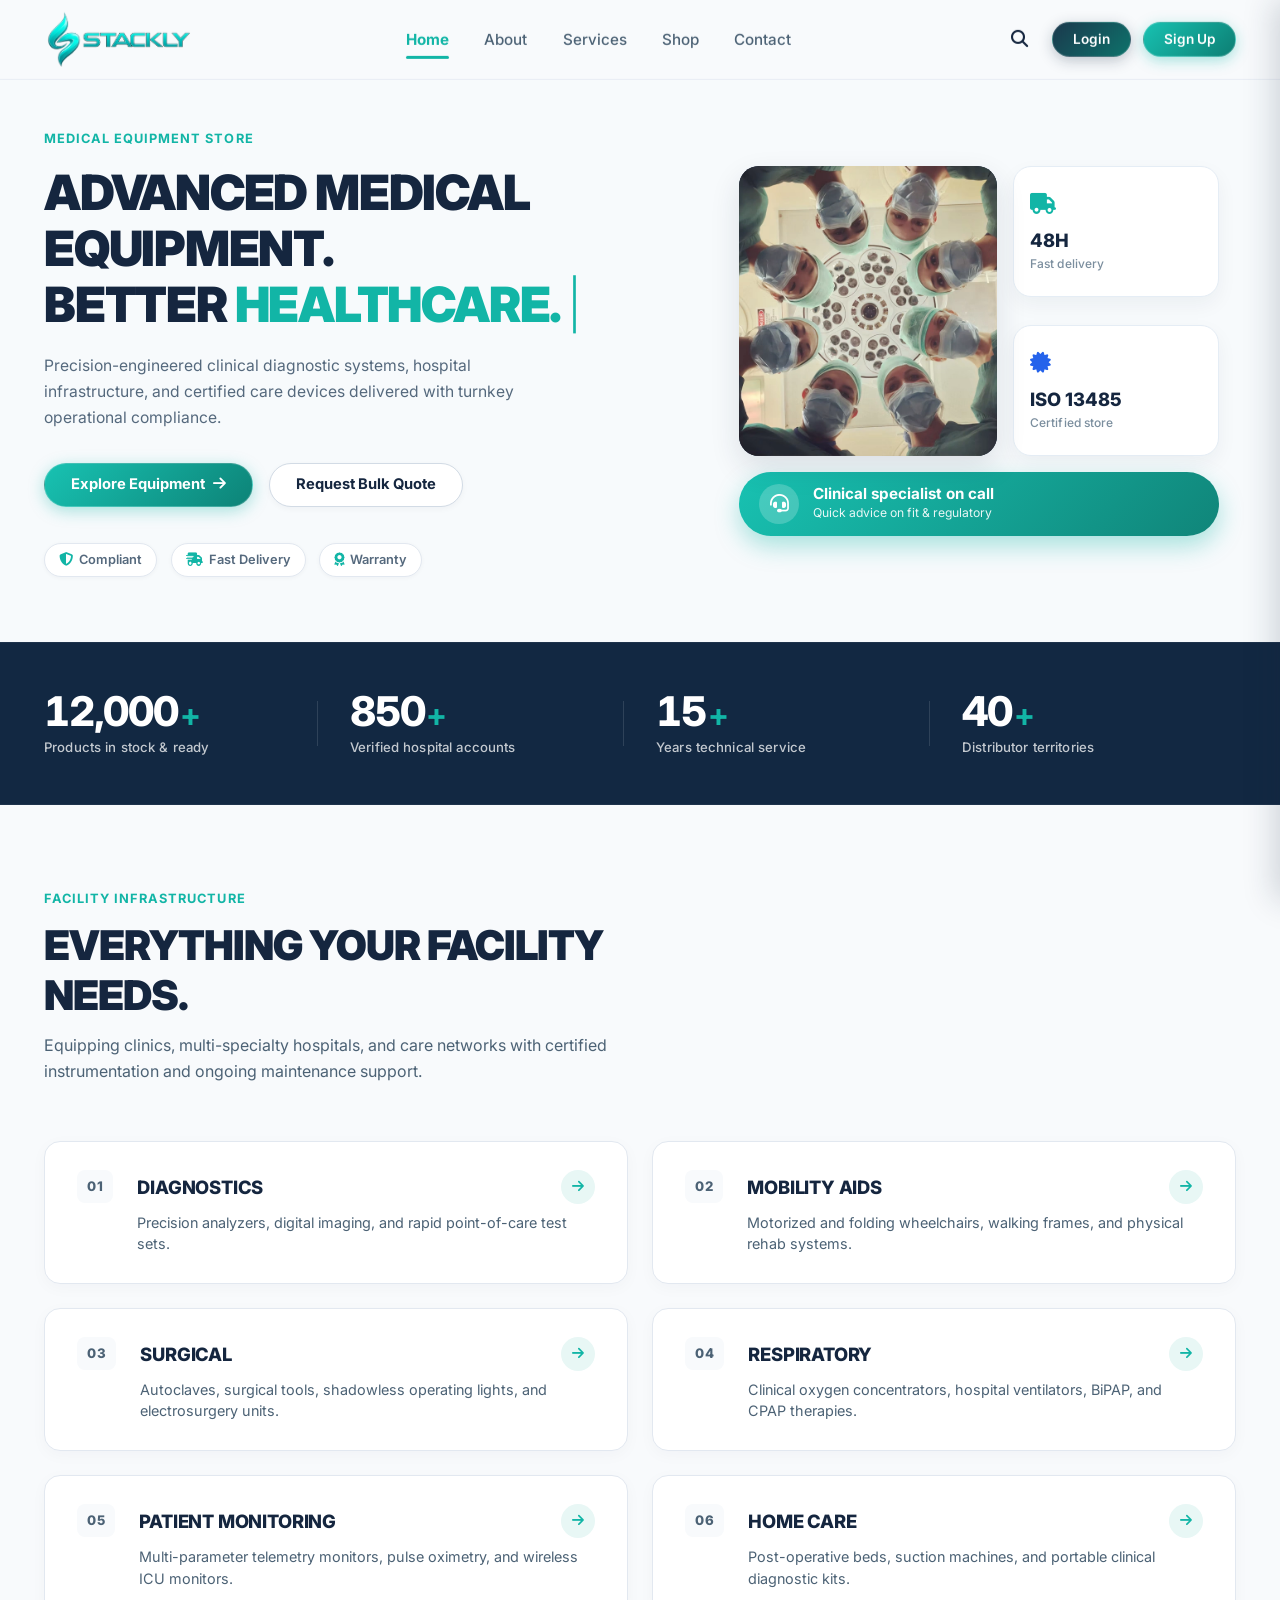
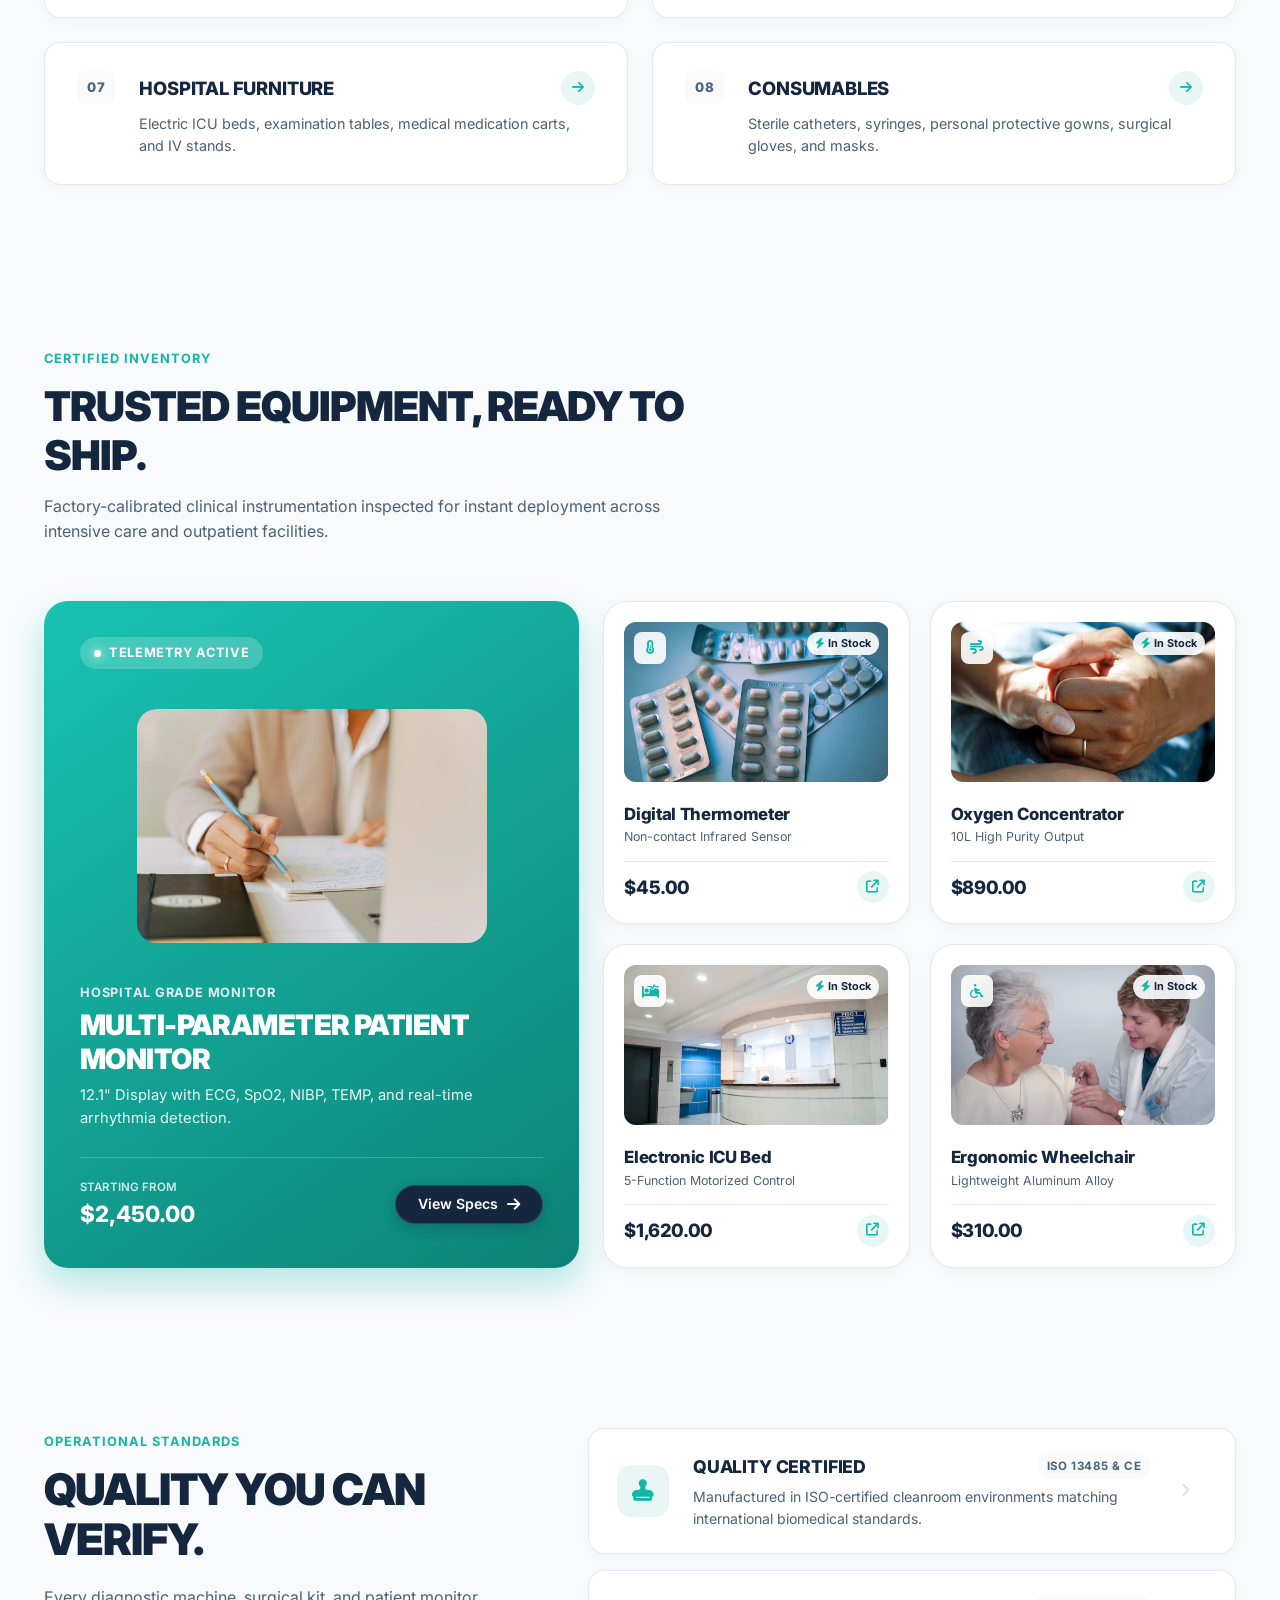
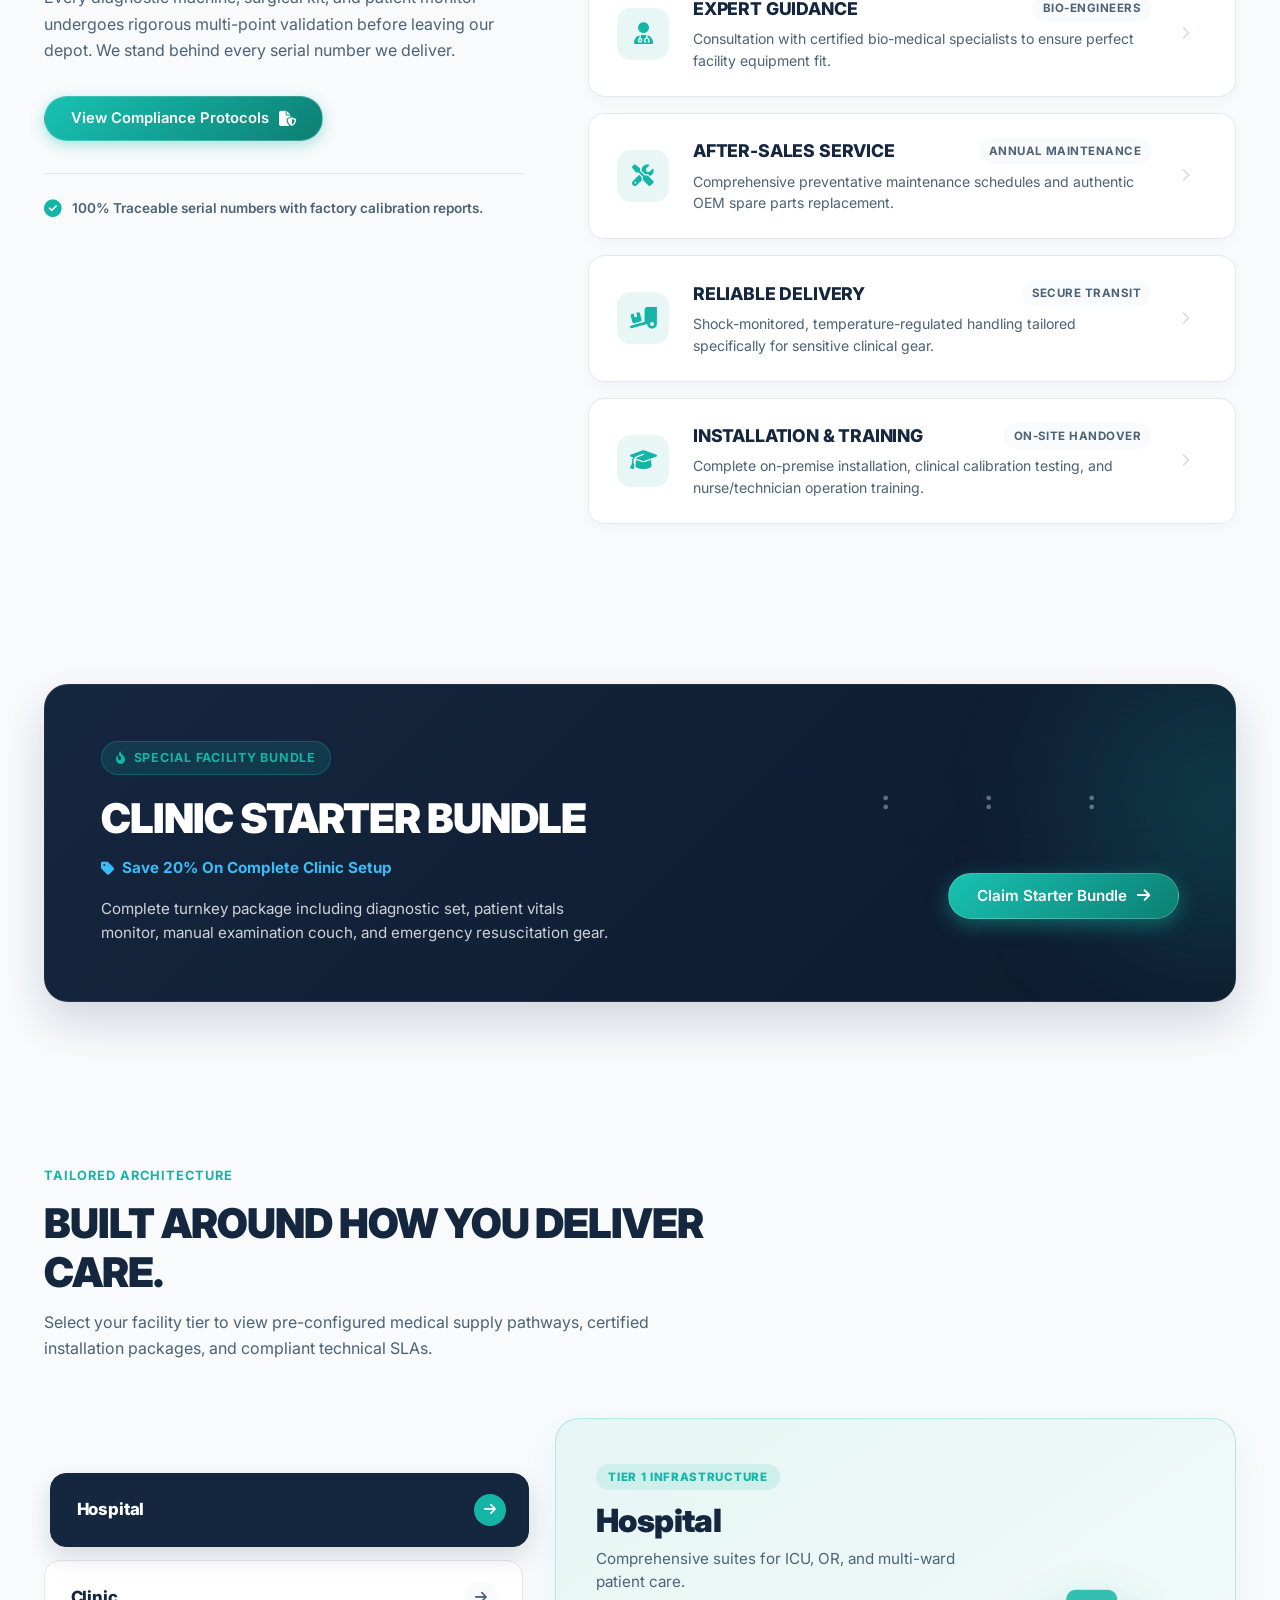
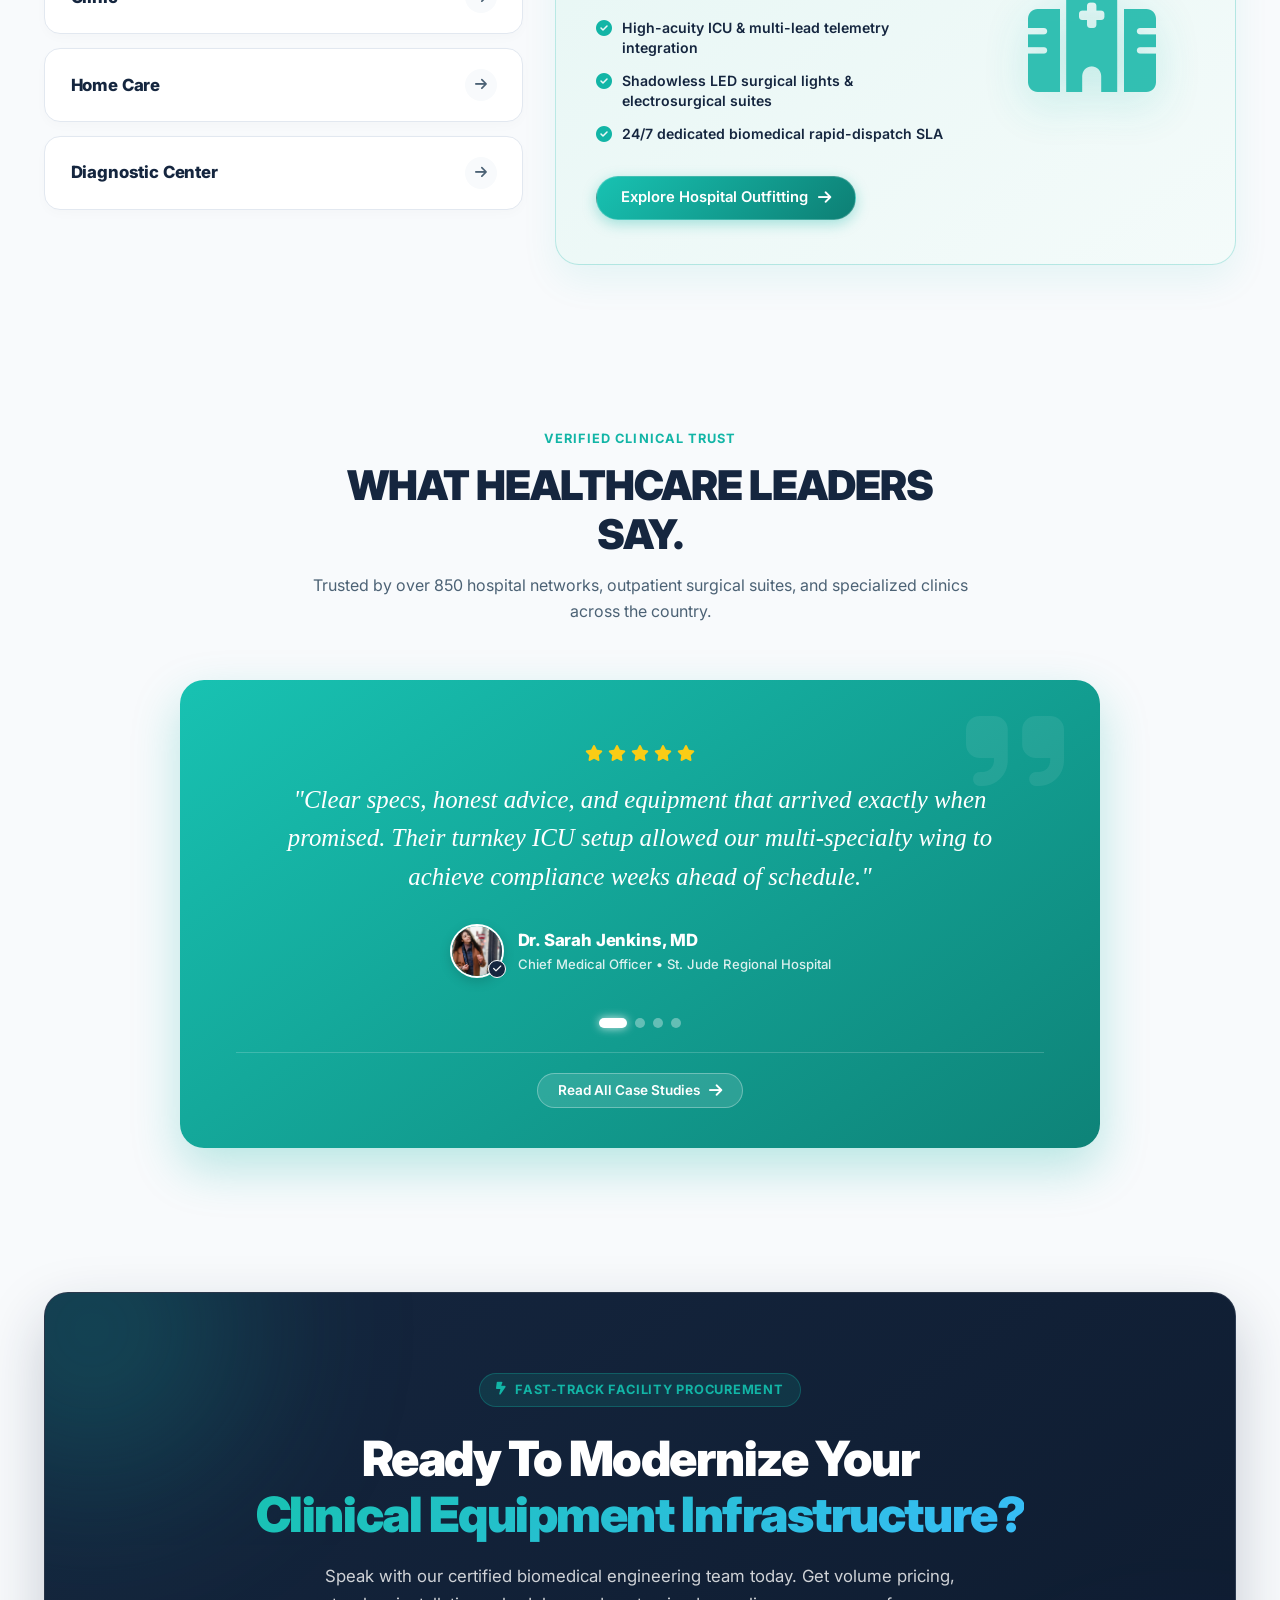
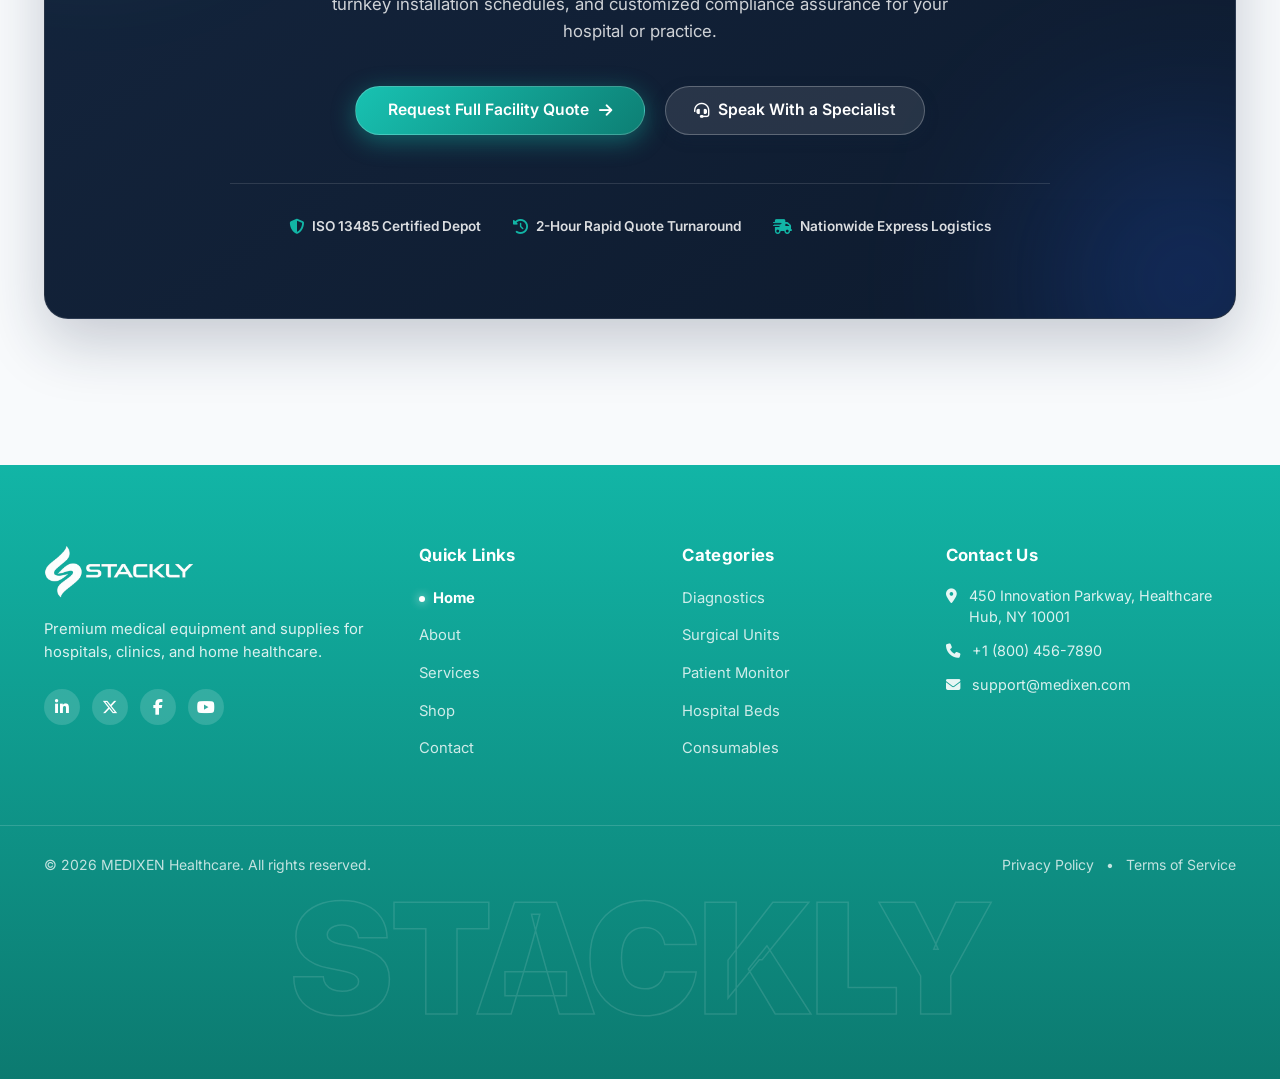
<file: index.html>
<!DOCTYPE html>
<html lang="en">

<head>
  <meta charset="UTF-8" />
  <meta name="viewport" content="width=device-width, initial-scale=1.0" />
  <title>Medical Equipment Store</title>

  <!-- Google Font -->
  <link rel="preconnect" href="https://fonts.googleapis.com">
  <link rel="preconnect" href="https://fonts.gstatic.com" crossorigin>
  <link href="https://fonts.googleapis.com/css2?family=Inter:wght@400;500;600;700;800&display=swap" rel="stylesheet">

  <!-- Font Awesome 6 -->
  <link rel="stylesheet" href="https://cdnjs.cloudflare.com/ajax/libs/font-awesome/6.5.1/css/all.min.css" />

  <link rel="icon" href="./assets/logo.webp" />
  <link rel="stylesheet" href="root.css" />
  <link rel="stylesheet" href="style.css" />
</head>

<body class="is-loading">

  <!-- ==================== PRELOADER ==================== -->
  <div class="preloader" id="preloader">
    <div class="preloader-content">
      <div class="preloader-pulse-box">
        <div class="pulse-icon"><i class="fa-solid fa-heart-pulse"></i></div>
        <svg class="ecg-svg" viewBox="0 0 300 100" fill="none">
          <path class="ecg-path" d="M0,50 L70,50 L85,20 L100,80 L115,30 L130,65 L145,50 L300,50" />
        </svg>
      </div>
      <div class="preloader-brand">STACKLY</div>
      <div class="preloader-status">Preparing medical equipment catalog...</div>
    </div>
  </div>

  <!-- ==================== HEADER NAVBAR ==================== -->
  <header class="site-header" id="header">
    <div class="container header-container">
      <!-- Logo -->
      <a href="index.html" class="brand-logo">
        <img src="./assets/logo 12.webp" alt="logo" width="150px" height="50px">
      </a>

      <!-- Desktop Navigation Menu -->
      <nav class="desktop-nav" aria-label="Main Navigation">
        <ul class="nav-list">
          <li><a href="index.html" class="nav-link">Home</a></li>
          <li><a href="about.html" class="nav-link">About</a></li>
          <li><a href="services.html" class="nav-link">Services</a></li>
          <li><a href="shop.html" class="nav-link">Shop</a></li>
          <li><a href="contact.html" class="nav-link">Contact</a></li>
        </ul>
      </nav>

      <!-- Right Header Actions -->
      <div class="header-actions">
        <button class="icon-btn search-toggle" aria-label="Search">
          <i class="fa-solid fa-magnifying-glass"></i>
        </button>

        <div class="header-auth-btns">
          <a href="login.html" class="btn btn-secondary btn-sm">Login</a>
          <a href="signup.html" class="btn btn-primary btn-sm">Sign Up</a>
        </div>

        <!-- Hamburger Button -->
        <button class="hamburger-btn" id="hamburgerBtn" aria-label="Toggle navigation" aria-expanded="false">
          <span class="bar line-1"></span>
          <span class="bar line-2"></span>
          <span class="bar line-3"></span>
        </button>
      </div>
    </div>
  </header>

  <!-- Mobile Drawer Overlay -->
  <div class="mobile-menu-overlay" id="mobileOverlay"></div>

  <!-- Mobile Drawer Menu -->
  <aside class="mobile-drawer" id="mobileDrawer">
    <div class="mobile-drawer-header">
      <a href="index.html" class="brand-logo">
        <img src="./assets/logo 12.webp" alt="logo" width="150px" height="50px">
      </a>
      <button class="close-drawer-btn" id="closeDrawerBtn" aria-label="Close menu">
        <i class="fa-solid fa-xmark"></i>
      </button>
    </div>

    <!-- Scrollable middle list area -->
    <div class="mobile-drawer-body">
      <nav class="mobile-nav">
        <ul class="mobile-nav-list">
          <li><a href="index.html" class="mobile-nav-link"><i class="fa-solid fa-house"></i> Home</a></li>
          <li><a href="about.html" class="mobile-nav-link"><i class="fa-solid fa-circle-info"></i> About</a>
          </li>
          <li><a href="services.html" class="mobile-nav-link"><i class="fa-solid fa-stethoscope"></i>
              Services</a></li>
          <li><a href="shop.html" class="mobile-nav-link"><i class="fa-solid fa-store"></i> Shop</a></li>
          <li><a href="contact.html" class="mobile-nav-link"><i class="fa-solid fa-envelope"></i> Contact</a>
          </li>
        </ul>
      </nav>
    </div>

    <!-- Fixed/Pinned Login & Sign Up Actions -->
    <div class="mobile-drawer-footer">
      <a href="login.html" class="btn btn-secondary w-full">
        <i class="fa-solid fa-arrow-right-to-bracket"></i> Login
      </a>
      <a href="signup.html" class="btn btn-primary w-full">
        <i class="fa-solid fa-user-plus"></i> Sign Up
      </a>
    </div>
  </aside>







  <!-- ==================== HERO SECTION (IMAGE 2 UI/UX) ==================== -->
  <section class="hero-section" id="home">
    <div class="container hero-container">

      <!-- Left Column: Content & Live Typewriter -->
      <div class="hero-content">
        <span class="hero-eyebrow">Medical Equipment Store</span>

        <h1 class="hero-title">
          ADVANCED MEDICAL EQUIPMENT.<br>
          <span class="hero-highlight">BETTER </span>
          <span class="typewriter-text" id="typewriterText"></span>
          <span class="typewriter-cursor">|</span>
        </h1>

        <p class="hero-description">
          Precision-engineered clinical diagnostic systems, hospital infrastructure, and certified care
          devices delivered with turnkey operational compliance.
        </p>

        <!-- Buttons: Fully Bulletproof Visibility -->
        <div class="hero-actions">
          <a href="shop.html" class="hero-btn hero-btn-primary">
            <span>Explore Equipment</span>
            <i class="fa-solid fa-arrow-right"></i>
          </a>
          <a href="contact.html" class="hero-btn hero-btn-outline">
            <span>Request Bulk Quote</span>
          </a>
        </div>

        <!-- Trust Badges Bar (Matches Image 2) -->
        <div class="hero-trust-row">
          <div class="trust-badge">
            <i class="fa-solid fa-shield-halved"></i>
            <span>Compliant</span>
          </div>
          <div class="trust-badge">
            <i class="fa-solid fa-truck-fast"></i>
            <span>Fast Delivery</span>
          </div>
          <div class="trust-badge">
            <i class="fa-solid fa-award"></i>
            <span>Warranty</span>
          </div>
        </div>
      </div>

      <!-- Right Column: Layered Composition from Image 2 -->
      <div class="hero-visual">
        <div class="hero-visual-grid">

          <!-- Left Side: Auto-Changing Vertical Doctor/Operating Card -->
          <div class="doctor-photo-card">
            <div class="doctor-slider-viewport">
              <div class="doc-slide active">
                <img src="./assets/img 1.webp"
                  alt="Doctor in surgery" class="doc-img">
              </div>
              <div class="doc-slide">
                <img src="./assets/img 2.webp"
                  alt="Specialist using clinical gear" class="doc-img">
              </div>
              <div class="doc-slide">
                <img src="./assets/img 3.webp"
                  alt="ICU equipment care" class="doc-img">
              </div>
            </div>
          </div>

          <!-- Right Side: 2 Stacked Stat Cards -->
          <div class="doctor-stats-stack">
            <!-- 48H Card -->
            <div class="stat-mini-card">
              <div class="stat-icon"><i class="fa-solid fa-truck"></i></div>
              <div class="stat-meta">
                <span class="stat-num">48H</span>
                <span class="stat-label">Fast delivery</span>
              </div>
            </div>

            <!-- ISO Card -->
            <div class="stat-mini-card">
              <div class="stat-icon iso-icon"><i class="fa-solid fa-certificate"></i></div>
              <div class="stat-meta">
                <span class="stat-num">ISO 13485</span>
                <span class="stat-label">Certified store</span>
              </div>
            </div>
          </div>

          <!-- Bottom Spanning Pill Card (Clinical Specialist On Call) -->
          <div class="clinical-specialist-card">
            <div class="specialist-avatar">
              <i class="fa-solid fa-headset"></i>
            </div>
            <div class="specialist-info">
              <strong>Clinical specialist on call</strong>
              <span>Quick advice on fit &amp; regulatory</span>
            </div>
          </div>

        </div>
      </div>

    </div>
  </section>







  <!-- ==================== STATS METRICS RIBBON ==================== -->
  <section class="stats-ribbon" id="stats">
    <div class="container stats-container">

      <!-- Stat Item 1 -->
      <div class="stat-item">
        <div class="stat-number-wrapper">
          <span class="stat-counter" data-target="12000">0</span>
          <span class="stat-suffix">+</span>
        </div>
        <p class="stat-label">Products in stock & ready</p>
      </div>

      <!-- Stat Item 2 -->
      <div class="stat-item">
        <div class="stat-number-wrapper">
          <span class="stat-counter" data-target="850">0</span>
          <span class="stat-suffix">+</span>
        </div>
        <p class="stat-label">Verified hospital accounts</p>
      </div>

      <!-- Stat Item 3 -->
      <div class="stat-item">
        <div class="stat-number-wrapper">
          <span class="stat-counter" data-target="15">0</span>
          <span class="stat-suffix">+</span>
        </div>
        <p class="stat-label">Years technical service</p>
      </div>

      <!-- Stat Item 4 -->
      <div class="stat-item">
        <div class="stat-number-wrapper">
          <span class="stat-counter" data-target="40">0</span>
          <span class="stat-suffix">+</span>
        </div>
        <p class="stat-label">Distributor territories</p>
      </div>

    </div>
  </section>







  <!-- ==================== CATEGORIES SECTION ==================== -->
  <section class="facility-categories section-padding" id="categories">
    <div class="container">

      <!-- Section Heading Header -->
      <div class="section-head-wrapper category-reveal">
        <span class="eyebrow-tag">Facility Infrastructure</span>
        <h2 class="section-heading">EVERYTHING YOUR FACILITY NEEDS.</h2>
        <p class="section-subtext">
          Equipping clinics, multi-specialty hospitals, and care networks with certified instrumentation and ongoing
          maintenance support.
        </p>
      </div>

      <!-- 8-Card Grid (Image 2 UI/UX) -->
      <div class="category-grid">

        <!-- Card 01: Diagnostics -->
        <a href="error.html" class="category-card category-reveal">
          <div class="card-num-box">
            <span class="card-index">01</span>
          </div>
          <div class="card-main-info">
            <div class="card-title-row">
              <h3 class="category-name">DIAGNOSTICS</h3>
              <span class="category-arrow-btn" aria-hidden="true">
                <i class="fa-solid fa-arrow-right"></i>
              </span>
            </div>
            <p class="category-desc">Precision analyzers, digital imaging, and rapid point-of-care test sets.</p>
            <div class="category-hover-reveal">
              <span class="hover-badge"><i class="fa-solid fa-check"></i> 142 Products In Stock</span>
            </div>
          </div>
        </a>

        <!-- Card 02: Mobility Aids -->
        <a href="error.html" class="category-card category-reveal">
          <div class="card-num-box">
            <span class="card-index">02</span>
          </div>
          <div class="card-main-info">
            <div class="card-title-row">
              <h3 class="category-name">MOBILITY AIDS</h3>
              <span class="category-arrow-btn" aria-hidden="true">
                <i class="fa-solid fa-arrow-right"></i>
              </span>
            </div>
            <p class="category-desc">Motorized and folding wheelchairs, walking frames, and physical rehab systems.</p>
            <div class="category-hover-reveal">
              <span class="hover-badge"><i class="fa-solid fa-check"></i> Ergonomic &amp; Certified</span>
            </div>
          </div>
        </a>

        <!-- Card 03: Surgical -->
        <a href="error.html" class="category-card category-reveal">
          <div class="card-num-box">
            <span class="card-index">03</span>
          </div>
          <div class="card-main-info">
            <div class="card-title-row">
              <h3 class="category-name">SURGICAL</h3>
              <span class="category-arrow-btn" aria-hidden="true">
                <i class="fa-solid fa-arrow-right"></i>
              </span>
            </div>
            <p class="category-desc">Autoclaves, surgical tools, shadowless operating lights, and electrosurgery units.
            </p>
            <div class="category-hover-reveal">
              <span class="hover-badge"><i class="fa-solid fa-check"></i> High Precision Grade</span>
            </div>
          </div>
        </a>

        <!-- Card 04: Respiratory -->
        <a href="error.html" class="category-card category-reveal">
          <div class="card-num-box">
            <span class="card-index">04</span>
          </div>
          <div class="card-main-info">
            <div class="card-title-row">
              <h3 class="category-name">RESPIRATORY</h3>
              <span class="category-arrow-btn" aria-hidden="true">
                <i class="fa-solid fa-arrow-right"></i>
              </span>
            </div>
            <p class="category-desc">Clinical oxygen concentrators, hospital ventilators, BiPAP, and CPAP therapies.</p>
            <div class="category-hover-reveal">
              <span class="hover-badge"><i class="fa-solid fa-check"></i> Continuous Flow Certified</span>
            </div>
          </div>
        </a>

        <!-- Card 05: Patient Monitoring -->
        <a href="error.html" class="category-card category-reveal">
          <div class="card-num-box">
            <span class="card-index">05</span>
          </div>
          <div class="card-main-info">
            <div class="card-title-row">
              <h3 class="category-name">PATIENT MONITORING</h3>
              <span class="category-arrow-btn" aria-hidden="true">
                <i class="fa-solid fa-arrow-right"></i>
              </span>
            </div>
            <p class="category-desc">Multi-parameter telemetry monitors, pulse oximetry, and wireless ICU monitors.</p>
            <div class="category-hover-reveal">
              <span class="hover-badge"><i class="fa-solid fa-check"></i> Real-time Telemetry</span>
            </div>
          </div>
        </a>

        <!-- Card 06: Home Care -->
        <a href="error.html" class="category-card category-reveal">
          <div class="card-num-box">
            <span class="card-index">06</span>
          </div>
          <div class="card-main-info">
            <div class="card-title-row">
              <h3 class="category-name">HOME CARE</h3>
              <span class="category-arrow-btn" aria-hidden="true">
                <i class="fa-solid fa-arrow-right"></i>
              </span>
            </div>
            <p class="category-desc">Post-operative beds, suction machines, and portable clinical diagnostic kits.</p>
            <div class="category-hover-reveal">
              <span class="hover-badge"><i class="fa-solid fa-check"></i> Patient-friendly Design</span>
            </div>
          </div>
        </a>

        <!-- Card 07: Hospital Furniture -->
        <a href="error.html" class="category-card category-reveal">
          <div class="card-num-box">
            <span class="card-index">07</span>
          </div>
          <div class="card-main-info">
            <div class="card-title-row">
              <h3 class="category-name">HOSPITAL FURNITURE</h3>
              <span class="category-arrow-btn" aria-hidden="true">
                <i class="fa-solid fa-arrow-right"></i>
              </span>
            </div>
            <p class="category-desc">Electric ICU beds, examination tables, medical medication carts, and IV stands.</p>
            <div class="category-hover-reveal">
              <span class="hover-badge"><i class="fa-solid fa-check"></i> Heavy-Duty Anti-Microbial</span>
            </div>
          </div>
        </a>

        <!-- Card 08: Consumables -->
        <a href="error.html" class="category-card category-reveal">
          <div class="card-num-box">
            <span class="card-index">08</span>
          </div>
          <div class="card-main-info">
            <div class="card-title-row">
              <h3 class="category-name">CONSUMABLES</h3>
              <span class="category-arrow-btn" aria-hidden="true">
                <i class="fa-solid fa-arrow-right"></i>
              </span>
            </div>
            <p class="category-desc">Sterile catheters, syringes, personal protective gowns, surgical gloves, and masks.
            </p>
            <div class="category-hover-reveal">
              <span class="hover-badge"><i class="fa-solid fa-check"></i> Bulk Ready Shipment</span>
            </div>
          </div>
        </a>

      </div>

    </div>
  </section>







  <!-- ==================== FEATURED BENTO SHOWCASE ==================== -->
  <section class="featured-bento section-padding" id="shop">
    <div class="container">

      <!-- Section Header -->
      <div class="section-head-wrapper bento-reveal">
        <span class="eyebrow-tag">Certified Inventory</span>
        <h2 class="section-heading">TRUSTED EQUIPMENT, READY TO SHIP.</h2>
        <p class="section-subtext">
          Factory-calibrated clinical instrumentation inspected for instant deployment across intensive care and
          outpatient facilities.
        </p>
      </div>

      <!-- Bento Grid Layout -->
      <div class="bento-grid">

        <!-- Left Spotlight Card: Multi-Parameter ECG Monitor -->
        <div class="bento-card bento-spotlight bento-reveal">
          <div class="spotlight-badge">
            <span class="live-dot"></span>
            <span>Telemetry Active</span>
          </div>

          <div class="spotlight-visual">
            <div class="ecg-glow-aura"></div>
            <!-- Animated ECG Waveform -->
            <img src="./assets/img 8.webp" alt="logo" width="350px" height="150px">
          </div>

          <div class="spotlight-details">
            <span class="spotlight-tag">Hospital Grade Monitor</span>
            <h3 class="spotlight-title">MULTI-PARAMETER PATIENT MONITOR</h3>
            <p class="spotlight-desc">12.1" Display with ECG, SpO2, NIBP, TEMP, and real-time arrhythmia detection.</p>

            <div class="spotlight-footer">
              <div class="spotlight-price">
                <span class="price-label">Starting From</span>
                <span class="price-val">$2,450.00</span>
              </div>
              <a href="error.html" class="btn btn-secondary spotlight-btn">
                <span>View Specs</span>
                <i class="fa-solid fa-arrow-right"></i>
              </a>
            </div>
          </div>
        </div>

        <!-- Right 4-Product Grid -->
        <div class="bento-products-grid">

          <!-- Product 1: Digital Thermometer -->
          <div class="bento-card product-card bento-reveal">
            <div class="product-visual">
              <div class="product-glow"></div>
              <div class="product-icon-wrap">
                <i class="fa-solid fa-temperature-half"></i>
              </div>
              <img src="./assets/img 4.webp"
                alt="Clinical Infrared Thermometer" class="product-img">
              <span class="shipping-tag"><i class="fa-solid fa-bolt"></i> In Stock</span>
            </div>

            <div class="product-meta">
              <h4 class="product-name">Digital Thermometer</h4>
              <span class="product-spec">Non-contact Infrared Sensor</span>
              <div class="product-bottom-row">
                <span class="product-price">$45.00</span>
                <a href="error.html" class="quick-view-btn" aria-label="Quick View">
                  <i class="fa-solid fa-arrow-up-right-from-square"></i>
                </a>
              </div>
            </div>
          </div>

          <!-- Product 2: Oxygen Concentrator -->
          <div class="bento-card product-card bento-reveal">
            <div class="product-visual">
              <div class="product-glow"></div>
              <div class="product-icon-wrap">
                <i class="fa-solid fa-wind"></i>
              </div>
              <img src="./assets/img 5.webp"
                alt="Oxygen Concentrator Unit" class="product-img">
              <span class="shipping-tag"><i class="fa-solid fa-bolt"></i> In Stock</span>
            </div>

            <div class="product-meta">
              <h4 class="product-name">Oxygen Concentrator</h4>
              <span class="product-spec">10L High Purity Output</span>
              <div class="product-bottom-row">
                <span class="product-price">$890.00</span>
                <a href="error.html" class="quick-view-btn" aria-label="Quick View">
                  <i class="fa-solid fa-arrow-up-right-from-square"></i>
                </a>
              </div>
            </div>
          </div>

          <!-- Product 3: ICU Bed -->
          <div class="bento-card product-card bento-reveal">
            <div class="product-visual">
              <div class="product-glow"></div>
              <div class="product-icon-wrap">
                <i class="fa-solid fa-bed-pulse"></i>
              </div>
              <img src="./assets/img 6.webp"
                alt="Electric Hospital Bed" class="product-img">
              <span class="shipping-tag"><i class="fa-solid fa-bolt"></i> In Stock</span>
            </div>

            <div class="product-meta">
              <h4 class="product-name">Electronic ICU Bed</h4>
              <span class="product-spec">5-Function Motorized Control</span>
              <div class="product-bottom-row">
                <span class="product-price">$1,620.00</span>
                <a href="error.html" class="quick-view-btn" aria-label="Quick View">
                  <i class="fa-solid fa-arrow-up-right-from-square"></i>
                </a>
              </div>
            </div>
          </div>

          <!-- Product 4: Folding Wheelchair -->
          <div class="bento-card product-card bento-reveal">
            <div class="product-visual">
              <div class="product-glow"></div>
              <div class="product-icon-wrap">
                <i class="fa-solid fa-wheelchair"></i>
              </div>
              <img src="./assets/img 7.webp"
                alt="Ergonomic Wheelchair" class="product-img">
              <span class="shipping-tag"><i class="fa-solid fa-bolt"></i> In Stock</span>
            </div>

            <div class="product-meta">
              <h4 class="product-name">Ergonomic Wheelchair</h4>
              <span class="product-spec">Lightweight Aluminum Alloy</span>
              <div class="product-bottom-row">
                <span class="product-price">$310.00</span>
                <a href="error.html" class="quick-view-btn" aria-label="Quick View">
                  <i class="fa-solid fa-arrow-up-right-from-square"></i>
                </a>
              </div>
            </div>
          </div>

        </div>
      </div>

    </div>
  </section>







  <!-- ==================== QUALITY VERIFICATION SECTION ==================== -->
  <section class="quality-verify section-padding" id="quality">
    <div class="container quality-container">

      <!-- Left Column: Title & CTA -->
      <div class="quality-content quality-reveal">
        <span class="eyebrow-tag">Operational Standards</span>
        <h2 class="section-heading">QUALITY YOU CAN VERIFY.</h2>
        <p class="section-subtext">
          Every diagnostic machine, surgical kit, and patient monitor undergoes rigorous multi-point validation before
          leaving our depot. We stand behind every serial number we deliver.
        </p>

        <div class="quality-actions">
          <a href="error.html" class="btn btn-primary quality-btn">
            <span>View Compliance Protocols</span>
            <i class="fa-solid fa-file-shield"></i>
          </a>
        </div>

        <!-- Live Trust Footnote -->
        <div class="quality-footnote">
          <i class="fa-solid fa-circle-check"></i>
          <span>100% Traceable serial numbers with factory calibration reports.</span>
        </div>
      </div>

      <!-- Right Column: 5 Interactive Checklist Rows -->
      <div class="quality-list">

        <!-- Item 1: Quality Certified -->
        <div class="quality-card quality-reveal">
          <div class="quality-icon-wrap">
            <i class="fa-solid fa-stamp"></i>
          </div>
          <div class="quality-card-body">
            <div class="quality-card-head">
              <h3 class="quality-card-title">QUALITY CERTIFIED</h3>
              <span class="quality-status-tag">ISO 13485 &amp; CE</span>
            </div>
            <p class="quality-card-desc">Manufactured in ISO-certified cleanroom environments matching international
              biomedical standards.</p>
          </div>
          <div class="quality-card-arrow" aria-hidden="true">
            <i class="fa-solid fa-chevron-right"></i>
          </div>
        </div>

        <!-- Item 2: Expert Guidance -->
        <div class="quality-card quality-reveal">
          <div class="quality-icon-wrap">
            <i class="fa-solid fa-user-doctor"></i>
          </div>
          <div class="quality-card-body">
            <div class="quality-card-head">
              <h3 class="quality-card-title">EXPERT GUIDANCE</h3>
              <span class="quality-status-tag">Bio-Engineers</span>
            </div>
            <p class="quality-card-desc">Consultation with certified bio-medical specialists to ensure perfect facility
              equipment fit.</p>
          </div>
          <div class="quality-card-arrow" aria-hidden="true">
            <i class="fa-solid fa-chevron-right"></i>
          </div>
        </div>

        <!-- Item 3: After-Sales Service -->
        <div class="quality-card quality-reveal">
          <div class="quality-icon-wrap">
            <i class="fa-solid fa-screwdriver-wrench"></i>
          </div>
          <div class="quality-card-body">
            <div class="quality-card-head">
              <h3 class="quality-card-title">AFTER-SALES SERVICE</h3>
              <span class="quality-status-tag">Annual Maintenance</span>
            </div>
            <p class="quality-card-desc">Comprehensive preventative maintenance schedules and authentic OEM spare parts
              replacement.</p>
          </div>
          <div class="quality-card-arrow" aria-hidden="true">
            <i class="fa-solid fa-chevron-right"></i>
          </div>
        </div>

        <!-- Item 4: Reliable Delivery -->
        <div class="quality-card quality-reveal">
          <div class="quality-icon-wrap">
            <i class="fa-solid fa-truck-ramp-box"></i>
          </div>
          <div class="quality-card-body">
            <div class="quality-card-head">
              <h3 class="quality-card-title">RELIABLE DELIVERY</h3>
              <span class="quality-status-tag">Secure Transit</span>
            </div>
            <p class="quality-card-desc">Shock-monitored, temperature-regulated handling tailored specifically for
              sensitive clinical gear.</p>
          </div>
          <div class="quality-card-arrow" aria-hidden="true">
            <i class="fa-solid fa-chevron-right"></i>
          </div>
        </div>

        <!-- Item 5: Installation & Training -->
        <div class="quality-card quality-reveal">
          <div class="quality-icon-wrap">
            <i class="fa-solid fa-graduation-cap"></i>
          </div>
          <div class="quality-card-body">
            <div class="quality-card-head">
              <h3 class="quality-card-title">INSTALLATION &amp; TRAINING</h3>
              <span class="quality-status-tag">On-Site Handover</span>
            </div>
            <p class="quality-card-desc">Complete on-premise installation, clinical calibration testing, and
              nurse/technician operation training.</p>
          </div>
          <div class="quality-card-arrow" aria-hidden="true">
            <i class="fa-solid fa-chevron-right"></i>
          </div>
        </div>

      </div>

    </div>
  </section>







  <!-- ==================== PROMO DEAL BANNER ==================== -->
  <section class="deal-section section-padding" id="deals">
    <div class="container">

      <div class="deal-banner promo-reveal">
        <div class="deal-glow-aura" aria-hidden="true"></div>

        <!-- Left Column: Details -->
        <div class="deal-content">
          <span class="deal-badge">
            <i class="fa-solid fa-fire-flame-curved"></i> Special Facility Bundle
          </span>
          <h2 class="deal-title">CLINIC STARTER BUNDLE</h2>
          <div class="deal-discount-tag">
            <i class="fa-solid fa-tag"></i>
            <span>Save 20% On Complete Clinic Setup</span>
          </div>
          <p class="deal-desc">
            Complete turnkey package including diagnostic set, patient vitals monitor, manual examination couch, and
            emergency resuscitation gear.
          </p>
        </div>

        <!-- Right Column: Live Countdown & CTA -->
        <div class="deal-action-box">
          <div class="countdown-timer" id="countdownTimer">

            <div class="time-block">
              <span class="time-num" id="cdDays">09</span>
              <span class="time-unit">Days</span>
            </div>
            <span class="time-divider">:</span>

            <div class="time-block">
              <span class="time-num" id="cdHours">04</span>
              <span class="time-unit">Hours</span>
            </div>
            <span class="time-divider">:</span>

            <div class="time-block">
              <span class="time-num" id="cdMins">06</span>
              <span class="time-unit">Mins</span>
            </div>
            <span class="time-divider">:</span>

            <div class="time-block">
              <span class="time-num" id="cdSecs">54</span>
              <span class="time-unit">Secs</span>
            </div>

          </div>

          <div class="deal-btn-wrap">
            <a href="error.html" class="btn btn-primary deal-cta-btn">
              <span>Claim Starter Bundle</span>
              <i class="fa-solid fa-arrow-right"></i>
            </a>
          </div>
        </div>

      </div>

    </div>
  </section>







  <!-- ==================== FACILITY SOLUTIONS SECTION ==================== -->
  <section class="facility-solutions section-padding" id="solutions">
    <div class="container">

      <!-- Section Heading -->
      <div class="section-head-wrapper solution-reveal">
        <span class="eyebrow-tag">Tailored Architecture</span>
        <h2 class="section-heading">BUILT AROUND HOW YOU DELIVER CARE.</h2>
        <p class="section-subtext">
          Select your facility tier to view pre-configured medical supply pathways, certified installation packages, and
          compliant technical SLAs.
        </p>
      </div>

      <!-- Interactive 2-Column Showcase -->
      <div class="solutions-grid">

        <!-- Left Column: Interactive Nav List -->
        <div class="solution-nav-list solution-reveal">

          <!-- Tab 1: Hospital -->
          <button type="button" class="solution-tab-btn active" data-target="hospital">
            <span class="tab-label">Hospital</span>
            <span class="tab-arrow"><i class="fa-solid fa-arrow-right"></i></span>
          </button>

          <!-- Tab 2: Clinic -->
          <button type="button" class="solution-tab-btn" data-target="clinic">
            <span class="tab-label">Clinic</span>
            <span class="tab-arrow"><i class="fa-solid fa-arrow-right"></i></span>
          </button>

          <!-- Tab 3: Home Care -->
          <button type="button" class="solution-tab-btn" data-target="homecare">
            <span class="tab-label">Home Care</span>
            <span class="tab-arrow"><i class="fa-solid fa-arrow-right"></i></span>
          </button>

          <!-- Tab 4: Diagnostic Center -->
          <button type="button" class="solution-tab-btn" data-target="diagnostics">
            <span class="tab-label">Diagnostic Center</span>
            <span class="tab-arrow"><i class="fa-solid fa-arrow-right"></i></span>
          </button>

        </div>

        <!-- Right Column: Dynamic Preview Container -->
        <div class="solution-display-card solution-reveal">
          <div class="solution-display-wrapper">

            <!-- Panel 1: Hospital (Active by default) -->
            <div class="solution-panel active" id="panel-hospital">
              <div class="panel-main">
                <span class="panel-tier-badge">Tier 1 Infrastructure</span>
                <h3 class="panel-title">Hospital</h3>
                <p class="panel-subtitle">Comprehensive suites for ICU, OR, and multi-ward patient care.</p>

                <ul class="panel-checklist">
                  <li><i class="fa-solid fa-circle-check"></i> High-acuity ICU &amp; multi-lead telemetry integration
                  </li>
                  <li><i class="fa-solid fa-circle-check"></i> Shadowless LED surgical lights &amp; electrosurgical
                    suites</li>
                  <li><i class="fa-solid fa-circle-check"></i> 24/7 dedicated biomedical rapid-dispatch SLA</li>
                </ul>

                <div class="panel-cta">
                  <a href="error.html" class="btn btn-primary solution-action-btn">
                    <span>Explore Hospital Outfitting</span>
                    <i class="fa-solid fa-arrow-right"></i>
                  </a>
                </div>
              </div>

              <div class="panel-icon-graphic">
                <i class="fa-solid fa-hospital"></i>
              </div>
            </div>

            <!-- Panel 2: Clinic -->
            <div class="solution-panel" id="panel-clinic">
              <div class="panel-main">
                <span class="panel-tier-badge">Outpatient Specialist</span>
                <h3 class="panel-title">Clinic</h3>
                <p class="panel-subtitle">Turnkey packages for general practice, dental, and outpatient examination.</p>

                <ul class="panel-checklist">
                  <li><i class="fa-solid fa-circle-check"></i> Compact wall-mounted diagnostic stations</li>
                  <li><i class="fa-solid fa-circle-check"></i> Automated sterilization autoclaves &amp; tray packages
                  </li>
                  <li><i class="fa-solid fa-circle-check"></i> Low-maintenance preventive calibration coverage</li>
                </ul>

                <div class="panel-cta">
                  <a href="error.html" class="btn btn-primary solution-action-btn">
                    <span>Explore Clinic Bundles</span>
                    <i class="fa-solid fa-arrow-right"></i>
                  </a>
                </div>
              </div>

              <div class="panel-icon-graphic">
                <i class="fa-solid fa-house-medical"></i>
              </div>
            </div>

            <!-- Panel 3: Home Care -->
            <div class="solution-panel" id="panel-homecare">
              <div class="panel-main">
                <span class="panel-tier-badge">Post-Acute &amp; Assisted</span>
                <h3 class="panel-title">Home Care</h3>
                <p class="panel-subtitle">Safe, patient-friendly mobility and respiratory gear for residential recovery.
                </p>

                <ul class="panel-checklist">
                  <li><i class="fa-solid fa-circle-check"></i> Ultra-quiet clinical oxygen concentrators (5L / 10L)</li>
                  <li><i class="fa-solid fa-circle-check"></i> Fully electric 3-function home healthcare beds</li>
                  <li><i class="fa-solid fa-circle-check"></i> Direct patient doorstep delivery &amp; caregiver demo
                  </li>
                </ul>

                <div class="panel-cta">
                  <a href="error.html" class="btn btn-primary solution-action-btn">
                    <span>Explore Home Solutions</span>
                    <i class="fa-solid fa-arrow-right"></i>
                  </a>
                </div>
              </div>

              <div class="panel-icon-graphic">
                <i class="fa-solid fa-heart-pulse"></i>
              </div>
            </div>

            <!-- Panel 4: Diagnostic Center -->
            <div class="solution-panel" id="panel-diagnostics">
              <div class="panel-main">
                <span class="panel-tier-badge">Clinical Laboratory</span>
                <h3 class="panel-title">Diagnostic Center</h3>
                <p class="panel-subtitle">High-throughput analyzers, radiology support, and cold-chain sample logistics.
                </p>

                <ul class="panel-checklist">
                  <li><i class="fa-solid fa-circle-check"></i> Multi-channel automated hematology &amp; biochemistry
                    systems</li>
                  <li><i class="fa-solid fa-circle-check"></i> Digital point-of-care ultrasound scanners</li>
                  <li><i class="fa-solid fa-circle-check"></i> ISO 15189 compliance audit documentation</li>
                </ul>

                <div class="panel-cta">
                  <a href="error.html" class="btn btn-primary solution-action-btn">
                    <span>Explore Lab Technology</span>
                    <i class="fa-solid fa-arrow-right"></i>
                  </a>
                </div>
              </div>

              <div class="panel-icon-graphic">
                <i class="fa-solid fa-microscope"></i>
              </div>
            </div>

          </div>
        </div>

      </div>

    </div>
  </section>







  <!-- ==================== TESTIMONIALS SECTION ==================== -->
  <section class="testimonial-section section-padding" id="testimonials">
    <div class="container">

      <!-- Section Header -->
      <div class="section-head-wrapper text-center testimonial-reveal">
        <span class="eyebrow-tag">Verified Clinical Trust</span>
        <h2 class="section-heading">WHAT HEALTHCARE LEADERS SAY.</h2>
        <p class="section-subtext">
          Trusted by over 850 hospital networks, outpatient surgical suites, and specialized clinics across the country.
        </p>
      </div>

      <!-- Main Testimonial Card Container -->
      <div class="testimonial-card-container testimonial-reveal">

        <!-- Big Decorative Background Quote -->
        <div class="quote-watermark" aria-hidden="true">
          <i class="fa-solid fa-quote-right"></i>
        </div>

        <!-- Testimonial Slides Track -->
        <div class="testimonial-track" id="testimonialTrack">

          <!-- Slide 1 -->
          <div class="testimonial-slide active">
            <div class="testimonial-rating">
              <i class="fa-solid fa-star"></i>
              <i class="fa-solid fa-star"></i>
              <i class="fa-solid fa-star"></i>
              <i class="fa-solid fa-star"></i>
              <i class="fa-solid fa-star"></i>
            </div>

            <blockquote class="testimonial-quote">
              "Clear specs, honest advice, and equipment that arrived exactly when promised. Their turnkey ICU setup
              allowed our multi-specialty wing to achieve compliance weeks ahead of schedule."
            </blockquote>

            <div class="testimonial-author">
              <div class="author-avatar-wrap">
                <img src="./assets/girl 14.webp"
                  alt="Dr. Sarah Jenkins" class="author-avatar">
                <span class="author-badge"><i class="fa-solid fa-check"></i></span>
              </div>
              <div class="author-meta">
                <strong class="author-name">Dr. Sarah Jenkins, MD</strong>
                <span class="author-role">Chief Medical Officer &bull; St. Jude Regional Hospital</span>
              </div>
            </div>
          </div>

          <!-- Slide 2 -->
          <div class="testimonial-slide">
            <div class="testimonial-rating">
              <i class="fa-solid fa-star"></i>
              <i class="fa-solid fa-star"></i>
              <i class="fa-solid fa-star"></i>
              <i class="fa-solid fa-star"></i>
              <i class="fa-solid fa-star"></i>
            </div>

            <blockquote class="testimonial-quote">
              "The reliability of their patient telemetry monitors and emergency resuscitation kits has set a new
              benchmark for our emergency department. First-class customer calibration support."
            </blockquote>

            <div class="testimonial-author">
              <div class="author-avatar-wrap">
                <img src="./assets/boy 7.webp"
                  alt="Dr. Marcus Vance" class="author-avatar">
                <span class="author-badge"><i class="fa-solid fa-check"></i></span>
              </div>
              <div class="author-meta">
                <strong class="author-name">Dr. Marcus Vance</strong>
                <span class="author-role">Director of Emergency Medicine &bull; Apex Trauma Center</span>
              </div>
            </div>
          </div>

          <!-- Slide 3 -->
          <div class="testimonial-slide">
            <div class="testimonial-rating">
              <i class="fa-solid fa-star"></i>
              <i class="fa-solid fa-star"></i>
              <i class="fa-solid fa-star"></i>
              <i class="fa-solid fa-star"></i>
              <i class="fa-solid fa-star"></i>
            </div>

            <blockquote class="testimonial-quote">
              "As biomedical engineers, we inspect every diagnostic device meticulously. Medixen’s factory calibration
              documentation and ISO traceable reports make regulatory audits effortless."
            </blockquote>

            <div class="testimonial-author">
              <div class="author-avatar-wrap">
                <img src="./assets/girl 9.webp"
                  alt="Elena Rostova" class="author-avatar">
                <span class="author-badge"><i class="fa-solid fa-check"></i></span>
              </div>
              <div class="author-meta">
                <strong class="author-name">Elena Rostova, BME</strong>
                <span class="author-role">Lead Biomedical Specialist &bull; Metro Diagnostic Network</span>
              </div>
            </div>
          </div>

          <!-- Slide 4 -->
          <div class="testimonial-slide">
            <div class="testimonial-rating">
              <i class="fa-solid fa-star"></i>
              <i class="fa-solid fa-star"></i>
              <i class="fa-solid fa-star"></i>
              <i class="fa-solid fa-star"></i>
              <i class="fa-solid fa-star"></i>
            </div>

            <blockquote class="testimonial-quote">
              "Procuring oxygen concentrators and motorized beds for post-surgical care was seamless. Their expedited
              48-hour delivery helped our transition team deliver uninterrupted care."
            </blockquote>

            <div class="testimonial-author">
              <div class="author-avatar-wrap">
                <img src="./assets/girl 4.webp"
                  alt="Dr. Ananya Roy" class="author-avatar">
                <span class="author-badge"><i class="fa-solid fa-check"></i></span>
              </div>
              <div class="author-meta">
                <strong class="author-name">Dr. Ananya Roy</strong>
                <span class="author-role">Head of Post-Acute Care &bull; CareBridge Health Systems</span>
              </div>
            </div>
          </div>

        </div>

        <!-- Carousel Pagination Dots -->
        <div class="testimonial-dots" id="testimonialDots">
          <button class="t-dot active" aria-label="Go to testimonial 1" data-index="0"></button>
          <button class="t-dot" aria-label="Go to testimonial 2" data-index="1"></button>
          <button class="t-dot" aria-label="Go to testimonial 3" data-index="2"></button>
          <button class="t-dot" aria-label="Go to testimonial 4" data-index="3"></button>
        </div>

        <!-- Trust Action Footer Inside Card -->
        <div class="testimonial-cta-row">
          <a href="error.html" class="btn btn-outline t-explore-btn">
            <span>Read All Case Studies</span>
            <i class="fa-solid fa-arrow-right"></i>
          </a>
        </div>

      </div>

    </div>
  </section>








  <!-- ==================== FINAL CTA CONVERSION SECTION ==================== -->
  <section class="final-cta-section" id="get-started">
    <div class="container">
      <div class="final-cta-card final-cta-reveal">

        <!-- Ambient Decorative Radial Glows -->
        <div class="cta-ambient-glow glow-left" aria-hidden="true"></div>
        <div class="cta-ambient-glow glow-right" aria-hidden="true"></div>

        <!-- Center Content -->
        <div class="final-cta-content">
          <span class="cta-eyebrow">
            <i class="fa-solid fa-bolt-lightning"></i> Fast-Track Facility Procurement
          </span>

          <h2 class="final-cta-title">
            Ready To Modernize Your <br>
            <span class="cta-gradient-text">Clinical Equipment Infrastructure?</span>
          </h2>

          <p class="final-cta-desc">
            Speak with our certified biomedical engineering team today. Get volume pricing, turnkey installation
            schedules, and customized compliance assurance for your hospital or practice.
          </p>

          <!-- CTA Action Buttons -->
          <div class="final-cta-actions">
            <a href="error.html" class="btn btn-primary cta-btn-main">
              <span>Request Full Facility Quote</span>
              <i class="fa-solid fa-arrow-right"></i>
            </a>
            <a href="error.html" class="btn btn-secondary cta-btn-secondary">
              <i class="fa-solid fa-headset"></i>
              <span>Speak With a Specialist</span>
            </a>
          </div>

          <!-- Trust Mini Badges -->
          <div class="final-cta-trust">
            <div class="cta-trust-item">
              <i class="fa-solid fa-shield-halved"></i>
              <span>ISO 13485 Certified Depot</span>
            </div>
            <div class="cta-trust-item">
              <i class="fa-solid fa-clock-rotate-left"></i>
              <span>2-Hour Rapid Quote Turnaround</span>
            </div>
            <div class="cta-trust-item">
              <i class="fa-solid fa-truck-fast"></i>
              <span>Nationwide Express Logistics</span>
            </div>
          </div>

        </div>

      </div>
    </div>
  </section>







  <!-- ==================== FOOTER SECTION ==================== -->
  <footer class="site-footer" id="siteFooter">
    <div class="container footer-container">

      <!-- Brand & Socials -->
      <div class="footer-col footer-col-brand">
        <a href="index.html" class="footer-logo">
          <img src="./assets/logo 23.webp" alt="logo" width="150px" height="50px">
        </a>
        <p class="footer-bio">
          Premium medical equipment and supplies for hospitals, clinics, and home healthcare.
        </p>
        <div class="footer-socials">
          <a href="error.html" class="social-link" aria-label="LinkedIn"><i class="fa-brands fa-linkedin-in"></i></a>
          <a href="error.html" class="social-link" aria-label="Twitter"><i class="fa-brands fa-x-twitter"></i></a>
          <a href="error.html" class="social-link" aria-label="Facebook"><i class="fa-brands fa-facebook-f"></i></a>
          <a href="error.html" class="social-link" aria-label="YouTube"><i class="fa-brands fa-youtube"></i></a>
        </div>
      </div>

      <!-- Quick Links -->
      <div class="footer-col">
        <h4 class="footer-heading">Quick Links</h4>
        <ul class="footer-nav-list">
          <li><a href="index.html" class="footer-nav-link">Home</a></li>
          <li><a href="about.html" class="footer-nav-link">About</a></li>
          <li><a href="services.html" class="footer-nav-link">Services</a></li>
          <li><a href="shop.html" class="footer-nav-link">Shop</a></li>
          <li><a href="contact.html" class="footer-nav-link">Contact</a></li>
        </ul>
      </div>

      <!-- Categories -->
      <div class="footer-col">
        <h4 class="footer-heading">Categories</h4>
        <ul class="footer-links-list">
          <li><a href="shop.html">Diagnostics</a></li>
          <li><a href="shop.html">Surgical Units</a></li>
          <li><a href="shop.html">Patient Monitor</a></li>
          <li><a href="shop.html">Hospital Beds</a></li>
          <li><a href="shop.html">Consumables</a></li>
        </ul>
      </div>

      <!-- Contact Info -->
      <div class="footer-col">
        <h4 class="footer-heading">Contact Us</h4>
        <ul class="footer-contact-list">
          <li>
            <i class="fa-solid fa-location-dot"></i>
            <span>450 Innovation Parkway, Healthcare Hub, NY 10001</span>
          </li>
          <li>
            <i class="fa-solid fa-phone"></i>
            <span>+1 (800) 456-7890</span>
          </li>
          <li>
            <i class="fa-solid fa-envelope"></i>
            <span>support@medixen.com</span>
          </li>
        </ul>
      </div>

    </div>

    <div class="footer-bottom">
      <div class="container footer-bottom-inner">
        <p class="copyright">&copy; 2026 MEDIXEN Healthcare. All rights reserved.</p>
        <div class="legal-links">
          <a href="error.html">Privacy Policy</a>
          <span>&bull;</span>
          <a href="error.html">Terms of Service</a>
        </div>
      </div>
      <div class="footer-watermark" aria-hidden="true">STACKLY</div>
    </div>
  </footer>

  <!-- Scripts -->
  <script src="https://cdnjs.cloudflare.com/ajax/libs/gsap/3.12.5/gsap.min.js"></script>
  <script src="script.js"></script>


</body>

</html>
</file>
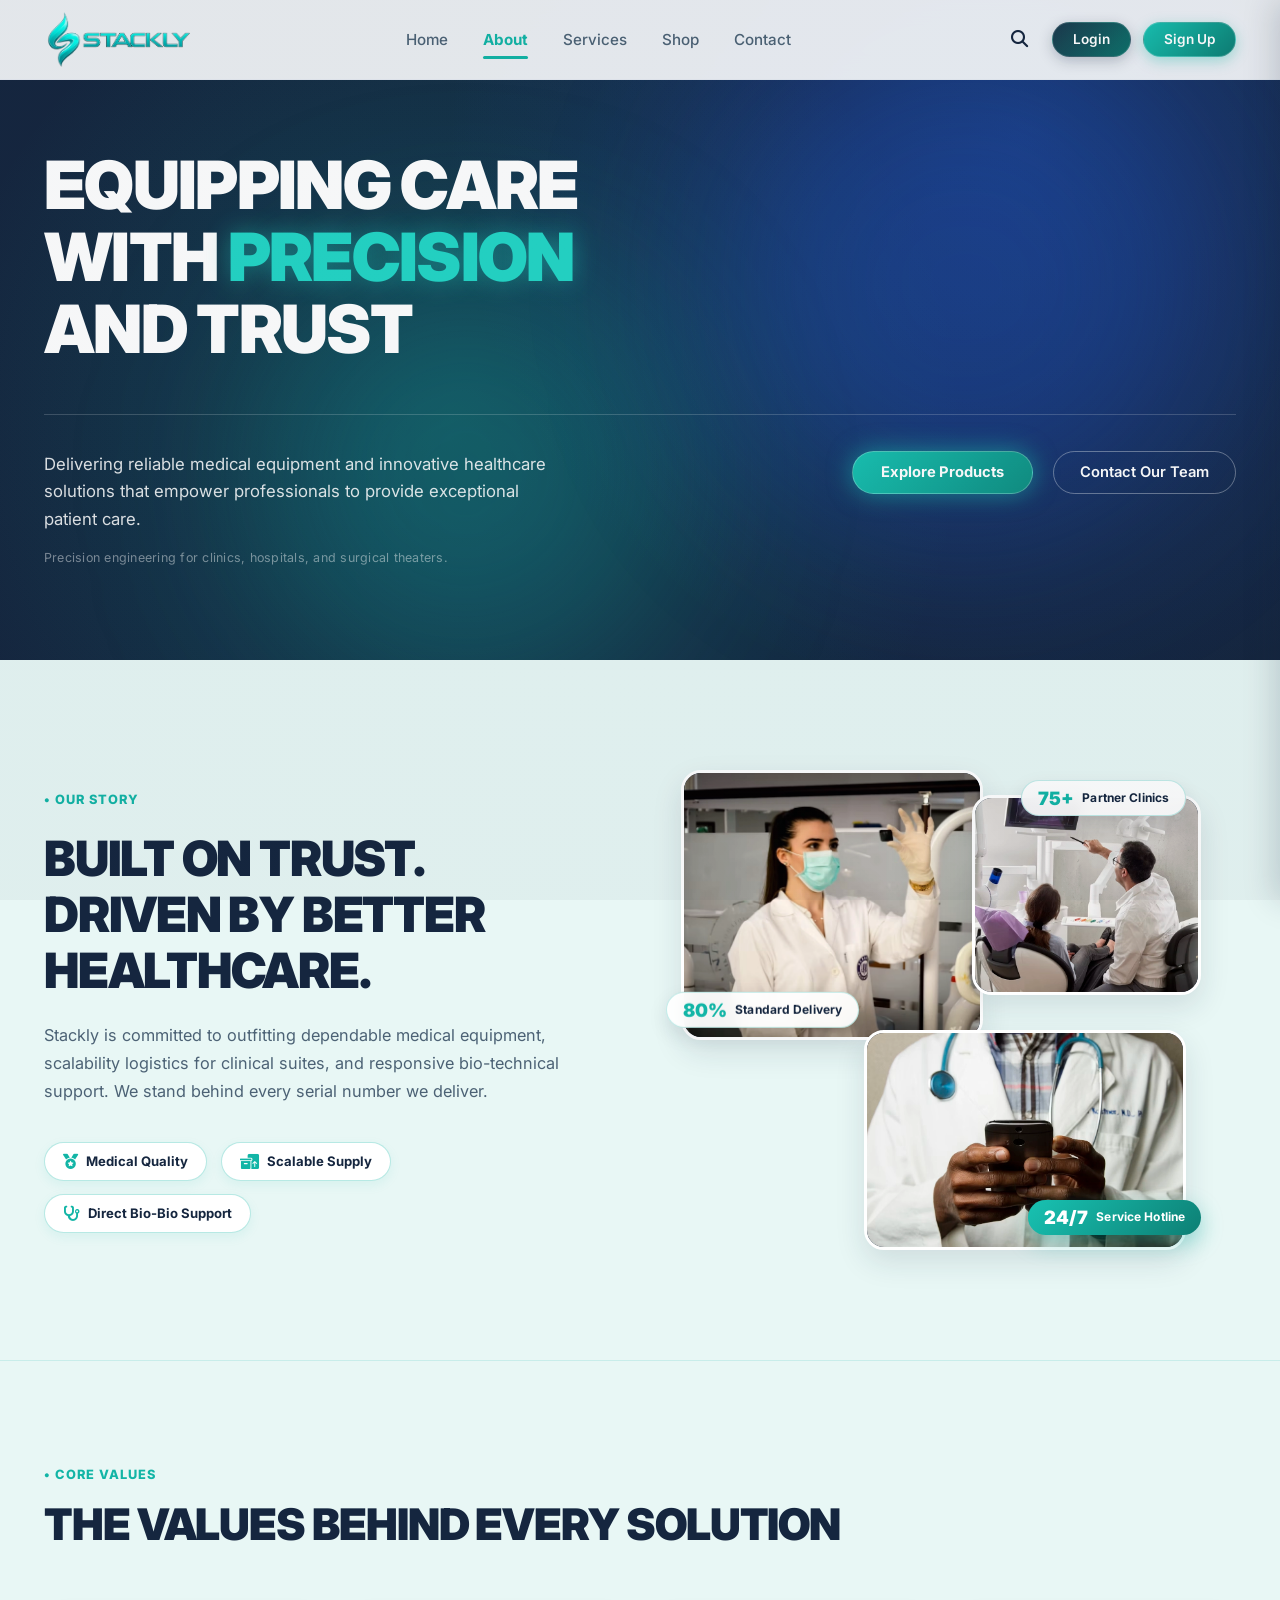
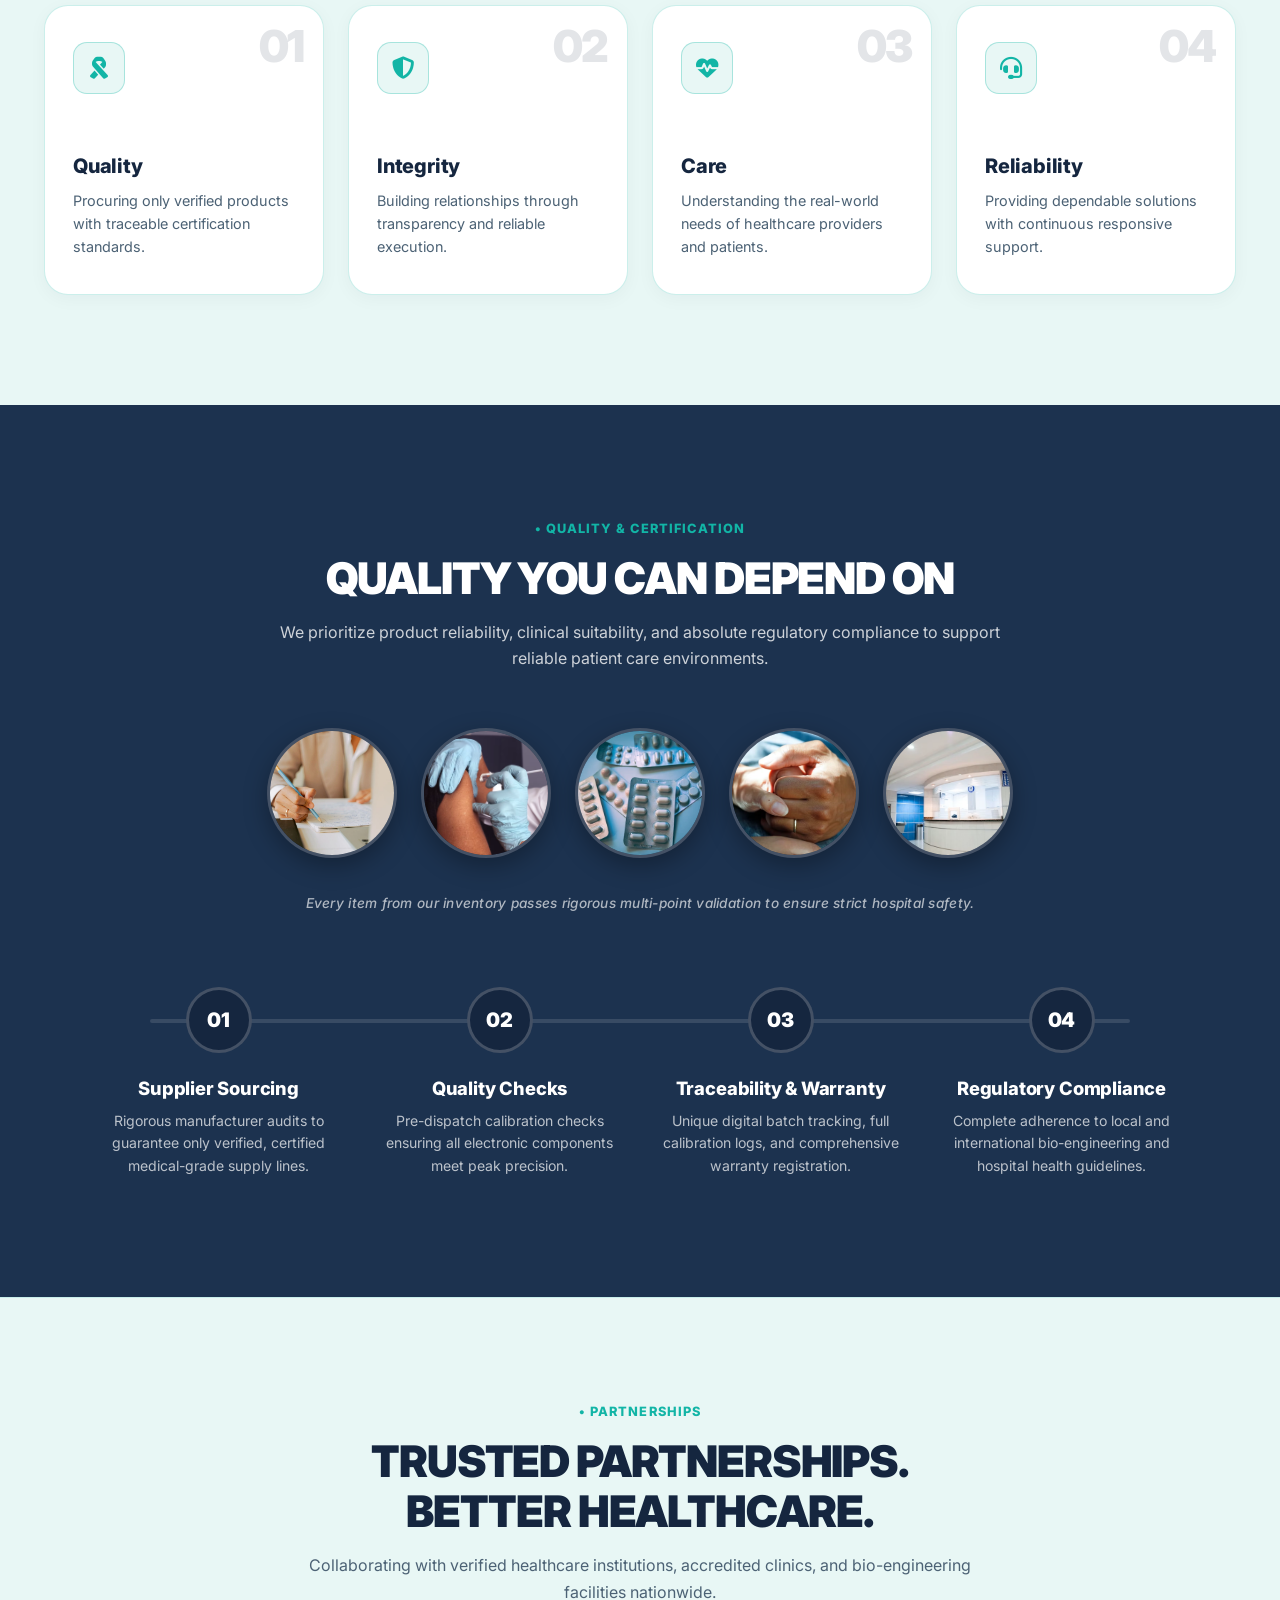
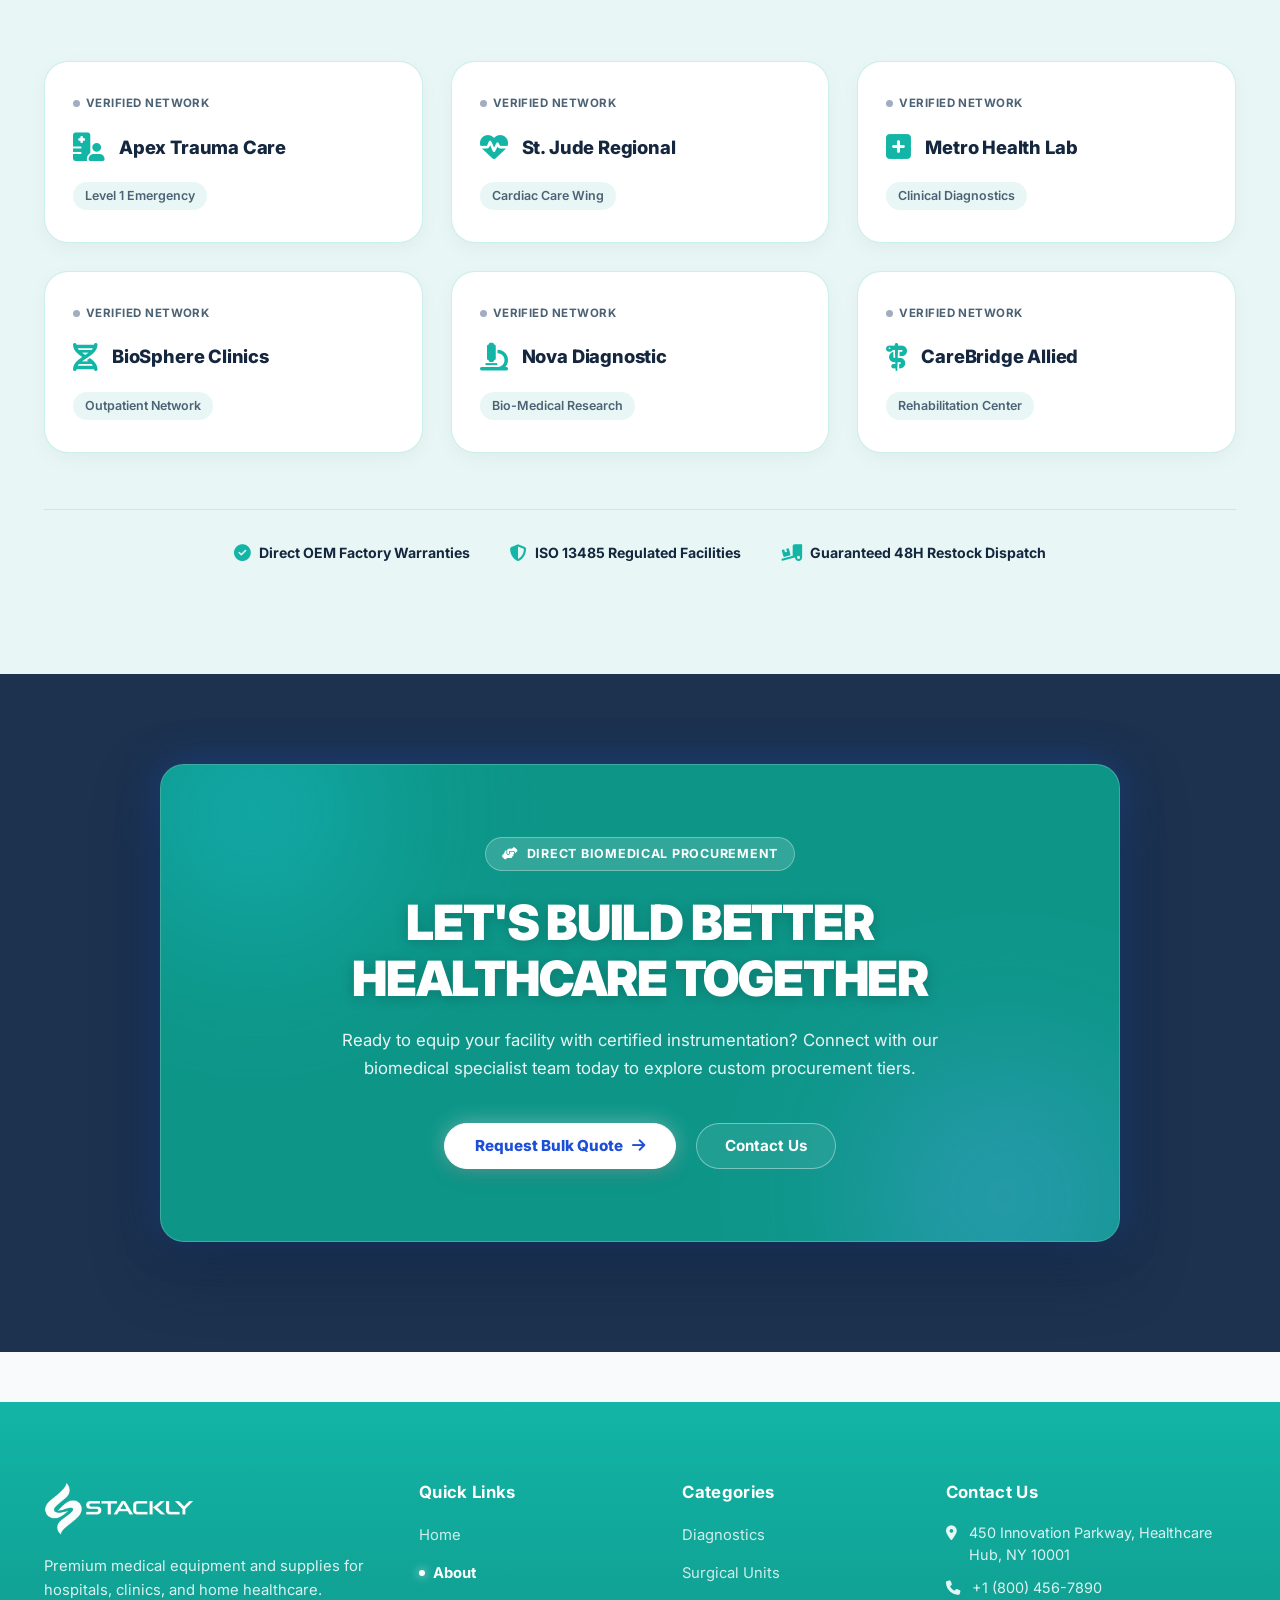
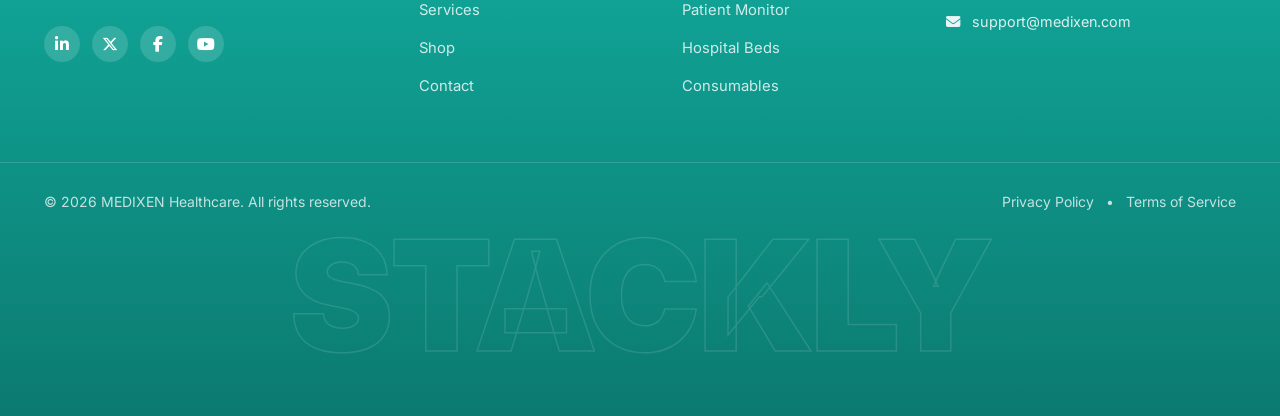
<file: about.html>
<!DOCTYPE html>
<html lang="en">

<head>
  <meta charset="UTF-8" />
  <meta name="viewport" content="width=device-width, initial-scale=1.0" />
  <title>Medical Equipment Store</title>

  <!-- Google Font -->
  <link rel="preconnect" href="https://fonts.googleapis.com">
  <link rel="preconnect" href="https://fonts.gstatic.com" crossorigin>
  <link href="https://fonts.googleapis.com/css2?family=Inter:wght@400;500;600;700;800&display=swap" rel="stylesheet">

  <!-- Font Awesome 6 -->
  <link rel="stylesheet" href="https://cdnjs.cloudflare.com/ajax/libs/font-awesome/6.5.1/css/all.min.css" />

  <link rel="icon" href="./assets/logo.webp" />
  <link rel="stylesheet" href="root.css" />
  <link rel="stylesheet" href="style.css" />
  <link rel="stylesheet" href="about.css" />

</head>

<body class="is-loading">

  <!-- ==================== PRELOADER ==================== -->
  <div class="preloader" id="preloader">
    <div class="preloader-content">
      <div class="preloader-pulse-box">
        <div class="pulse-icon"><i class="fa-solid fa-heart-pulse"></i></div>
        <svg class="ecg-svg" viewBox="0 0 300 100" fill="none">
          <path class="ecg-path" d="M0,50 L70,50 L85,20 L100,80 L115,30 L130,65 L145,50 L300,50" />
        </svg>
      </div>
      <div class="preloader-brand">STACKLY</div>
      <div class="preloader-status">Preparing medical equipment catalog...</div>
    </div>
  </div>

  <!-- ==================== HEADER NAVBAR ==================== -->
  <header class="site-header" id="header">
    <div class="container header-container">
      <!-- Logo -->
      <a href="index.html" class="brand-logo">
        <img src="./assets/logo 12.webp" alt="logo" width="150px" height="50px">
      </a>

      <!-- Desktop Navigation Menu -->
      <nav class="desktop-nav" aria-label="Main Navigation">
        <ul class="nav-list">
          <li><a href="index.html" class="nav-link">Home</a></li>
          <li><a href="about.html" class="nav-link">About</a></li>
          <li><a href="services.html" class="nav-link">Services</a></li>
          <li><a href="shop.html" class="nav-link">Shop</a></li>
          <li><a href="contact.html" class="nav-link">Contact</a></li>
        </ul>
      </nav>

      <!-- Right Header Actions -->
      <div class="header-actions">
        <button class="icon-btn search-toggle" aria-label="Search">
          <i class="fa-solid fa-magnifying-glass"></i>
        </button>

        <div class="header-auth-btns">
          <a href="login.html" class="btn btn-secondary btn-sm">Login</a>
          <a href="signup.html" class="btn btn-primary btn-sm">Sign Up</a>
        </div>

        <!-- Hamburger Button -->
        <button class="hamburger-btn" id="hamburgerBtn" aria-label="Toggle navigation" aria-expanded="false">
          <span class="bar line-1"></span>
          <span class="bar line-2"></span>
          <span class="bar line-3"></span>
        </button>
      </div>
    </div>
  </header>

  <!-- Mobile Drawer Overlay -->
  <div class="mobile-menu-overlay" id="mobileOverlay"></div>

  <!-- Mobile Drawer Menu -->
  <aside class="mobile-drawer" id="mobileDrawer">
    <div class="mobile-drawer-header">
      <a href="index.html" class="brand-logo">
        <img src="./assets/logo 12.webp" alt="logo" width="150px" height="50px">
      </a>
      <button class="close-drawer-btn" id="closeDrawerBtn" aria-label="Close menu">
        <i class="fa-solid fa-xmark"></i>
      </button>
    </div>

    <!-- Scrollable middle list area -->
    <div class="mobile-drawer-body">
      <nav class="mobile-nav">
        <ul class="mobile-nav-list">
          <li><a href="index.html" class="mobile-nav-link"><i class="fa-solid fa-house"></i> Home</a></li>
          <li><a href="about.html" class="mobile-nav-link"><i class="fa-solid fa-circle-info"></i> About</a>
          </li>
          <li><a href="services.html" class="mobile-nav-link"><i class="fa-solid fa-stethoscope"></i>
              Services</a></li>
          <li><a href="shop.html" class="mobile-nav-link"><i class="fa-solid fa-store"></i> Shop</a></li>
          <li><a href="contact.html" class="mobile-nav-link"><i class="fa-solid fa-envelope"></i> Contact</a>
          </li>
        </ul>
      </nav>
    </div>

    <!-- Fixed/Pinned Login & Sign Up Actions -->
    <div class="mobile-drawer-footer">
      <a href="login.html" class="btn btn-secondary w-full">
        <i class="fa-solid fa-arrow-right-to-bracket"></i> Login
      </a>
      <a href="signup.html" class="btn btn-primary w-full">
        <i class="fa-solid fa-user-plus"></i> Sign Up
      </a>
    </div>
  </aside>







  <!-- ==================== ABOUT PAGE HERO SECTION ==================== -->
  <section class="about-hero-section" id="about-hero">
    <!-- Ambient Gradient Glow Effects matching the image -->
    <div class="hero-radial-glow glow-cyan" aria-hidden="true"></div>
    <div class="hero-radial-glow glow-blue" aria-hidden="true"></div>

    <div class="container about-hero-container">

      <!-- Top Main Headline -->
      <div class="about-hero-header">
        <h1 class="about-hero-title">
          EQUIPPING CARE <br>
          WITH <span class="highlight-cyan">PRECISION</span> <br>
          AND TRUST
        </h1>
      </div>

      <!-- Thin Divider Line from Image -->
      <div class="about-hero-divider"></div>

      <!-- Bottom Split Row: Description on Left & Action Buttons on Right -->
      <div class="about-hero-bottom-row">

        <div class="about-hero-text-col">
          <p class="about-hero-desc">
            Delivering reliable medical equipment and innovative healthcare solutions that empower professionals to
            provide exceptional patient care.
          </p>
          <span class="about-hero-caption">
            Precision engineering for clinics, hospitals, and surgical theaters.
          </span>
        </div>

        <div class="about-hero-actions-col">
          <a href="error.html" class="btn btn-primary hero-glow-btn">
            <span>Explore Products</span>
          </a>
          <a href="error.html" class="btn btn-outline hero-ghost-btn">
            <span>Contact Our Team</span>
          </a>
        </div>

      </div>

    </div>
  </section>







  <!-- ==================== ABOUT: OUR STORY SECTION ==================== -->
  <section class="about-story-section" id="story">
    <div class="container about-story-container">

      <!-- Left Column: Story Content -->
      <div class="story-content-col story-reveal">
        <span class="story-eyebrow">&bull; OUR STORY</span>

        <h2 class="story-heading">
          BUILT ON TRUST. <br>
          DRIVEN BY BETTER <br>
          HEALTHCARE.
        </h2>

        <p class="story-desc">
          Stackly is committed to outfitting dependable medical equipment, scalability logistics for clinical suites,
          and responsive bio-technical support. We stand behind every serial number we deliver.
        </p>

        <!-- 3 Pill Badges from Image -->
        <div class="story-badges-row">
          <div class="story-pill-badge">
            <i class="fa-solid fa-medal"></i>
            <span>Medical Quality</span>
          </div>
          <div class="story-pill-badge">
            <i class="fa-solid fa-boxes-packing"></i>
            <span>Scalable Supply</span>
          </div>
          <div class="story-pill-badge">
            <i class="fa-solid fa-stethoscope"></i>
            <span>Direct Bio-Bio Support</span>
          </div>
        </div>
      </div>

      <!-- Right Column: Interactive Collage Gallery with Focus Hover Effect -->
      <div class="story-gallery-col story-reveal">
        <div class="story-collage-wrapper" id="storyCollage">

          <!-- Image Card 1: Operating Doctor -->
          <div class="collage-card card-doctor">
            <img src="./assets/img 9.webp"
              alt="Specialist Doctor in Surgery" class="collage-img">
          </div>

          <!-- Image Card 2: Medical Specialists Group -->
          <div class="collage-card card-team">
            <img src="./assets/img 10.webp"
              alt="Clinical Diagnostics Team" class="collage-img">
          </div>

          <!-- Image Card 3: Surgical Stainless Instruments -->
          <div class="collage-card card-instruments">
            <img src="./assets/img 11.webp"
              alt="Sterile Surgical Instruments" class="collage-img">
          </div>

          <!-- Floating Stat Badge 1: 75+ Partner Clinics -->
          <div class="collage-stat-badge stat-top-right">
            <strong class="stat-number">75+</strong>
            <span class="stat-label">Partner Clinics</span>
          </div>

          <!-- Floating Stat Badge 2: 80% Standard Delivery -->
          <div class="collage-stat-badge stat-center-left">
            <strong class="stat-number">80%</strong>
            <span class="stat-label">Standard Delivery</span>
          </div>

          <!-- Floating Stat Badge 3: 24/7 Hotline -->
          <div class="collage-stat-badge stat-bottom-right">
            <strong class="stat-number">24/7</strong>
            <span class="stat-label">Service Hotline</span>
          </div>

        </div>
      </div>

    </div>
  </section>







  <!-- ==================== ABOUT: CORE VALUES SECTION ==================== -->
  <section class="about-values-section" id="values">
    <div class="container">

      <!-- Section Heading -->
      <div class="values-header values-reveal">
        <span class="values-eyebrow">&bull; CORE VALUES</span>
        <h2 class="values-heading">THE VALUES BEHIND EVERY SOLUTION</h2>
      </div>

      <!-- 4 Core Values Grid -->
      <div class="values-grid">

        <!-- Value 01: Quality -->
        <div class="value-card values-reveal">
          <div class="value-watermark-num">01</div>
          <div class="value-icon-box">
            <i class="fa-solid fa-ribbon"></i>
          </div>
          <div class="value-body">
            <h3 class="value-title">Quality</h3>
            <p class="value-desc">
              Procuring only verified products with traceable certification standards.
            </p>
          </div>
          <div class="value-accent-line" aria-hidden="true"></div>
        </div>

        <!-- Value 02: Integrity -->
        <div class="value-card values-reveal">
          <div class="value-watermark-num">02</div>
          <div class="value-icon-box">
            <i class="fa-solid fa-shield-halved"></i>
          </div>
          <div class="value-body">
            <h3 class="value-title">Integrity</h3>
            <p class="value-desc">
              Building relationships through transparency and reliable execution.
            </p>
          </div>
          <div class="value-accent-line" aria-hidden="true"></div>
        </div>

        <!-- Value 03: Care -->
        <div class="value-card values-reveal">
          <div class="value-watermark-num">03</div>
          <div class="value-icon-box">
            <i class="fa-solid fa-heart-pulse"></i>
          </div>
          <div class="value-body">
            <h3 class="value-title">Care</h3>
            <p class="value-desc">
              Understanding the real-world needs of healthcare providers and patients.
            </p>
          </div>
          <div class="value-accent-line" aria-hidden="true"></div>
        </div>

        <!-- Value 04: Reliability -->
        <div class="value-card values-reveal">
          <div class="value-watermark-num">04</div>
          <div class="value-icon-box">
            <i class="fa-solid fa-headset"></i>
          </div>
          <div class="value-body">
            <h3 class="value-title">Reliability</h3>
            <p class="value-desc">
              Providing dependable solutions with continuous responsive support.
            </p>
          </div>
          <div class="value-accent-line" aria-hidden="true"></div>
        </div>

      </div>

    </div>
  </section>







  <!-- ==================== ABOUT: QUALITY & CERTIFICATION SECTION ==================== -->
  <section class="about-quality-section" id="compliance">
    <div class="container">

      <!-- Section Header -->
      <div class="quality-header quality-reveal">
        <span class="quality-eyebrow">&bull; QUALITY &amp; CERTIFICATION</span>
        <h2 class="quality-heading">QUALITY YOU CAN DEPEND ON</h2>
        <p class="quality-subtext">
          We prioritize product reliability, clinical suitability, and absolute regulatory compliance to support
          reliable patient care environments.
        </p>
      </div>

      <!-- 5 Circular Proof Photos from Shared Image -->
      <div class="quality-circles-gallery quality-reveal">
        <div class="circle-item">
          <div class="circle-img-wrap">
            <img src="./assets/img 8.webp"
              alt="Biomedical Factory Inspection" class="circle-img">
          </div>
        </div>

        <div class="circle-item">
          <div class="circle-img-wrap">
            <img src="./assets/img 3.webp"
              alt="Clinical Documentation Pass" class="circle-img">
          </div>
        </div>

        <div class="circle-item">
          <div class="circle-img-wrap">
            <img src="./assets/img 4.webp"
              alt="Stethoscope & Diagnosis Tools" class="circle-img">
          </div>
        </div>

        <div class="circle-item">
          <div class="circle-img-wrap">
            <img src="./assets/img 5.webp"
              alt="Framed ISO Certificates" class="circle-img">
          </div>
        </div>

        <div class="circle-item">
          <div class="circle-img-wrap">
            <img src="./assets/img 6.webp"
              alt="Staff Accreditation Handover" class="circle-img">
          </div>
        </div>
      </div>

      <!-- Thin Divider Text Note -->
      <div class="quality-cert-note quality-reveal">
        <span>Every item from our inventory passes rigorous multi-point validation to ensure strict hospital
          safety.</span>
      </div>

      <!-- 4-Step Animated Flow Process (01 -> 04) -->
      <div class="flow-pipeline-container quality-reveal">

        <!-- Flow Connecting Pipeline Track -->
        <div class="flow-track-line" aria-hidden="true">
          <div class="flow-progress-fill" id="flowProgressLine"></div>
        </div>

        <!-- 4 Process Nodes -->
        <div class="flow-steps-grid">

          <!-- Step 01 -->
          <div class="flow-step-node" data-step="1">
            <div class="node-circle-badge">
              <span class="node-num">01</span>
              <div class="node-pulse-ring"></div>
            </div>
            <div class="node-content">
              <h4 class="node-title">Supplier Sourcing</h4>
              <p class="node-desc">
                Rigorous manufacturer audits to guarantee only verified, certified medical-grade supply lines.
              </p>
            </div>
          </div>

          <!-- Step 02 -->
          <div class="flow-step-node" data-step="2">
            <div class="node-circle-badge">
              <span class="node-num">02</span>
              <div class="node-pulse-ring"></div>
            </div>
            <div class="node-content">
              <h4 class="node-title">Quality Checks</h4>
              <p class="node-desc">
                Pre-dispatch calibration checks ensuring all electronic components meet peak precision.
              </p>
            </div>
          </div>

          <!-- Step 03 -->
          <div class="flow-step-node" data-step="3">
            <div class="node-circle-badge">
              <span class="node-num">03</span>
              <div class="node-pulse-ring"></div>
            </div>
            <div class="node-content">
              <h4 class="node-title">Traceability &amp; Warranty</h4>
              <p class="node-desc">
                Unique digital batch tracking, full calibration logs, and comprehensive warranty registration.
              </p>
            </div>
          </div>

          <!-- Step 04 -->
          <div class="flow-step-node" data-step="4">
            <div class="node-circle-badge">
              <span class="node-num">04</span>
              <div class="node-pulse-ring"></div>
            </div>
            <div class="node-content">
              <h4 class="node-title">Regulatory Compliance</h4>
              <p class="node-desc">
                Complete adherence to local and international bio-engineering and hospital health guidelines.
              </p>
            </div>
          </div>

        </div>

      </div>

    </div>
  </section>







  <!-- ==================== ABOUT: PARTNERSHIPS SECTION ==================== -->
  <section class="about-partners-section" id="partners">
    <div class="container">

      <!-- Section Header -->
      <div class="partners-header partner-reveal">
        <span class="partners-eyebrow">&bull; PARTNERSHIPS</span>
        <h2 class="partners-heading">TRUSTED PARTNERSHIPS. <br>BETTER HEALTHCARE.</h2>
        <p class="partners-subtext">
          Collaborating with verified healthcare institutions, accredited clinics, and bio-engineering facilities
          nationwide.
        </p>
      </div>

      <!-- 6 Partner Logo Grid Cards -->
      <div class="partners-grid partner-reveal">

        <!-- Partner Card 1 -->
        <div class="partner-card" data-tilt>
          <div class="partner-card-glow"></div>
          <div class="partner-badge-top">
            <span class="pulse-dot"></span>
            <span>Verified Network</span>
          </div>
          <div class="partner-brand-content">
            <i class="fa-solid fa-hospital-user partner-icon"></i>
            <span class="partner-name">Apex Trauma Care</span>
          </div>
          <span class="partner-tag">Level 1 Emergency</span>
        </div>

        <!-- Partner Card 2 -->
        <div class="partner-card" data-tilt>
          <div class="partner-card-glow"></div>
          <div class="partner-badge-top">
            <span class="pulse-dot"></span>
            <span>Verified Network</span>
          </div>
          <div class="partner-brand-content">
            <i class="fa-solid fa-heart-pulse partner-icon"></i>
            <span class="partner-name">St. Jude Regional</span>
          </div>
          <span class="partner-tag">Cardiac Care Wing</span>
        </div>

        <!-- Partner Card 3 -->
        <div class="partner-card" data-tilt>
          <div class="partner-card-glow"></div>
          <div class="partner-badge-top">
            <span class="pulse-dot"></span>
            <span>Verified Network</span>
          </div>
          <div class="partner-brand-content">
            <i class="fa-solid fa-square-plus partner-icon"></i>
            <span class="partner-name">Metro Health Lab</span>
          </div>
          <span class="partner-tag">Clinical Diagnostics</span>
        </div>

        <!-- Partner Card 4 -->
        <div class="partner-card" data-tilt>
          <div class="partner-card-glow"></div>
          <div class="partner-badge-top">
            <span class="pulse-dot"></span>
            <span>Verified Network</span>
          </div>
          <div class="partner-brand-content">
            <i class="fa-solid fa-dna partner-icon"></i>
            <span class="partner-name">BioSphere Clinics</span>
          </div>
          <span class="partner-tag">Outpatient Network</span>
        </div>

        <!-- Partner Card 5 -->
        <div class="partner-card" data-tilt>
          <div class="partner-card-glow"></div>
          <div class="partner-badge-top">
            <span class="pulse-dot"></span>
            <span>Verified Network</span>
          </div>
          <div class="partner-brand-content">
            <i class="fa-solid fa-microscope partner-icon"></i>
            <span class="partner-name">Nova Diagnostic</span>
          </div>
          <span class="partner-tag">Bio-Medical Research</span>
        </div>

        <!-- Partner Card 6 -->
        <div class="partner-card" data-tilt>
          <div class="partner-card-glow"></div>
          <div class="partner-badge-top">
            <span class="pulse-dot"></span>
            <span>Verified Network</span>
          </div>
          <div class="partner-brand-content">
            <i class="fa-solid fa-staff-snake partner-icon"></i>
            <span class="partner-name">CareBridge Allied</span>
          </div>
          <span class="partner-tag">Rehabilitation Center</span>
        </div>

      </div>

      <!-- Trust Summary Strip -->
      <div class="partners-summary-strip partner-reveal">
        <div class="summary-item">
          <i class="fa-solid fa-circle-check"></i>
          <span>Direct OEM Factory Warranties</span>
        </div>
        <div class="summary-item">
          <i class="fa-solid fa-shield-halved"></i>
          <span>ISO 13485 Regulated Facilities</span>
        </div>
        <div class="summary-item">
          <i class="fa-solid fa-truck-ramp-box"></i>
          <span>Guaranteed 48H Restock Dispatch</span>
        </div>
      </div>

    </div>
  </section>







  <!-- ==================== ABOUT: FINAL CTA CAPSULE ==================== -->
  <section class="about-final-cta-section" id="about-cta">
    <div class="container">

      <div class="about-cta-capsule-card about-cta-reveal">
        <!-- Ambient Radial Shimmer Layer -->
        <div class="cta-capsule-glow glow-cyan-corner" aria-hidden="true"></div>
        <div class="cta-capsule-glow glow-blue-corner" aria-hidden="true"></div>

        <!-- Center Content -->
        <div class="about-cta-inner">
          <span class="about-cta-badge">
            <i class="fa-solid fa-handshake-angle"></i> Direct Biomedical Procurement
          </span>

          <h2 class="about-cta-title">
            LET'S BUILD BETTER <br>
            HEALTHCARE TOGETHER
          </h2>

          <p class="about-cta-desc">
            Ready to equip your facility with certified instrumentation? Connect with our biomedical specialist team
            today to explore custom procurement tiers.
          </p>

          <!-- Action Buttons -->
          <div class="about-cta-actions">
            <a href="error.html" class="btn btn-primary cta-pill-btn-solid">
              <span>Request Bulk Quote</span>
              <i class="fa-solid fa-arrow-right"></i>
            </a>
            <a href="error.html" class="btn btn-outline cta-pill-btn-outline">
              <span>Contact Us</span>
            </a>
          </div>
        </div>

      </div>

    </div>
  </section>







  <!-- ==================== FOOTER SECTION ==================== -->
  <footer class="site-footer" id="siteFooter">
    <div class="container footer-container">

      <!-- Brand & Socials -->
      <div class="footer-col footer-col-brand">
        <a href="index.html" class="footer-logo">
          <img src="./assets/logo 23.webp" alt="logo" width="150px" height="50px">
        </a>
        <p class="footer-bio">
          Premium medical equipment and supplies for hospitals, clinics, and home healthcare.
        </p>
        <div class="footer-socials">
          <a href="error.html" class="social-link" aria-label="LinkedIn"><i class="fa-brands fa-linkedin-in"></i></a>
          <a href="error.html" class="social-link" aria-label="Twitter"><i class="fa-brands fa-x-twitter"></i></a>
          <a href="error.html" class="social-link" aria-label="Facebook"><i class="fa-brands fa-facebook-f"></i></a>
          <a href="error.html" class="social-link" aria-label="YouTube"><i class="fa-brands fa-youtube"></i></a>
        </div>
      </div>

      <!-- Quick Links -->
      <div class="footer-col">
        <h4 class="footer-heading">Quick Links</h4>
        <ul class="footer-nav-list">
          <li><a href="index.html" class="footer-nav-link">Home</a></li>
          <li><a href="about.html" class="footer-nav-link">About</a></li>
          <li><a href="services.html" class="footer-nav-link">Services</a></li>
          <li><a href="shop.html" class="footer-nav-link">Shop</a></li>
          <li><a href="contact.html" class="footer-nav-link">Contact</a></li>
        </ul>
      </div>

      <!-- Categories -->
      <div class="footer-col">
        <h4 class="footer-heading">Categories</h4>
        <ul class="footer-links-list">
          <li><a href="shop.html">Diagnostics</a></li>
          <li><a href="shop.html">Surgical Units</a></li>
          <li><a href="shop.html">Patient Monitor</a></li>
          <li><a href="shop.html">Hospital Beds</a></li>
          <li><a href="shop.html">Consumables</a></li>
        </ul>
      </div>

      <!-- Contact Info -->
      <div class="footer-col">
        <h4 class="footer-heading">Contact Us</h4>
        <ul class="footer-contact-list">
          <li>
            <i class="fa-solid fa-location-dot"></i>
            <span>450 Innovation Parkway, Healthcare Hub, NY 10001</span>
          </li>
          <li>
            <i class="fa-solid fa-phone"></i>
            <span>+1 (800) 456-7890</span>
          </li>
          <li>
            <i class="fa-solid fa-envelope"></i>
            <span>support@medixen.com</span>
          </li>
        </ul>
      </div>

    </div>

    <div class="footer-bottom">
      <div class="container footer-bottom-inner">
        <p class="copyright">&copy; 2026 MEDIXEN Healthcare. All rights reserved.</p>
        <div class="legal-links">
          <a href="error.html">Privacy Policy</a>
          <span>&bull;</span>
          <a href="error.html">Terms of Service</a>
        </div>
      </div>
      <div class="footer-watermark" aria-hidden="true">STACKLY</div>
    </div>
  </footer>

  <!-- Scripts -->
  <script src="https://cdnjs.cloudflare.com/ajax/libs/gsap/3.12.5/gsap.min.js"></script>
  <script src="script.js"></script>
  <script src="about.js"></script>



</body>

</html>
</file>
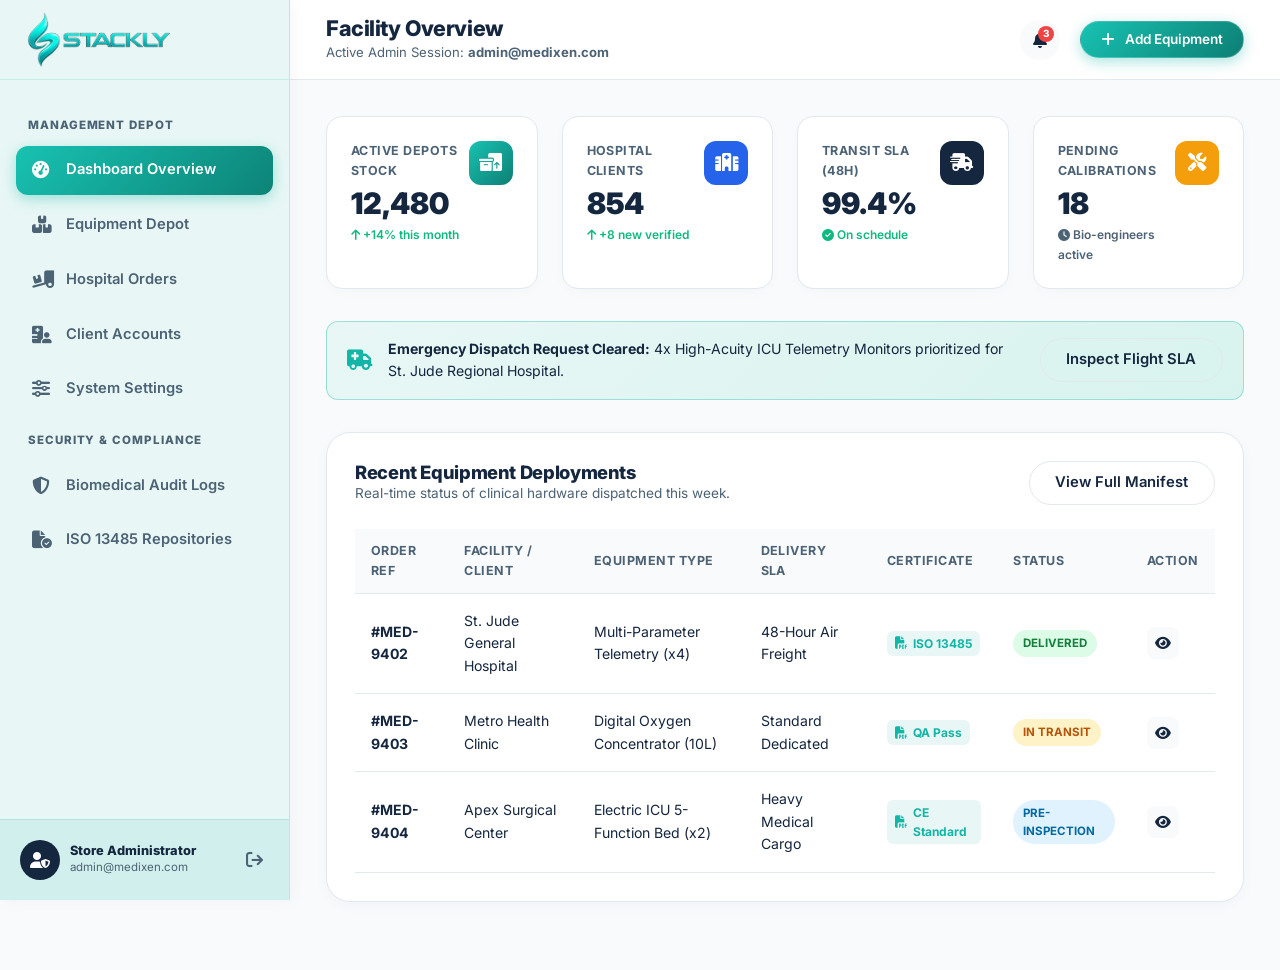
<file: admin.html>
<!DOCTYPE html>
<html lang="en">
<head>
  <meta charset="UTF-8" />
  <meta name="viewport" content="width=device-width, initial-scale=1.0" />
  <title>Admin Portal | MEDIXEN Healthcare</title>

  <!-- Google Fonts -->
  <link rel="preconnect" href="https://fonts.googleapis.com">
  <link rel="preconnect" href="https://fonts.gstatic.com" crossorigin>
  <link href="https://fonts.googleapis.com/css2?family=Inter:wght@400;500;600;700;800;900&display=swap" rel="stylesheet">

  <!-- Font Awesome 6 -->
  <link rel="stylesheet" href="https://cdnjs.cloudflare.com/ajax/libs/font-awesome/6.5.1/css/all.min.css" />

  <link rel="stylesheet" href="root.css" />
  <link rel="stylesheet" href="admin.css" />
</head>
<body>

  <!-- Mobile Drawer Overlay -->
  <div class="dash-overlay" id="adminOverlay"></div>

  <div class="dash-layout">
    
    <!-- ==================== ICE BLUE SIDEBAR NAVIGATION ==================== -->
    <aside class="admin-sidebar" id="adminSidebar">
      
      <!-- Brand & Mobile Close -->
      <div class="sidebar-header">
        <a href="index.html" class="brand-logo">
          <img src="./assets/logo 12.webp" alt="logo" width="150px" height="50px">
        </a>
        <button class="sidebar-close-btn" id="adminSidebarClose" aria-label="Close Sidebar">
          <i class="fa-solid fa-xmark"></i>
        </button>
      </div>

      <!-- Navigation Links -->
      <nav class="sidebar-nav">
        <span class="sidebar-label">Management Depot</span>
        <ul class="sidebar-menu">
          <li>
            <a href="#overview" class="dash-nav-link active" data-tab="overview">
              <i class="fa-solid fa-gauge-high"></i>
              <span>Dashboard Overview</span>
            </a>
          </li>
          <li>
            <a href="#inventory" class="dash-nav-link" data-tab="inventory">
              <i class="fa-solid fa-boxes-stacked"></i>
              <span>Equipment Depot</span>
            </a>
          </li>
          <li>
            <a href="#orders" class="dash-nav-link" data-tab="orders">
              <i class="fa-solid fa-truck-ramp-box"></i>
              <span>Hospital Orders</span>
            </a>
          </li>
          <li>
            <a href="#accounts" class="dash-nav-link" data-tab="accounts">
              <i class="fa-solid fa-hospital-user"></i>
              <span>Client Accounts</span>
            </a>
          </li>
          <li>
            <a href="#settings" class="dash-nav-link" data-tab="settings">
              <i class="fa-solid fa-sliders"></i>
              <span>System Settings</span>
            </a>
          </li>
        </ul>

        <span class="sidebar-label">Security &amp; Compliance</span>
        <ul class="sidebar-menu">
          <li>
            <a href="error.html" class="dash-nav-link">
              <i class="fa-solid fa-shield-halved"></i>
              <span>Biomedical Audit Logs</span>
            </a>
          </li>
          <li>
            <a href="error.html" class="dash-nav-link">
              <i class="fa-solid fa-file-circle-check"></i>
              <span>ISO 13485 Repositories</span>
            </a>
          </li>
        </ul>
      </nav>

      <!-- Sidebar User Profile Footer -->
      <div class="sidebar-user-footer">
        <div class="user-avatar-wrap">
          <i class="fa-solid fa-user-shield"></i>
        </div>
        <div class="user-details">
          <strong class="user-role-title">Store Administrator</strong>
          <span class="user-email-text dynamic-user-email">admin@medixen.com</span>
        </div>
        <a href="index.html" class="logout-btn" title="Sign Out">
          <i class="fa-solid fa-arrow-right-from-bracket"></i>
        </a>
      </div>

    </aside>

    <!-- ==================== MAIN CONTENT AREA ==================== -->
    <main class="dash-main">
      
      <!-- Top Navbar -->
      <header class="dash-topbar">
        <div class="topbar-left">
          <button class="dash-hamburger-btn" id="adminHamburgerBtn" aria-label="Toggle Menu">
            <span class="hbar line-1"></span>
            <span class="hbar line-2"></span>
            <span class="hbar line-3"></span>
          </button>
          <div class="topbar-greeting">
            <h1 class="topbar-title" id="pageTitle">Facility Overview</h1>
            <p class="topbar-sub">Active Admin Session: <strong class="dynamic-user-email">admin@medixen.com</strong></p>
          </div>
        </div>

        <div class="topbar-right">
          <a href="error.html" class="topbar-action-icon" aria-label="Alerts">
            <i class="fa-solid fa-bell"></i>
            <span class="notif-badge">3</span>
          </a>
          <a href="error.html" class="btn btn-primary topbar-cta-btn">
            <i class="fa-solid fa-plus"></i>
            <span>Add Equipment</span>
          </a>
        </div>
      </header>

      <!-- Dynamic Tab Content Sections -->
      <div class="dash-content-body">
        
        <!-- ==================== TAB 1: OVERVIEW ==================== -->
        <section class="dash-tab-content active" id="tab-overview">
          
          <!-- Key Metric Cards -->
          <div class="metric-cards-grid">
            <div class="metric-card">
              <div class="metric-meta">
                <span class="metric-title">Active Depots Stock</span>
                <span class="metric-val">12,480</span>
                <span class="metric-change positive"><i class="fa-solid fa-arrow-up"></i> +14% this month</span>
              </div>
              <div class="metric-icon-box bg-teal"><i class="fa-solid fa-boxes-packing"></i></div>
            </div>

            <div class="metric-card">
              <div class="metric-meta">
                <span class="metric-title">Hospital Clients</span>
                <span class="metric-val">854</span>
                <span class="metric-change positive"><i class="fa-solid fa-arrow-up"></i> +8 new verified</span>
              </div>
              <div class="metric-icon-box bg-blue"><i class="fa-solid fa-hospital"></i></div>
            </div>

            <div class="metric-card">
              <div class="metric-meta">
                <span class="metric-title">Transit SLA (48H)</span>
                <span class="metric-val">99.4%</span>
                <span class="metric-change positive"><i class="fa-solid fa-circle-check"></i> On schedule</span>
              </div>
              <div class="metric-icon-box bg-navy"><i class="fa-solid fa-truck-fast"></i></div>
            </div>

            <div class="metric-card">
              <div class="metric-meta">
                <span class="metric-title">Pending Calibrations</span>
                <span class="metric-val">18</span>
                <span class="metric-change neutral"><i class="fa-solid fa-clock"></i> Bio-engineers active</span>
              </div>
              <div class="metric-icon-box bg-amber"><i class="fa-solid fa-screwdriver-wrench"></i></div>
            </div>
          </div>

          <!-- Active Warehouse Dispatch Alert Strip -->
          <div class="dash-alert-strip">
            <div class="alert-icon"><i class="fa-solid fa-truck-medical"></i></div>
            <div class="alert-text">
              <strong>Emergency Dispatch Request Cleared:</strong> 4x High-Acuity ICU Telemetry Monitors prioritized for St. Jude Regional Hospital.
            </div>
            <a href="error.html" class="btn btn-outline btn-sm">Inspect Flight SLA</a>
          </div>

          <!-- Quick Orders Table -->
          <div class="dash-panel-card">
            <div class="panel-card-head">
              <div>
                <h3 class="panel-card-title">Recent Equipment Deployments</h3>
                <p class="panel-card-desc">Real-time status of clinical hardware dispatched this week.</p>
              </div>
              <a href="error.html" class="btn btn-outline btn-sm">View Full Manifest</a>
            </div>

            <div class="table-responsive">
              <table class="dash-table">
                <thead>
                  <tr>
                    <th>Order Ref</th>
                    <th>Facility / Client</th>
                    <th>Equipment Type</th>
                    <th>Delivery SLA</th>
                    <th>Certificate</th>
                    <th>Status</th>
                    <th>Action</th>
                  </tr>
                </thead>
                <tbody>
                  <tr>
                    <td><strong>#MED-9402</strong></td>
                    <td>St. Jude General Hospital</td>
                    <td>Multi-Parameter Telemetry (x4)</td>
                    <td>48-Hour Air Freight</td>
                    <td><span class="cert-tag"><i class="fa-solid fa-file-pdf"></i> ISO 13485</span></td>
                    <td><span class="status-pill status-success">Delivered</span></td>
                    <td><a href="error.html" class="table-link-btn" title="Inspect"><i class="fa-solid fa-eye"></i></a></td>
                  </tr>
                  <tr>
                    <td><strong>#MED-9403</strong></td>
                    <td>Metro Health Clinic</td>
                    <td>Digital Oxygen Concentrator (10L)</td>
                    <td>Standard Dedicated</td>
                    <td><span class="cert-tag"><i class="fa-solid fa-file-pdf"></i> QA Pass</span></td>
                    <td><span class="status-pill status-warning">In Transit</span></td>
                    <td><a href="error.html" class="table-link-btn" title="Inspect"><i class="fa-solid fa-eye"></i></a></td>
                  </tr>
                  <tr>
                    <td><strong>#MED-9404</strong></td>
                    <td>Apex Surgical Center</td>
                    <td>Electric ICU 5-Function Bed (x2)</td>
                    <td>Heavy Medical Cargo</td>
                    <td><span class="cert-tag"><i class="fa-solid fa-file-pdf"></i> CE Standard</span></td>
                    <td><span class="status-pill status-info">Pre-Inspection</span></td>
                    <td><a href="error.html" class="table-link-btn" title="Inspect"><i class="fa-solid fa-eye"></i></a></td>
                  </tr>
                </tbody>
              </table>
            </div>
          </div>

        </section>

        <!-- ==================== TAB 2: EQUIPMENT DEPOT & INVENTORY ==================== -->
        <section class="dash-tab-content" id="tab-inventory">
          
          <div class="dash-panel-card">
            <div class="panel-card-head">
              <div>
                <h3 class="panel-card-title">Central Depot Hardware Inventory</h3>
                <p class="panel-card-desc">Audit stock counts, storage conditions, and biomedical factory serials.</p>
              </div>
              <div class="head-actions">
                <a href="error.html" class="btn btn-outline btn-sm"><i class="fa-solid fa-download"></i> Export Inventory</a>
                <a href="error.html" class="btn btn-primary btn-sm"><i class="fa-solid fa-plus"></i> Add New Unit</a>
              </div>
            </div>

            <div class="table-responsive">
              <table class="dash-table">
                <thead>
                  <tr>
                    <th>Serial Number</th>
                    <th>Equipment Model &amp; Specs</th>
                    <th>Category</th>
                    <th>Storage Condition</th>
                    <th>Depot Stock</th>
                    <th>Calibration Expiry</th>
                    <th>Action</th>
                  </tr>
                </thead>
                <tbody>
                  <tr>
                    <td><code>SN-902-ECG</code></td>
                    <td><strong>Multi-Parameter ICU Monitor</strong><br><small class="text-muted">12.1" Screen &amp; Telemetry</small></td>
                    <td>Patient Monitoring</td>
                    <td>Climate Cleanroom A</td>
                    <td><span class="status-pill status-success">42 Units Available</span></td>
                    <td>Oct 2027</td>
                    <td><a href="error.html" class="table-link-btn"><i class="fa-solid fa-pen"></i></a></td>
                  </tr>
                  <tr>
                    <td><code>SN-441-OXY</code></td>
                    <td><strong>Clinical Oxygen Concentrator 10L</strong><br><small class="text-muted">High Purity Continuous</small></td>
                    <td>Respiratory Care</td>
                    <td>Dry Depot Zone 2</td>
                    <td><span class="status-pill status-warning">18 Units (Low Stock)</span></td>
                    <td>Dec 2027</td>
                    <td><a href="error.html" class="table-link-btn"><i class="fa-solid fa-pen"></i></a></td>
                  </tr>
                  <tr>
                    <td><code>SN-118-BED</code></td>
                    <td><strong>Electric 5-Function ICU Bed</strong><br><small class="text-muted">Motorized Heavy Duty</small></td>
                    <td>Hospital Furniture</td>
                    <td>Warehouse Bay 4</td>
                    <td><span class="status-pill status-success">65 Units Available</span></td>
                    <td>Jan 2028</td>
                    <td><a href="error.html" class="table-link-btn"><i class="fa-solid fa-pen"></i></a></td>
                  </tr>
                  <tr>
                    <td><code>SN-772-THR</code></td>
                    <td><strong>Infrared Digital Thermometer</strong><br><small class="text-muted">Non-Contact Sensor</small></td>
                    <td>Diagnostic Essentials</td>
                    <td>Sterile Shelf 12</td>
                    <td><span class="status-pill status-success">140 Units Available</span></td>
                    <td>Calibrated</td>
                    <td><a href="error.html" class="table-link-btn"><i class="fa-solid fa-pen"></i></a></td>
                  </tr>
                </tbody>
              </table>
            </div>

            <!-- Depot Highlights Grid -->
            <div class="content-sub-grid" style="margin-top: 2rem;">
              <div class="info-block-box">
                <div class="box-icon"><i class="fa-solid fa-warehouse"></i></div>
                <div>
                  <strong>Centralized Medical Storage Compliance</strong>
                  <p class="text-muted">All active hardware zones maintained under strict humidity and particulate controls.</p>
                </div>
              </div>
              <div class="info-block-box">
                <div class="box-icon"><i class="fa-solid fa-shield-halved"></i></div>
                <div>
                  <strong>Factory Batch QA Traceability</strong>
                  <p class="text-muted">Serial tracking records directly sync with international hospital regulatory portals.</p>
                </div>
              </div>
            </div>
          </div>

        </section>

        <!-- ==================== TAB 3: HOSPITAL ORDERS & SHIPMENTS ==================== -->
        <section class="dash-tab-content" id="tab-orders">
          
          <div class="dash-panel-card">
            <div class="panel-card-head">
              <div>
                <h3 class="panel-card-title">Procurement Manifest &amp; Live Tracking</h3>
                <p class="panel-card-desc">Real-time status of cold-chain and express medical freight routes.</p>
              </div>
              <a href="error.html" class="btn btn-outline btn-sm"><i class="fa-solid fa-receipt"></i> Export Waybills</a>
            </div>

            <!-- Live Tracking Stepper Card -->
            <div class="tracking-timeline-card">
              <div class="tracking-header">
                <div>
                  <span class="tracking-tag">Air Express 48H</span>
                  <h4>Active Route Manifest: #MED-EXP-9402</h4>
                </div>
                <div class="tracking-eta">
                  <strong>Estimated Facility Arrival:</strong> Tomorrow at 2:00 PM
                </div>
              </div>

              <!-- 4 Step Progress Bar -->
              <div class="stepper-row">
                <div class="step-item completed">
                  <div class="step-circle"><i class="fa-solid fa-check"></i></div>
                  <span class="step-title">Order Confirmed</span>
                  <span class="step-time">Oct 26, 09:00 AM</span>
                </div>
                <div class="step-item completed">
                  <div class="step-circle"><i class="fa-solid fa-check"></i></div>
                  <span class="step-title">Depot Calibration</span>
                  <span class="step-time">Oct 26, 03:30 PM</span>
                </div>
                <div class="step-item active">
                  <div class="step-circle"><i class="fa-solid fa-truck-fast"></i></div>
                  <span class="step-title">Dedicated Air Transit</span>
                  <span class="step-time">En Route (Cold-Chain)</span>
                </div>
                <div class="step-item">
                  <div class="step-circle"><i class="fa-solid fa-hospital"></i></div>
                  <span class="step-title">Hospital Handover</span>
                  <span class="step-time">Pending Inspection</span>
                </div>
              </div>
            </div>

            <!-- Orders Manifest List -->
            <div class="table-responsive" style="margin-top: 1.5rem;">
              <table class="dash-table">
                <thead>
                  <tr>
                    <th>Tracking ID</th>
                    <th>Destination Facility</th>
                    <th>Consignment Details</th>
                    <th>Logistics Partner</th>
                    <th>Status</th>
                    <th>Manifest</th>
                  </tr>
                </thead>
                <tbody>
                  <tr>
                    <td><strong>#TRK-449102</strong></td>
                    <td>St. Jude General Hospital</td>
                    <td>Multi-Parameter ECG Monitor + Cable Packs</td>
                    <td>Medixen Dedicated Direct</td>
                    <td><span class="status-pill status-info">Out for Delivery</span></td>
                    <td><a href="error.html" class="table-link-btn"><i class="fa-solid fa-file-invoice"></i></a></td>
                  </tr>
                  <tr>
                    <td><strong>#TRK-449088</strong></td>
                    <td>CareBridge Health Systems</td>
                    <td>Surgical Stainless Tool Trays (Bulk 20)</td>
                    <td>National Medical Logistics</td>
                    <td><span class="status-pill status-success">Signed &amp; Received</span></td>
                    <td><a href="error.html" class="table-link-btn"><i class="fa-solid fa-file-invoice"></i></a></td>
                  </tr>
                  <tr>
                    <td><strong>#TRK-449074</strong></td>
                    <td>Metro Health Clinic</td>
                    <td>Clinical Oxygen Concentrators (x5)</td>
                    <td>Express Cargo Wing</td>
                    <td><span class="status-pill status-warning">In Transit</span></td>
                    <td><a href="error.html" class="table-link-btn"><i class="fa-solid fa-file-invoice"></i></a></td>
                  </tr>
                </tbody>
              </table>
            </div>

          </div>

        </section>

        <!-- ==================== TAB 4: CLIENT ACCOUNTS ==================== -->
        <section class="dash-tab-content" id="tab-accounts">
          
          <div class="dash-panel-card">
            <div class="panel-card-head">
              <div>
                <h3 class="panel-card-title">Hospital &amp; Healthcare Network Accounts</h3>
                <p class="panel-card-desc">Review enterprise procurement credit limits, delivery addresses, and hospital licenses.</p>
              </div>
              <a href="error.html" class="btn btn-primary btn-sm"><i class="fa-solid fa-user-plus"></i> Verify New Hospital</a>
            </div>

            <div class="service-cards-row">
              <div class="service-stat-box">
                <span class="s-label">Active Gold Tier Clients</span>
                <strong class="s-val">482 Networks</strong>
                <span class="s-sub"><i class="fa-solid fa-shield-halved"></i> 24/7 Rapid SLA Active</span>
              </div>
              <div class="service-stat-box">
                <span class="s-label">Emergency Bio-Engineers</span>
                <strong class="s-val">28 On Call</strong>
                <span class="s-sub"><i class="fa-solid fa-phone"></i> Priority Response Team</span>
              </div>
              <div class="service-stat-box">
                <span class="s-label">Facility Re-Audits</span>
                <strong class="s-val">100% Passed</strong>
                <span class="s-sub"><i class="fa-solid fa-calendar-check"></i> Standard Compliant</span>
              </div>
            </div>

            <!-- Client Accounts Table -->
            <div class="table-responsive" style="margin-top: 1.5rem;">
              <table class="dash-table">
                <thead>
                  <tr>
                    <th>Facility License</th>
                    <th>Hospital Organization</th>
                    <th>SLA Tier</th>
                    <th>Credit Threshold</th>
                    <th>Assigned Engineer</th>
                    <th>Account Status</th>
                    <th>Action</th>
                  </tr>
                </thead>
                <tbody>
                  <tr>
                    <td><code>REG-NY-902</code></td>
                    <td>St. Jude General Hospital</td>
                    <td><span class="status-pill status-success">Gold SLA</span></td>
                    <td>$150,000 (Net 60)</td>
                    <td>Marcus Vance, BME</td>
                    <td><span class="status-pill status-success">Active</span></td>
                    <td><a href="error.html" class="table-link-btn"><i class="fa-solid fa-pen-to-square"></i></a></td>
                  </tr>
                  <tr>
                    <td><code>REG-CA-411</code></td>
                    <td>Metro Health Clinic Network</td>
                    <td><span class="status-pill status-info">Silver SLA</span></td>
                    <td>$75,000 (Net 30)</td>
                    <td>Elena Rostova, BME</td>
                    <td><span class="status-pill status-success">Active</span></td>
                    <td><a href="error.html" class="table-link-btn"><i class="fa-solid fa-pen-to-square"></i></a></td>
                  </tr>
                  <tr>
                    <td><code>REG-TX-782</code></td>
                    <td>Apex Emergency Trauma Unit</td>
                    <td><span class="status-pill status-success">Gold SLA</span></td>
                    <td>$200,000 (Net 90)</td>
                    <td>Sarah Jenkins, MD</td>
                    <td><span class="status-pill status-success">Active</span></td>
                    <td><a href="error.html" class="table-link-btn"><i class="fa-solid fa-pen-to-square"></i></a></td>
                  </tr>
                </tbody>
              </table>
            </div>

          </div>

        </section>

        <!-- ==================== TAB 5: SYSTEM SETTINGS ==================== -->
        <section class="dash-tab-content" id="tab-settings">
          
          <div class="dash-panel-card">
            <div class="panel-card-head">
              <div>
                <h3 class="panel-card-title">Store &amp; System Preferences</h3>
                <p class="panel-card-desc">Configure automatic warehouse allocation, alerts, and administrator credentials.</p>
              </div>
              <a href="error.html" class="btn btn-primary btn-sm"><i class="fa-solid fa-check"></i> Save Preferences</a>
            </div>

            <div class="profile-details-grid">
              
              <div class="profile-meta-item">
                <span class="meta-label">Administrator Account Email</span>
                <strong class="meta-value dynamic-user-email">admin@medixen.com</strong>
              </div>

              <div class="profile-meta-item">
                <span class="meta-label">Automatic Dispatch Threshold</span>
                <strong class="meta-value">Orders under $25,000 auto-cleared</strong>
              </div>

              <div class="profile-meta-item">
                <span class="meta-label">Calibration Alert Schedule</span>
                <strong class="meta-value">30 Days Prior To Expiry</strong>
              </div>

              <div class="profile-meta-item">
                <span class="meta-label">Logistics Tracking Hook</span>
                <strong class="meta-value">48H SLA Dedicated Carrier API</strong>
              </div>

              <div class="profile-meta-item">
                <span class="meta-label">Security Role Tier</span>
                <strong class="meta-value">Full Depot SuperAdmin</strong>
              </div>

              <div class="profile-meta-item">
                <span class="meta-label">Session Encryption Level</span>
                <strong class="meta-value">256-bit HIPAA / ISO Compliant</strong>
              </div>

            </div>

            <!-- Security Documents Strip -->
            <div class="contract-strip" style="margin-top: 2rem;">
              <div class="contract-info">
                <i class="fa-solid fa-shield-virus"></i>
                <div>
                  <strong>Enterprise Biomedical System Integrity Policy</strong>
                  <p class="text-muted">Master database logs are continuously archived to secure cloud cold-storage.</p>
                </div>
              </div>
              <a href="error.html" class="btn btn-secondary btn-sm">Download Audit Report</a>
            </div>

          </div>

        </section>

      </div>
    </main>

  </div>

  <!-- GSAP CDN -->
  <script src="https://cdnjs.cloudflare.com/ajax/libs/gsap/3.12.5/gsap.min.js"></script>
  <script>

document.addEventListener("DOMContentLoaded", () => {
  /* ==============================================================
     1. EXTRACT & RENDER AUTHENTICATED LOGIN EMAIL
  ============================================================== */
  function getAuthenticatedEmail() {
    // 1. Check URL query parameters (e.g., admin.html?email=admin@medixen.com)
    const urlParams = new URLSearchParams(window.location.search);
    const emailParam = urlParams.get("email");
    if (emailParam && emailParam.trim() !== "") {
      localStorage.setItem("medixen_admin_email", emailParam.trim());
      return emailParam.trim();
    }

    // 2. Check LocalStorage
    const storedEmail = localStorage.getItem("medixen_admin_email");
    if (storedEmail && storedEmail.trim() !== "") {
      return storedEmail.trim();
    }

    // 3. Fallback default
    return "admin@medixen.com";
  }

  const activeEmail = getAuthenticatedEmail();

  // Populate dynamic email text elements
  document.querySelectorAll(".dynamic-user-email").forEach((el) => {
    el.textContent = activeEmail;
  });

  /* ==============================================================
     2. HAMBURGER & MOBILE DRAWER FUNCTIONALITIES
  ============================================================== */
  const adminSidebar = document.getElementById("adminSidebar");
  const adminOverlay = document.getElementById("adminOverlay");
  const adminHamburgerBtn = document.getElementById("adminHamburgerBtn");
  const adminSidebarClose = document.getElementById("adminSidebarClose");
  let isSidebarOpen = false;

  function openSidebar() {
    isSidebarOpen = true;
    document.body.classList.add("no-scroll"); // Background scroll lock
    adminOverlay.classList.add("active");
    adminSidebar.classList.add("open");

    // Staggered slide entrance on mobile
    if (window.innerWidth <= 768 && typeof gsap !== "undefined") {
      gsap.fromTo(
        ".sidebar-menu li",
        { x: -20, opacity: 0 },
        { x: 0, opacity: 1, stagger: 0.05, duration: 0.3, ease: "power2.out" }
      );
    }
  }

  function closeSidebar() {
    isSidebarOpen = false;
    document.body.classList.remove("no-scroll"); // Restore background scrolling
    adminOverlay.classList.remove("active");
    adminSidebar.classList.remove("open");
  }

  if (adminHamburgerBtn) {
    adminHamburgerBtn.addEventListener("click", () => {
      if (!isSidebarOpen) openSidebar();
      else closeSidebar();
    });
  }

  if (adminSidebarClose) {
    adminSidebarClose.addEventListener("click", closeSidebar);
  }

  if (adminOverlay) {
    adminOverlay.addEventListener("click", closeSidebar);
  }

  window.addEventListener("keydown", (e) => {
    if (e.key === "Escape" && isSidebarOpen) closeSidebar();
  });

  /* ==============================================================
     3. TAB SWITCHING: DISPLAY RELEVANT CONTENT ON ANCHOR CLICK
  ============================================================== */
  const navLinks = document.querySelectorAll(".dash-nav-link[data-tab]");
  const tabPanels = document.querySelectorAll(".dash-tab-content");
  const pageTitle = document.getElementById("pageTitle");

  const titleMap = {
    overview: "Facility Overview",
    inventory: "Equipment Depot & Inventory",
    orders: "Hospital Dispatches & Orders",
    accounts: "Healthcare Network Accounts",
    settings: "System Preferences"
  };

  function switchTab(tabKey) {
    // 1. Update navigation active state
    navLinks.forEach((link) => {
      if (link.getAttribute("data-tab") === tabKey) {
        link.classList.add("active");
      } else {
        link.classList.remove("active");
      }
    });

    // 2. Switch panel views with smooth GSAP transition
    tabPanels.forEach((panel) => {
      if (panel.id === `tab-${tabKey}`) {
        panel.classList.add("active");
        if (typeof gsap !== "undefined") {
          gsap.fromTo(
            panel,
            { opacity: 0, y: 15 },
            { opacity: 1, y: 0, duration: 0.4, ease: "power2.out", clearProps: "all" }
          );
        } else {
          panel.style.opacity = "1";
        }
      } else {
        panel.classList.remove("active");
      }
    });

    // 3. Update topbar page title
    if (pageTitle && titleMap[tabKey]) {
      pageTitle.textContent = titleMap[tabKey];
    }
  }

  navLinks.forEach((link) => {
    link.addEventListener("click", (e) => {
      e.preventDefault();
      const tabKey = link.getAttribute("data-tab");
      switchTab(tabKey);

      // Close mobile drawer after selection
      if (window.innerWidth <= 768 && isSidebarOpen) {
        closeSidebar();
      }
    });
  });

  /* ==============================================================
     4. REDIRECT NON-TAB BUTTONS & ANCHORS TO ERROR.HTML
  ============================================================== */
  document.querySelectorAll("button:not([data-tab]):not(#adminHamburgerBtn):not(#adminSidebarClose)").forEach((btn) => {
    btn.addEventListener("click", () => {
      window.location.href = "error.html";
    });
  });
});

  </script>



</body>
</html>
</file>
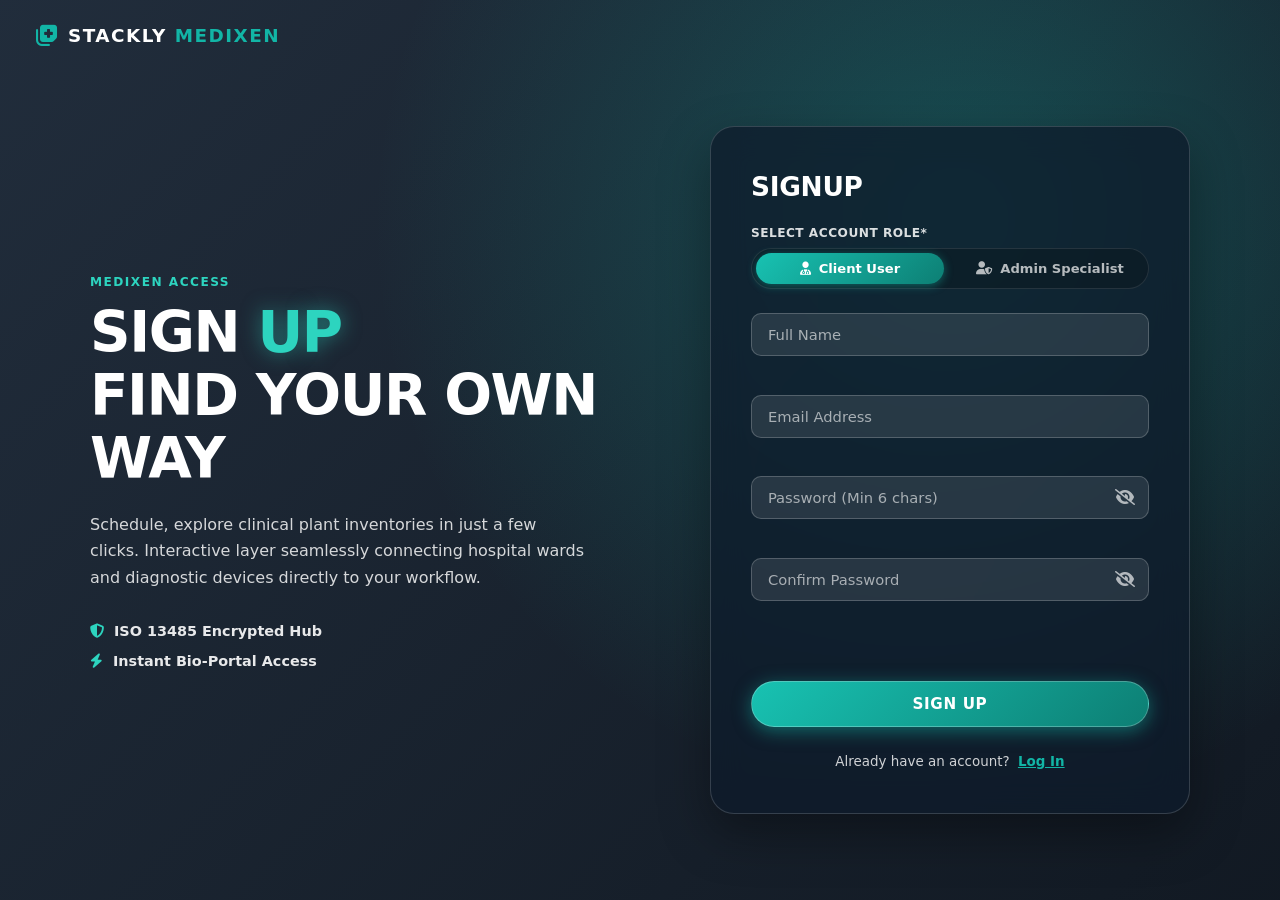
<file: auth.html>
<!DOCTYPE html>
<html lang="en">
<head>
  <meta charset="UTF-8" />
  <meta name="viewport" content="width=device-width, initial-scale=1.0" />
  <title>MEDIXEN &bull; Authentication Portal</title>
  <link rel="stylesheet" href="https://cdnjs.cloudflare.com/ajax/libs/font-awesome/6.4.0/css/all.min.css" />
  <link rel="stylesheet" href="auth.css" />
</head>
<body class="auth-body signup-theme" id="authBody">

  <!-- Floating Brand Header -->
  <header class="auth-top-brand">
    <div class="brand-logo">
      <i class="fa-solid fa-notes-medical brand-icon"></i>
      <span class="brand-name">STACKLY <span>MEDIXEN</span></span>
    </div>
  </header>

  <!-- ===================================================================
       CONTAINER 1: SIGNUP SECTION (Initially Visible)
       Themed around Surgical Operation Theater Backdrop
       =================================================================== -->
  <main class="auth-section active" id="signupSection">
    <div class="auth-dual-wrapper">
      
      <!-- Left Narrative Column -->
      <div class="auth-narrative-col">
        <span class="narrative-tag">MEDIXEN ACCESS</span>
        <h1 class="narrative-heading">
          SIGN <span class="highlight-cyan">UP</span><br>
          FIND YOUR OWN WAY
        </h1>
        <p class="narrative-desc">
          Schedule, explore clinical plant inventories in just a few clicks. Interactive layer seamlessly connecting hospital wards and diagnostic devices directly to your workflow.
        </p>
        <div class="narrative-features">
          <div class="feat-item"><i class="fa-solid fa-shield-halved"></i> ISO 13485 Encrypted Hub</div>
          <div class="feat-item"><i class="fa-solid fa-bolt"></i> Instant Bio-Portal Access</div>
        </div>
      </div>

      <!-- Right Form Glass Card -->
      <div class="auth-card-glass">
        <h2 class="card-title">SIGNUP</h2>

        <!-- Custom Role Switcher (No select/option tags used) -->
        <div class="custom-role-selector">
          <label class="role-field-label">Select Account Role*</label>
          <div class="role-pill-group" id="rolePillGroup">
            <button type="button" class="role-pill-btn active" data-role="client">
              <i class="fa-solid fa-user-doctor"></i>
              <span>Client User</span>
            </button>
            <button type="button" class="role-pill-btn" data-role="admin">
              <i class="fa-solid fa-user-shield"></i>
              <span>Admin Specialist</span>
            </button>
          </div>
          <input type="hidden" id="signupRole" value="client" />
        </div>

        <form class="auth-form" id="signupForm" novalidate>
          
          <!-- Full Name -->
          <div class="auth-input-group" id="groupSignupName">
            <input type="text" id="signupName" class="auth-input" placeholder="Full Name" autocomplete="off" />
            <span class="auth-error-text" id="errSignupName"></span>
          </div>

          <!-- Email Address -->
          <div class="auth-input-group" id="groupSignupEmail">
            <input type="email" id="signupEmail" class="auth-input" placeholder="Email Address" autocomplete="off" />
            <span class="auth-error-text" id="errSignupEmail"></span>
          </div>

          <!-- Password with Toggle Eye -->
          <div class="auth-input-group password-group" id="groupSignupPass">
            <input type="password" id="signupPass" class="auth-input" placeholder="Password (Min 6 chars)" autocomplete="off" />
            <button type="button" class="eye-toggle-btn" data-target="signupPass" aria-label="Toggle password visibility">
              <i class="fa-solid fa-eye-slash"></i>
            </button>
            <span class="auth-error-text" id="errSignupPass"></span>
          </div>

          <!-- Confirm Password with Toggle Eye -->
          <div class="auth-input-group password-group" id="groupSignupConfirmPass">
            <input type="password" id="signupConfirmPass" class="auth-input" placeholder="Confirm Password" autocomplete="off" />
            <button type="button" class="eye-toggle-btn" data-target="signupConfirmPass" aria-label="Toggle confirm password visibility">
              <i class="fa-solid fa-eye-slash"></i>
            </button>
            <span class="auth-error-text" id="errSignupConfirmPass"></span>
          </div>

          <!-- Status Message -->
          <div class="auth-status-slot" id="signupStatus"></div>

          <!-- Action Buttons -->
          <button type="submit" class="btn btn-teal-submit" id="btnSubmitSignup">
            <span>Sign Up</span>
          </button>

          <div class="auth-switch-prompt">
            <span>Already have an account?</span>
            <button type="button" class="link-switch" id="toLoginBtn">Log In</button>
          </div>
        </form>
      </div>

    </div>
  </main>


  <!-- ===================================================================
       CONTAINER 2: LOGIN SECTION
       Themed around Ambient Clinical Mint/Ice Surface Backdrop
       =================================================================== -->
  <main class="auth-section" id="loginSection">
    <div class="auth-card-glass login-card">
      <h2 class="card-title text-center">LOGIN TO YOUR ACCOUNT</h2>

      <form class="auth-form" id="loginForm" novalidate>
        
        <!-- Full Name (Strict Alphabets Validation) -->
        <div class="auth-input-group" id="groupLoginName">
          <input type="text" id="loginName" class="auth-input" placeholder="User Name (Alphabets only)" autocomplete="off" />
          <span class="auth-error-text" id="errLoginName"></span>
        </div>

        <!-- Email Address -->
        <div class="auth-input-group" id="groupLoginEmail">
          <input type="email" id="loginEmail" class="auth-input" placeholder="Email Address" autocomplete="off" />
          <span class="auth-error-text" id="errLoginEmail"></span>
        </div>

        <!-- Password with Toggle Eye -->
        <div class="auth-input-group password-group" id="groupLoginPass">
          <input type="password" id="loginPass" class="auth-input" placeholder="Password (Min 6 chars)" autocomplete="off" />
          <button type="button" class="eye-toggle-btn" data-target="loginPass" aria-label="Toggle password visibility">
            <i class="fa-solid fa-eye-slash"></i>
          </button>
          <span class="auth-error-text" id="errLoginPass"></span>
        </div>

        <!-- Options: Remember Me & Forgot Password -->
        <div class="auth-extra-row">
          <label class="custom-checkbox-wrap">
            <input type="checkbox" id="rememberMeCheckbox" />
            <span class="checkbox-box"><i class="fa-solid fa-check"></i></span>
            <span class="checkbox-label">Remember me</span>
          </label>
          <button type="button" class="link-switch forgot-link" id="toForgotBtn">Forgot password?</button>
        </div>

        <!-- Status Message -->
        <div class="auth-status-slot" id="loginStatus"></div>

        <!-- Submit Button -->
        <button type="submit" class="btn btn-navy-submit" id="btnSubmitLogin">
          <span>Log In</span>
        </button>

        <!-- Alternative Auth Separator -->
        <div class="auth-divider">
          <span>Instant Login</span>
        </div>

        <div class="social-login-group">
          <a href="error.html" class="social-auth-btn">
            <i class="fa-brands fa-google"></i>
            <span>Continue with Google</span>
          </a>
          <a href="error.html" class="social-auth-btn">
            <i class="fa-brands fa-microsoft"></i>
            <span>Continue with Microsoft</span>
          </a>
        </div>

        <div class="auth-switch-prompt">
          <span>Don't have an account?</span>
          <button type="button" class="link-switch" id="toSignupBtn">Sign up</button>
        </div>
      </form>
    </div>
  </main>


  <!-- ===================================================================
       CONTAINER 3: FORGOT PASSWORD SECTION
       Validates proper email, then redirects to existing error.html
       =================================================================== -->
  <main class="auth-section" id="forgotSection">
    <div class="auth-card-glass login-card">
      <h2 class="card-title text-center">RESET PASSWORD</h2>
      <p class="forgot-instructions">
        Enter the registered hospital or staff email address associated with your Medixen account. We will dispatch an OTP reset link.
      </p>

      <form class="auth-form" id="forgotForm" novalidate>
        
        <!-- Registered Email -->
        <div class="auth-input-group" id="groupForgotEmail">
          <input type="email" id="forgotEmail" class="auth-input" placeholder="Registered Email Address" autocomplete="off" />
          <span class="auth-error-text" id="errForgotEmail"></span>
        </div>

        <!-- Status Message -->
        <div class="auth-status-slot" id="forgotStatus"></div>

        <button type="submit" class="btn btn-navy-submit" id="btnSubmitForgot">
          <span>Send Reset Instructions</span>
          <i class="fa-solid fa-arrow-right"></i>
        </button>

        <div class="auth-switch-prompt text-center">
          <button type="button" class="link-switch" id="backToLoginFromForgot">
            <i class="fa-solid fa-arrow-left"></i> Back to Log In
          </button>
        </div>
      </form>
    </div>
  </main>




    <script src="https://cdnjs.cloudflare.com/ajax/libs/gsap/3.12.5/gsap.min.js"></script>

  <script>

/* ==========================================================================
   MEDIXEN PORTAL: SIGNUP, LOGIN, FORGOT PASSWORD & ROLE PERSISTENCE
   ========================================================================== */
document.addEventListener("DOMContentLoaded", () => {
  const body = document.getElementById("authBody");

  // Sections
  const signupSection = document.getElementById("signupSection");
  const loginSection = document.getElementById("loginSection");
  const forgotSection = document.getElementById("forgotSection");

  // Switch Links
  const toLoginBtn = document.getElementById("toLoginBtn");
  const toSignupBtn = document.getElementById("toSignupBtn");
  const toForgotBtn = document.getElementById("toForgotBtn");
  const backToLoginFromForgot = document.getElementById("backToLoginFromForgot");

  // Custom Role Selector (Signup)
  const rolePillBtns = document.querySelectorAll(".role-pill-btn");
  const signupRoleInput = document.getElementById("signupRole");

  // Eye Toggles
  const eyeToggleBtns = document.querySelectorAll(".eye-toggle-btn");

  // Forms
  const signupForm = document.getElementById("signupForm");
  const loginForm = document.getElementById("loginForm");
  const forgotForm = document.getElementById("forgotForm");

  /* =======================================================================
     1. VIEW SWITCHING & DYNAMIC THEMES
     - Signup: Surgical OT dark background
     - Login / Forgot: Mint/Ice Blue clinical surface
     ======================================================================= */
  function showSection(targetSection) {
    [signupSection, loginSection, forgotSection].forEach((sec) => {
      sec.classList.remove("active");
    });

    targetSection.classList.add("active");

    if (targetSection === signupSection) {
      body.classList.remove("login-theme");
      body.classList.add("signup-theme");
    } else {
      body.classList.remove("signup-theme");
      body.classList.add("login-theme");
    }
  }

  if (toLoginBtn) {
    toLoginBtn.addEventListener("click", () => showSection(loginSection));
  }
  if (toSignupBtn) {
    toSignupBtn.addEventListener("click", () => showSection(signupSection));
  }
  if (toForgotBtn) {
    toForgotBtn.addEventListener("click", () => showSection(forgotSection));
  }
  if (backToLoginFromForgot) {
    backToLoginFromForgot.addEventListener("click", () => showSection(loginSection));
  }

  /* =======================================================================
     2. CUSTOM ROLE SELECTOR (NO SELECT TAGS)
     ======================================================================= */
  rolePillBtns.forEach((btn) => {
    btn.addEventListener("click", () => {
      rolePillBtns.forEach((b) => b.classList.remove("active"));
      btn.classList.add("active");
      const selectedRole = btn.getAttribute("data-role");
      if (signupRoleInput) {
        signupRoleInput.value = selectedRole;
      }
    });
  });

  /* =======================================================================
     3. PASSWORD VISIBILITY TOGGLE (EYE SYMBOL)
     ======================================================================= */
  eyeToggleBtns.forEach((btn) => {
    btn.addEventListener("click", () => {
      const targetId = btn.getAttribute("data-target");
      const inputEl = document.getElementById(targetId);
      const icon = btn.querySelector("i");

      if (!inputEl) return;

      if (inputEl.type === "password") {
        inputEl.type = "text";
        icon.classList.remove("fa-eye-slash");
        icon.classList.add("fa-eye");
      } else {
        inputEl.type = "password";
        icon.classList.remove("fa-eye");
        icon.classList.add("fa-eye-slash");
      }
    });
  });

  /* =======================================================================
     4. INPUT FILTERS & ERROR UTILITIES
     ======================================================================= */
  function setInputError(inputEl, errorTextEl, message) {
    const parentGroup = inputEl.closest(".auth-input-group");
    if (parentGroup) {
      parentGroup.classList.remove("shake-error");
      void parentGroup.offsetWidth; // Reflow for shake
      parentGroup.classList.add("shake-error");
    }
    if (errorTextEl) {
      errorTextEl.textContent = message;
    }
  }

  function clearInputError(inputEl, errorTextEl) {
    const parentGroup = inputEl.closest(".auth-input-group");
    if (parentGroup) parentGroup.classList.remove("shake-error");
    if (errorTextEl) errorTextEl.textContent = "";
  }

  // Strict Alphabet-Only Input Restriction (Blocks numbers & symbols)
  function attachAlphabetOnlyGuard(inputEl, errorTextEl) {
    if (!inputEl) return;

    inputEl.addEventListener("input", () => {
      const sanitized = inputEl.value.replace(/[^a-zA-Z\s]/g, "");
      if (inputEl.value !== sanitized) {
        inputEl.value = sanitized;
      }
      clearInputError(inputEl, errorTextEl);
    });

    inputEl.addEventListener("keydown", (e) => {
      const allowed = ["Backspace", "Tab", "ArrowLeft", "ArrowRight", "Delete", "Escape", "Enter"];
      if (allowed.includes(e.key) || e.ctrlKey || e.metaKey) return;
      if (!/^[a-zA-Z\s]$/.test(e.key)) {
        e.preventDefault();
      }
    });
  }

  // Attach guards to name fields
  const signupName = document.getElementById("signupName");
  const errSignupName = document.getElementById("errSignupName");
  attachAlphabetOnlyGuard(signupName, errSignupName);

  const loginName = document.getElementById("loginName");
  const errLoginName = document.getElementById("errLoginName");
  attachAlphabetOnlyGuard(loginName, errLoginName);

  // Email format regex
  const emailRegex = /^[^\s@]+@[^\s@]+\.[^\s@]+$/;

  /* =======================================================================
     5. SIGNUP FORM VALIDATION
     On success: saves credentials & role to localStorage -> switches to Login
     ======================================================================= */
  const signupEmail = document.getElementById("signupEmail");
  const errSignupEmail = document.getElementById("errSignupEmail");
  const signupPass = document.getElementById("signupPass");
  const errSignupPass = document.getElementById("errSignupPass");
  const signupConfirmPass = document.getElementById("signupConfirmPass");
  const errSignupConfirmPass = document.getElementById("errSignupConfirmPass");
  const signupStatus = document.getElementById("signupStatus");

  // Live clear on input
  [
    { el: signupEmail, err: errSignupEmail },
    { el: signupPass, err: errSignupPass },
    { el: signupConfirmPass, err: errSignupConfirmPass }
  ].forEach(({ el, err }) => {
    if (el) {
      el.addEventListener("input", () => clearInputError(el, err));
    }
  });

  if (signupForm) {
    signupForm.addEventListener("submit", (e) => {
      e.preventDefault();
      let isValid = true;
      signupStatus.innerHTML = "";

      // 1. Name Check (Alphabets, min 2)
      const nameVal = signupName.value.trim();
      if (!nameVal || nameVal.length < 2 || !/^[a-zA-Z\s]+$/.test(nameVal)) {
        setInputError(signupName, errSignupName, "Name must contain alphabets only (min 2 chars).");
        isValid = false;
      } else {
        clearInputError(signupName, errSignupName);
      }

      // 2. Email Check
      const emailVal = signupEmail.value.trim();
      if (!emailVal || !emailRegex.test(emailVal)) {
        setInputError(signupEmail, errSignupEmail, "Enter a valid email address format (e.g. name@domain.com).");
        isValid = false;
      } else {
        clearInputError(signupEmail, errSignupEmail);
      }

      // 3. Password Check (Minimum 6 digits/characters)
      const passVal = signupPass.value;
      if (!passVal || passVal.length < 6) {
        setInputError(signupPass, errSignupPass, "Password must be at least 6 characters long.");
        isValid = false;
      } else {
        clearInputError(signupPass, errSignupPass);
      }

      // 4. Confirm Password Match
      const confirmPassVal = signupConfirmPass.value;
      if (confirmPassVal !== passVal) {
        setInputError(signupConfirmPass, errSignupConfirmPass, "Passwords do not match.");
        isValid = false;
      } else {
        clearInputError(signupConfirmPass, errSignupConfirmPass);
      }

      if (!isValid) return;

      // Persist registered user into localStorage for login verification
      const role = signupRoleInput ? signupRoleInput.value : "client";
      const userData = {
        name: nameVal,
        email: emailVal.toLowerCase(),
        password: passVal,
        role: role
      };

      localStorage.setItem("medixen_user_" + emailVal.toLowerCase(), JSON.stringify(userData));
      localStorage.setItem("medixen_last_registered_email", emailVal.toLowerCase());

      // Show success message and redirect to login page section
      signupStatus.innerHTML = `
        <div class="status-feedback success">
          <i class="fa-solid fa-circle-check"></i>
          Account registered! Switching to Login...
        </div>
      `;

      setTimeout(() => {
        // Pre-fill Login Email
        if (loginEmail) loginEmail.value = emailVal;
        if (loginName) loginName.value = nameVal;
        signupStatus.innerHTML = "";
        showSection(loginSection);
      }, 1200);
    });
  }

  /* =======================================================================
     6. LOGIN FORM VALIDATION & DASHBOARD ROUTING
     Routes to:
       - admin-dashboard.html (if role === 'admin')
       - client-dashboard.html (if role === 'client')
     Stores logged-in user email into localStorage("medixen_current_user_email")
     ======================================================================= */
  const loginPass = document.getElementById("loginPass");
  const errLoginPass = document.getElementById("errLoginPass");
  const loginStatus = document.getElementById("loginStatus");

  [
    { el: loginEmail, err: errLoginEmail },
    { el: loginPass, err: errLoginPass }
  ].forEach(({ el, err }) => {
    if (el) {
      el.addEventListener("input", () => clearInputError(el, err));
    }
  });

  if (loginForm) {
    loginForm.addEventListener("submit", (e) => {
      e.preventDefault();
      let isValid = true;
      loginStatus.innerHTML = "";

      // 1. Name Validation (Alphabets only)
      const nameVal = loginName.value.trim();
      if (!nameVal || nameVal.length < 2 || !/^[a-zA-Z\s]+$/.test(nameVal)) {
        setInputError(loginName, errLoginName, "Enter alphabets only (min 2 chars).");
        isValid = false;
      } else {
        clearInputError(loginName, errLoginName);
      }

      // 2. Email Validation
      const emailVal = loginEmail.value.trim().toLowerCase();
      if (!emailVal || !emailRegex.test(emailVal)) {
        setInputError(loginEmail, errLoginEmail, "Enter a valid email address.");
        isValid = false;
      } else {
        clearInputError(loginEmail, errLoginEmail);
      }

      // 3. Password Validation (Min 6 chars)
      const passVal = loginPass.value;
      if (!passVal || passVal.length < 6) {
        setInputError(loginPass, errLoginPass, "Password must be at least 6 characters.");
        isValid = false;
      } else {
        clearInputError(loginPass, errLoginPass);
      }

      if (!isValid) return;

      // Check registered profile from localStorage
      const storedRaw = localStorage.getItem("medixen_user_" + emailVal);
      let assignedRole = "client";

      if (storedRaw) {
        const storedUser = JSON.parse(storedRaw);
        if (storedUser.password !== passVal) {
          setInputError(loginPass, errLoginPass, "Incorrect password. Please verify.");
          return;
        }
        assignedRole = storedUser.role || "client";
      } else {
        // If not registered in current session, check admin keywords in email
        if (emailVal.includes("admin")) {
          assignedRole = "admin";
        }
      }

      // Store active session email and display name for dashboard pages
      localStorage.setItem("medixen_current_user_email", emailVal);
      localStorage.setItem("medixen_current_user_name", nameVal);
      localStorage.setItem("medixen_current_user_role", assignedRole);

      loginStatus.innerHTML = `
        <div class="status-feedback success">
          <i class="fa-solid fa-circle-check"></i>
          Authentication verified. Redirecting to ${assignedRole.toUpperCase()} Dashboard...
        </div>
      `;

      // Redirect to respective dashboard page after validation
      setTimeout(() => {
        if (assignedRole === "admin") {
          window.location.href = `admin-dashboard.html?email=${encodeURIComponent(emailVal)}`;
        } else {
          window.location.href = `client-dashboard.html?email=${encodeURIComponent(emailVal)}`;
        }
      }, 1200);
    });
  }

  /* =======================================================================
     7. FORGOT PASSWORD VALIDATION -> REDIRECT TO ERROR.HTML
     ======================================================================= */
  const forgotEmail = document.getElementById("forgotEmail");
  const errForgotEmail = document.getElementById("errForgotEmail");
  const forgotStatus = document.getElementById("forgotStatus");

  if (forgotEmail) {
    forgotEmail.addEventListener("input", () => clearInputError(forgotEmail, errForgotEmail));
  }

  if (forgotForm) {
    forgotForm.addEventListener("submit", (e) => {
      e.preventDefault();
      const val = forgotEmail.value.trim();

      if (!val || !emailRegex.test(val)) {
        setInputError(forgotEmail, errForgotEmail, "Enter a valid registered email address.");
        return;
      }

      clearInputError(forgotEmail, errForgotEmail);

      forgotStatus.innerHTML = `
        <div class="status-feedback success">
          <i class="fa-solid fa-circle-check"></i>
          Reset link dispatched! Redirecting...
        </div>
      `;

      // Redirect to existing error.html page after validation
      setTimeout(() => {
        window.location.href = `error.html?action=reset_password&email=${encodeURIComponent(val)}`;
      }, 1200);
    });
  }
});

  </script>



</body>
</html>
</file>
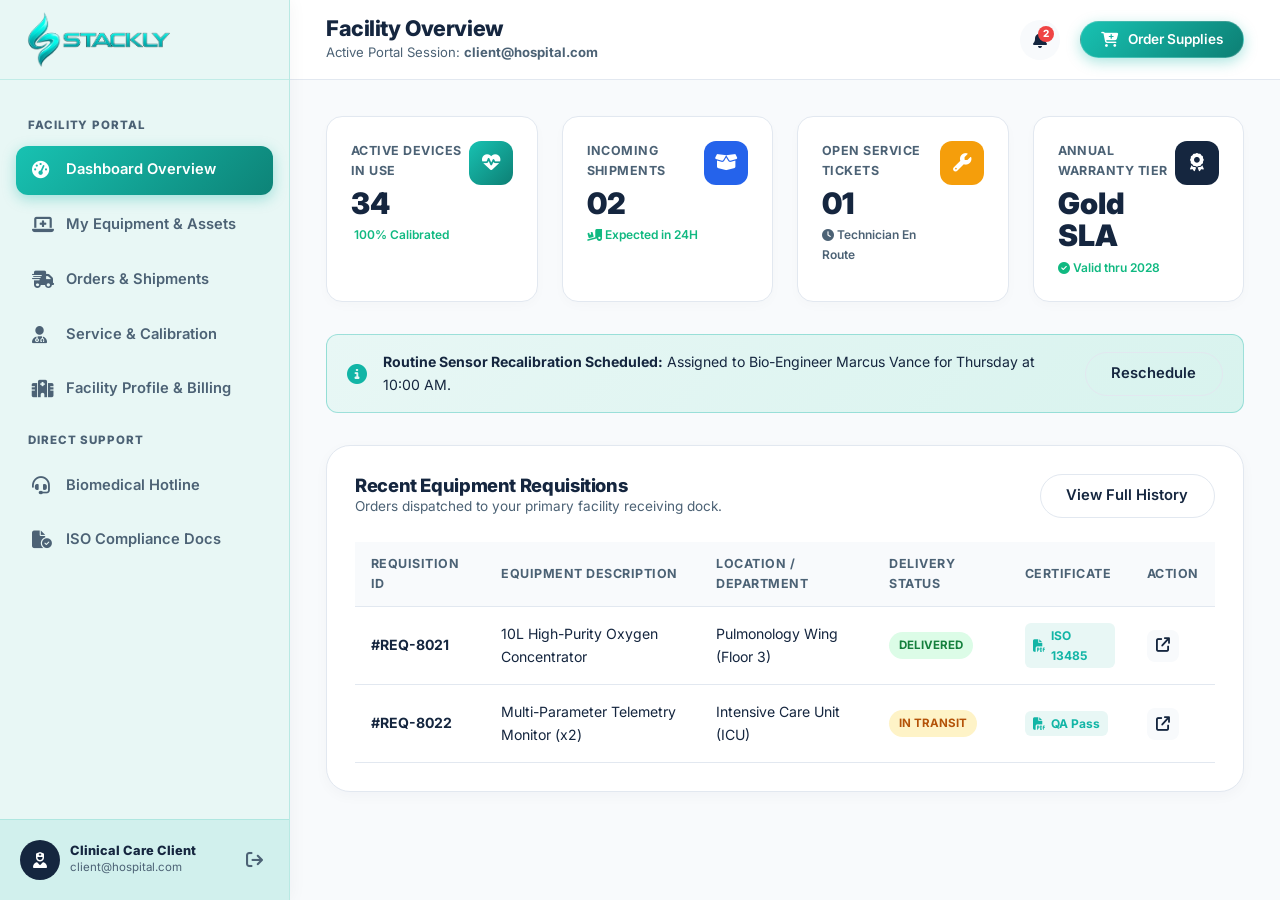
<file: client.html>
<!DOCTYPE html>
<html lang="en">
<head>
  <meta charset="UTF-8" />
  <meta name="viewport" content="width=device-width, initial-scale=1.0" />
  <title>Client Portal | MEDIXEN Healthcare</title>

  <!-- Google Fonts -->
  <link rel="preconnect" href="https://fonts.googleapis.com">
  <link rel="preconnect" href="https://fonts.gstatic.com" crossorigin>
  <link href="https://fonts.googleapis.com/css2?family=Inter:wght@400;500;600;700;800;900&display=swap" rel="stylesheet">

  <!-- Font Awesome 6 -->
  <link rel="stylesheet" href="https://cdnjs.cloudflare.com/ajax/libs/font-awesome/6.5.1/css/all.min.css" />

  <link rel="stylesheet" href="root.css" />
  <link rel="stylesheet" href="client.css" />
</head>
<body>

  <!-- Mobile Drawer Overlay -->
  <div class="dash-overlay" id="clientOverlay"></div>

  <div class="dash-layout">
    
    <!-- ==================== ICE BLUE SIDEBAR NAVIGATION ==================== -->
    <aside class="client-sidebar" id="clientSidebar">
      
      <!-- Brand & Mobile Close -->
      <div class="sidebar-header">
        <a href="index.html" class="brand-logo">
          <img src="./assets/logo 12.webp" alt="logo" width="150px" height="50px">
        </a>
        <button class="sidebar-close-btn" id="clientSidebarClose" aria-label="Close Sidebar">
          <i class="fa-solid fa-xmark"></i>
        </button>
      </div>

      <!-- Navigation Links -->
      <nav class="sidebar-nav">
        <span class="sidebar-label">Facility Portal</span>
        <ul class="sidebar-menu">
          <li>
            <a href="#overview" class="dash-nav-link active" data-tab="overview">
              <i class="fa-solid fa-gauge-high"></i>
              <span>Dashboard Overview</span>
            </a>
          </li>
          <li>
            <a href="#equipment" class="dash-nav-link" data-tab="equipment">
              <i class="fa-solid fa-laptop-medical"></i>
              <span>My Equipment &amp; Assets</span>
            </a>
          </li>
          <li>
            <a href="#orders" class="dash-nav-link" data-tab="orders">
              <i class="fa-solid fa-truck-fast"></i>
              <span>Orders &amp; Shipments</span>
            </a>
          </li>
          <li>
            <a href="#service" class="dash-nav-link" data-tab="service">
              <i class="fa-solid fa-user-doctor"></i>
              <span>Service &amp; Calibration</span>
            </a>
          </li>
          <li>
            <a href="#facility" class="dash-nav-link" data-tab="facility">
              <i class="fa-solid fa-hospital"></i>
              <span>Facility Profile &amp; Billing</span>
            </a>
          </li>
        </ul>

        <span class="sidebar-label">Direct Support</span>
        <ul class="sidebar-menu">
          <li>
            <a href="error.html" class="dash-nav-link">
              <i class="fa-solid fa-headset"></i>
              <span>Biomedical Hotline</span>
            </a>
          </li>
          <li>
            <a href="error.html" class="dash-nav-link">
              <i class="fa-solid fa-file-circle-check"></i>
              <span>ISO Compliance Docs</span>
            </a>
          </li>
        </ul>
      </nav>

      <!-- Sidebar User Profile Footer -->
      <div class="sidebar-user-footer">
        <div class="user-avatar-wrap">
          <i class="fa-solid fa-user-nurse"></i>
        </div>
        <div class="user-details">
          <strong class="user-role-title">Clinical Care Client</strong>
          <span class="user-email-text dynamic-user-email">client@hospital.com</span>
        </div>
        <a href="index.html" class="logout-btn" title="Sign Out">
          <i class="fa-solid fa-arrow-right-from-bracket"></i>
        </a>
      </div>

    </aside>

    <!-- ==================== MAIN CONTENT AREA ==================== -->
    <main class="dash-main">
      
      <!-- Top Navbar -->
      <header class="dash-topbar">
        <div class="topbar-left">
          <button class="dash-hamburger-btn" id="clientHamburgerBtn" aria-label="Toggle Menu">
            <span class="hbar line-1"></span>
            <span class="hbar line-2"></span>
            <span class="hbar line-3"></span>
          </button>
          <div class="topbar-greeting">
            <h1 class="topbar-title" id="pageTitle">Facility Overview</h1>
            <p class="topbar-sub">Active Portal Session: <strong class="dynamic-user-email">client@hospital.com</strong></p>
          </div>
        </div>

        <div class="topbar-right">
          <a href="error.html" class="topbar-action-icon" aria-label="Alerts">
            <i class="fa-solid fa-bell"></i>
            <span class="notif-badge">2</span>
          </a>
          <a href="error.html" class="btn btn-primary topbar-cta-btn">
            <i class="fa-solid fa-cart-plus"></i>
            <span>Order Supplies</span>
          </a>
        </div>
      </header>

      <!-- Dynamic Tab Content Sections -->
      <div class="dash-content-body">
        
        <!-- ==================== TAB 1: OVERVIEW ==================== -->
        <section class="dash-tab-content active" id="tab-overview">
          
          <!-- Key Metric Cards -->
          <div class="metric-cards-grid">
            <div class="metric-card">
              <div class="metric-meta">
                <span class="metric-title">Active Devices In Use</span>
                <span class="metric-val">34</span>
                <span class="metric-change positive"><i class="fa-solid fa-shield-check"></i> 100% Calibrated</span>
              </div>
              <div class="metric-icon-box bg-teal"><i class="fa-solid fa-heart-pulse"></i></div>
            </div>

            <div class="metric-card">
              <div class="metric-meta">
                <span class="metric-title">Incoming Shipments</span>
                <span class="metric-val">02</span>
                <span class="metric-change positive"><i class="fa-solid fa-truck-ramp-box"></i> Expected in 24H</span>
              </div>
              <div class="metric-icon-box bg-blue"><i class="fa-solid fa-box-open"></i></div>
            </div>

            <div class="metric-card">
              <div class="metric-meta">
                <span class="metric-title">Open Service Tickets</span>
                <span class="metric-val">01</span>
                <span class="metric-change neutral"><i class="fa-solid fa-clock"></i> Technician En Route</span>
              </div>
              <div class="metric-icon-box bg-amber"><i class="fa-solid fa-wrench"></i></div>
            </div>

            <div class="metric-card">
              <div class="metric-meta">
                <span class="metric-title">Annual Warranty Tier</span>
                <span class="metric-val">Gold SLA</span>
                <span class="metric-change positive"><i class="fa-solid fa-circle-check"></i> Valid thru 2028</span>
              </div>
              <div class="metric-icon-box bg-navy"><i class="fa-solid fa-award"></i></div>
            </div>
          </div>

          <!-- Active Maintenance Alert Box -->
          <div class="dash-alert-strip">
            <div class="alert-icon"><i class="fa-solid fa-circle-info"></i></div>
            <div class="alert-text">
              <strong>Routine Sensor Recalibration Scheduled:</strong> Assigned to Bio-Engineer Marcus Vance for Thursday at 10:00 AM.
            </div>
            <a href="error.html" class="btn btn-outline btn-sm">Reschedule</a>
          </div>

          <!-- Quick Orders Table -->
          <div class="dash-panel-card">
            <div class="panel-card-head">
              <div>
                <h3 class="panel-card-title">Recent Equipment Requisitions</h3>
                <p class="panel-card-desc">Orders dispatched to your primary facility receiving dock.</p>
              </div>
              <a href="error.html" class="btn btn-outline btn-sm">View Full History</a>
            </div>

            <div class="table-responsive">
              <table class="dash-table">
                <thead>
                  <tr>
                    <th>Requisition ID</th>
                    <th>Equipment Description</th>
                    <th>Location / Department</th>
                    <th>Delivery Status</th>
                    <th>Certificate</th>
                    <th>Action</th>
                  </tr>
                </thead>
                <tbody>
                  <tr>
                    <td><strong>#REQ-8021</strong></td>
                    <td>10L High-Purity Oxygen Concentrator</td>
                    <td>Pulmonology Wing (Floor 3)</td>
                    <td><span class="status-pill status-success">Delivered</span></td>
                    <td><span class="cert-tag"><i class="fa-solid fa-file-pdf"></i> ISO 13485</span></td>
                    <td><a href="error.html" class="table-link-btn" title="Inspect"><i class="fa-solid fa-arrow-up-right-from-square"></i></a></td>
                  </tr>
                  <tr>
                    <td><strong>#REQ-8022</strong></td>
                    <td>Multi-Parameter Telemetry Monitor (x2)</td>
                    <td>Intensive Care Unit (ICU)</td>
                    <td><span class="status-pill status-warning">In Transit</span></td>
                    <td><span class="cert-tag"><i class="fa-solid fa-file-pdf"></i> QA Pass</span></td>
                    <td><a href="error.html" class="table-link-btn" title="Inspect"><i class="fa-solid fa-arrow-up-right-from-square"></i></a></td>
                  </tr>
                </tbody>
              </table>
            </div>
          </div>

        </section>

        <!-- ==================== TAB 2: MY EQUIPMENT & ASSETS ==================== -->
        <section class="dash-tab-content" id="tab-equipment">
          
          <div class="dash-panel-card">
            <div class="panel-card-head">
              <div>
                <h3 class="panel-card-title">Installed Clinical Equipment Inventory</h3>
                <p class="panel-card-desc">Track active device serial numbers, battery health, and warranty deadlines.</p>
              </div>
              <div class="head-actions">
                <a href="error.html" class="btn btn-outline btn-sm"><i class="fa-solid fa-download"></i> Export Asset List</a>
                <a href="error.html" class="btn btn-primary btn-sm"><i class="fa-solid fa-plus"></i> Register New Device</a>
              </div>
            </div>

            <div class="table-responsive">
              <table class="dash-table">
                <thead>
                  <tr>
                    <th>Device Serial</th>
                    <th>Model &amp; Category</th>
                    <th>Assigned Ward</th>
                    <th>Installation Date</th>
                    <th>Warranty Period</th>
                    <th>Health Check</th>
                    <th>Action</th>
                  </tr>
                </thead>
                <tbody>
                  <tr>
                    <td><code>SN-ICU-8821</code></td>
                    <td><strong>Multi-Parameter ICU Monitor</strong><br><small class="text-muted">Telemetry &amp; SpO2</small></td>
                    <td>ICU Bed 04</td>
                    <td>14 Jan 2026</td>
                    <td><span class="status-pill status-success">38 Months Left</span></td>
                    <td><span class="health-badge good"><i class="fa-solid fa-check"></i> Optimal</span></td>
                    <td><a href="error.html" class="table-link-btn"><i class="fa-solid fa-wrench"></i></a></td>
                  </tr>
                  <tr>
                    <td><code>SN-RES-4019</code></td>
                    <td><strong>10L Medical Oxygen Unit</strong><br><small class="text-muted">High Purity Continuous</small></td>
                    <td>Respiratory Unit 2</td>
                    <td>03 Feb 2026</td>
                    <td><span class="status-pill status-success">24 Months Left</span></td>
                    <td><span class="health-badge good"><i class="fa-solid fa-check"></i> Optimal</span></td>
                    <td><a href="error.html" class="table-link-btn"><i class="fa-solid fa-wrench"></i></a></td>
                  </tr>
                  <tr>
                    <td><code>SN-SUR-1044</code></td>
                    <td><strong>Electronic 5-Function ICU Bed</strong><br><small class="text-muted">Motorized Actuator</small></td>
                    <td>Post-Op Recovery</td>
                    <td>22 Nov 2025</td>
                    <td><span class="status-pill status-warning">Calibration Due</span></td>
                    <td><span class="health-badge warning"><i class="fa-solid fa-triangle-exclamation"></i> Inspection Due</span></td>
                    <td><a href="error.html" class="table-link-btn"><i class="fa-solid fa-wrench"></i></a></td>
                  </tr>
                  <tr>
                    <td><code>SN-MOB-9011</code></td>
                    <td><strong>Aluminum Ergonomic Wheelchair</strong><br><small class="text-muted">Rehab Mobility</small></td>
                    <td>Patient Transit Dock</td>
                    <td>10 Aug 2025</td>
                    <td><span class="status-pill status-success">12 Months Left</span></td>
                    <td><span class="health-badge good"><i class="fa-solid fa-check"></i> Optimal</span></td>
                    <td><a href="error.html" class="table-link-btn"><i class="fa-solid fa-wrench"></i></a></td>
                  </tr>
                </tbody>
              </table>
            </div>

            <!-- Asset Highlights Grid -->
            <div class="content-sub-grid" style="margin-top: 2rem;">
              <div class="info-block-box">
                <div class="box-icon"><i class="fa-solid fa-shield-virus"></i></div>
                <div>
                  <strong>Anti-Microbial Coating Compliant</strong>
                  <p class="text-muted">All active furniture finishes meet ISO hospital sterilization standards.</p>
                </div>
              </div>
              <div class="info-block-box">
                <div class="box-icon"><i class="fa-solid fa-clock-rotate-left"></i></div>
                <div>
                  <strong>24/7 Remote Telemetry Logs</strong>
                  <p class="text-muted">Vital parameters sync directly with your on-premise monitoring server.</p>
                </div>
              </div>
            </div>
          </div>

        </section>

        <!-- ==================== TAB 3: ORDERS & SHIPMENTS ==================== -->
        <section class="dash-tab-content" id="tab-orders">
          
          <div class="dash-panel-card">
            <div class="panel-card-head">
              <div>
                <h3 class="panel-card-title">Procurement Manifest &amp; Live Tracking</h3>
                <p class="panel-card-desc">Real-time GPS status of cold-chain and heavy medical hardware shipments.</p>
              </div>
              <a href="error.html" class="btn btn-outline btn-sm"><i class="fa-solid fa-receipt"></i> Download Invoices</a>
            </div>

            <!-- Live Tracking Stepper Card -->
            <div class="tracking-timeline-card">
              <div class="tracking-header">
                <div>
                  <span class="tracking-tag">Air Express 48H</span>
                  <h4>Shipment Track: #MED-EXP-9402</h4>
                </div>
                <div class="tracking-eta">
                  <strong>Estimated Delivery:</strong> Tomorrow at 2:00 PM
                </div>
              </div>

              <!-- 4 Step Progress Bar -->
              <div class="stepper-row">
                <div class="step-item completed">
                  <div class="step-circle"><i class="fa-solid fa-check"></i></div>
                  <span class="step-title">Order Confirmed</span>
                  <span class="step-time">Oct 26, 09:00 AM</span>
                </div>
                <div class="step-item completed">
                  <div class="step-circle"><i class="fa-solid fa-check"></i></div>
                  <span class="step-title">Depot Calibration</span>
                  <span class="step-time">Oct 26, 03:30 PM</span>
                </div>
                <div class="step-item active">
                  <div class="step-circle"><i class="fa-solid fa-truck-fast"></i></div>
                  <span class="step-title">In Dedicated Transit</span>
                  <span class="step-time">En Route (Cold-Chain)</span>
                </div>
                <div class="step-item">
                  <div class="step-circle"><i class="fa-solid fa-hospital"></i></div>
                  <span class="step-title">Facility Sign-Off</span>
                  <span class="step-time">Pending Inspection</span>
                </div>
              </div>
            </div>

            <!-- Dispatches List -->
            <div class="table-responsive" style="margin-top: 1.5rem;">
              <table class="dash-table">
                <thead>
                  <tr>
                    <th>Tracking ID</th>
                    <th>Consignment Details</th>
                    <th>Logistics Courier</th>
                    <th>Freight Type</th>
                    <th>Status</th>
                    <th>Manifest</th>
                  </tr>
                </thead>
                <tbody>
                  <tr>
                    <td><strong>#TRK-449102</strong></td>
                    <td>Multi-Parameter ECG Monitor + Cable Packs</td>
                    <td>Medixen Dedicated Direct</td>
                    <td>Climate Controlled</td>
                    <td><span class="status-pill status-info">Out for Delivery</span></td>
                    <td><a href="error.html" class="table-link-btn"><i class="fa-solid fa-file-invoice"></i></a></td>
                  </tr>
                  <tr>
                    <td><strong>#TRK-449088</strong></td>
                    <td>Surgical Stainless Tool Trays (Bulk 20)</td>
                    <td>National Medical Logistics</td>
                    <td>Standard Secure</td>
                    <td><span class="status-pill status-success">Signed &amp; Received</span></td>
                    <td><a href="error.html" class="table-link-btn"><i class="fa-solid fa-file-invoice"></i></a></td>
                  </tr>
                </tbody>
              </table>
            </div>

          </div>

        </section>

        <!-- ==================== TAB 4: SERVICE & CALIBRATION ==================== -->
        <section class="dash-tab-content" id="tab-service">
          
          <div class="dash-panel-card">
            <div class="panel-card-head">
              <div>
                <h3 class="panel-card-title">Biomedical Engineering &amp; Service Desk</h3>
                <p class="panel-card-desc">Request on-site maintenance, annual calibration certificates, and emergency engineer dispatch.</p>
              </div>
              <a href="error.html" class="btn btn-primary btn-sm"><i class="fa-solid fa-user-gear"></i> Book Urgent Service</a>
            </div>

            <div class="service-cards-row">
              <div class="service-stat-box">
                <span class="s-label">Assigned Bio-Engineer</span>
                <strong class="s-val">Marcus Vance, BME</strong>
                <span class="s-sub"><i class="fa-solid fa-phone"></i> Direct Ext: 4402</span>
              </div>
              <div class="service-stat-box">
                <span class="s-label">Emergency SLA Guarantee</span>
                <strong class="s-val">&lt; 4 Hours Response</strong>
                <span class="s-sub"><i class="fa-solid fa-shield-halved"></i> 24/7 Priority Channel</span>
              </div>
              <div class="service-stat-box">
                <span class="s-label">Upcoming Factory Audit</span>
                <strong class="s-val">November 15, 2026</strong>
                <span class="s-sub"><i class="fa-solid fa-calendar-check"></i> Re-Certification Ready</span>
              </div>
            </div>

            <!-- Service Tickets Table -->
            <div class="table-responsive" style="margin-top: 1.5rem;">
              <table class="dash-table">
                <thead>
                  <tr>
                    <th>Ticket ID</th>
                    <th>Equipment Involved</th>
                    <th>Issue Reported</th>
                    <th>Priority</th>
                    <th>Engineer Status</th>
                    <th>Resolution Log</th>
                  </tr>
                </thead>
                <tbody>
                  <tr>
                    <td><strong>#TCK-1092</strong></td>
                    <td>Oxygen Concentrator (SN-RES-4019)</td>
                    <td>Routine 1,000-Hour Molecular Sieve Check</td>
                    <td><span class="status-pill status-info">Routine</span></td>
                    <td><span class="status-pill status-warning">Engineer Assigned</span></td>
                    <td><a href="error.html" class="btn btn-outline btn-sm">View Notes</a></td>
                  </tr>
                  <tr>
                    <td><strong>#TCK-1088</strong></td>
                    <td>ICU Patient Monitor (SN-ICU-8821)</td>
                    <td>Lead II ECG Cable Sensitivity Calibration</td>
                    <td><span class="status-pill status-success">Low</span></td>
                    <td><span class="status-pill status-success">Completed &amp; Signed</span></td>
                    <td><a href="error.html" class="btn btn-outline btn-sm">Download Cert</a></td>
                  </tr>
                </tbody>
              </table>
            </div>

          </div>

        </section>

        <!-- ==================== TAB 5: FACILITY PROFILE & BILLING ==================== -->
        <section class="dash-tab-content" id="tab-facility">
          
          <div class="dash-panel-card">
            <div class="panel-card-head">
              <div>
                <h3 class="panel-card-title">Hospital Facility Profile &amp; Billing Tier</h3>
                <p class="panel-card-desc">Review enterprise procurement credit limits, delivery addresses, and hospital licenses.</p>
              </div>
              <a href="error.html" class="btn btn-primary btn-sm"><i class="fa-solid fa-pen-to-square"></i> Edit Details</a>
            </div>

            <div class="profile-details-grid">
              
              <div class="profile-meta-item">
                <span class="meta-label">Facility Organization Name</span>
                <strong class="meta-value">St. Jude Regional Healthcare Center</strong>
              </div>

              <div class="profile-meta-item">
                <span class="meta-label">Primary Receiving Address</span>
                <strong class="meta-value">Dock 4B, 742 Innovation Blvd, Medical District</strong>
              </div>

              <div class="profile-meta-item">
                <span class="meta-label">Authorized Account Email</span>
                <strong class="meta-value dynamic-user-email">client@hospital.com</strong>
              </div>

              <div class="profile-meta-item">
                <span class="meta-label">Biomedical Procurement License</span>
                <strong class="meta-value">REG-HOSP-2026-NY-902</strong>
              </div>

              <div class="profile-meta-item">
                <span class="meta-label">Contracted Credit Threshold</span>
                <strong class="meta-value">$150,000.00 (Net 60 Days)</strong>
              </div>

              <div class="profile-meta-item">
                <span class="meta-label">Designated Account Executive</span>
                <strong class="meta-value">Rachel Adams (Medixen Corporate)</strong>
              </div>

            </div>

            <!-- Contract Documents Row -->
            <div class="contract-strip" style="margin-top: 2rem;">
              <div class="contract-info">
                <i class="fa-solid fa-file-contract"></i>
                <div>
                  <strong>Master Equipment Supply &amp; Maintenance Agreement</strong>
                  <p class="text-muted">Includes 5-Year replacement warranty and 4-hour clinical emergency SLA.</p>
                </div>
              </div>
              <a href="error.html" class="btn btn-secondary btn-sm">Download Master PDF</a>
            </div>

          </div>

        </section>

      </div>
    </main>

  </div>

  <!-- GSAP Core CDN -->
  <script src="https://cdnjs.cloudflare.com/ajax/libs/gsap/3.12.5/gsap.min.js"></script>
  <script>

document.addEventListener("DOMContentLoaded", () => {
  /* ==============================================================
     1. EXTRACT & RENDER AUTHENTICATED CLIENT EMAIL
  ============================================================== */
  function getAuthenticatedEmail() {
    // 1. Check URL query parameters (e.g., client-dashboard.html?email=dr.sarah@hospital.com)
    const urlParams = new URLSearchParams(window.location.search);
    const emailParam = urlParams.get("email");
    if (emailParam && emailParam.trim() !== "") {
      localStorage.setItem("medixen_client_email", emailParam.trim());
      return emailParam.trim();
    }

    // 2. Check LocalStorage
    const storedEmail = localStorage.getItem("medixen_client_email");
    if (storedEmail && storedEmail.trim() !== "") {
      return storedEmail.trim();
    }

    // 3. Fallback default
    return "client@hospital.com";
  }

  const clientEmail = getAuthenticatedEmail();

  // Populate dynamic email elements
  document.querySelectorAll(".dynamic-user-email").forEach((el) => {
    el.textContent = clientEmail;
  });

  /* ==============================================================
     2. HAMBURGER & MOBILE DRAWER FUNCTIONALITIES
  ============================================================== */
  const clientSidebar = document.getElementById("clientSidebar");
  const clientOverlay = document.getElementById("clientOverlay");
  const clientHamburgerBtn = document.getElementById("clientHamburgerBtn");
  const clientSidebarClose = document.getElementById("clientSidebarClose");
  let isSidebarOpen = false;

  function openSidebar() {
    isSidebarOpen = true;
    document.body.classList.add("no-scroll"); // Prevent background scroll on mobile
    clientOverlay.classList.add("active");
    clientSidebar.classList.add("open");

    // Smooth entrance GSAP stagger on mobile links
    if (window.innerWidth <= 768) {
      gsap.fromTo(
        ".sidebar-menu li",
        { x: -20, opacity: 0 },
        { x: 0, opacity: 1, stagger: 0.05, duration: 0.3, ease: "power2.out" }
      );
    }
  }

  function closeSidebar() {
    isSidebarOpen = false;
    document.body.classList.remove("no-scroll"); // Restore scrolling
    clientOverlay.classList.remove("active");
    clientSidebar.classList.remove("open");
  }

  clientHamburgerBtn.addEventListener("click", () => {
    if (!isSidebarOpen) openSidebar();
    else closeSidebar();
  });

  clientSidebarClose.addEventListener("click", closeSidebar);
  clientOverlay.addEventListener("click", closeSidebar);

  window.addEventListener("keydown", (e) => {
    if (e.key === "Escape" && isSidebarOpen) closeSidebar();
  });

  /* ==============================================================
     3. TAB SWITCHING: DISPLAY CONTENT ON ANCHOR CLICK
  ============================================================== */
  const navLinks = document.querySelectorAll(".dash-nav-link[data-tab]");
  const tabPanels = document.querySelectorAll(".dash-tab-content");
  const pageTitle = document.getElementById("pageTitle");

  const titleMap = {
    overview: "Facility Overview",
    equipment: "My Installed Equipment & Assets",
    orders: "Procurement Orders & Shipments",
    service: "Biomedical Service & Calibration",
    facility: "Facility Profile & Billing Tier"
  };

  function switchTab(tabKey) {
    // 1. Update navigation active state
    navLinks.forEach((link) => {
      if (link.getAttribute("data-tab") === tabKey) {
        link.classList.add("active");
      } else {
        link.classList.remove("active");
      }
    });

    // 2. Switch panel views with a smooth GSAP fade & slide
    tabPanels.forEach((panel) => {
      if (panel.id === `tab-${tabKey}`) {
        panel.classList.add("active");
        gsap.fromTo(
          panel,
          { opacity: 0, y: 15 },
          { opacity: 1, y: 0, duration: 0.4, ease: "power2.out", clearProps: "all" }
        );
      } else {
        panel.classList.remove("active");
      }
    });

    // 3. Update topbar page title
    if (pageTitle && titleMap[tabKey]) {
      pageTitle.textContent = titleMap[tabKey];
    }
  }

  navLinks.forEach((link) => {
    link.addEventListener("click", (e) => {
      e.preventDefault();
      const tabKey = link.getAttribute("data-tab");
      switchTab(tabKey);

      // Close mobile drawer if open
      if (window.innerWidth <= 768 && isSidebarOpen) {
        closeSidebar();
      }
    });
  });

  /* ==============================================================
     4. REDIRECT NON-TAB BUTTONS & ANCHORS TO ERROR.HTML
  ============================================================== */
  document.querySelectorAll("button:not([data-tab]):not(#clientHamburgerBtn):not(#clientSidebarClose)").forEach((btn) => {
    btn.addEventListener("click", () => {
      window.location.href = "error.html";
    });
  });
});

  </script>



</body>
</html>
</file>
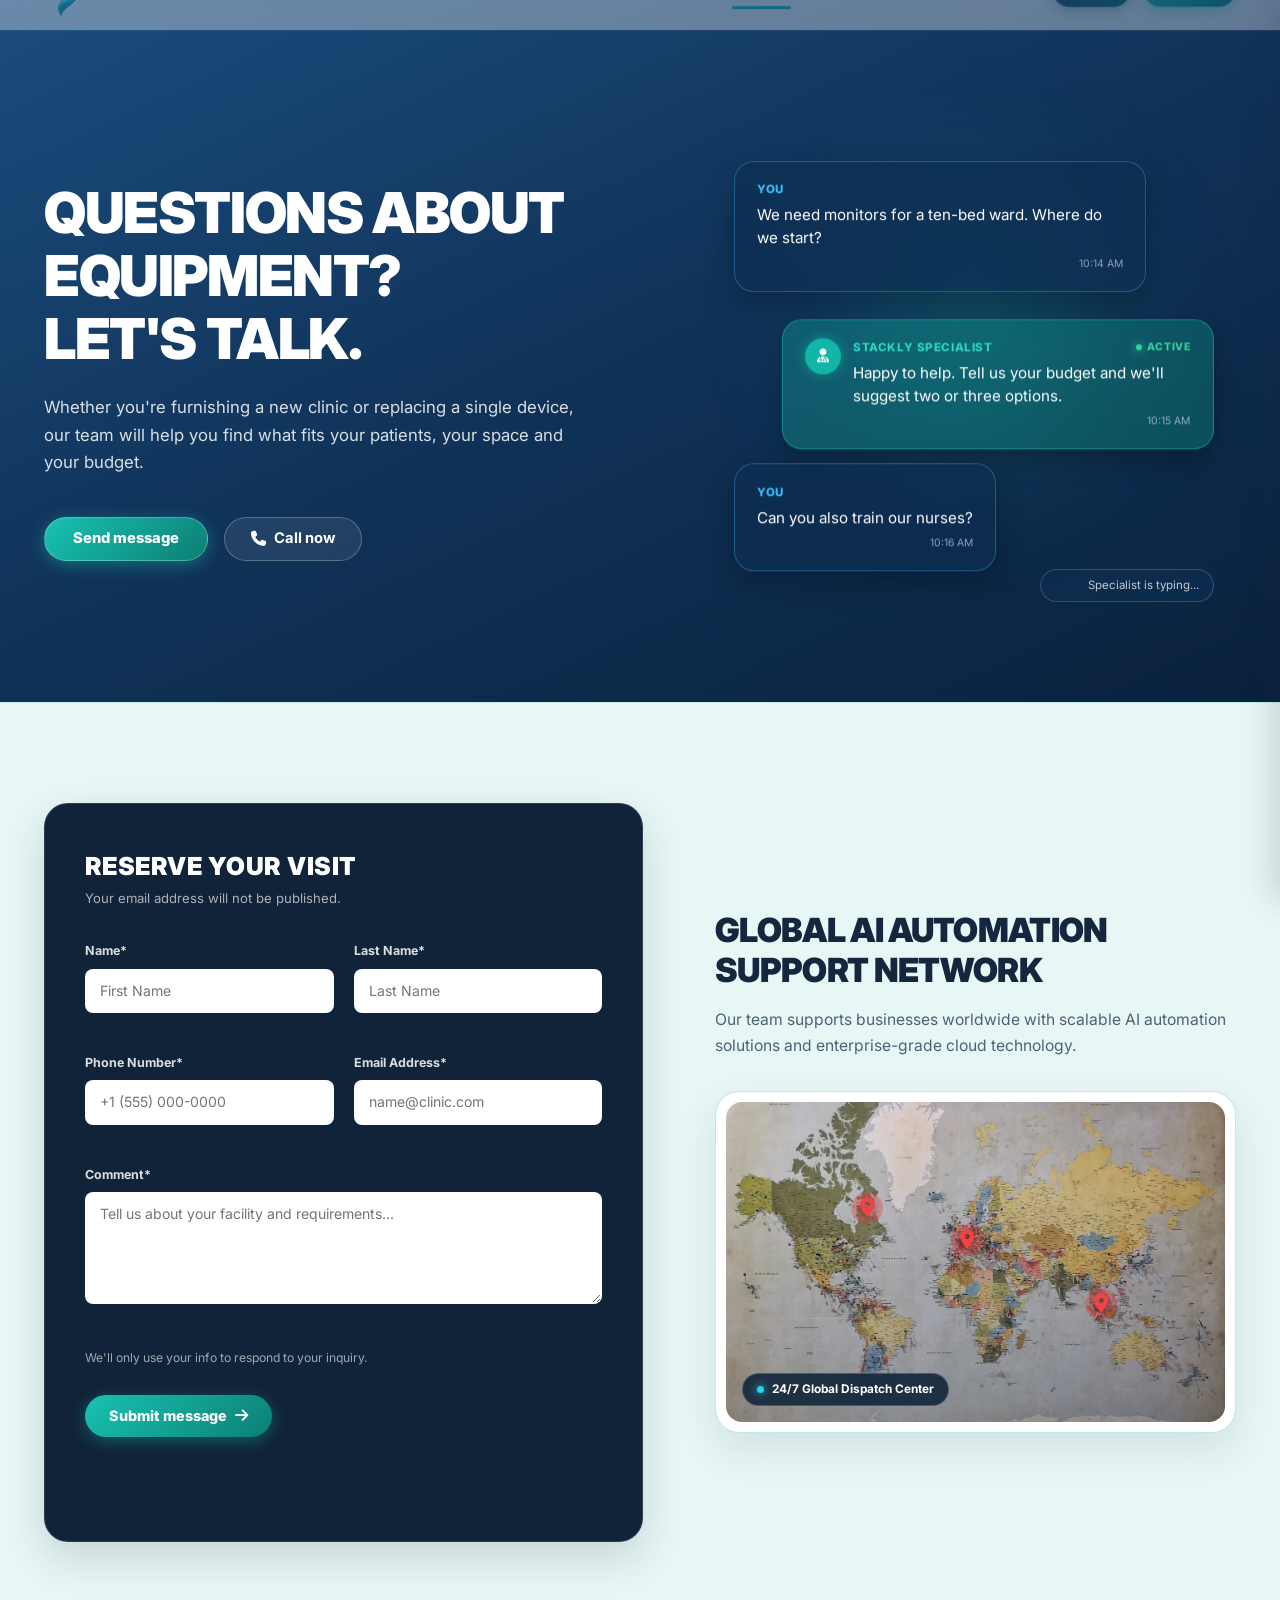
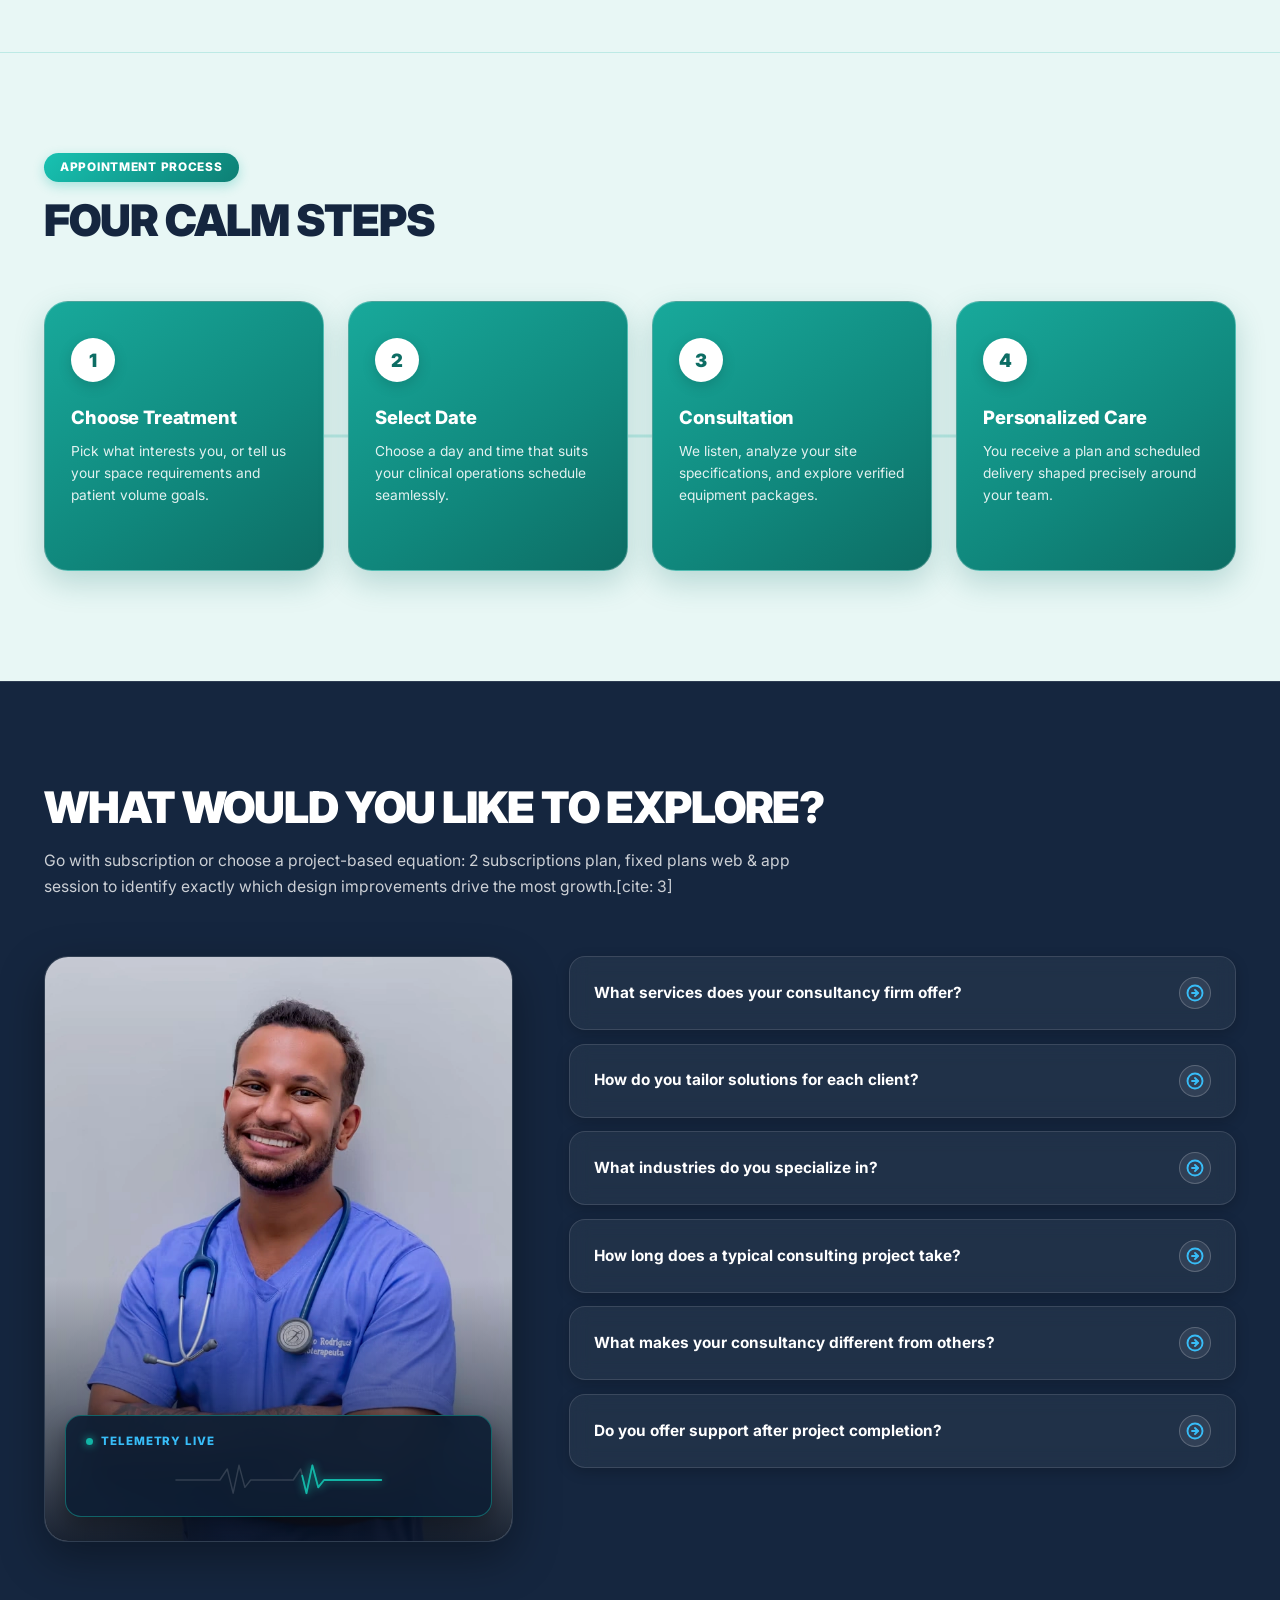
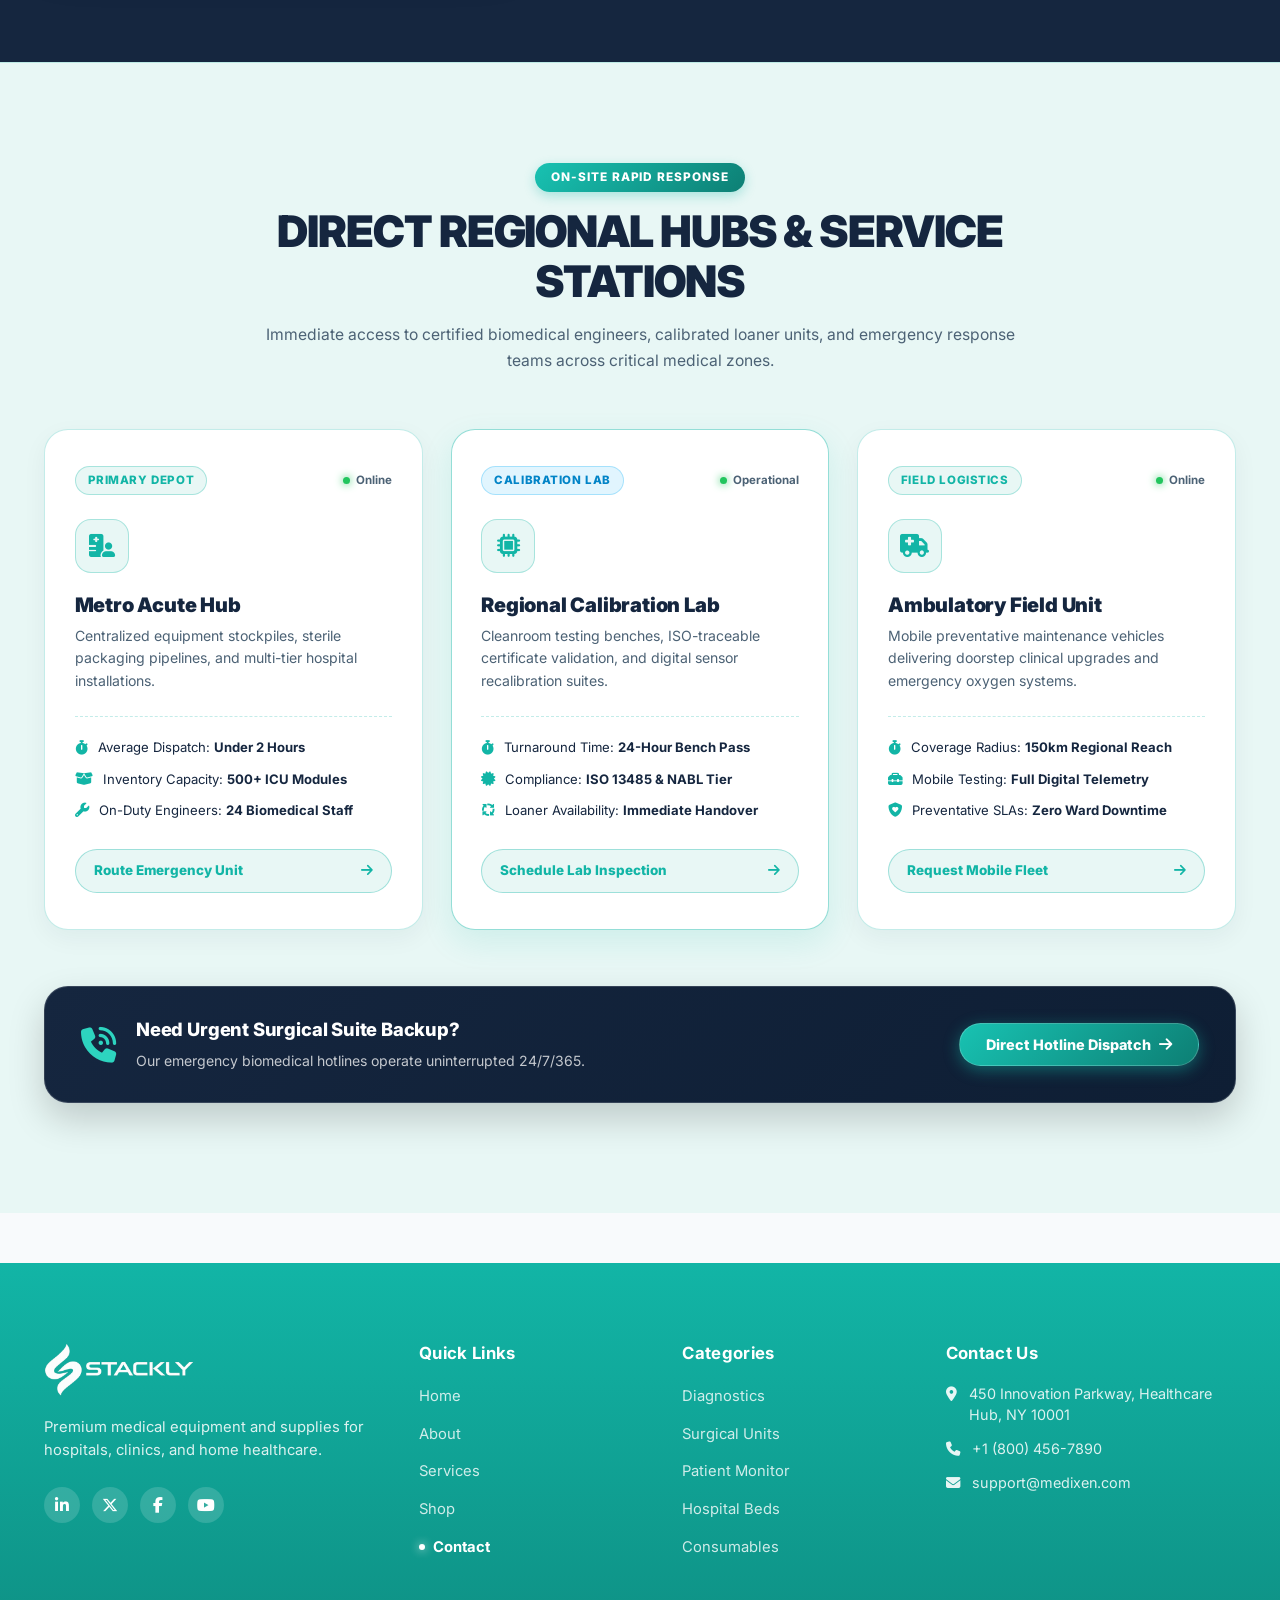
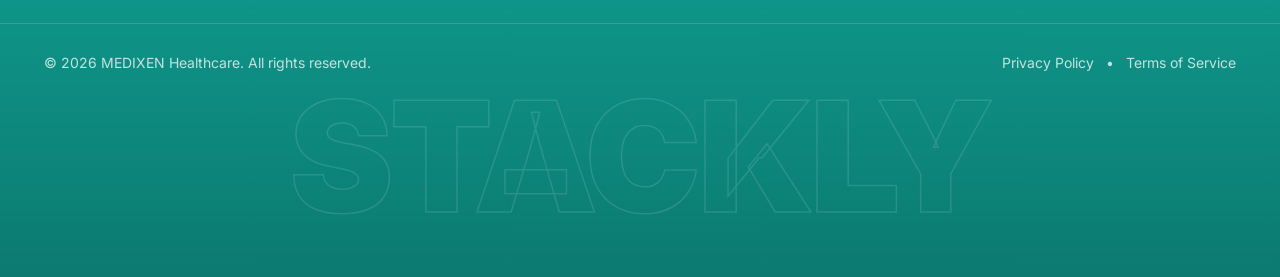
<file: contact.html>
<!DOCTYPE html>
<html lang="en">

<head>
  <meta charset="UTF-8" />
  <meta name="viewport" content="width=device-width, initial-scale=1.0" />
  <title>Medical Equipment Store</title>

  <!-- Google Font -->
  <link rel="preconnect" href="https://fonts.googleapis.com">
  <link rel="preconnect" href="https://fonts.gstatic.com" crossorigin>
  <link href="https://fonts.googleapis.com/css2?family=Inter:wght@400;500;600;700;800&display=swap" rel="stylesheet">

  <!-- Font Awesome 6 -->
  <link rel="stylesheet" href="https://cdnjs.cloudflare.com/ajax/libs/font-awesome/6.5.1/css/all.min.css" />

  <link rel="icon" href="./assets/logo.webp" />
  <link rel="stylesheet" href="root.css" />
  <link rel="stylesheet" href="style.css" />
  <link rel="stylesheet" href="contact.css" />

</head>

<body class="is-loading">

  <!-- ==================== PRELOADER ==================== -->
  <div class="preloader" id="preloader">
    <div class="preloader-content">
      <div class="preloader-pulse-box">
        <div class="pulse-icon"><i class="fa-solid fa-heart-pulse"></i></div>
        <svg class="ecg-svg" viewBox="0 0 300 100" fill="none">
          <path class="ecg-path" d="M0,50 L70,50 L85,20 L100,80 L115,30 L130,65 L145,50 L300,50" />
        </svg>
      </div>
      <div class="preloader-brand">STACKLY</div>
      <div class="preloader-status">Preparing medical equipment catalog...</div>
    </div>
  </div>

  <!-- ==================== HEADER NAVBAR ==================== -->
  <header class="site-header" id="header">
    <div class="container header-container">
      <!-- Logo -->
      <a href="index.html" class="brand-logo">
        <img src="./assets/logo 12.webp" alt="logo" width="150px" height="50px">
      </a>

      <!-- Desktop Navigation Menu -->
      <nav class="desktop-nav" aria-label="Main Navigation">
        <ul class="nav-list">
          <li><a href="index.html" class="nav-link">Home</a></li>
          <li><a href="about.html" class="nav-link">About</a></li>
          <li><a href="services.html" class="nav-link">Services</a></li>
          <li><a href="shop.html" class="nav-link">Shop</a></li>
          <li><a href="contact.html" class="nav-link">Contact</a></li>
        </ul>
      </nav>

      <!-- Right Header Actions -->
      <div class="header-actions">
        <button class="icon-btn search-toggle" aria-label="Search">
          <i class="fa-solid fa-magnifying-glass"></i>
        </button>

        <div class="header-auth-btns">
          <a href="login.html" class="btn btn-secondary btn-sm">Login</a>
          <a href="signup.html" class="btn btn-primary btn-sm">Sign Up</a>
        </div>

        <!-- Hamburger Button -->
        <button class="hamburger-btn" id="hamburgerBtn" aria-label="Toggle navigation" aria-expanded="false">
          <span class="bar line-1"></span>
          <span class="bar line-2"></span>
          <span class="bar line-3"></span>
        </button>
      </div>
    </div>
  </header>

  <!-- Mobile Drawer Overlay -->
  <div class="mobile-menu-overlay" id="mobileOverlay"></div>

  <!-- Mobile Drawer Menu -->
  <aside class="mobile-drawer" id="mobileDrawer">
    <div class="mobile-drawer-header">
      <a href="index.html" class="brand-logo">
        <img src="./assets/logo 12.webp" alt="logo" width="150px" height="50px">
      </a>
      <button class="close-drawer-btn" id="closeDrawerBtn" aria-label="Close menu">
        <i class="fa-solid fa-xmark"></i>
      </button>
    </div>

    <!-- Scrollable middle list area -->
    <div class="mobile-drawer-body">
      <nav class="mobile-nav">
        <ul class="mobile-nav-list">
          <li><a href="index.html" class="mobile-nav-link"><i class="fa-solid fa-house"></i> Home</a></li>
          <li><a href="about.html" class="mobile-nav-link"><i class="fa-solid fa-circle-info"></i> About</a>
          </li>
          <li><a href="services.html" class="mobile-nav-link"><i class="fa-solid fa-stethoscope"></i>
              Services</a></li>
          <li><a href="shop.html" class="mobile-nav-link"><i class="fa-solid fa-store"></i> Shop</a></li>
          <li><a href="contact.html" class="mobile-nav-link"><i class="fa-solid fa-envelope"></i> Contact</a>
          </li>
        </ul>
      </nav>
    </div>

    <!-- Fixed/Pinned Login & Sign Up Actions -->
    <div class="mobile-drawer-footer">
      <a href="login.html" class="btn btn-secondary w-full">
        <i class="fa-solid fa-arrow-right-to-bracket"></i> Login
      </a>
      <a href="signup.html" class="btn btn-primary w-full">
        <i class="fa-solid fa-user-plus"></i> Sign Up
      </a>
    </div>
  </aside>







  <!-- ==================== CONTACT HERO SECTION ==================== -->
  <section class="contact-hero-section" id="contact-hero">
    <div class="container contact-hero-container">

      <!-- Left Column: Typography & CTAs -->
      <div class="contact-hero-content contact-hero-reveal">
        <h1 class="contact-hero-title">
          QUESTIONS ABOUT <br>
          EQUIPMENT? <br>
          LET'S TALK.
        </h1>

        <p class="contact-hero-desc">
          Whether you're furnishing a new clinic or replacing a single device, our team will help you find what fits
          your patients, your space and your budget.
        </p>

        <div class="contact-hero-actions">
          <a href="#visit-form" class="btn btn-primary contact-btn-solid">
            <span>Send message</span>
          </a>
          <a href="error.html" class="btn btn-outline contact-btn-ghost">
            <i class="fa-solid fa-phone"></i>
            <span>Call now</span>
          </a>
        </div>
      </div>

      <!-- Right Column: Interactive Chat Conversation Simulation -->
      <div class="contact-hero-chat-col contact-hero-reveal">
        <div class="contact-chat-stage">

          <!-- Ambient Radial Backlight Glow -->
          <div class="chat-ambient-glow" aria-hidden="true"></div>

          <!-- Chat Bubble 1 (User Query) -->
          <div class="chat-bubble user-bubble bubble-1">
            <div class="bubble-sender">You</div>
            <p class="bubble-text">We need monitors for a ten-bed ward. Where do we start?</p>
            <span class="bubble-time">10:14 AM</span>
          </div>

          <!-- Chat Bubble 2 (Medixen Specialist Reply) -->
          <div class="chat-bubble specialist-bubble bubble-2">
            <div class="specialist-avatar">
              <i class="fa-solid fa-user-doctor"></i>
            </div>
            <div class="specialist-msg-body">
              <div class="bubble-sender sender-specialist">
                <span>Stackly specialist</span>
                <span class="active-badge"><span class="active-dot"></span> Active</span>
              </div>
              <p class="bubble-text">Happy to help. Tell us your budget and we'll suggest two or three options.</p>
              <span class="bubble-time">10:15 AM</span>
            </div>
          </div>

          <!-- Chat Bubble 3 (User Follow-up) -->
          <div class="chat-bubble user-bubble bubble-3">
            <div class="bubble-sender">You</div>
            <p class="bubble-text">Can you also train our nurses?</p>
            <span class="bubble-time">10:16 AM</span>
          </div>

          <!-- Floating Live Response Indicator -->
          <div class="chat-typing-indicator" aria-hidden="true">
            <span class="typing-dot"></span>
            <span class="typing-dot"></span>
            <span class="typing-dot"></span>
            <span class="typing-label">Specialist is typing...</span>
          </div>

        </div>
      </div>

    </div>
  </section>







  <!-- ==================== CONTACT: RESERVE YOUR VISIT & GLOBAL NETWORK ==================== -->
  <section class="contact-visit-section" id="visit-form">
    <div class="container contact-visit-container">

      <!-- Left Column: Form Card with Validation -->
      <div class="visit-form-card visit-reveal">
        <div class="form-header">
          <h2 class="form-title">RESERVE YOUR VISIT</h2>
          <p class="form-privacy-note">Your email address will not be published.</p>
        </div>

        <form class="visit-booking-form" id="visitBookingForm" novalidate>
          <!-- Row 1: First Name & Last Name -->
          <div class="form-row-dual">
            <div class="form-group" id="groupFirstName">
              <label for="firstName" class="form-label">Name*</label>
              <input type="text" id="firstName" class="form-control-input" placeholder="First Name"
                autocomplete="off" />
              <span class="field-error-msg" id="errFirstName"></span>
            </div>

            <div class="form-group" id="groupLastName">
              <label for="lastName" class="form-label">Last Name*</label>
              <input type="text" id="lastName" class="form-control-input" placeholder="Last Name" autocomplete="off" />
              <span class="field-error-msg" id="errLastName"></span>
            </div>
          </div>

          <!-- Row 2: Phone & Email -->
          <div class="form-row-dual">
            <div class="form-group" id="groupPhone">
              <label for="phoneNumber" class="form-label">Phone Number*</label>
              <input type="tel" id="phoneNumber" class="form-control-input" placeholder="+1 (555) 000-0000"
                autocomplete="off" />
              <span class="field-error-msg" id="errPhone"></span>
            </div>

            <div class="form-group" id="groupEmail">
              <label for="emailAddress" class="form-label">Email Address*</label>
              <input type="email" id="emailAddress" class="form-control-input" placeholder="name@clinic.com"
                autocomplete="off" />
              <span class="field-error-msg" id="errEmail"></span>
            </div>
          </div>

          <!-- Row 3: Comment / Requirements -->
          <div class="form-group" id="groupComment">
            <label for="visitComment" class="form-label">Comment*</label>
            <textarea id="visitComment" class="form-control-textarea" rows="4"
              placeholder="Tell us about your facility and requirements..."></textarea>
            <span class="field-error-msg" id="errComment"></span>
          </div>

          <p class="form-consent-text">We'll only use your info to respond to your inquiry.</p>

          <!-- Submit Button -->
          <button type="submit" class="btn btn-primary form-submit-btn" id="submitVisitBtn">
            <span>Submit message</span>
            <i class="fa-solid fa-arrow-right"></i>
          </button>

          <!-- Dynamic Overall Status Message -->
          <div class="form-status-banner" id="formStatusBanner" aria-live="polite"></div>
        </form>
      </div>

      <!-- Right Column: Support Network Info & Map Visual -->
      <div class="network-info-col visit-reveal">
        <div class="network-header">
          <h3 class="network-heading">GLOBAL AI AUTOMATION SUPPORT NETWORK</h3>
          <p class="network-desc">
            Our team supports businesses worldwide with scalable AI automation solutions and enterprise-grade cloud
            technology.
          </p>
        </div>

        <!-- Map Showcase Frame with Interactive Pins -->
        <div class="network-map-card">
          <div class="map-image-wrapper">
            <img src="./assets/map.webp"
              alt="Global Biomedical Engineering Logistics Map" class="map-display-img" />
            <div class="map-vignette-overlay"></div>

            <!-- Pulsing Map Hub Pins -->
            <div class="map-pin pin-1" title="Primary Dispatch Hub">
              <span class="pin-radar"></span>
              <i class="fa-solid fa-location-dot"></i>
            </div>

            <div class="map-pin pin-2" title="Bio-Calibration Center">
              <span class="pin-radar"></span>
              <i class="fa-solid fa-location-dot"></i>
            </div>

            <div class="map-pin pin-3" title="Regional Rapid Response">
              <span class="pin-radar"></span>
              <i class="fa-solid fa-location-dot"></i>
            </div>

            <!-- Floating Status Badge -->
            <div class="map-floating-tag">
              <span class="hub-pulse-dot"></span>
              <span>24/7 Global Dispatch Center</span>
            </div>
          </div>
        </div>
      </div>

    </div>
  </section>







  <!-- ==================== CONTACT: FOUR CALM STEPS SECTION ==================== -->
  <section class="contact-steps-section" id="appointment-process">
    <div class="container">

      <!-- Section Eyebrow & Title -->
      <div class="steps-header steps-reveal">
        <span class="steps-badge-pill">Appointment process</span>
        <h2 class="steps-heading">FOUR CALM STEPS</h2>
      </div>

      <!-- 4 Calm Steps Pipeline Grid -->
      <div class="steps-grid-container steps-reveal">

        <!-- Continuous Glowing Connector Bar behind cards -->
        <div class="steps-connector-bar" aria-hidden="true">
          <div class="steps-progress-beam"></div>
        </div>

        <!-- Step 01 -->
        <article class="calm-step-card" data-step="1">
          <div class="step-card-glass-glow" aria-hidden="true"></div>
          <div class="step-index-circle">
            <span>1</span>
            <div class="step-pulse-halo"></div>
          </div>
          <div class="step-body-content">
            <h3 class="step-card-title">Choose Treatment</h3>
            <p class="step-card-desc">
              Pick what interests you, or tell us your space requirements and patient volume goals.
            </p>
          </div>
          <div class="step-card-edge-shimmer" aria-hidden="true"></div>
        </article>

        <!-- Step 02 -->
        <article class="calm-step-card" data-step="2">
          <div class="step-card-glass-glow" aria-hidden="true"></div>
          <div class="step-index-circle">
            <span>2</span>
            <div class="step-pulse-halo"></div>
          </div>
          <div class="step-body-content">
            <h3 class="step-card-title">Select Date</h3>
            <p class="step-card-desc">
              Choose a day and time that suits your clinical operations schedule seamlessly.
            </p>
          </div>
          <div class="step-card-edge-shimmer" aria-hidden="true"></div>
        </article>

        <!-- Step 03 -->
        <article class="calm-step-card" data-step="3">
          <div class="step-card-glass-glow" aria-hidden="true"></div>
          <div class="step-index-circle">
            <span>3</span>
            <div class="step-pulse-halo"></div>
          </div>
          <div class="step-body-content">
            <h3 class="step-card-title">Consultation</h3>
            <p class="step-card-desc">
              We listen, analyze your site specifications, and explore verified equipment packages.
            </p>
          </div>
          <div class="step-card-edge-shimmer" aria-hidden="true"></div>
        </article>

        <!-- Step 04 -->
        <article class="calm-step-card" data-step="4">
          <div class="step-card-glass-glow" aria-hidden="true"></div>
          <div class="step-index-circle">
            <span>4</span>
            <div class="step-pulse-halo"></div>
          </div>
          <div class="step-body-content">
            <h3 class="step-card-title">Personalized Care</h3>
            <p class="step-card-desc">
              You receive a plan and scheduled delivery shaped precisely around your team.
            </p>
          </div>
          <div class="step-card-edge-shimmer" aria-hidden="true"></div>
        </article>

      </div>

    </div>
  </section>







  <!-- ==================== CONTACT: WHAT WOULD YOU LIKE TO EXPLORE? SECTION ==================== -->
  <section class="contact-explore-section" id="explore-faq">
    <div class="container">

      <!-- Section Header[cite: 3] -->
      <div class="explore-header explore-reveal">
        <h2 class="explore-heading">WHAT WOULD YOU LIKE TO EXPLORE?</h2>
        <p class="explore-subtext">
          Go with subscription or choose a project-based equation: 2 subscriptions plan, fixed plans web &amp; app
          session to identify exactly which design improvements drive the most growth.[cite: 3]
        </p>
      </div>

      <!-- Main Grid: Left Medical Stethoscope Visual & Right Interactive FAQ Accordion[cite: 3] -->
      <div class="explore-grid-container explore-reveal">

        <!-- Left Column: Medical Portrait with Live SVG Pulse Monitor -->
        <div class="explore-visual-col">
          <div class="doctor-card-wrapper" id="doctorCardWrap">

            <!-- Stethoscope Medical Portrait[cite: 3] -->
            <img src="./assets/male.webp"
              alt="Doctor in Clinical Coat with Stethoscope" class="doctor-portrait-img" />
            <div class="doctor-card-overlay"></div>

            <!-- Classy SVG Heartbeat Wave Animation Overlay -->
            <div class="svg-ecg-monitor-badge">
              <div class="ecg-status-head">
                <span class="live-dot"></span>
                <span>Telemetry Live</span>
              </div>
              <svg class="ecg-svg-chart" viewBox="0 0 280 60" fill="none" xmlns="http://www.w3.org/2000/svg">
                <path class="ecg-track-path"
                  d="M0 30 L50 30 L60 30 L70 15 L78 48 L86 10 L94 40 L102 30 L150 30 L160 30 L170 15 L178 48 L186 10 L194 40 L202 30 L280 30"
                  stroke="rgba(255,255,255,0.2)" stroke-width="2" stroke-linecap="round" stroke-linejoin="round" />
                <path class="ecg-pulse-glow"
                  d="M0 30 L50 30 L60 30 L70 15 L78 48 L86 10 L94 40 L102 30 L150 30 L160 30 L170 15 L178 48 L186 10 L194 40 L202 30 L280 30"
                  stroke="#12b5a6" stroke-width="2.5" stroke-linecap="round" stroke-linejoin="round" />
              </svg>
            </div>

          </div>
        </div>

        <!-- Right Column: Interactive Consultation FAQ List[cite: 3] -->
        <div class="explore-faq-col">
          <div class="explore-accordion-list">

            <!-- Question 1[cite: 3] -->
            <div class="explore-faq-item">
              <button type="button" class="explore-faq-trigger" aria-expanded="false">
                <span class="faq-query-text">What services does your consultancy firm offer?</span> <!--[cite: 3] -->
                <span class="faq-icon-svg-wrap">
                  <svg class="chevron-svg" viewBox="0 0 24 24" fill="none" stroke="currentColor" stroke-width="2.5"
                    stroke-linecap="round" stroke-linejoin="round">
                    <circle cx="12" cy="12" r="10"></circle>
                    <polyline points="12 8 16 12 12 16"></polyline>
                    <line x1="8" y1="12" x2="16" y2="12"></line>
                  </svg>
                </span>
              </button>
              <div class="explore-faq-panel">
                <div class="explore-faq-content">
                  <p>We provide comprehensive medical device planning, site load verification, certified biomedical
                    engineering procurement, preventative maintenance, and equipment life-cycle training.</p>
                </div>
              </div>
            </div>

            <!-- Question 2[cite: 3] -->
            <div class="explore-faq-item">
              <button type="button" class="explore-faq-trigger" aria-expanded="false">
                <span class="faq-query-text">How do you tailor solutions for each client?</span> <!--[cite: 3] -->
                <span class="faq-icon-svg-wrap">
                  <svg class="chevron-svg" viewBox="0 0 24 24" fill="none" stroke="currentColor" stroke-width="2.5"
                    stroke-linecap="round" stroke-linejoin="round">
                    <circle cx="12" cy="12" r="10"></circle>
                    <polyline points="12 8 16 12 12 16"></polyline>
                    <line x1="8" y1="12" x2="16" y2="12"></line>
                  </svg>
                </span>
              </button>
              <div class="explore-faq-panel">
                <div class="explore-faq-content">
                  <p>We review your outpatient metrics, patient volume projections, floor plans, and electrical
                    infrastructures to tailor dedicated medical equipment tiers.</p>
                </div>
              </div>
            </div>

            <!-- Question 3[cite: 3] -->
            <div class="explore-faq-item">
              <button type="button" class="explore-faq-trigger" aria-expanded="false">
                <span class="faq-query-text">What industries do you specialize in?</span> <!--[cite: 3] -->
                <span class="faq-icon-svg-wrap">
                  <svg class="chevron-svg" viewBox="0 0 24 24" fill="none" stroke="currentColor" stroke-width="2.5"
                    stroke-linecap="round" stroke-linejoin="round">
                    <circle cx="12" cy="12" r="10"></circle>
                    <polyline points="12 8 16 12 12 16"></polyline>
                    <line x1="8" y1="12" x2="16" y2="12"></line>
                  </svg>
                </span>
              </button>
              <div class="explore-faq-panel">
                <div class="explore-faq-content">
                  <p>Acute hospitals, multi-specialty surgical suites, diagnostic laboratories, ambulatory clinics, and
                    home eldercare healthcare networks.</p>
                </div>
              </div>
            </div>

            <!-- Question 4[cite: 3] -->
            <div class="explore-faq-item">
              <button type="button" class="explore-faq-trigger" aria-expanded="false">
                <span class="faq-query-text">How long does a typical consulting project take?</span> <!--[cite: 3] -->
                <span class="faq-icon-svg-wrap">
                  <svg class="chevron-svg" viewBox="0 0 24 24" fill="none" stroke="currentColor" stroke-width="2.5"
                    stroke-linecap="round" stroke-linejoin="round">
                    <circle cx="12" cy="12" r="10"></circle>
                    <polyline points="12 8 16 12 12 16"></polyline>
                    <line x1="8" y1="12" x2="16" y2="12"></line>
                  </svg>
                </span>
              </button>
              <div class="explore-faq-panel">
                <div class="explore-faq-content">
                  <p>Preliminary consultations and device auditing take 48 to 72 hours, while turnkey medical suite
                    procurement packages complete within 14 business days.</p>
                </div>
              </div>
            </div>

            <!-- Question 5[cite: 3] -->
            <div class="explore-faq-item">
              <button type="button" class="explore-faq-trigger" aria-expanded="false">
                <span class="faq-query-text">What makes your consultancy different from others?</span> <!--[cite: 3] -->
                <span class="faq-icon-svg-wrap">
                  <svg class="chevron-svg" viewBox="0 0 24 24" fill="none" stroke="currentColor" stroke-width="2.5"
                    stroke-linecap="round" stroke-linejoin="round">
                    <circle cx="12" cy="12" r="10"></circle>
                    <polyline points="12 8 16 12 12 16"></polyline>
                    <line x1="8" y1="12" x2="16" y2="12"></line>
                  </svg>
                </span>
              </button>
              <div class="explore-faq-panel">
                <div class="explore-faq-content">
                  <p>We combine bio-medical engineering support with direct OEM supply partnerships and guaranteed
                    4-hour rapid technical emergency SLAs.</p>
                </div>
              </div>
            </div>

            <!-- Question 6[cite: 3] -->
            <div class="explore-faq-item">
              <button type="button" class="explore-faq-trigger" aria-expanded="false">
                <span class="faq-query-text">Do you offer support after project completion?</span> <!--[cite: 3] -->
                <span class="faq-icon-svg-wrap">
                  <svg class="chevron-svg" viewBox="0 0 24 24" fill="none" stroke="currentColor" stroke-width="2.5"
                    stroke-linecap="round" stroke-linejoin="round">
                    <circle cx="12" cy="12" r="10"></circle>
                    <polyline points="12 8 16 12 12 16"></polyline>
                    <line x1="8" y1="12" x2="16" y2="12"></line>
                  </svg>
                </span>
              </button>
              <div class="explore-faq-panel">
                <div class="explore-faq-content">
                  <p>Yes. Every deployed package comes with scheduled quarterly calibration maintenance, genuine
                    replacement parts pipelines, and dedicated engineer assistance.</p>
                </div>
              </div>
            </div>

          </div>
        </div>

      </div>

    </div>
  </section>







  <!-- ==================== CONTACT: DIRECT REGIONAL HUBS & RAPID DISPATCH ==================== -->
  <section class="contact-hubs-section" id="regional-hubs">
    <div class="container">

      <!-- Section Header -->
      <div class="hubs-header hubs-reveal">
        <span class="hubs-badge-pill">On-Site Rapid Response</span>
        <h2 class="hubs-heading">DIRECT REGIONAL HUBS &amp; SERVICE STATIONS</h2>
        <p class="hubs-subtext">
          Immediate access to certified biomedical engineers, calibrated loaner units, and emergency response teams
          across critical medical zones.
        </p>
      </div>

      <!-- 3-Card Interactive Hub Grid -->
      <div class="hubs-grid-track hubs-reveal">

        <!-- Hub Card 1 -->
        <article class="hub-station-card">
          <div class="hub-card-aura" aria-hidden="true"></div>
          <div class="hub-header-line">
            <span class="hub-tier-badge">Primary Depot</span>
            <span class="hub-live-ping"><span class="ping-circle"></span> Online</span>
          </div>

          <div class="hub-icon-shield">
            <i class="fa-solid fa-hospital-user"></i>
          </div>

          <h3 class="hub-city-name">Metro Acute Hub</h3>
          <p class="hub-service-scope">Centralized equipment stockpiles, sterile packaging pipelines, and multi-tier
            hospital installations.</p>

          <ul class="hub-metrics-list">
            <li>
              <i class="fa-solid fa-stopwatch"></i>
              <span>Average Dispatch: <strong>Under 2 Hours</strong></span>
            </li>
            <li>
              <i class="fa-solid fa-box-open"></i>
              <span>Inventory Capacity: <strong>500+ ICU Modules</strong></span>
            </li>
            <li>
              <i class="fa-solid fa-wrench"></i>
              <span>On-Duty Engineers: <strong>24 Biomedical Staff</strong></span>
            </li>
          </ul>

          <a href="error.html" class="hub-connect-btn">
            <span>Route Emergency Unit</span>
            <i class="fa-solid fa-arrow-right"></i>
          </a>
        </article>

        <!-- Hub Card 2 -->
        <article class="hub-station-card featured-hub">
          <div class="hub-card-aura" aria-hidden="true"></div>
          <div class="hub-header-line">
            <span class="hub-tier-badge accent">Calibration Lab</span>
            <span class="hub-live-ping"><span class="ping-circle active"></span> Operational</span>
          </div>

          <div class="hub-icon-shield">
            <i class="fa-solid fa-microchip"></i>
          </div>

          <h3 class="hub-city-name">Regional Calibration Lab</h3>
          <p class="hub-service-scope">Cleanroom testing benches, ISO-traceable certificate validation, and digital
            sensor recalibration suites.</p>

          <ul class="hub-metrics-list">
            <li>
              <i class="fa-solid fa-stopwatch"></i>
              <span>Turnaround Time: <strong>24-Hour Bench Pass</strong></span>
            </li>
            <li>
              <i class="fa-solid fa-certificate"></i>
              <span>Compliance: <strong>ISO 13485 &amp; NABL Tier</strong></span>
            </li>
            <li>
              <i class="fa-solid fa-arrows-spin"></i>
              <span>Loaner Availability: <strong>Immediate Handover</strong></span>
            </li>
          </ul>

          <a href="error.html" class="hub-connect-btn">
            <span>Schedule Lab Inspection</span>
            <i class="fa-solid fa-arrow-right"></i>
          </a>
        </article>

        <!-- Hub Card 3 -->
        <article class="hub-station-card">
          <div class="hub-card-aura" aria-hidden="true"></div>
          <div class="hub-header-line">
            <span class="hub-tier-badge">Field Logistics</span>
            <span class="hub-live-ping"><span class="ping-circle"></span> Online</span>
          </div>

          <div class="hub-icon-shield">
            <i class="fa-solid fa-truck-medical"></i>
          </div>

          <h3 class="hub-city-name">Ambulatory Field Unit</h3>
          <p class="hub-service-scope">Mobile preventative maintenance vehicles delivering doorstep clinical upgrades
            and emergency oxygen systems.</p>

          <ul class="hub-metrics-list">
            <li>
              <i class="fa-solid fa-stopwatch"></i>
              <span>Coverage Radius: <strong>150km Regional Reach</strong></span>
            </li>
            <li>
              <i class="fa-solid fa-toolbox"></i>
              <span>Mobile Testing: <strong>Full Digital Telemetry</strong></span>
            </li>
            <li>
              <i class="fa-solid fa-shield-heart"></i>
              <span>Preventative SLAs: <strong>Zero Ward Downtime</strong></span>
            </li>
          </ul>

          <a href="error.html" class="hub-connect-btn">
            <span>Request Mobile Fleet</span>
            <i class="fa-solid fa-arrow-right"></i>
          </a>
        </article>

      </div>

      <!-- Interactive Contact Strip -->
      <div class="hub-bottom-banner hubs-reveal">
        <div class="banner-left-info">
          <i class="fa-solid fa-phone-volume banner-phone-icon"></i>
          <div>
            <strong class="banner-title">Need Urgent Surgical Suite Backup?</strong>
            <span class="banner-subtitle">Our emergency biomedical hotlines operate uninterrupted 24/7/365.</span>
          </div>
        </div>
        <div class="banner-right-action">
          <a href="error.html" class="btn btn-primary banner-action-btn">
            <span>Direct Hotline Dispatch</span>
            <i class="fa-solid fa-arrow-right"></i>
          </a>
        </div>
      </div>

    </div>
  </section>







  <!-- ==================== FOOTER SECTION ==================== -->
  <footer class="site-footer" id="siteFooter">
    <div class="container footer-container">

      <!-- Brand & Socials -->
      <div class="footer-col footer-col-brand">
        <a href="index.html" class="footer-logo">
          <img src="./assets/logo 23.webp" alt="logo" width="150px" height="50px">
        </a>
        <p class="footer-bio">
          Premium medical equipment and supplies for hospitals, clinics, and home healthcare.
        </p>
        <div class="footer-socials">
          <a href="error.html" class="social-link" aria-label="LinkedIn"><i class="fa-brands fa-linkedin-in"></i></a>
          <a href="error.html" class="social-link" aria-label="Twitter"><i class="fa-brands fa-x-twitter"></i></a>
          <a href="error.html" class="social-link" aria-label="Facebook"><i class="fa-brands fa-facebook-f"></i></a>
          <a href="error.html" class="social-link" aria-label="YouTube"><i class="fa-brands fa-youtube"></i></a>
        </div>
      </div>

      <!-- Quick Links -->
      <div class="footer-col">
        <h4 class="footer-heading">Quick Links</h4>
        <ul class="footer-nav-list">
          <li><a href="index.html" class="footer-nav-link">Home</a></li>
          <li><a href="about.html" class="footer-nav-link">About</a></li>
          <li><a href="services.html" class="footer-nav-link">Services</a></li>
          <li><a href="shop.html" class="footer-nav-link">Shop</a></li>
          <li><a href="contact.html" class="footer-nav-link">Contact</a></li>
        </ul>
      </div>

      <!-- Categories -->
      <div class="footer-col">
        <h4 class="footer-heading">Categories</h4>
        <ul class="footer-links-list">
          <li><a href="shop.html">Diagnostics</a></li>
          <li><a href="shop.html">Surgical Units</a></li>
          <li><a href="shop.html">Patient Monitor</a></li>
          <li><a href="shop.html">Hospital Beds</a></li>
          <li><a href="shop.html">Consumables</a></li>
        </ul>
      </div>

      <!-- Contact Info -->
      <div class="footer-col">
        <h4 class="footer-heading">Contact Us</h4>
        <ul class="footer-contact-list">
          <li>
            <i class="fa-solid fa-location-dot"></i>
            <span>450 Innovation Parkway, Healthcare Hub, NY 10001</span>
          </li>
          <li>
            <i class="fa-solid fa-phone"></i>
            <span>+1 (800) 456-7890</span>
          </li>
          <li>
            <i class="fa-solid fa-envelope"></i>
            <span>support@medixen.com</span>
          </li>
        </ul>
      </div>

    </div>

    <div class="footer-bottom">
      <div class="container footer-bottom-inner">
        <p class="copyright">&copy; 2026 MEDIXEN Healthcare. All rights reserved.</p>
        <div class="legal-links">
          <a href="error.html">Privacy Policy</a>
          <span>&bull;</span>
          <a href="error.html">Terms of Service</a>
        </div>
      </div>
      <div class="footer-watermark" aria-hidden="true">STACKLY</div>
    </div>
  </footer>

  <!-- Scripts -->
  <script src="https://cdnjs.cloudflare.com/ajax/libs/gsap/3.12.5/gsap.min.js"></script>
  <script src="script.js"></script>
  <script src="contact.js"></script>


</body>

</html>
</file>
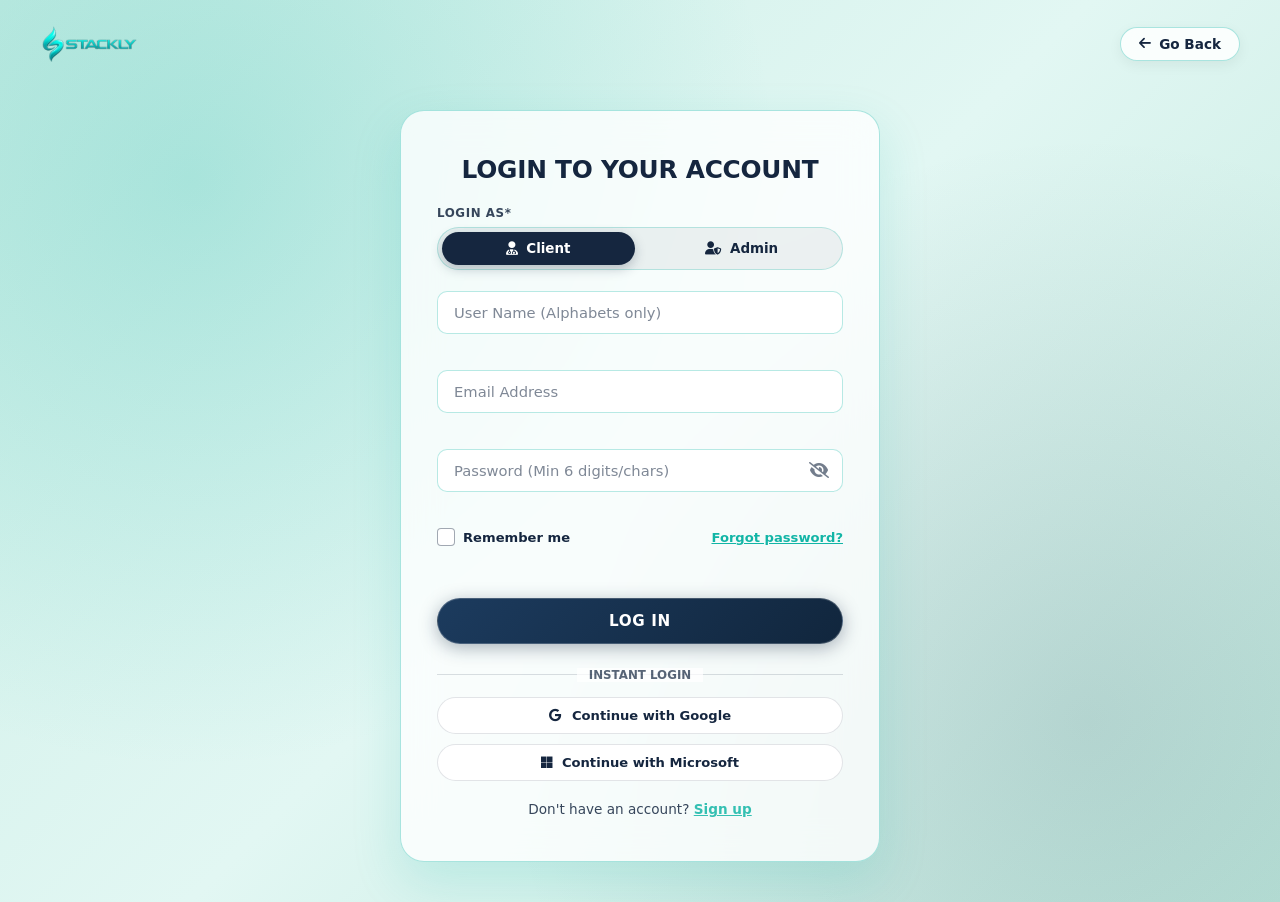
<file: login.html>
<!DOCTYPE html>
<html lang="en">
<head>
  <meta charset="UTF-8" />
  <meta name="viewport" content="width=device-width, initial-scale=1.0" />
  <title>Login &bull; Stackly Medixen</title>
  <link rel="stylesheet" href="https://cdnjs.cloudflare.com/ajax/libs/font-awesome/6.4.0/css/all.min.css" />
  <link rel="stylesheet" href="login.css" />
<link rel="icon" href="./assets/logo.webp" />

</head>
<body class="login-page">

  <!-- Top Brand Navigation Bar -->
  <!-- ==================== AUTH HEADER WITH GO BACK ==================== -->
<header class="auth-header">
  <div class="auth-header-container">
    
    <!-- Brand Logo Link -->
    <a href="index.html" class="brand-link">
      <img src="./assets/logo 12.webp" alt="Stackly Medixen Logo" class="brand-img" onerror="this.style.display='none'" />
      <!-- <span class="brand-text">STACKLY <span>MEDIXEN</span></span> -->
    </a>

    <!-- Go Back Button -->
    <a href="index.html" class="auth-back-btn" id="authBackBtn" aria-label="Go Back">
      <i class="fa-solid fa-arrow-left"></i>
      <span>Go Back</span>
    </a>

  </div>
</header>

  <main class="login-main-container">
    <div class="login-glass-card">
      <h1 class="card-title text-center">LOGIN TO YOUR ACCOUNT</h1>

      <!-- Custom Role Selector (No <select> / <option> tags) -->
      <div class="custom-role-container">
        <label class="custom-role-label">Login As*</label>
        <div class="role-pills-row" id="loginRoleSelector">
          <button type="button" class="role-pill-btn active" data-role="client">
            <i class="fa-solid fa-user-doctor"></i>
            <span>Client</span>
          </button>
          <button type="button" class="role-pill-btn" data-role="admin">
            <i class="fa-solid fa-user-shield"></i>
            <span>Admin</span>
          </button>
        </div>
        <input type="hidden" id="loginRoleInput" value="client" />
      </div>

      <form id="standaloneLoginForm" novalidate>
        
        <!-- Full Name (Strict Alphabets Only) -->
        <div class="field-group" id="groupLoginName">
          <input type="text" id="loginName" class="form-input" placeholder="User Name (Alphabets only)" autocomplete="off" />
          <span class="field-error" id="errLoginName"></span>
        </div>

        <!-- Email Address -->
        <div class="field-group" id="groupLoginEmail">
          <input type="email" id="loginEmail" class="form-input" placeholder="Email Address" autocomplete="off" />
          <span class="field-error" id="errLoginEmail"></span>
        </div>

        <!-- Password with Eye Toggle -->
        <div class="field-group pass-field-group" id="groupLoginPass">
          <input type="password" id="loginPass" class="form-input" placeholder="Password (Min 6 digits/chars)" autocomplete="off" />
          <button type="button" class="eye-toggle-btn" data-target="loginPass" aria-label="Toggle password">
            <i class="fa-solid fa-eye-slash"></i>
          </button>
          <span class="field-error" id="errLoginPass"></span>
        </div>

        <!-- Remember Me & Forgot Password -->
        <div class="login-extra-row">
          <label class="custom-check-label">
            <input type="checkbox" id="rememberMeCheck" />
            <span class="check-box-indicator"><i class="fa-solid fa-check"></i></span>
            <span>Remember me</span>
          </label>
          <a href="error.html?action=forgot_password" class="accent-link">Forgot password?</a>
        </div>

        <!-- Live Feedback Slot -->
        <div class="status-banner-slot" id="loginStatusBanner"></div>

        <!-- Submit Button -->
        <button type="submit" class="btn-login-submit" id="btnSubmitLogin">
          <span>Log In</span>
        </button>

        <!-- Instant Login Separator -->
        <div class="auth-divider">
          <span>Instant Login</span>
        </div>

        <div class="social-auth-column">
          <a href="error.html" class="social-login-btn">
            <i class="fa-brands fa-google"></i>
            <span>Continue with Google</span>
          </a>
          <a href="error.html" class="social-login-btn">
            <i class="fa-brands fa-microsoft"></i>
            <span>Continue with Microsoft</span>
          </a>
        </div>

        <div class="switch-link-footer">
          <span>Don't have an account?</span>
          <a href="signup.html" class="accent-link">Sign up</a>
        </div>
      </form>
    </div>
  </main>

  <script>

/* ==========================================================================
   STANDALONE LOGIN VALIDATION & ROLE-BASED DASHBOARD ROUTING
   ========================================================================== */
document.addEventListener("DOMContentLoaded", () => {
  const form = document.getElementById("standaloneLoginForm");
  const nameInput = document.getElementById("loginName");
  const errName = document.getElementById("errLoginName");
  const emailInput = document.getElementById("loginEmail");
  const errEmail = document.getElementById("errLoginEmail");
  const passInput = document.getElementById("loginPass");
  const errPass = document.getElementById("errLoginPass");
  const roleButtons = document.querySelectorAll(".role-pill-btn");
  const roleHiddenInput = document.getElementById("loginRoleInput");
  const statusBanner = document.getElementById("loginStatusBanner");
  const eyeToggles = document.querySelectorAll(".eye-toggle-btn");

  const emailRegex = /^[^\s@]+@[^\s@]+\.[^\s@]+$/;

  // 1. Auto-fill from URL parameters (if forwarded after signup)
  const urlParams = new URLSearchParams(window.location.search);
  const emailParam = urlParams.get("email");
  const roleParam = urlParams.get("role");

  if (emailParam && emailInput) {
    emailInput.value = decodeURIComponent(emailParam);
  }

  // 2. Custom Role Switcher (No <select> tag used)
  function setActiveRole(role) {
    roleButtons.forEach((btn) => {
      if (btn.getAttribute("data-role") === role) {
        btn.classList.add("active");
      } else {
        btn.classList.remove("active");
      }
    });
    if (roleHiddenInput) roleHiddenInput.value = role;
  }

  if (roleParam) {
    setActiveRole(roleParam);
  }

  roleButtons.forEach((btn) => {
    btn.addEventListener("click", () => {
      const selected = btn.getAttribute("data-role");
      setActiveRole(selected);
    });
  });

  // 3. Strict Alphabets-Only Guard for Login Name
  if (nameInput) {
    nameInput.addEventListener("input", () => {
      const sanitized = nameInput.value.replace(/[^a-zA-Z\s]/g, "");
      if (nameInput.value !== sanitized) {
        nameInput.value = sanitized;
      }
      clearError(nameInput, errName);
    });

    nameInput.addEventListener("keydown", (e) => {
      const allowed = ["Backspace", "Tab", "ArrowLeft", "ArrowRight", "Delete", "Escape", "Enter"];
      if (allowed.includes(e.key) || e.ctrlKey || e.metaKey) return;
      if (!/^[a-zA-Z\s]$/.test(e.key)) {
        e.preventDefault();
      }
    });
  }

  // 4. Eye Toggle for Password Visibility
  eyeToggles.forEach((btn) => {
    btn.addEventListener("click", () => {
      const targetId = btn.getAttribute("data-target");
      const targetInput = document.getElementById(targetId);
      const icon = btn.querySelector("i");

      if (!targetInput) return;
      if (targetInput.type === "password") {
        targetInput.type = "text";
        icon.classList.remove("fa-eye-slash");
        icon.classList.add("fa-eye");
      } else {
        targetInput.type = "password";
        icon.classList.remove("fa-eye");
        icon.classList.add("fa-eye-slash");
      }
    });
  });

  function setError(inputEl, errorEl, message) {
    const parent = inputEl.closest(".field-group");
    if (parent) {
      parent.classList.remove("shake-error");
      void parent.offsetWidth;
      parent.classList.add("shake-error");
    }
    if (errorEl) errorEl.textContent = message;
  }

  function clearError(inputEl, errorEl) {
    const parent = inputEl.closest(".field-group");
    if (parent) parent.classList.remove("shake-error");
    if (errorEl) errorEl.textContent = "";
  }

  [
    { el: emailInput, err: errEmail },
    { el: passInput, err: errPass }
  ].forEach(({ el, err }) => {
    if (el) el.addEventListener("input", () => clearError(el, err));
  });

  // 5. Login Submission & Respective Dashboard Redirection
  if (form) {
    form.addEventListener("submit", (e) => {
      e.preventDefault();
      let isValid = true;
      statusBanner.innerHTML = "";

      // Validate Name (Alphabets only)
      const nameVal = nameInput.value.trim();
      if (!nameVal || nameVal.length < 2 || !/^[a-zA-Z\s]+$/.test(nameVal)) {
        setError(nameInput, errName, "Enter alphabets only (min 2 characters).");
        isValid = false;
      } else {
        clearError(nameInput, errName);
      }

      // Validate Email
      const emailVal = emailInput.value.trim().toLowerCase();
      if (!emailVal || !emailRegex.test(emailVal)) {
        setError(emailInput, errEmail, "Enter a valid email address.");
        isValid = false;
      } else {
        clearError(emailInput, errEmail);
      }

      // Validate Password (min 6 digits/chars)
      const passVal = passInput.value;
      if (!passVal || passVal.length < 6) {
        setError(passInput, errPass, "Password must contain at least 6 characters.");
        isValid = false;
      } else {
        clearError(passInput, errPass);
      }

      if (!isValid) return;

      // Determine active role: Prioritize selection pill, then verify with stored registration data
      let activeRole = roleHiddenInput ? roleHiddenInput.value : "client";
      const storedRaw = localStorage.getItem("medixen_user_" + emailVal);

      if (storedRaw) {
        try {
          const storedUser = JSON.parse(storedRaw);
          if (storedUser.password !== passVal) {
            setError(passInput, errPass, "Incorrect password. Please verify.");
            return;
          }
          activeRole = storedUser.role || activeRole;
        } catch (err) {
          console.warn("Storage read error:", err);
        }
      }

      // Store current session details for display in dashboards
      localStorage.setItem("medixen_current_user_email", emailVal);
      localStorage.setItem("medixen_current_user_name", nameVal);
      localStorage.setItem("medixen_current_user_role", activeRole);

      statusBanner.innerHTML = `
        <div class="status-msg-success">
          <i class="fa-solid fa-circle-check"></i>
          Authentication verified. Loading ${activeRole.toUpperCase()} Dashboard...
        </div>
      `;

      // Redirect directly to the respective dashboard
      setTimeout(() => {
        if (activeRole === "admin") {
          window.location.href = `admin.html?email=${encodeURIComponent(emailVal)}`;
        } else {
          window.location.href = `client.html?email=${encodeURIComponent(emailVal)}`;
        }
      }, 1200);
    });
  }
});

  </script>




</body>
</html>
</file>
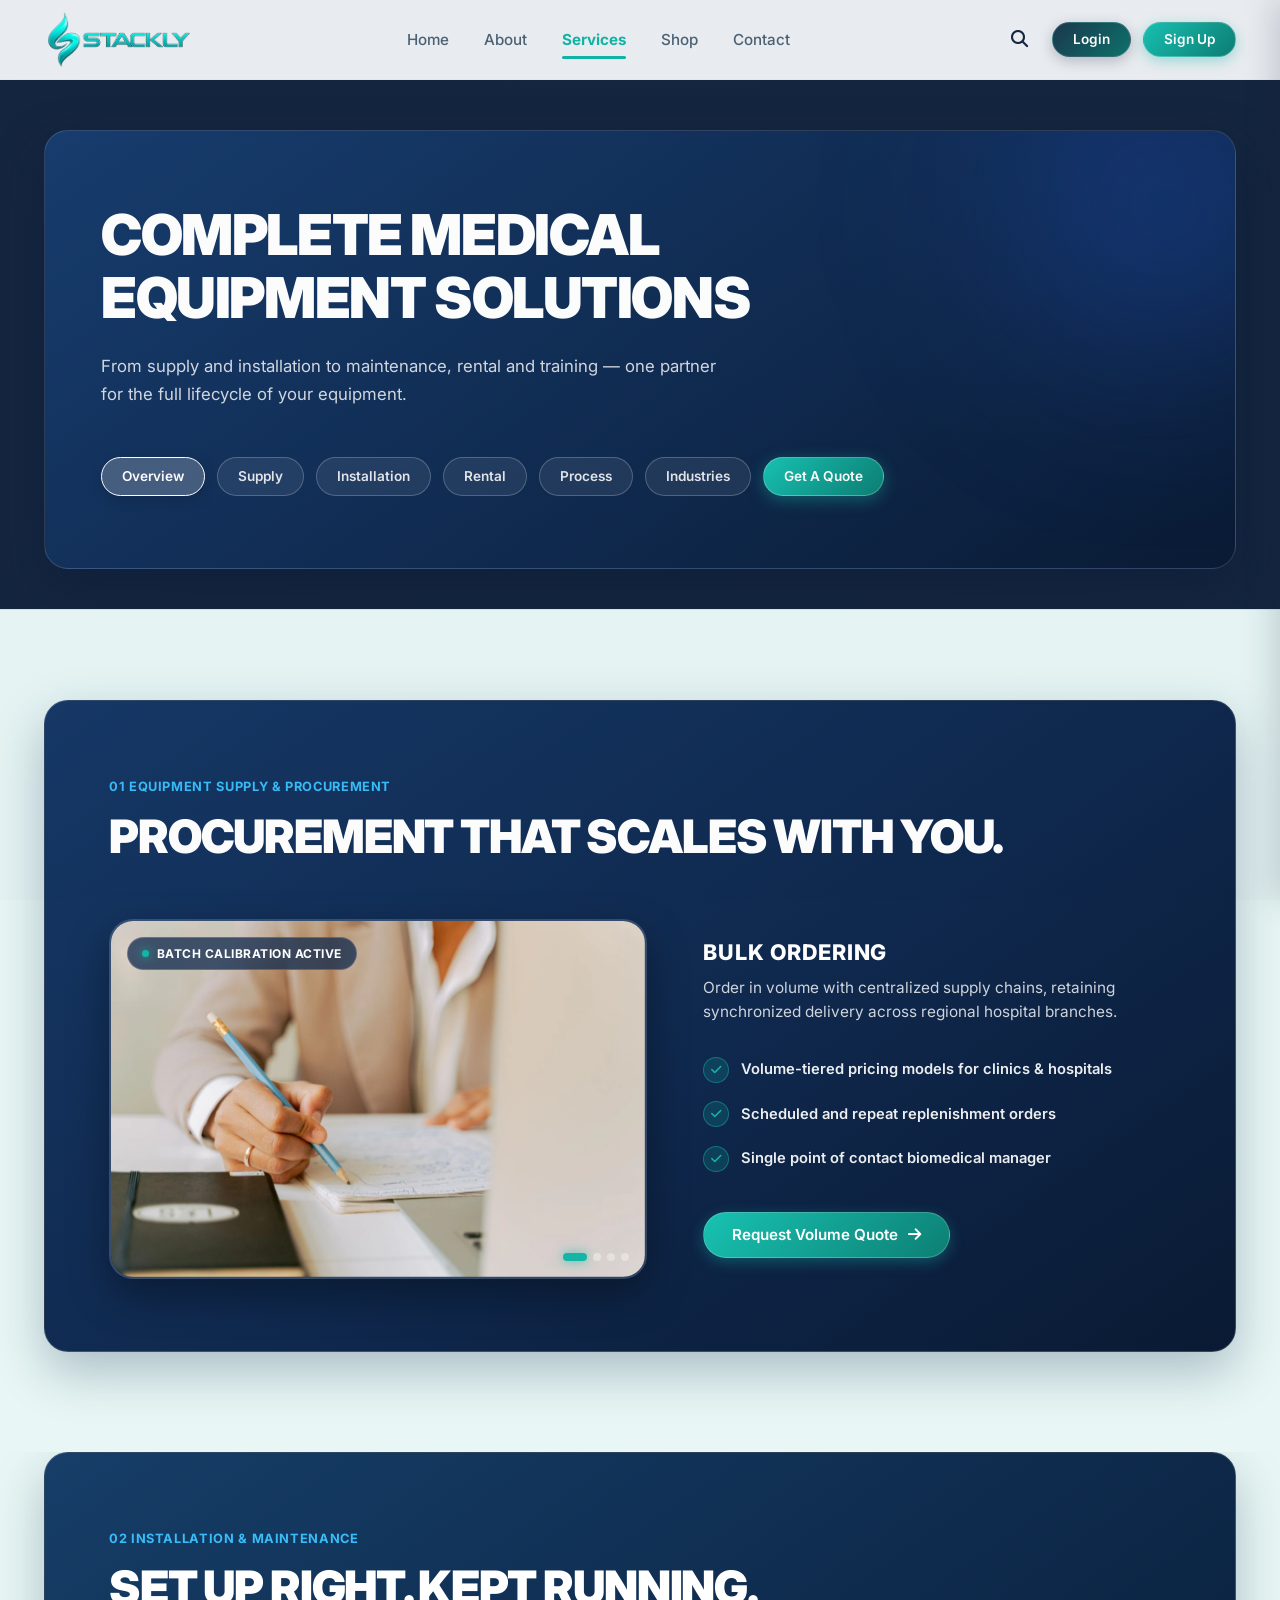
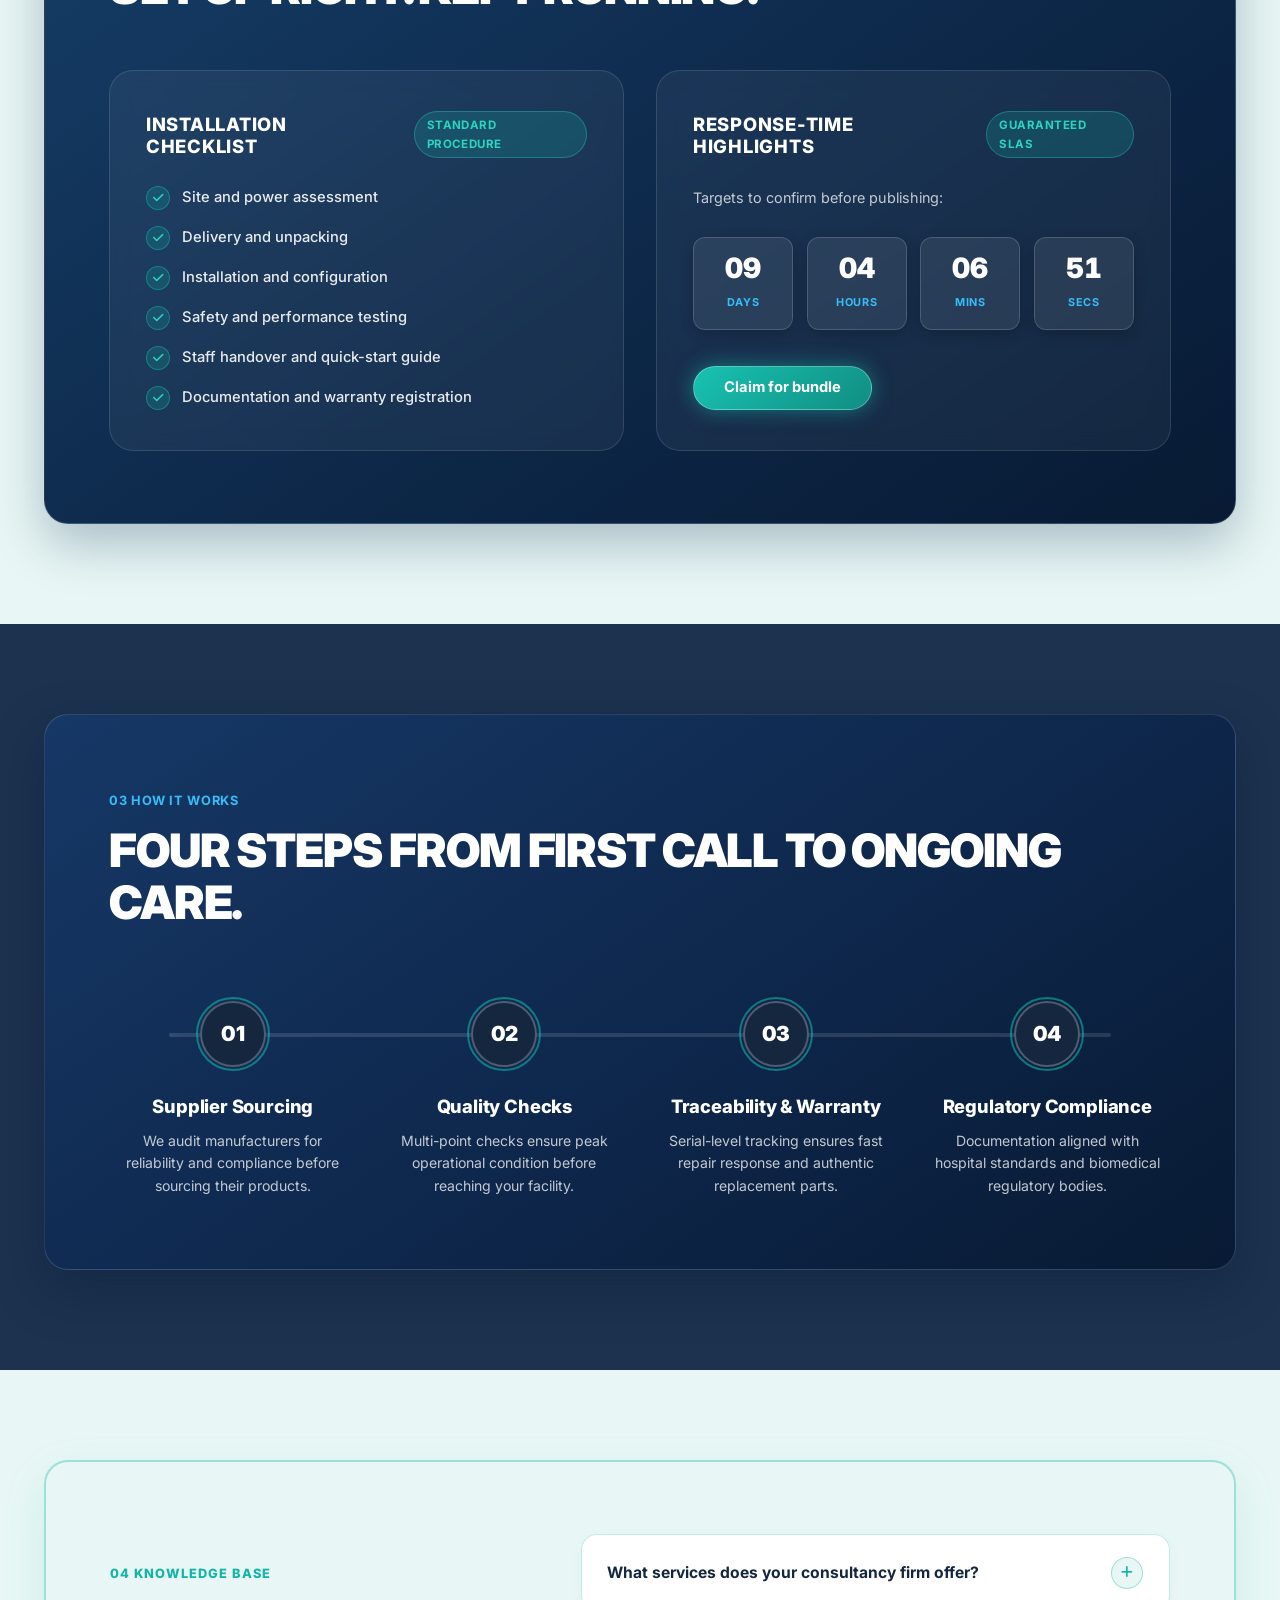
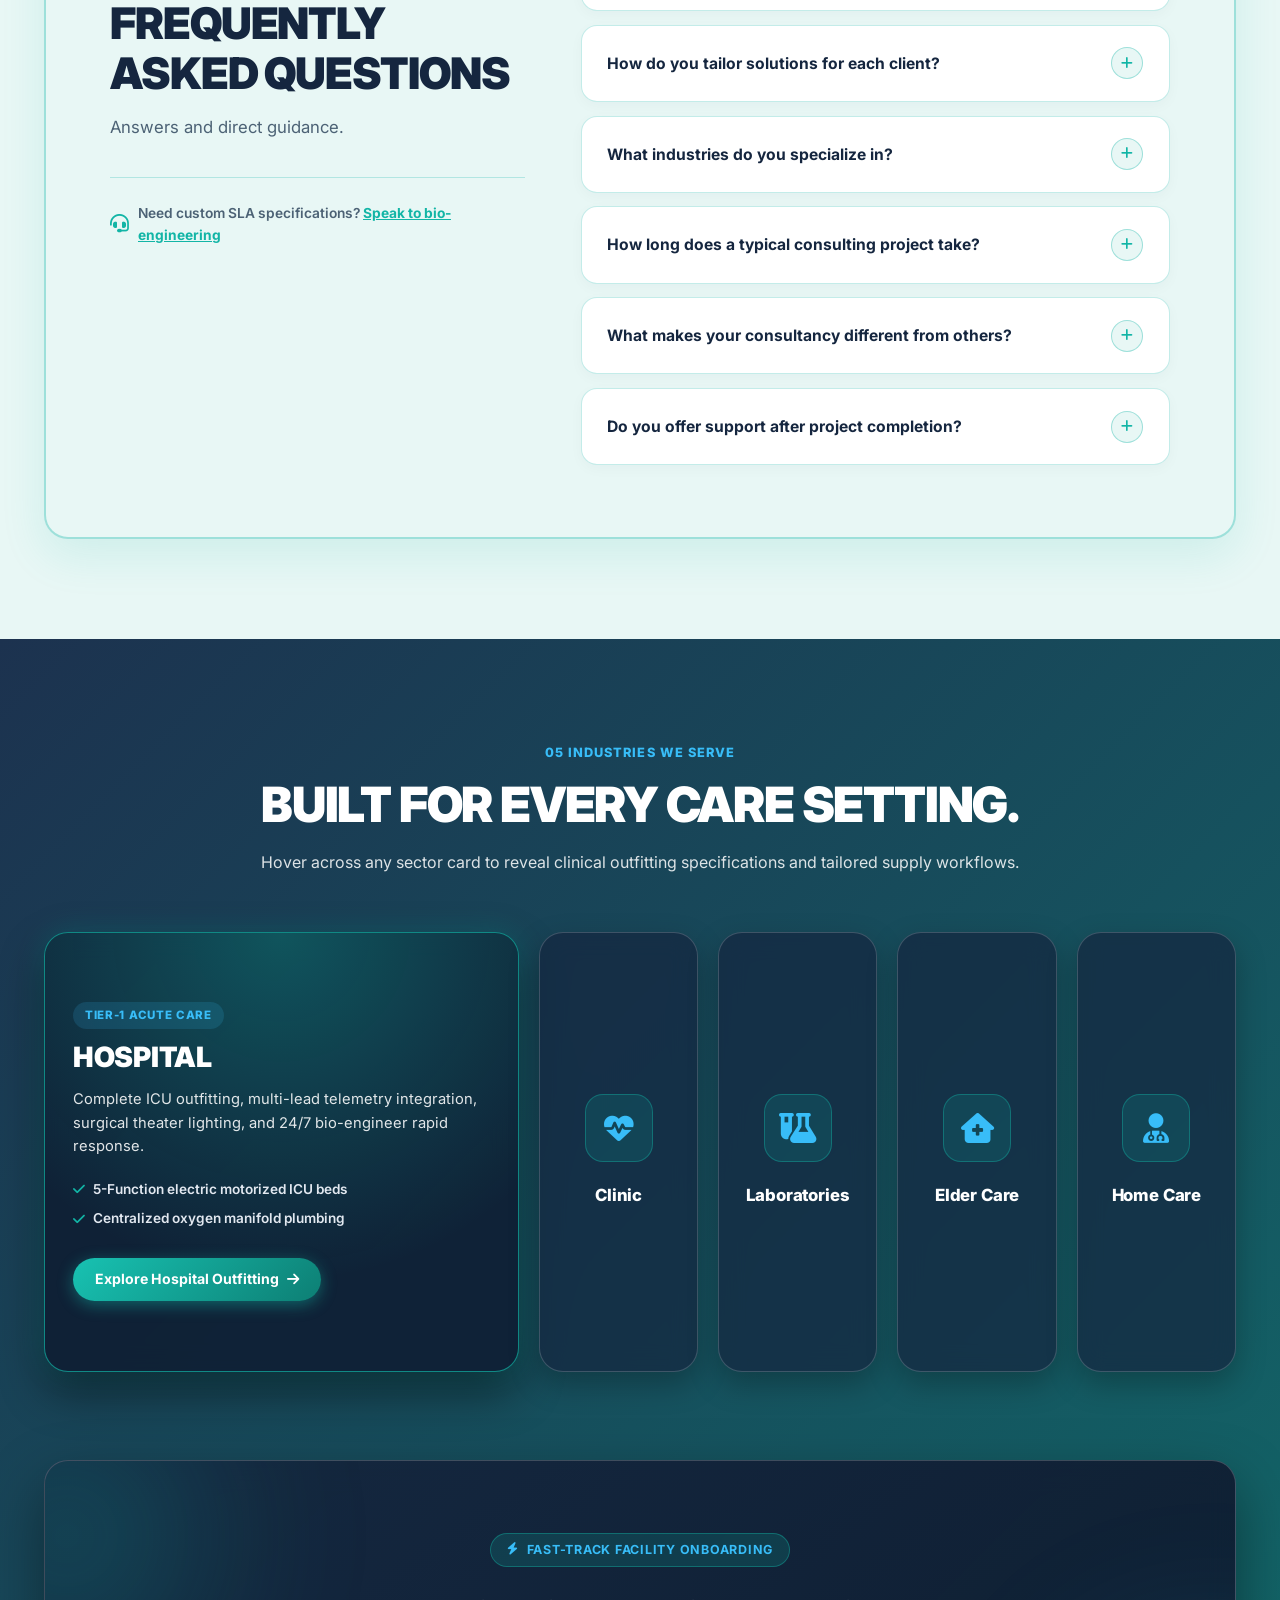
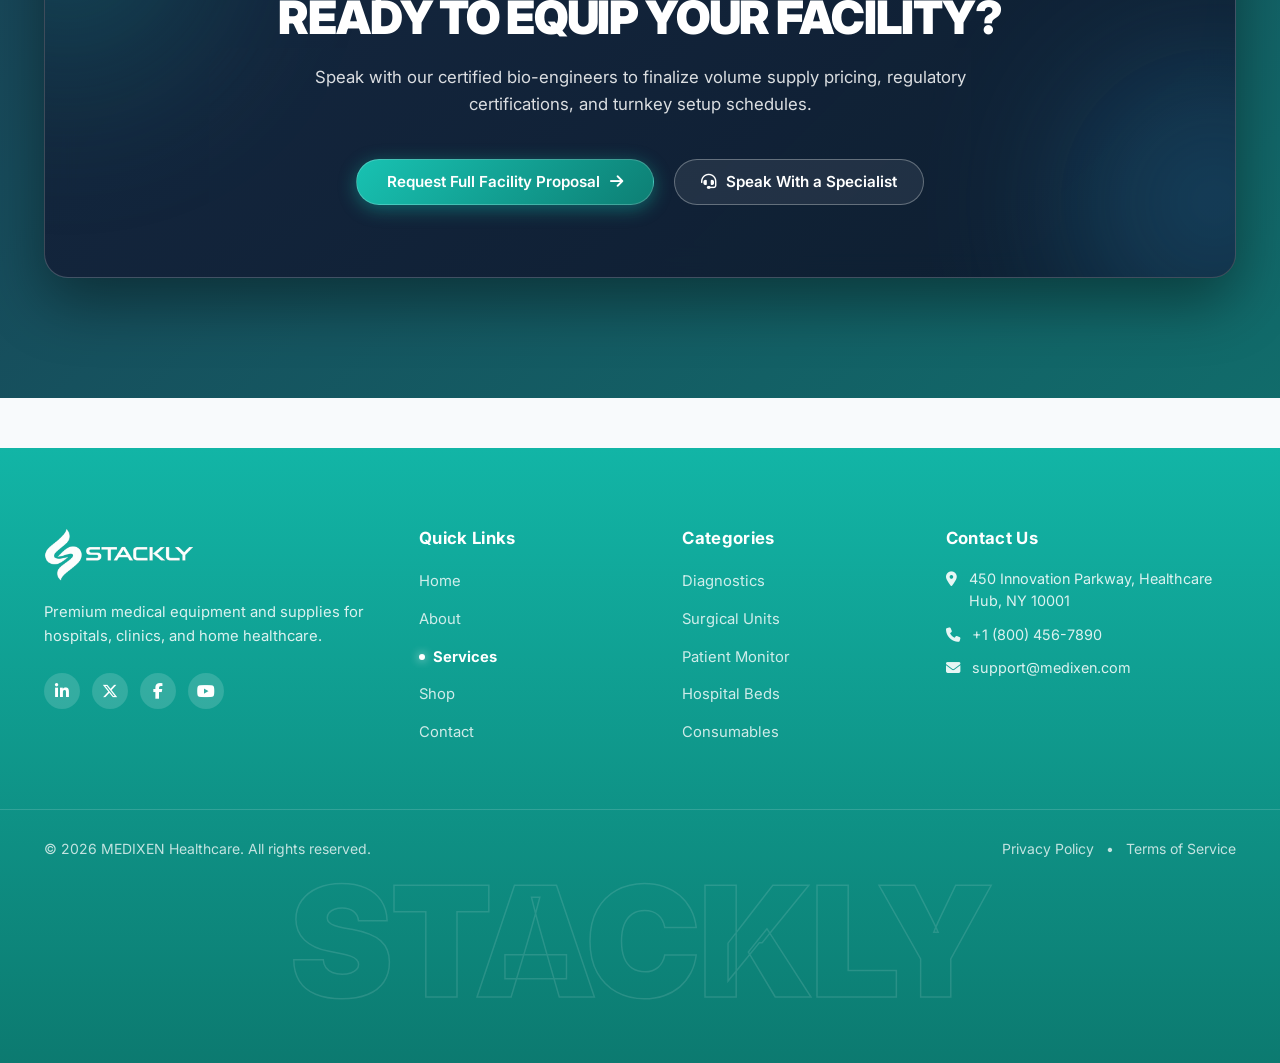
<file: services.html>
<!DOCTYPE html>
<html lang="en">

<head>
    <meta charset="UTF-8" />
    <meta name="viewport" content="width=device-width, initial-scale=1.0" />
    <title>Medical Equipment Store</title>

    <!-- Google Font -->
    <link rel="preconnect" href="https://fonts.googleapis.com">
    <link rel="preconnect" href="https://fonts.gstatic.com" crossorigin>
    <link href="https://fonts.googleapis.com/css2?family=Inter:wght@400;500;600;700;800&display=swap" rel="stylesheet">

    <!-- Font Awesome 6 -->
    <link rel="stylesheet" href="https://cdnjs.cloudflare.com/ajax/libs/font-awesome/6.5.1/css/all.min.css" />

    <link rel="icon" href="./assets/logo.webp" />
    <link rel="stylesheet" href="root.css" />
    <link rel="stylesheet" href="style.css" />
    <link rel="stylesheet" href="services.css" />

</head>

<body class="is-loading">

    <!-- ==================== PRELOADER ==================== -->
    <div class="preloader" id="preloader">
        <div class="preloader-content">
            <div class="preloader-pulse-box">
                <div class="pulse-icon"><i class="fa-solid fa-heart-pulse"></i></div>
                <svg class="ecg-svg" viewBox="0 0 300 100" fill="none">
                    <path class="ecg-path" d="M0,50 L70,50 L85,20 L100,80 L115,30 L130,65 L145,50 L300,50" />
                </svg>
            </div>
            <div class="preloader-brand">STACKLY</div>
            <div class="preloader-status">Preparing medical equipment catalog...</div>
        </div>
    </div>

    <!-- ==================== HEADER NAVBAR ==================== -->
    <header class="site-header" id="header">
        <div class="container header-container">
            <!-- Logo -->
            <a href="index.html" class="brand-logo">
                <img src="./assets/logo 12.webp" alt="logo" width="150px" height="50px">
            </a>

            <!-- Desktop Navigation Menu -->
            <nav class="desktop-nav" aria-label="Main Navigation">
                <ul class="nav-list">
                    <li><a href="index.html" class="nav-link">Home</a></li>
                    <li><a href="about.html" class="nav-link">About</a></li>
                    <li><a href="services.html" class="nav-link">Services</a></li>
                    <li><a href="shop.html" class="nav-link">Shop</a></li>
                    <li><a href="contact.html" class="nav-link">Contact</a></li>
                </ul>
            </nav>

            <!-- Right Header Actions -->
            <div class="header-actions">
                <button class="icon-btn search-toggle" aria-label="Search">
                    <i class="fa-solid fa-magnifying-glass"></i>
                </button>

                <div class="header-auth-btns">
                    <a href="login.html" class="btn btn-secondary btn-sm">Login</a>
                    <a href="signup.html" class="btn btn-primary btn-sm">Sign Up</a>
                </div>

                <!-- Hamburger Button -->
                <button class="hamburger-btn" id="hamburgerBtn" aria-label="Toggle navigation" aria-expanded="false">
                    <span class="bar line-1"></span>
                    <span class="bar line-2"></span>
                    <span class="bar line-3"></span>
                </button>
            </div>
        </div>
    </header>

    <!-- Mobile Drawer Overlay -->
    <div class="mobile-menu-overlay" id="mobileOverlay"></div>

    <!-- Mobile Drawer Menu -->
    <aside class="mobile-drawer" id="mobileDrawer">
        <div class="mobile-drawer-header">
            <a href="index.html" class="brand-logo">
                <img src="./assets/logo 12.webp" alt="logo" width="150px" height="50px">
            </a>
            <button class="close-drawer-btn" id="closeDrawerBtn" aria-label="Close menu">
                <i class="fa-solid fa-xmark"></i>
            </button>
        </div>

        <!-- Scrollable middle list area -->
        <div class="mobile-drawer-body">
            <nav class="mobile-nav">
                <ul class="mobile-nav-list">
                    <li><a href="index.html" class="mobile-nav-link"><i class="fa-solid fa-house"></i> Home</a></li>
                    <li><a href="about.html" class="mobile-nav-link"><i class="fa-solid fa-circle-info"></i> About</a>
                    </li>
                    <li><a href="services.html" class="mobile-nav-link"><i class="fa-solid fa-stethoscope"></i>
                            Services</a></li>
                    <li><a href="shop.html" class="mobile-nav-link"><i class="fa-solid fa-store"></i> Shop</a></li>
                    <li><a href="contact.html" class="mobile-nav-link"><i class="fa-solid fa-envelope"></i> Contact</a>
                    </li>
                </ul>
            </nav>
        </div>

        <!-- Fixed/Pinned Login & Sign Up Actions -->
        <div class="mobile-drawer-footer">
            <a href="login.html" class="btn btn-secondary w-full">
                <i class="fa-solid fa-arrow-right-to-bracket"></i> Login
            </a>
            <a href="signup.html" class="btn btn-primary w-full">
                <i class="fa-solid fa-user-plus"></i> Sign Up
            </a>
        </div>
    </aside>







    <!-- ==================== SERVICES HERO SECTION ==================== -->
<section class="services-hero-section" id="overview">
  <div class="container">
    
    <!-- Hero Card Container matching image -->
    <div class="services-hero-card services-hero-reveal">
      <div class="services-ambient-glow" aria-hidden="true"></div>

      <div class="services-hero-content">
        <h1 class="services-hero-title">
          COMPLETE MEDICAL <br>
          EQUIPMENT SOLUTIONS
        </h1>

        <p class="services-hero-desc">
          From supply and installation to maintenance, rental and training — one partner for the full lifecycle of your equipment.
        </p>

        <!-- Quick Anchor Filter / Navigation Pills from Image -->
        <div class="services-nav-pills">
          <a href="#overview" class="service-pill-btn active">Overview</a>
          <a href="#procurement" class="service-pill-btn">Supply</a>
          <a href="#maintenance" class="service-pill-btn">Installation</a>
          <a href="error.html" class="service-pill-btn">Rental</a>
          <a href="#process" class="service-pill-btn">Process</a>
          <a href="#industries" class="service-pill-btn">Industries</a>
          <a href="error.html" class="service-pill-btn pill-btn-cta">Get A Quote</a>
        </div>
      </div>

    </div>
</div>
</section>







<!-- ==================== SERVICES: PROCUREMENT SECTION ==================== -->
<section class="services-procurement-section" id="procurement">
  <div class="container">
    
    <div class="procurement-card-wrapper procurement-reveal">
      
      <!-- Top Tag & Headline -->
      <div class="procurement-header">
        <span class="procurement-tag">01 Equipment Supply &amp; Procurement</span>
        <h2 class="procurement-heading">PROCUREMENT THAT SCALES WITH YOU.</h2>
      </div>

      <!-- Main Split: Auto-Changing Image Left & Bulk Ordering Content Right -->
      <div class="procurement-grid">
        
        <!-- Left Column: Auto-changing Image with Classy Hover Animation -->
        <div class="procurement-image-stage" id="procurementStage">
          <div class="stage-ambient-glow" aria-hidden="true"></div>
          
          <div class="stage-slides-container">
            <!-- Slide 1 -->
            <div class="stage-slide active">
              <img src="./assets/img 8.webp" alt="Clinical Supply Specialist" class="stage-img">
            </div>
            <!-- Slide 2 -->
            <div class="stage-slide">
              <img src="./assets/img 9.webp" alt="Surgical Device Verification" class="stage-img">
            </div>
            <!-- Slide 3 -->
            <div class="stage-slide">
              <img src="./assets/img 10.webp" alt="Depot Equipment Inspection" class="stage-img">
            </div>
            <!-- Slide 4 -->
            <div class="stage-slide">
              <img src="./assets/img 11.webp" alt="Biomedical Instruments Logistics" class="stage-img">
            </div>
          </div>

          <!-- Floating Glass Badge -->
          <div class="stage-live-badge">
            <span class="stage-pulse-dot"></span>
            <span>Batch Calibration Active</span>
          </div>

          <!-- Carousel Indicator Dots -->
          <div class="stage-nav-dots" id="stageDots">
            <button class="s-dot active" aria-label="Slide 1" data-slide="0"></button>
            <button class="s-dot" aria-label="Slide 2" data-slide="1"></button>
            <button class="s-dot" aria-label="Slide 3" data-slide="2"></button>
            <button class="s-dot" aria-label="Slide 4" data-slide="3"></button>
          </div>
        </div>

        <!-- Right Column: Bulk Ordering & Checklist -->
        <div class="procurement-info-col">
          <h3 class="bulk-title">BULK ORDERING</h3>
          <p class="bulk-subtext">
            Order in volume with centralized supply chains, retaining synchronized delivery across regional hospital branches.
          </p>

          <ul class="bulk-checklist">
            <li>
              <div class="check-icon-circle"><i class="fa-solid fa-check"></i></div>
              <span>Volume-tiered pricing models for clinics &amp; hospitals</span>
            </li>
            <li>
              <div class="check-icon-circle"><i class="fa-solid fa-check"></i></div>
              <span>Scheduled and repeat replenishment orders</span>
            </li>
            <li>
              <div class="check-icon-circle"><i class="fa-solid fa-check"></i></div>
              <span>Single point of contact biomedical manager</span>
            </li>
          </ul>

          <div class="procurement-action-row">
            <a href="error.html" class="btn btn-primary procurement-cta-btn">
              <span>Request Volume Quote</span>
              <i class="fa-solid fa-arrow-right"></i>
            </a>
          </div>
        </div>

      </div>

    </div>

  </div>
</section>







<!-- ==================== SERVICES: INSTALLATION & MAINTENANCE SECTION ==================== -->
<section class="services-maintenance-section" id="maintenance">
  <div class="container">
    
    <div class="maintenance-card-wrapper maintenance-reveal">
      
      <!-- Section Header -->
      <div class="maintenance-header">
        <span class="maintenance-tag">02 Installation &amp; Maintenance</span>
        <h2 class="maintenance-heading">SET UP RIGHT. KEPT RUNNING.</h2>
      </div>

      <!-- 2-Card Operational Grid matching Image -->
      <div class="maintenance-grid">
        
        <!-- Left Panel: Installation Checklist -->
        <div class="m-card checklist-panel">
          <div class="m-card-glow" aria-hidden="true"></div>
          
          <div class="m-panel-head">
            <h3 class="panel-heading-title">INSTALLATION CHECKLIST</h3>
            <span class="panel-status-pill">Standard Procedure</span>
          </div>

          <ul class="m-checklist">
            <li>
              <span class="m-check-circle"><i class="fa-solid fa-check"></i></span>
              <span class="m-check-label">Site and power assessment</span>
            </li>
            <li>
              <span class="m-check-circle"><i class="fa-solid fa-check"></i></span>
              <span class="m-check-label">Delivery and unpacking</span>
            </li>
            <li>
              <span class="m-check-circle"><i class="fa-solid fa-check"></i></span>
              <span class="m-check-label">Installation and configuration</span>
            </li>
            <li>
              <span class="m-check-circle"><i class="fa-solid fa-check"></i></span>
              <span class="m-check-label">Safety and performance testing</span>
            </li>
            <li>
              <span class="m-check-circle"><i class="fa-solid fa-check"></i></span>
              <span class="m-check-label">Staff handover and quick-start guide</span>
            </li>
            <li>
              <span class="m-check-circle"><i class="fa-solid fa-check"></i></span>
              <span class="m-check-label">Documentation and warranty registration</span>
            </li>
          </ul>
        </div>

        <!-- Right Panel: Response-Time Highlights & Live Countdown -->
        <div class="m-card response-panel">
          <div class="m-card-glow" aria-hidden="true"></div>

          <div class="m-panel-head">
            <h3 class="panel-heading-title">RESPONSE-TIME HIGHLIGHTS</h3>
            <span class="panel-sla-tag">Guaranteed SLAs</span>
          </div>

          <p class="response-note">Targets to confirm before publishing:</p>

          <!-- 4 Digit Countdown Display matching Image -->
          <div class="m-countdown-box" id="maintenanceTimer">
            <div class="time-tile">
              <span class="time-digit" id="mDays">09</span>
              <span class="time-text">DAYS</span>
            </div>
            <div class="time-tile">
              <span class="time-digit" id="mHours">04</span>
              <span class="time-text">HOURS</span>
            </div>
            <div class="time-tile">
              <span class="time-digit" id="mMins">06</span>
              <span class="time-text">MINS</span>
            </div>
            <div class="time-tile">
              <span class="time-digit" id="mSecs">54</span>
              <span class="time-text">SECS</span>
            </div>
          </div>

          <!-- Claim Button from Image -->
          <div class="response-action-wrap">
            <a href="error.html" class="btn btn-primary m-claim-btn">
              <span>Claim for bundle</span>
            </a>
          </div>
        </div>

      </div>

    </div>

  </div>
</section>







<!-- ==================== SERVICES: 4-STEP PROCESS SECTION ==================== -->
<section class="services-process-section" id="process">
  <div class="container">
    
    <div class="process-card-wrapper process-reveal">
      
      <!-- Section Header -->
      <div class="process-header">
        <span class="process-tag">03 How It Works</span>
        <h2 class="process-heading">FOUR STEPS FROM FIRST CALL TO ONGOING CARE.</h2>
      </div>

      <!-- Ongoing Flow Pipeline -->
      <div class="process-flow-container">
        
        <!-- Animated Connecting Track with Flowing Energy Beam -->
        <div class="process-track-line" aria-hidden="true">
          <div class="process-energy-stream"></div>
        </div>

        <!-- 4 Process Nodes -->
        <div class="process-nodes-grid">
          
          <!-- Node 01 -->
          <div class="process-node-card">
            <div class="node-badge-wrapper">
              <span class="node-digit">01</span>
              <div class="node-ring-pulse"></div>
            </div>
            <div class="node-details">
              <h3 class="node-name">Supplier Sourcing</h3>
              <p class="node-explanation">
                We audit manufacturers for reliability and compliance before sourcing their products.
              </p>
            </div>
          </div>

          <!-- Node 02 -->
          <div class="process-node-card">
            <div class="node-badge-wrapper">
              <span class="node-digit">02</span>
              <div class="node-ring-pulse"></div>
            </div>
            <div class="node-details">
              <h3 class="node-name">Quality Checks</h3>
              <p class="node-explanation">
                Multi-point checks ensure peak operational condition before reaching your facility.
              </p>
            </div>
          </div>

          <!-- Node 03 -->
          <div class="process-node-card">
            <div class="node-badge-wrapper">
              <span class="node-digit">03</span>
              <div class="node-ring-pulse"></div>
            </div>
            <div class="node-details">
              <h3 class="node-name">Traceability &amp; Warranty</h3>
              <p class="node-explanation">
                Serial-level tracking ensures fast repair response and authentic replacement parts.
              </p>
            </div>
          </div>

          <!-- Node 04 -->
          <div class="process-node-card">
            <div class="node-badge-wrapper">
              <span class="node-digit">04</span>
              <div class="node-ring-pulse"></div>
            </div>
            <div class="node-details">
              <h3 class="node-name">Regulatory Compliance</h3>
              <p class="node-explanation">
                Documentation aligned with hospital standards and biomedical regulatory bodies.
              </p>
            </div>
          </div>

        </div>

      </div>

    </div>

  </div>
</section>








<!-- ==================== SERVICES: FAQ SECTION ==================== -->
<section class="services-faq-section" id="faq">
  <div class="container">
    
    <div class="faq-card-wrapper faq-reveal">
      
      <!-- Left Column: Title & Subtext matching Image -->
      <div class="faq-headline-col">
        <span class="faq-eyebrow-tag">04 Knowledge Base</span>
        <h2 class="faq-main-title">
          FREQUENTLY <br>
          ASKED QUESTIONS
        </h2>
        <p class="faq-subtext">Answers and direct guidance.</p>
        
        <div class="faq-support-footnote">
          <i class="fa-solid fa-headset"></i>
          <span>Need custom SLA specifications? <a href="error.html">Speak to bio-engineering</a></span>
        </div>
      </div>

      <!-- Right Column: Interactive Accordion List -->
      <div class="faq-accordion-col">
        
        <!-- Item 1 -->
        <div class="faq-item">
          <button type="button" class="faq-trigger" aria-expanded="false">
            <span class="faq-question">What services does your consultancy firm offer?</span>
            <span class="faq-icon"><i class="fa-solid fa-plus"></i></span>
          </button>
          <div class="faq-panel">
            <div class="faq-panel-inner">
              <p>We provide full-lifecycle biomedical equipment procurement, cold-chain hospital logistics, on-site certified engineering installation, preventative maintenance contracts, and regulatory ISO 13485 compliance audits.</p>
            </div>
          </div>
        </div>

        <!-- Item 2 -->
        <div class="faq-item">
          <button type="button" class="faq-trigger" aria-expanded="false">
            <span class="faq-question">How do you tailor solutions for each client?</span>
            <span class="faq-icon"><i class="fa-solid fa-plus"></i></span>
          </button>
          <div class="faq-panel">
            <div class="faq-panel-inner">
              <p>Our bio-engineers assess your patient load, surgical room dimensions, and power backup setup to formulate an equipment package tailored precisely to your clinical tier and budget.</p>
            </div>
          </div>
        </div>

        <!-- Item 3 -->
        <div class="faq-item">
          <button type="button" class="faq-trigger" aria-expanded="false">
            <span class="faq-question">What industries do you specialize in?</span>
            <span class="faq-icon"><i class="fa-solid fa-plus"></i></span>
          </button>
          <div class="faq-panel">
            <div class="faq-panel-inner">
              <p>We outfit multi-specialty acute care hospitals, diagnostic testing facilities, specialty outpatient clinics, ambulatory surgery centers, and home healthcare provider networks.</p>
            </div>
          </div>
        </div>

        <!-- Item 4 -->
        <div class="faq-item">
          <button type="button" class="faq-trigger" aria-expanded="false">
            <span class="faq-question">How long does a typical consulting project take?</span>
            <span class="faq-icon"><i class="fa-solid fa-plus"></i></span>
          </button>
          <div class="faq-panel">
            <div class="faq-panel-inner">
              <p>Turnkey clinic deployments take 7 to 14 business days from sign-off to clinical handover, while complete multi-ward hospital wings operate on synchronized 30-day staggered delivery milestones.</p>
            </div>
          </div>
        </div>

        <!-- Item 5 -->
        <div class="faq-item">
          <button type="button" class="faq-trigger" aria-expanded="false">
            <span class="faq-question">What makes your consultancy different from others?</span>
            <span class="faq-icon"><i class="fa-solid fa-plus"></i></span>
          </button>
          <div class="faq-panel">
            <div class="faq-panel-inner">
              <p>Unlike standard medical supply brokers, every serial number we deliver is factory-tested, calibrated in ISO cleanroom environments, and accompanied by a guaranteed 4-hour rapid technical emergency SLA.</p>
            </div>
          </div>
        </div>

        <!-- Item 6 -->
        <div class="faq-item">
          <button type="button" class="faq-trigger" aria-expanded="false">
            <span class="faq-question">Do you offer support after project completion?</span>
            <span class="faq-icon"><i class="fa-solid fa-plus"></i></span>
          </button>
          <div class="faq-panel">
            <div class="faq-panel-inner">
              <p>Yes. Every installation package includes scheduled quarterly calibration reviews, genuine OEM replacement part pipelines, and around-the-clock telephone and on-site biomedical engineer coverage.</p>
            </div>
          </div>
        </div>

      </div>

    </div>

  </div>
</section>








<!-- ==================== SERVICES: INDUSTRIES & FINAL CTA ==================== -->
<section class="services-industries-section" id="industries">
  <div class="container">
    
    <!-- Industries Header -->
    <div class="industries-header industries-reveal">
      <span class="industries-eyebrow">05 Industries We Serve</span>
      <h2 class="industries-heading">BUILT FOR EVERY CARE SETTING.</h2>
      <p class="industries-subtext">
        Hover across any sector card to reveal clinical outfitting specifications and tailored supply workflows.
      </p>
    </div>

    <!-- Expanding Industry Cards Track -->
    <div class="industries-expand-track industries-reveal">
      
      <!-- Card 1: Hospital (Active by Default) -->
      <div class="industry-card active" data-industry="hospital">
        <div class="industry-card-overlay"></div>
        <div class="industry-collapsed-view">
          <div class="industry-icon-wrap">
            <i class="fa-solid fa-hospital"></i>
          </div>
          <span class="industry-short-title">Hospital</span>
        </div>
        <div class="industry-expanded-view">
          <span class="industry-tier-tag">Tier-1 Acute Care</span>
          <h3 class="industry-full-title">HOSPITAL</h3>
          <p class="industry-desc">
            Complete ICU outfitting, multi-lead telemetry integration, surgical theater lighting, and 24/7 bio-engineer rapid response.
          </p>
          <ul class="industry-specs">
            <li><i class="fa-solid fa-check"></i> 5-Function electric motorized ICU beds</li>
            <li><i class="fa-solid fa-check"></i> Centralized oxygen manifold plumbing</li>
          </ul>
          <a href="error.html" class="industry-card-btn">
            <span>Explore Hospital Outfitting</span>
            <i class="fa-solid fa-arrow-right"></i>
          </a>
        </div>
      </div>

      <!-- Card 2: Clinic -->
      <div class="industry-card" data-industry="clinic">
        <div class="industry-card-overlay"></div>
        <div class="industry-collapsed-view">
          <div class="industry-icon-wrap">
            <i class="fa-solid fa-heart-pulse"></i>
          </div>
          <span class="industry-short-title">Clinic</span>
        </div>
        <div class="industry-expanded-view">
          <span class="industry-tier-tag">Outpatient Specialists</span>
          <h3 class="industry-full-title">CLINIC</h3>
          <p class="industry-desc">
            Space-efficient wall diagnostics, multi-purpose treatment couches, digital autoclaves, and preventative maintenance coverage.
          </p>
          <ul class="industry-specs">
            <li><i class="fa-solid fa-check"></i> Compact non-contact diagnostic centers</li>
            <li><i class="fa-solid fa-check"></i> Standard 48H replenishment pipeline</li>
          </ul>
          <a href="error.html" class="industry-card-btn">
            <span>Explore Clinic Bundles</span>
            <i class="fa-solid fa-arrow-right"></i>
          </a>
        </div>
      </div>

      <!-- Card 3: Laboratories -->
      <div class="industry-card" data-industry="laboratories">
        <div class="industry-card-overlay"></div>
        <div class="industry-collapsed-view">
          <div class="industry-icon-wrap">
            <i class="fa-solid fa-flask-vial"></i>
          </div>
          <span class="industry-short-title">Laboratories</span>
        </div>
        <div class="industry-expanded-view">
          <span class="industry-tier-tag">Diagnostics &amp; Research</span>
          <h3 class="industry-full-title">LABORATORIES</h3>
          <p class="industry-desc">
            Microscopes, hematology analyzers, automated sample centrifuges, and specimen cold-chain temperature monitoring units.
          </p>
          <ul class="industry-specs">
            <li><i class="fa-solid fa-check"></i> ISO 15189 compliance calibration</li>
            <li><i class="fa-solid fa-check"></i> Real-time digital test telemetry</li>
          </ul>
          <a href="error.html" class="industry-card-btn">
            <span>Explore Lab Technology</span>
            <i class="fa-solid fa-arrow-right"></i>
          </a>
        </div>
      </div>

      <!-- Card 4: Elder Care -->
      <div class="industry-card" data-industry="eldercare">
        <div class="industry-card-overlay"></div>
        <div class="industry-collapsed-view">
          <div class="industry-icon-wrap">
            <i class="fa-solid fa-house-medical"></i>
          </div>
          <span class="industry-short-title">Elder Care</span>
        </div>
        <div class="industry-expanded-view">
          <span class="industry-tier-tag">Assisted Living Facilities</span>
          <h3 class="industry-full-title">ELDER CARE</h3>
          <p class="industry-desc">
            Ergonomic mobility equipment, fall-prevention low beds, oxygen concentrators, and non-slip clinical hygiene facilities.
          </p>
          <ul class="industry-specs">
            <li><i class="fa-solid fa-check"></i> Ultra-quiet continuous oxygen delivery</li>
            <li><i class="fa-solid fa-check"></i> Pressure-relieving dynamic mattresses</li>
          </ul>
          <a href="error.html" class="industry-card-btn">
            <span>Explore Care Systems</span>
            <i class="fa-solid fa-arrow-right"></i>
          </a>
        </div>
      </div>

      <!-- Card 5: Home Care -->
      <div class="industry-card" data-industry="homecare">
        <div class="industry-card-overlay"></div>
        <div class="industry-collapsed-view">
          <div class="industry-icon-wrap">
            <i class="fa-solid fa-user-doctor"></i>
          </div>
          <span class="industry-short-title">Home Care</span>
        </div>
        <div class="industry-expanded-view">
          <span class="industry-tier-tag">Residential Healthcare</span>
          <h3 class="industry-full-title">HOME CARE</h3>
          <p class="industry-desc">
            Portable nebulizers, assistive rehabilitation gear, direct-to-doorstep patient dispatch, and family caregiver operation setup.
          </p>
          <ul class="industry-specs">
            <li><i class="fa-solid fa-check"></i> Portable 5L/10L oxygen units</li>
            <li><i class="fa-solid fa-check"></i> Direct technician home handover</li>
          </ul>
          <a href="error.html" class="industry-card-btn">
            <span>Explore Home Support</span>
            <i class="fa-solid fa-arrow-right"></i>
          </a>
        </div>
      </div>

    </div>

    <!-- Integrated Final Conversion CTA Capsule -->
    <div class="services-final-cta-capsule industries-reveal">
      <div class="cta-capsule-glow glow-left" aria-hidden="true"></div>
      <div class="cta-capsule-glow glow-right" aria-hidden="true"></div>

      <div class="cta-content-wrapper">
        <span class="cta-eyebrow-pill">
          <i class="fa-solid fa-bolt"></i> Fast-Track Facility Onboarding
        </span>
        <h3 class="cta-headline">READY TO EQUIP YOUR FACILITY?</h3>
        <p class="cta-subtext">
          Speak with our certified bio-engineers to finalize volume supply pricing, regulatory certifications, and turnkey setup schedules.
        </p>

        <div class="cta-button-group">
          <a href="error.html" class="btn btn-primary cta-solid-btn">
            <span>Request Full Facility Proposal</span>
            <i class="fa-solid fa-arrow-right"></i>
          </a>
          <a href="error.html" class="btn btn-outline cta-outline-btn">
            <i class="fa-solid fa-headset"></i>
            <span>Speak With a Specialist</span>
          </a>
        </div>
      </div>
    </div>

  </div>
</section>







    <!-- ==================== FOOTER SECTION ==================== -->
    <footer class="site-footer" id="siteFooter">
        <div class="container footer-container">

            <!-- Brand & Socials -->
            <div class="footer-col footer-col-brand">
                <a href="index.html" class="footer-logo">
                    <img src="./assets/logo 23.webp" alt="logo" width="150px" height="50px">
                </a>
                <p class="footer-bio">
                    Premium medical equipment and supplies for hospitals, clinics, and home healthcare.
                </p>
                <div class="footer-socials">
                    <a href="error.html" class="social-link" aria-label="LinkedIn"><i
                            class="fa-brands fa-linkedin-in"></i></a>
                    <a href="error.html" class="social-link" aria-label="Twitter"><i
                            class="fa-brands fa-x-twitter"></i></a>
                    <a href="error.html" class="social-link" aria-label="Facebook"><i
                            class="fa-brands fa-facebook-f"></i></a>
                    <a href="error.html" class="social-link" aria-label="YouTube"><i
                            class="fa-brands fa-youtube"></i></a>
                </div>
            </div>

            <!-- Quick Links -->
            <div class="footer-col">
                <h4 class="footer-heading">Quick Links</h4>
                <ul class="footer-nav-list">
                    <li><a href="index.html" class="footer-nav-link">Home</a></li>
                    <li><a href="about.html" class="footer-nav-link">About</a></li>
                    <li><a href="services.html" class="footer-nav-link">Services</a></li>
                    <li><a href="shop.html" class="footer-nav-link">Shop</a></li>
                    <li><a href="contact.html" class="footer-nav-link">Contact</a></li>
                </ul>
            </div>

            <!-- Categories -->
            <div class="footer-col">
                <h4 class="footer-heading">Categories</h4>
                <ul class="footer-links-list">
                    <li><a href="shop.html">Diagnostics</a></li>
                    <li><a href="shop.html">Surgical Units</a></li>
                    <li><a href="shop.html">Patient Monitor</a></li>
                    <li><a href="shop.html">Hospital Beds</a></li>
                    <li><a href="shop.html">Consumables</a></li>
                </ul>
            </div>

            <!-- Contact Info -->
            <div class="footer-col">
                <h4 class="footer-heading">Contact Us</h4>
                <ul class="footer-contact-list">
                    <li>
                        <i class="fa-solid fa-location-dot"></i>
                        <span>450 Innovation Parkway, Healthcare Hub, NY 10001</span>
                    </li>
                    <li>
                        <i class="fa-solid fa-phone"></i>
                        <span>+1 (800) 456-7890</span>
                    </li>
                    <li>
                        <i class="fa-solid fa-envelope"></i>
                        <span>support@medixen.com</span>
                    </li>
                </ul>
            </div>

        </div>

        <div class="footer-bottom">
            <div class="container footer-bottom-inner">
                <p class="copyright">&copy; 2026 MEDIXEN Healthcare. All rights reserved.</p>
                <div class="legal-links">
                    <a href="error.html">Privacy Policy</a>
                    <span>&bull;</span>
                    <a href="error.html">Terms of Service</a>
                </div>
            </div>
            <div class="footer-watermark" aria-hidden="true">STACKLY</div>
        </div>
    </footer>

    <!-- Scripts -->
    <script src="https://cdnjs.cloudflare.com/ajax/libs/gsap/3.12.5/gsap.min.js"></script>
    <script src="script.js"></script>
    <script src="services.js"></script>



</body>

</html>
</file>
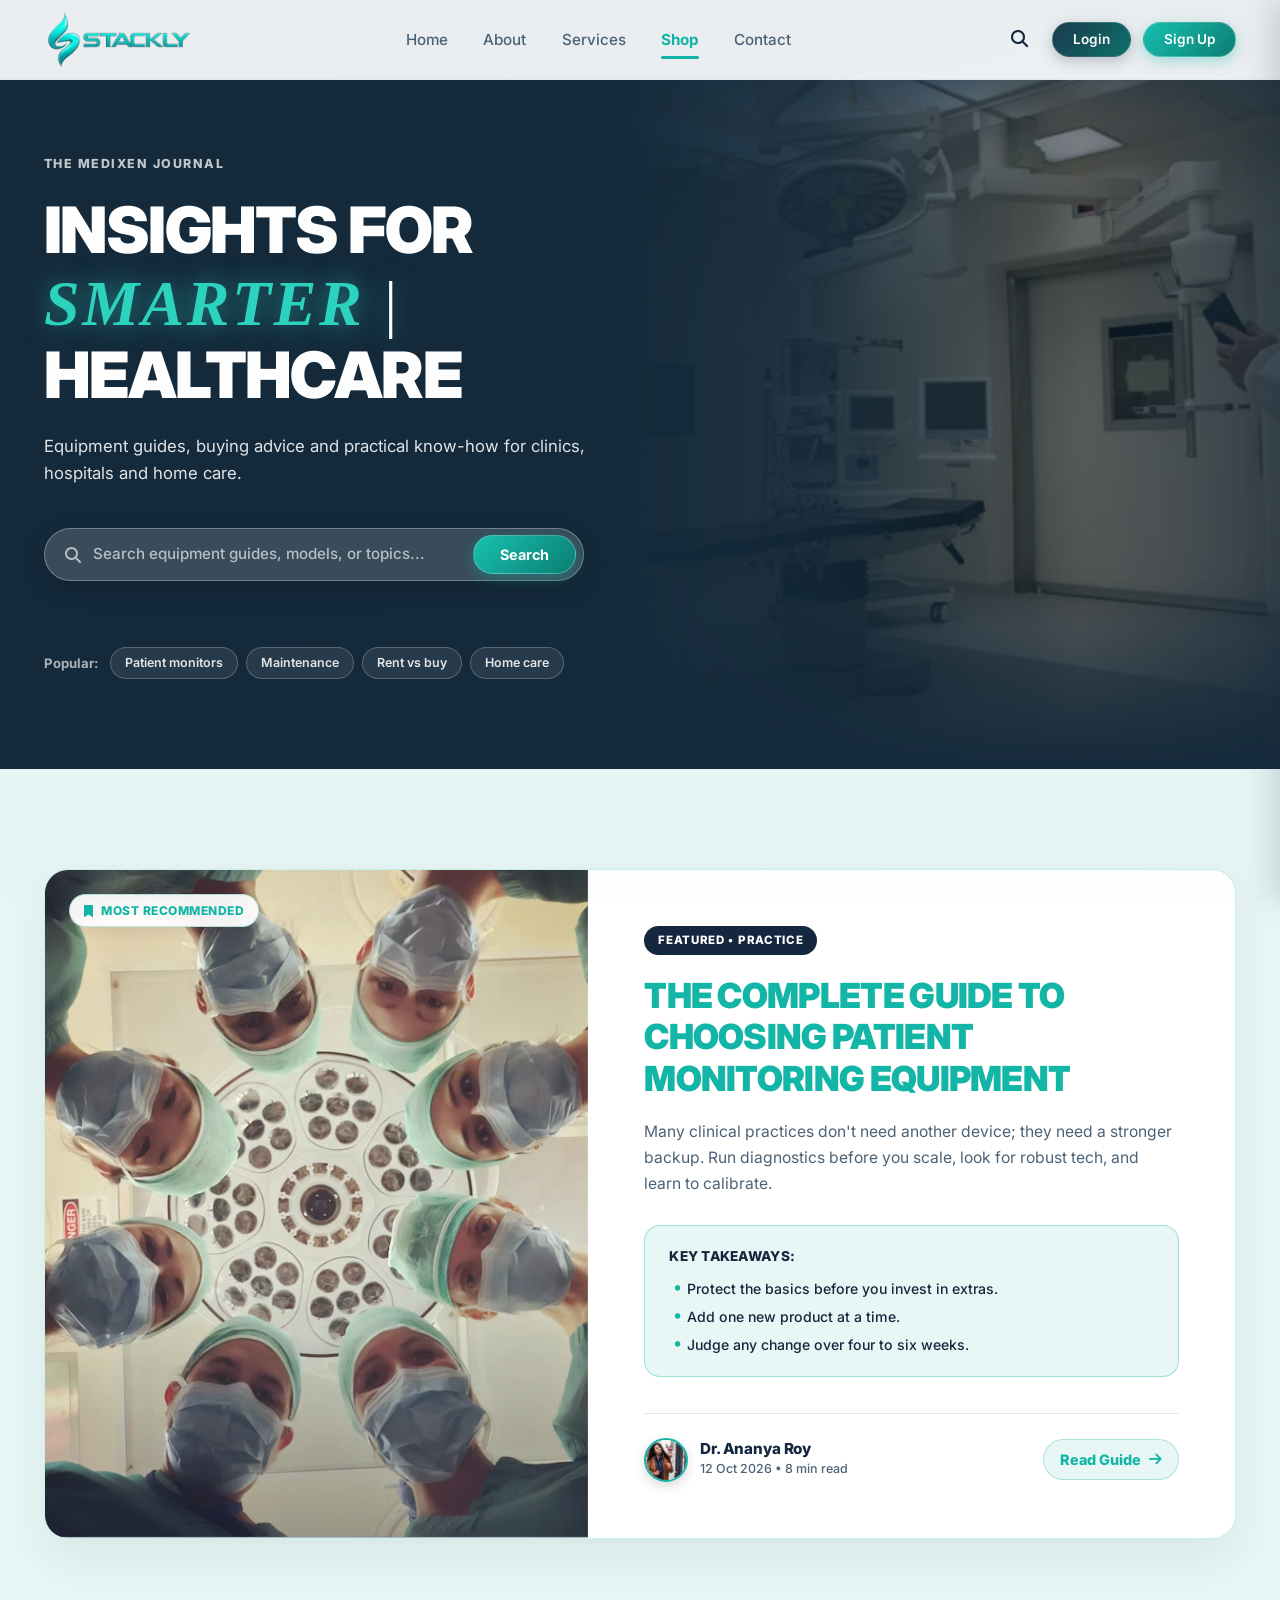
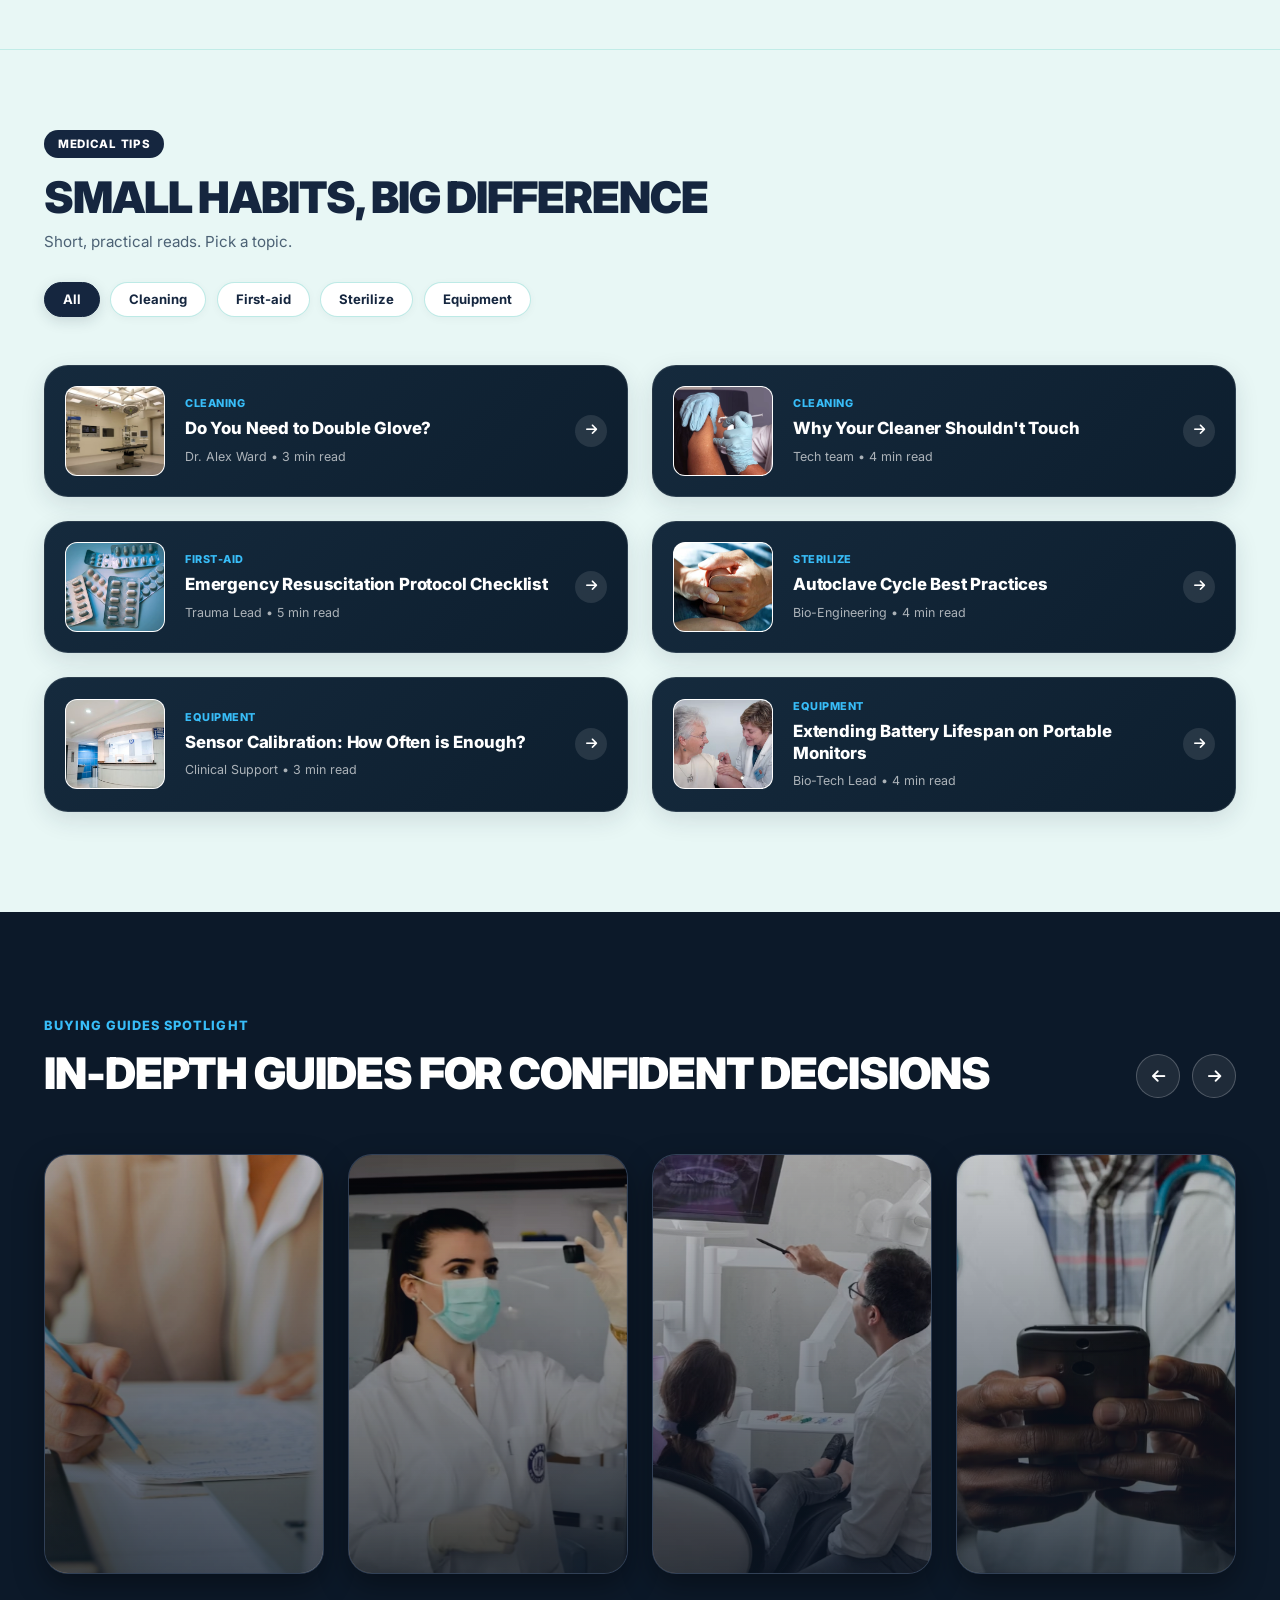
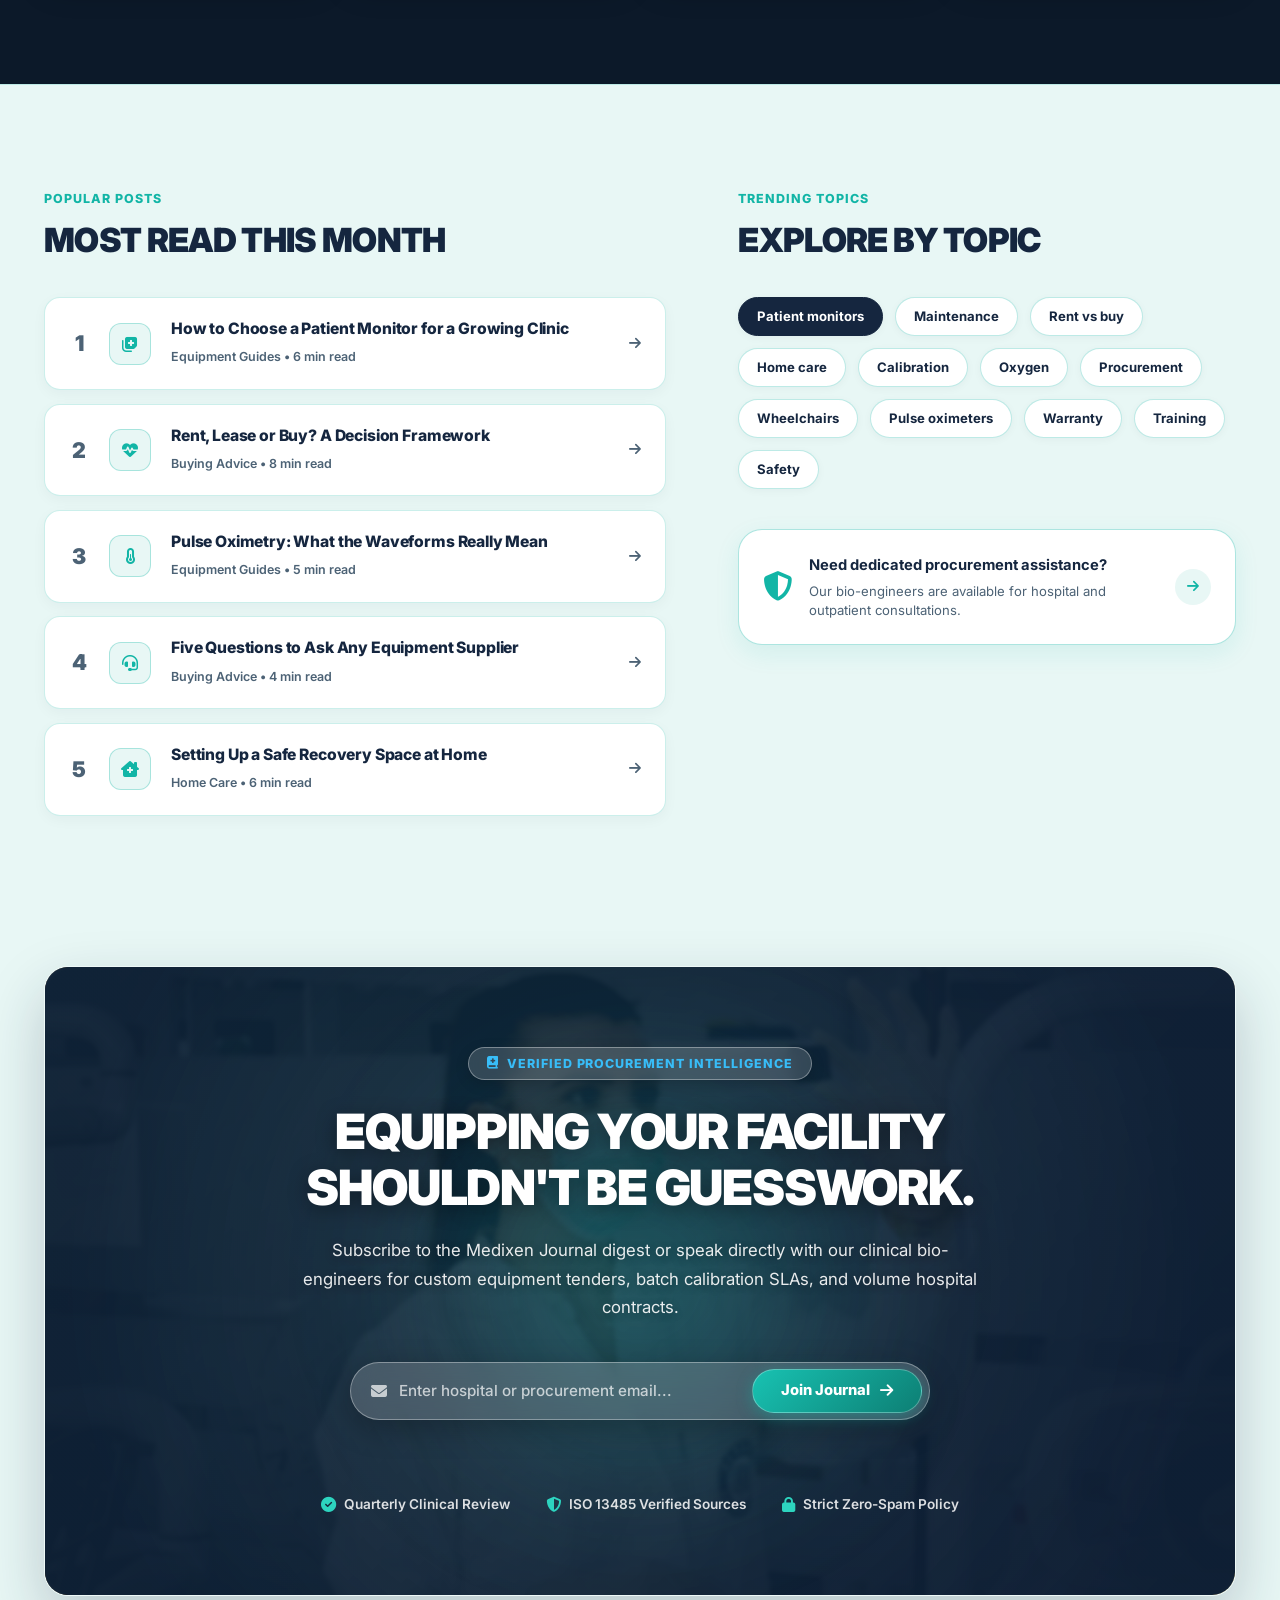
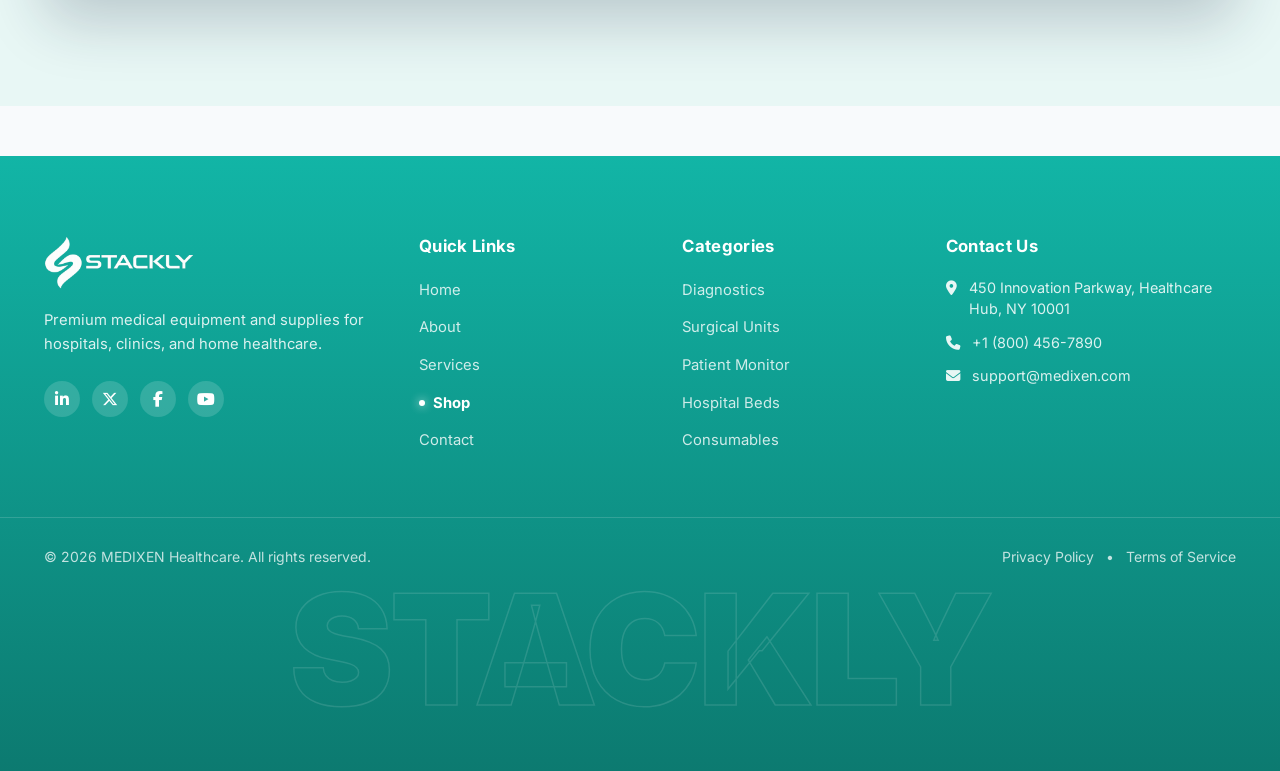
<file: shop.html>
<!DOCTYPE html>
<html lang="en">

<head>
  <meta charset="UTF-8" />
  <meta name="viewport" content="width=device-width, initial-scale=1.0" />
  <title>Medical Equipment Store</title>

  <!-- Google Font -->
  <link rel="preconnect" href="https://fonts.googleapis.com">
  <link rel="preconnect" href="https://fonts.gstatic.com" crossorigin>
  <link href="https://fonts.googleapis.com/css2?family=Inter:wght@400;500;600;700;800&display=swap" rel="stylesheet">

  <!-- Font Awesome 6 -->
  <link rel="stylesheet" href="https://cdnjs.cloudflare.com/ajax/libs/font-awesome/6.5.1/css/all.min.css" />

  <link rel="icon" href="./assets/logo.webp" />
  <link rel="stylesheet" href="root.css" />
  <link rel="stylesheet" href="style.css" />
  <link rel="stylesheet" href="shop.css" />

</head>

<body class="is-loading">

  <!-- ==================== PRELOADER ==================== -->
  <div class="preloader" id="preloader">
    <div class="preloader-content">
      <div class="preloader-pulse-box">
        <div class="pulse-icon"><i class="fa-solid fa-heart-pulse"></i></div>
        <svg class="ecg-svg" viewBox="0 0 300 100" fill="none">
          <path class="ecg-path" d="M0,50 L70,50 L85,20 L100,80 L115,30 L130,65 L145,50 L300,50" />
        </svg>
      </div>
      <div class="preloader-brand">STACKLY</div>
      <div class="preloader-status">Preparing medical equipment catalog...</div>
    </div>
  </div>

  <!-- ==================== HEADER NAVBAR ==================== -->
  <header class="site-header" id="header">
    <div class="container header-container">
      <!-- Logo -->
      <a href="index.html" class="brand-logo">
        <img src="./assets/logo 12.webp" alt="logo" width="150px" height="50px">
      </a>

      <!-- Desktop Navigation Menu -->
      <nav class="desktop-nav" aria-label="Main Navigation">
        <ul class="nav-list">
          <li><a href="index.html" class="nav-link">Home</a></li>
          <li><a href="about.html" class="nav-link">About</a></li>
          <li><a href="services.html" class="nav-link">Services</a></li>
          <li><a href="shop.html" class="nav-link">Shop</a></li>
          <li><a href="contact.html" class="nav-link">Contact</a></li>
        </ul>
      </nav>

      <!-- Right Header Actions -->
      <div class="header-actions">
        <button class="icon-btn search-toggle" aria-label="Search">
          <i class="fa-solid fa-magnifying-glass"></i>
        </button>

        <div class="header-auth-btns">
          <a href="login.html" class="btn btn-secondary btn-sm">Login</a>
          <a href="signup.html" class="btn btn-primary btn-sm">Sign Up</a>
        </div>

        <!-- Hamburger Button -->
        <button class="hamburger-btn" id="hamburgerBtn" aria-label="Toggle navigation" aria-expanded="false">
          <span class="bar line-1"></span>
          <span class="bar line-2"></span>
          <span class="bar line-3"></span>
        </button>
      </div>
    </div>
  </header>

  <!-- Mobile Drawer Overlay -->
  <div class="mobile-menu-overlay" id="mobileOverlay"></div>

  <!-- Mobile Drawer Menu -->
  <aside class="mobile-drawer" id="mobileDrawer">
    <div class="mobile-drawer-header">
      <a href="index.html" class="brand-logo">
        <img src="./assets/logo 12.webp" alt="logo" width="150px" height="50px">
      </a>
      <button class="close-drawer-btn" id="closeDrawerBtn" aria-label="Close menu">
        <i class="fa-solid fa-xmark"></i>
      </button>
    </div>

    <!-- Scrollable middle list area -->
    <div class="mobile-drawer-body">
      <nav class="mobile-nav">
        <ul class="mobile-nav-list">
          <li><a href="index.html" class="mobile-nav-link"><i class="fa-solid fa-house"></i> Home</a></li>
          <li><a href="about.html" class="mobile-nav-link"><i class="fa-solid fa-circle-info"></i> About</a>
          </li>
          <li><a href="services.html" class="mobile-nav-link"><i class="fa-solid fa-stethoscope"></i>
              Services</a></li>
          <li><a href="shop.html" class="mobile-nav-link"><i class="fa-solid fa-store"></i> Shop</a></li>
          <li><a href="contact.html" class="mobile-nav-link"><i class="fa-solid fa-envelope"></i> Contact</a>
          </li>
        </ul>
      </nav>
    </div>

    <!-- Fixed/Pinned Login & Sign Up Actions -->
    <div class="mobile-drawer-footer">
      <a href="login.html" class="btn btn-secondary w-full">
        <i class="fa-solid fa-arrow-right-to-bracket"></i> Login
      </a>
      <a href="signup.html" class="btn btn-primary w-full">
        <i class="fa-solid fa-user-plus"></i> Sign Up
      </a>
    </div>
  </aside>







  <!-- ==================== SHOP / JOURNAL HERO SECTION ==================== -->
  <section class="shop-hero-section" id="shop-hero">
    <!-- Right-Side Hero Visual (IV Drip Infusion matching shared image) -->
    <div class="shop-hero-image-wrap" aria-hidden="true">
      <img src="./assets/img 2.webp" alt="Clinical IV Infusion Setup" class="shop-hero-bg-img" />
      <div class="shop-hero-blend-mask"></div>
    </div>

    <div class="container shop-hero-container">
      <div class="shop-hero-content shop-hero-reveal">

        <!-- Eyebrow Tag -->
        <span class="shop-eyebrow">THE MEDIXEN JOURNAL</span>

        <!-- Main Headline with Auto-Typing Effect -->
        <h1 class="shop-hero-title">
          INSIGHTS FOR <br>
          <span class="autotype-wrapper">
            <span class="typed-text" id="typedText">SMARTER</span>
            <span class="type-cursor">|</span>
          </span> <br>
          HEALTHCARE
        </h1>

        <!-- Subtitle -->
        <p class="shop-hero-desc">
          Equipment guides, buying advice and practical know-how for clinics, hospitals and home care.
        </p>

        <!-- Interactive Validated Search Form -->
        <div class="shop-search-wrapper">
          <form class="shop-search-form" id="shopSearchForm" novalidate>
            <div class="search-input-group">
              <i class="fa-solid fa-magnifying-glass search-field-icon"></i>
              <input type="text" class="shop-search-input" id="shopSearchInput"
                placeholder="Search equipment guides, models, or topics..." autocomplete="off" />
              <button type="submit" class="btn btn-primary shop-search-btn">
                <span>Search</span>
              </button>
            </div>
          </form>

          <!-- Dynamic Validation Messages -->
          <div class="search-feedback-box" id="searchFeedback" aria-live="polite"></div>
        </div>

        <!-- Popular Query Pills matching image -->
        <div class="shop-popular-row">
          <span class="popular-label">Popular:</span>
          <div class="popular-pills-list">
            <button type="button" class="popular-pill" data-query="Patient monitors">Patient monitors</button>
            <button type="button" class="popular-pill" data-query="Maintenance">Maintenance</button>
            <button type="button" class="popular-pill" data-query="Rent vs buy">Rent vs buy</button>
            <button type="button" class="popular-pill" data-query="Home care">Home care</button>
          </div>
        </div>

      </div>
    </div>
  </section>







  <!-- ==================== SHOP / JOURNAL: FEATURED GUIDE ==================== -->
  <section class="shop-featured-section" id="featured-guide">
    <div class="container">

      <!-- Master Rounded White Card matching the image -->
      <article class="featured-guide-card shop-featured-reveal">

        <!-- Left Column: Image with 3D Tilt & Lens Hover -->
        <div class="guide-image-col">
          <div class="guide-image-wrap" id="guideImageWrap">
            <img src="./assets/img 1.webp"
              alt="Doctor preparing clinical nitrile gloves" class="guide-photo" />
            <div class="guide-photo-overlay" aria-hidden="true"></div>
            <span class="guide-badge-floating">
              <i class="fa-solid fa-bookmark"></i> Most Recommended
            </span>
          </div>
        </div>

        <!-- Right Column: Editorial Article Information -->
        <div class="guide-content-col">

          <!-- Category Eyebrow Pill -->
          <div class="guide-category-badge">
            <span>Featured &bull; Practice</span>
          </div>

          <!-- Headline -->
          <h2 class="guide-headline">
            THE COMPLETE GUIDE TO CHOOSING PATIENT MONITORING EQUIPMENT
          </h2>

          <!-- Lead Paragraph -->
          <p class="guide-lead-text">
            Many clinical practices don't need another device; they need a stronger backup. Run diagnostics before you
            scale, look for robust tech, and learn to calibrate.
          </p>

          <!-- Key Takeaway Callout Box from Image -->
          <div class="guide-callout-box">
            <strong class="callout-title">Key takeaways:</strong>
            <ul class="callout-list">
              <li>Protect the basics before you invest in extras.</li>
              <li>Add one new product at a time.</li>
              <li>Judge any change over four to six weeks.</li>
            </ul>
          </div>

          <!-- Author Meta & Read CTA -->
          <div class="guide-footer-row">
            <div class="author-profile">
              <img src="./assets/girl 14.webp"
                alt="Dr. Ananya Roy" class="author-avatar" />
              <div class="author-details">
                <strong class="author-name">Dr. Ananya Roy</strong>
                <span class="publish-date">12 Oct 2026 &bull; 8 min read</span>
              </div>
            </div>

            <a href="error.html" class="guide-read-btn">
              <span>Read Guide</span>
              <i class="fa-solid fa-arrow-right"></i>
            </a>
          </div>

        </div>

      </article>

    </div>
  </section>







  <!-- ==================== SHOP: SMALL HABITS, BIG DIFFERENCE ==================== -->
  <section class="shop-habits-section" id="habits">
    <div class="container">

      <!-- Top Header Strip -->
      <div class="habits-header habits-reveal">
        <span class="habits-badge-pill">Medical tips</span>
        <h2 class="habits-title">SMALL HABITS, BIG DIFFERENCE</h2>
        <p class="habits-subtext">Short, practical reads. Pick a topic.</p>

        <!-- Category Filter Pills -->
        <div class="habits-filter-pills" id="habitsFilterList">
          <button type="button" class="habit-filter-btn active" data-filter="all">All</button>
          <button type="button" class="habit-filter-btn" data-filter="cleaning">Cleaning</button>
          <button type="button" class="habit-filter-btn" data-filter="first-aid">First-aid</button>
          <button type="button" class="habit-filter-btn" data-filter="sterilize">Sterilize</button>
          <button type="button" class="habit-filter-btn" data-filter="equipment">Equipment</button>
        </div>
      </div>

      <!-- Filterable Cards Grid -->
      <div class="habits-cards-grid" id="habitsCardsGrid">

        <!-- Card 1: Cleaning -->
        <article class="habit-card" data-category="cleaning">
          <div class="habit-card-thumb-wrap">
            <img src="./assets/img 2.webp"
              alt="Doctor reviewing lab logs" class="habit-thumb-img">
          </div>
          <div class="habit-card-content">
            <span class="habit-topic-tag">Cleaning</span>
            <h3 class="habit-article-title">Do You Need to Double Glove?</h3>
            <p class="habit-author-meta">Dr. Alex Ward &bull; 3 min read</p>
            <a href="error.html" class="habit-arrow-btn" aria-label="Read article">
              <i class="fa-solid fa-arrow-right"></i>
            </a>
          </div>
        </article>

        <!-- Card 2: Cleaning -->
        <article class="habit-card" data-category="cleaning">
          <div class="habit-card-thumb-wrap">
            <img src="./assets/img 3.webp"
              alt="Stethoscope hygiene" class="habit-thumb-img">
          </div>
          <div class="habit-card-content">
            <span class="habit-topic-tag">Cleaning</span>
            <h3 class="habit-article-title">Why Your Cleaner Shouldn't Touch</h3>
            <p class="habit-author-meta">Tech team &bull; 4 min read</p>
            <a href="error.html" class="habit-arrow-btn" aria-label="Read article">
              <i class="fa-solid fa-arrow-right"></i>
            </a>
          </div>
        </article>

        <!-- Card 3: First-Aid -->
        <article class="habit-card" data-category="first-aid">
          <div class="habit-card-thumb-wrap">
            <img src="./assets/img 4.webp"
              alt="Emergency first aid kit" class="habit-thumb-img">
          </div>
          <div class="habit-card-content">
            <span class="habit-topic-tag">First-aid</span>
            <h3 class="habit-article-title">Emergency Resuscitation Protocol Checklist</h3>
            <p class="habit-author-meta">Trauma Lead &bull; 5 min read</p>
            <a href="error.html" class="habit-arrow-btn" aria-label="Read article">
              <i class="fa-solid fa-arrow-right"></i>
            </a>
          </div>
        </article>

        <!-- Card 4: Sterilize -->
        <article class="habit-card" data-category="sterilize">
          <div class="habit-card-thumb-wrap">
            <img src="./assets/img 5.webp"
              alt="Autoclave sterilization chambers" class="habit-thumb-img">
          </div>
          <div class="habit-card-content">
            <span class="habit-topic-tag">Sterilize</span>
            <h3 class="habit-article-title">Autoclave Cycle Best Practices</h3>
            <p class="habit-author-meta">Bio-Engineering &bull; 4 min read</p>
            <a href="error.html" class="habit-arrow-btn" aria-label="Read article">
              <i class="fa-solid fa-arrow-right"></i>
            </a>
          </div>
        </article>

        <!-- Card 5: Equipment -->
        <article class="habit-card" data-category="equipment">
          <div class="habit-card-thumb-wrap">
            <img src="./assets/img 6.webp"
              alt="Telemetry monitor sensors" class="habit-thumb-img">
          </div>
          <div class="habit-card-content">
            <span class="habit-topic-tag">Equipment</span>
            <h3 class="habit-article-title">Sensor Calibration: How Often is Enough?</h3>
            <p class="habit-author-meta">Clinical Support &bull; 3 min read</p>
            <a href="error.html" class="habit-arrow-btn" aria-label="Read article">
              <i class="fa-solid fa-arrow-right"></i>
            </a>
          </div>
        </article>

        <!-- Card 6: Equipment -->
        <article class="habit-card" data-category="equipment">
          <div class="habit-card-thumb-wrap">
            <img src="./assets/img 7.webp"
              alt="Biomedical technician testing patient monitor leads" class="habit-thumb-img" />
          </div>
          <div class="habit-card-content">
            <span class="habit-topic-tag">Equipment</span>
            <h3 class="habit-article-title">Extending Battery Lifespan on Portable Monitors</h3>
            <p class="habit-author-meta">Bio-Tech Lead &bull; 4 min read</p>
            <a href="error.html" class="habit-arrow-btn" aria-label="Read article on extending battery lifespan">
              <i class="fa-solid fa-arrow-right"></i>
            </a>
          </div>
        </article>

      </div>

    </div>
  </section>






  <!-- ==================== SHOP: IN-DEPTH GUIDES SPOTLIGHT ==================== -->
  <section class="shop-guides-section" id="buying-guides">
    <div class="container">

      <!-- Section Top Header with Nav Arrows -->
      <div class="guides-header-row guides-reveal">
        <div class="guides-header-text">
          <span class="guides-eyebrow">Buying Guides Spotlight</span>
          <h2 class="guides-heading">IN-DEPTH GUIDES FOR CONFIDENT DECISIONS</h2>
        </div>

        <div class="guides-nav-arrows">
          <button type="button" class="guide-nav-btn prev" id="guidePrevBtn" aria-label="Previous guides">
            <i class="fa-solid fa-arrow-left"></i>
          </button>
          <button type="button" class="guide-nav-btn next" id="guideNextBtn" aria-label="Next guides">
            <i class="fa-solid fa-arrow-right"></i>
          </button>
        </div>
      </div>

      <!-- 4 Spotlight Cards Carousel Track -->
      <div class="guides-cards-track guides-reveal" id="guidesTrack">

        <!-- Card 1: Patient Monitors -->
        <article class="guide-spotlight-card">
          <div class="spotlight-image-holder">
            <img src="./assets/img 8.webp"
              alt="ECG Patient Telemetry Monitors" class="spotlight-card-img" />
            <div class="spotlight-image-vignette"></div>
          </div>

          <div class="spotlight-content-drawer">
            <div class="spotlight-content-inner">
              <span class="spotlight-category">Monitoring Systems</span>
              <h3 class="spotlight-title">Buyer's guide: patient monitors</h3>
              <p class="spotlight-hover-desc">
                Essential display parameters, arrhythmia telemetry, multi-lead cable configurations, and clinical alarm
                thresholds.
              </p>
              <a href="error.html" class="spotlight-read-link">
                <span>Read the guide</span>
                <i class="fa-solid fa-arrow-right"></i>
              </a>
            </div>
          </div>
        </article>

        <!-- Card 2: Hospital Beds -->
        <article class="guide-spotlight-card">
          <div class="spotlight-image-holder">
            <img src="./assets/img 9.webp"
              alt="Modern Hospital Recovery Beds" class="spotlight-card-img" />
            <div class="spotlight-image-vignette"></div>
          </div>

          <div class="spotlight-content-drawer">
            <div class="spotlight-content-inner">
              <span class="spotlight-category">Ward Furniture</span>
              <h3 class="spotlight-title">Buyer's guide: hospital beds</h3>
              <p class="spotlight-hover-desc">
                5-function electric controls, bariatric safety weight thresholds, pressure-relief mattresses, and
                emergency CPR levers.
              </p>
              <a href="error.html" class="spotlight-read-link">
                <span>Read the guide</span>
                <i class="fa-solid fa-arrow-right"></i>
              </a>
            </div>
          </div>
        </article>

        <!-- Card 3: Respiratory Care -->
        <article class="guide-spotlight-card">
          <div class="spotlight-image-holder">
            <img src="./assets/img 10.webp"
              alt="Respiratory Lung Anatomy and Ventilators" class="spotlight-card-img" />
            <div class="spotlight-image-vignette"></div>
          </div>

          <div class="spotlight-content-drawer">
            <div class="spotlight-content-inner">
              <span class="spotlight-category">Pulmonary Care</span>
              <h3 class="spotlight-title">Buyer's guide: respiratory care</h3>
              <p class="spotlight-hover-desc">
                Continuous 10L oxygen concentrators, CPAP/BiPAP algorithms, nebulizer chambers, and bacterial inline
                filters.
              </p>
              <a href="error.html" class="spotlight-read-link">
                <span>Read the guide</span>
                <i class="fa-solid fa-arrow-right"></i>
              </a>
            </div>
          </div>
        </article>

        <!-- Card 4: Diagnostic Devices -->
        <article class="guide-spotlight-card">
          <div class="spotlight-image-holder">
            <img src="./assets/img 11.webp"
              alt="Digital Diagnostic Ultrasound Tablet" class="spotlight-card-img" />
            <div class="spotlight-image-vignette"></div>
          </div>

          <div class="spotlight-content-drawer">
            <div class="spotlight-content-inner">
              <span class="spotlight-category">Digital Diagnostics</span>
              <h3 class="spotlight-title">Buyer's guide: diagnostic devices</h3>
              <p class="spotlight-hover-desc">
                Digital stethoscopes, handheld ultrasound probes, wireless vital hubs, and HIPAA-secure cloud
                transmission.
              </p>
              <a href="error.html" class="spotlight-read-link">
                <span>Read the guide</span>
                <i class="fa-solid fa-arrow-right"></i>
              </a>
            </div>
          </div>
        </article>

      </div>

    </div>
  </section>







  <!-- ==================== SHOP: MOST READ THIS MONTH & EXPLORE TOPICS ==================== -->
  <section class="shop-trending-section" id="popular-posts">
    <div class="container">
      <div class="shop-trending-grid shop-trending-reveal">

        <!-- Left Column: Most Read Ranked Feed -->
        <div class="trending-feed-col">
          <span class="trending-eyebrow">Popular Posts</span>
          <h2 class="trending-heading">MOST READ THIS MONTH</h2>

          <div class="ranked-articles-list">

            <!-- Article 1 -->
            <a href="error.html" class="ranked-article-item">
              <span class="rank-index">1</span>
              <div class="rank-icon-box">
                <i class="fa-solid fa-notes-medical"></i>
              </div>
              <div class="rank-details">
                <h3 class="rank-title">How to Choose a Patient Monitor for a Growing Clinic</h3>
                <span class="rank-meta">Equipment Guides &bull; 6 min read</span>
              </div>
              <span class="rank-arrow"><i class="fa-solid fa-arrow-right"></i></span>
            </a>

            <!-- Article 2 -->
            <a href="error.html" class="ranked-article-item">
              <span class="rank-index">2</span>
              <div class="rank-icon-box">
                <i class="fa-solid fa-heart-pulse"></i>
              </div>
              <div class="rank-details">
                <h3 class="rank-title">Rent, Lease or Buy? A Decision Framework</h3>
                <span class="rank-meta">Buying Advice &bull; 8 min read</span>
              </div>
              <span class="rank-arrow"><i class="fa-solid fa-arrow-right"></i></span>
            </a>

            <!-- Article 3 -->
            <a href="error.html" class="ranked-article-item">
              <span class="rank-index">3</span>
              <div class="rank-icon-box">
                <i class="fa-solid fa-temperature-half"></i>
              </div>
              <div class="rank-details">
                <h3 class="rank-title">Pulse Oximetry: What the Waveforms Really Mean</h3>
                <span class="rank-meta">Equipment Guides &bull; 5 min read</span>
              </div>
              <span class="rank-arrow"><i class="fa-solid fa-arrow-right"></i></span>
            </a>

            <!-- Article 4 -->
            <a href="error.html" class="ranked-article-item">
              <span class="rank-index">4</span>
              <div class="rank-icon-box">
                <i class="fa-solid fa-headset"></i>
              </div>
              <div class="rank-details">
                <h3 class="rank-title">Five Questions to Ask Any Equipment Supplier</h3>
                <span class="rank-meta">Buying Advice &bull; 4 min read</span>
              </div>
              <span class="rank-arrow"><i class="fa-solid fa-arrow-right"></i></span>
            </a>

            <!-- Article 5 -->
            <a href="error.html" class="ranked-article-item">
              <span class="rank-index">5</span>
              <div class="rank-icon-box">
                <i class="fa-solid fa-house-chimney-medical"></i>
              </div>
              <div class="rank-details">
                <h3 class="rank-title">Setting Up a Safe Recovery Space at Home</h3>
                <span class="rank-meta">Home Care &bull; 6 min read</span>
              </div>
              <span class="rank-arrow"><i class="fa-solid fa-arrow-right"></i></span>
            </a>

          </div>
        </div>

        <!-- Right Column: Explore by Topic Tag Matrix -->
        <div class="trending-topics-col">
          <span class="trending-eyebrow">Trending Topics</span>
          <h2 class="trending-heading">EXPLORE BY TOPIC</h2>

          <div class="topics-tags-matrix">
            <a href="error.html" class="topic-tag-pill active">Patient monitors</a>
            <a href="error.html" class="topic-tag-pill">Maintenance</a>
            <a href="error.html" class="topic-tag-pill">Rent vs buy</a>
            <a href="error.html" class="topic-tag-pill">Home care</a>
            <a href="error.html" class="topic-tag-pill">Calibration</a>
            <a href="error.html" class="topic-tag-pill">Oxygen</a>
            <a href="error.html" class="topic-tag-pill">Procurement</a>
            <a href="error.html" class="topic-tag-pill">Wheelchairs</a>
            <a href="error.html" class="topic-tag-pill">Pulse oximeters</a>
            <a href="error.html" class="topic-tag-pill">Warranty</a>
            <a href="error.html" class="topic-tag-pill">Training</a>
            <a href="error.html" class="topic-tag-pill">Safety</a>
          </div>

          <!-- Bio-Technical Support Card -->
          <div class="trending-advisory-card">
            <div class="advisory-icon"><i class="fa-solid fa-shield-halved"></i></div>
            <div class="advisory-text">
              <strong>Need dedicated procurement assistance?</strong>
              <p>Our bio-engineers are available for hospital and outpatient consultations.</p>
            </div>
            <a href="error.html" class="advisory-link"><i class="fa-solid fa-arrow-right"></i></a>
          </div>
        </div>

      </div>
    </div>
  </section>







  <!-- ==================== SHOP / JOURNAL: FINAL CTA SECTION ==================== -->
  <section class="shop-final-cta-section" id="shop-cta">
    <div class="container">

      <div class="shop-cta-banner shop-cta-reveal">
        <!-- Full Bleed Background Image -->
        <img src="./assets/img 9.webp"
          alt="Modern Hospital Intensive Care Environment" class="shop-cta-bg-img" />

        <!-- Atmospheric Cinematic Glass Overlay -->
        <div class="shop-cta-overlay-mask" aria-hidden="true"></div>
        <div class="shop-cta-ambient-glow" aria-hidden="true"></div>

        <!-- Text Overlay Content -->
        <div class="shop-cta-content">
          <span class="shop-cta-badge">
            <i class="fa-solid fa-book-medical"></i> Verified Procurement Intelligence
          </span>

          <h2 class="shop-cta-title">
            EQUIPPING YOUR FACILITY <br>
            SHOULDN'T BE GUESSWORK.
          </h2>

          <p class="shop-cta-desc">
            Subscribe to the Medixen Journal digest or speak directly with our clinical bio-engineers for custom
            equipment tenders, batch calibration SLAs, and volume hospital contracts.
          </p>

          <!-- Newsletter / Direct Action Bar -->
          <div class="shop-cta-action-box">
            <form class="shop-cta-subscribe-form" id="shopCtaForm" novalidate>
              <div class="cta-input-group">
                <i class="fa-solid fa-envelope cta-input-icon"></i>
                <input type="email" class="cta-email-input" id="ctaEmailInput"
                  placeholder="Enter hospital or procurement email..." autocomplete="off" />
                <button type="submit" class="btn btn-primary cta-submit-btn">
                  <span>Join Journal</span>
                  <i class="fa-solid fa-arrow-right"></i>
                </button>
              </div>
            </form>

            <!-- Real-Time Feedback -->
            <div class="cta-feedback-slot" id="ctaFeedback"></div>
          </div>

          <!-- Trust Badges Row -->
          <div class="shop-cta-trust-row">
            <div class="trust-badge-item">
              <i class="fa-solid fa-circle-check"></i>
              <span>Quarterly Clinical Review</span>
            </div>
            <div class="trust-badge-item">
              <i class="fa-solid fa-shield-halved"></i>
              <span>ISO 13485 Verified Sources</span>
            </div>
            <div class="trust-badge-item">
              <i class="fa-solid fa-lock"></i>
              <span>Strict Zero-Spam Policy</span>
            </div>
          </div>

        </div>

      </div>

    </div>
  </section>







  <!-- ==================== FOOTER SECTION ==================== -->
  <footer class="site-footer" id="siteFooter">
    <div class="container footer-container">

      <!-- Brand & Socials -->
      <div class="footer-col footer-col-brand">
        <a href="index.html" class="footer-logo">
          <img src="./assets/logo 23.webp" alt="logo" width="150px" height="50px">
        </a>
        <p class="footer-bio">
          Premium medical equipment and supplies for hospitals, clinics, and home healthcare.
        </p>
        <div class="footer-socials">
          <a href="error.html" class="social-link" aria-label="LinkedIn"><i class="fa-brands fa-linkedin-in"></i></a>
          <a href="error.html" class="social-link" aria-label="Twitter"><i class="fa-brands fa-x-twitter"></i></a>
          <a href="error.html" class="social-link" aria-label="Facebook"><i class="fa-brands fa-facebook-f"></i></a>
          <a href="error.html" class="social-link" aria-label="YouTube"><i class="fa-brands fa-youtube"></i></a>
        </div>
      </div>

      <!-- Quick Links -->
      <div class="footer-col">
        <h4 class="footer-heading">Quick Links</h4>
        <ul class="footer-nav-list">
          <li><a href="index.html" class="footer-nav-link">Home</a></li>
          <li><a href="about.html" class="footer-nav-link">About</a></li>
          <li><a href="services.html" class="footer-nav-link">Services</a></li>
          <li><a href="shop.html" class="footer-nav-link">Shop</a></li>
          <li><a href="contact.html" class="footer-nav-link">Contact</a></li>
        </ul>
      </div>

      <!-- Categories -->
      <div class="footer-col">
        <h4 class="footer-heading">Categories</h4>
        <ul class="footer-links-list">
          <li><a href="shop.html">Diagnostics</a></li>
          <li><a href="shop.html">Surgical Units</a></li>
          <li><a href="shop.html">Patient Monitor</a></li>
          <li><a href="shop.html">Hospital Beds</a></li>
          <li><a href="shop.html">Consumables</a></li>
        </ul>
      </div>

      <!-- Contact Info -->
      <div class="footer-col">
        <h4 class="footer-heading">Contact Us</h4>
        <ul class="footer-contact-list">
          <li>
            <i class="fa-solid fa-location-dot"></i>
            <span>450 Innovation Parkway, Healthcare Hub, NY 10001</span>
          </li>
          <li>
            <i class="fa-solid fa-phone"></i>
            <span>+1 (800) 456-7890</span>
          </li>
          <li>
            <i class="fa-solid fa-envelope"></i>
            <span>support@medixen.com</span>
          </li>
        </ul>
      </div>

    </div>

    <div class="footer-bottom">
      <div class="container footer-bottom-inner">
        <p class="copyright">&copy; 2026 MEDIXEN Healthcare. All rights reserved.</p>
        <div class="legal-links">
          <a href="error.html">Privacy Policy</a>
          <span>&bull;</span>
          <a href="error.html">Terms of Service</a>
        </div>
      </div>
      <div class="footer-watermark" aria-hidden="true">STACKLY</div>
    </div>
  </footer>

  <!-- Scripts -->
  <script src="https://cdnjs.cloudflare.com/ajax/libs/gsap/3.12.5/gsap.min.js"></script>
  <script src="script.js"></script>
  <script src="shop.js"></script>



</body>

</html>
</file>
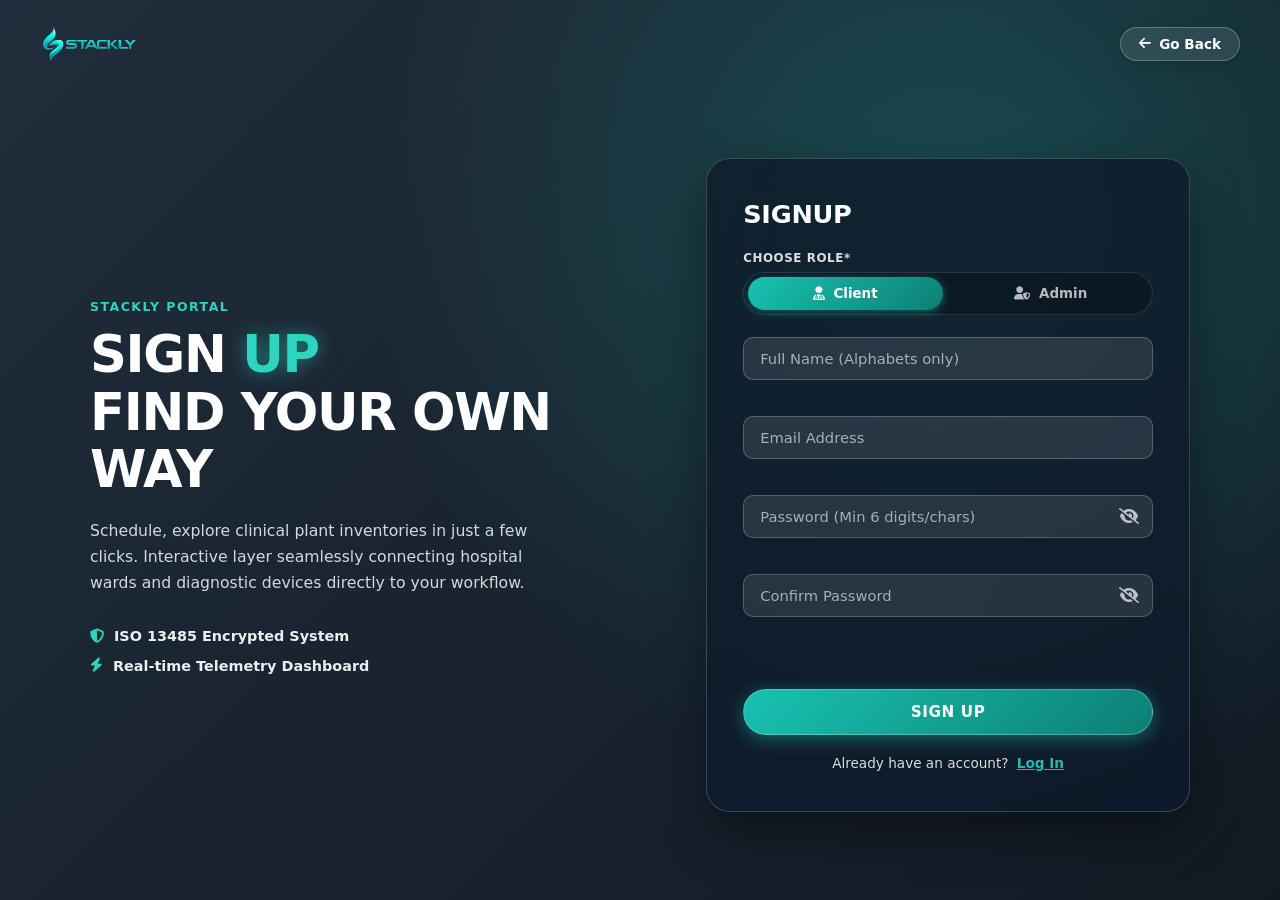
<file: signup.html>
<!DOCTYPE html>
<html lang="en">
<head>
  <meta charset="UTF-8" />
  <meta name="viewport" content="width=device-width, initial-scale=1.0" />
  <title>Sign Up &bull; Stackly Medixen</title>
  <link rel="stylesheet" href="https://cdnjs.cloudflare.com/ajax/libs/font-awesome/6.4.0/css/all.min.css" />
  <link rel="stylesheet" href="signup.css" />
  
<link rel="icon" href="./assets/logo.webp" />


</head>
<body class="signup-page">

  <!-- ==================== AUTH HEADER WITH GO BACK ==================== -->
<header class="auth-header">
  <div class="auth-header-container">
    
    <!-- Brand Logo Link -->
    <a href="index.html" class="brand-link">
      <img src="./assets/logo 12.webp" alt="Stackly Medixen Logo" class="brand-img" onerror="this.style.display='none'" />
      <!-- <span class="brand-text">STACKLY <span>MEDIXEN</span></span> -->
    </a>

    <!-- Go Back Button -->
    <a href="index.html" class="auth-back-btn" id="authBackBtn" aria-label="Go Back">
      <i class="fa-solid fa-arrow-left"></i>
      <span>Go Back</span>
    </a>

  </div>
</header>

  <main class="signup-main-container">
    <div class="signup-dual-grid">
      
      <!-- Left Narrative Column -->
      <div class="signup-narrative">
        <span class="narrative-tag">STACKLY PORTAL</span>
        <h1 class="narrative-title">
          SIGN <span class="highlight-cyan">UP</span><br>
          FIND YOUR OWN WAY
        </h1>
        <p class="narrative-desc">
          Schedule, explore clinical plant inventories in just a few clicks. Interactive layer seamlessly connecting hospital wards and diagnostic devices directly to your workflow.
        </p>
        <div class="narrative-badges">
          <div class="badge-item"><i class="fa-solid fa-shield-halved"></i> ISO 13485 Encrypted System</div>
          <div class="badge-item"><i class="fa-solid fa-bolt"></i> Real-time Telemetry Dashboard</div>
        </div>
      </div>

      <!-- Right Signup Glass Card -->
      <div class="signup-glass-card">
        <h2 class="form-title">SIGNUP</h2>

        <!-- Custom Role Selector (No <select> / <option> tags) -->
        <div class="custom-role-container">
          <label class="custom-role-label">Choose Role*</label>
          <div class="role-pills-row" id="signupRoleSelector">
            <button type="button" class="role-pill-btn active" data-role="client">
              <i class="fa-solid fa-user-doctor"></i>
              <span>Client</span>
            </button>
            <button type="button" class="role-pill-btn" data-role="admin">
              <i class="fa-solid fa-user-shield"></i>
              <span>Admin</span>
            </button>
          </div>
          <input type="hidden" id="signupRoleInput" value="client" />
        </div>

        <form id="standaloneSignupForm" novalidate>
          
          <!-- Full Name (Letters Only) -->
          <div class="field-group" id="groupSignupName">
            <input type="text" id="signupName" class="form-input" placeholder="Full Name (Alphabets only)" autocomplete="off" />
            <span class="field-error" id="errSignupName"></span>
          </div>

          <!-- Email Address -->
          <div class="field-group" id="groupSignupEmail">
            <input type="email" id="signupEmail" class="form-input" placeholder="Email Address" autocomplete="off" />
            <span class="field-error" id="errSignupEmail"></span>
          </div>

          <!-- Password with Eye Toggle -->
          <div class="field-group pass-field-group" id="groupSignupPass">
            <input type="password" id="signupPass" class="form-input" placeholder="Password (Min 6 digits/chars)" autocomplete="off" />
            <button type="button" class="eye-toggle-btn" data-target="signupPass" aria-label="Toggle password">
              <i class="fa-solid fa-eye-slash"></i>
            </button>
            <span class="field-error" id="errSignupPass"></span>
          </div>

          <!-- Confirm Password with Eye Toggle -->
          <div class="field-group pass-field-group" id="groupSignupConfirmPass">
            <input type="password" id="signupConfirmPass" class="form-input" placeholder="Confirm Password" autocomplete="off" />
            <button type="button" class="eye-toggle-btn" data-target="signupConfirmPass" aria-label="Toggle confirm password">
              <i class="fa-solid fa-eye-slash"></i>
            </button>
            <span class="field-error" id="errSignupConfirmPass"></span>
          </div>

          <!-- Live Feedback Slot -->
          <div class="status-banner-slot" id="signupStatusBanner"></div>

          <!-- Submit Button -->
          <button type="submit" class="btn-signup-submit" id="btnSubmitSignup">
            <span>Sign Up</span>
          </button>

          <div class="switch-link-footer">
            <span>Already have an account?</span>
            <a href="login.html" class="accent-link">Log In</a>
          </div>
        </form>
      </div>

    </div>
  </main>

  <script>

/* ==========================================================================
   STANDALONE SIGNUP VALIDATION & PERSISTENCE
   ========================================================================== */
document.addEventListener("DOMContentLoaded", () => {
  const form = document.getElementById("standaloneSignupForm");
  const nameInput = document.getElementById("signupName");
  const errName = document.getElementById("errSignupName");
  const emailInput = document.getElementById("signupEmail");
  const errEmail = document.getElementById("errSignupEmail");
  const passInput = document.getElementById("signupPass");
  const errPass = document.getElementById("errSignupPass");
  const confirmPassInput = document.getElementById("signupConfirmPass");
  const errConfirmPass = document.getElementById("errSignupConfirmPass");
  const roleButtons = document.querySelectorAll(".role-pill-btn");
  const roleHiddenInput = document.getElementById("signupRoleInput");
  const statusBanner = document.getElementById("signupStatusBanner");
  const eyeToggles = document.querySelectorAll(".eye-toggle-btn");

  const emailRegex = /^[^\s@]+@[^\s@]+\.[^\s@]+$/;

  // 1. Custom Role Selector (No <select> tag used)
  roleButtons.forEach((btn) => {
    btn.addEventListener("click", () => {
      roleButtons.forEach((b) => b.classList.remove("active"));
      btn.classList.add("active");
      const selectedRole = btn.getAttribute("data-role");
      if (roleHiddenInput) {
        roleHiddenInput.value = selectedRole;
      }
    });
  });

  // 2. Strict Alphabets-Only Input for Name (Blocks numbers and symbols live)
  if (nameInput) {
    nameInput.addEventListener("input", () => {
      const sanitized = nameInput.value.replace(/[^a-zA-Z\s]/g, "");
      if (nameInput.value !== sanitized) {
        nameInput.value = sanitized;
      }
      clearError(nameInput, errName);
    });

    nameInput.addEventListener("keydown", (e) => {
      const allowed = ["Backspace", "Tab", "ArrowLeft", "ArrowRight", "Delete", "Escape", "Enter"];
      if (allowed.includes(e.key) || e.ctrlKey || e.metaKey) return;
      if (!/^[a-zA-Z\s]$/.test(e.key)) {
        e.preventDefault();
      }
    });
  }

  // 3. Eye Password Visibility Toggles
  eyeToggles.forEach((btn) => {
    btn.addEventListener("click", () => {
      const targetId = btn.getAttribute("data-target");
      const targetInput = document.getElementById(targetId);
      const icon = btn.querySelector("i");

      if (!targetInput) return;
      if (targetInput.type === "password") {
        targetInput.type = "text";
        icon.classList.remove("fa-eye-slash");
        icon.classList.add("fa-eye");
      } else {
        targetInput.type = "password";
        icon.classList.remove("fa-eye");
        icon.classList.add("fa-eye-slash");
      }
    });
  });

  // Helpers
  function setError(inputEl, errorEl, message) {
    const parent = inputEl.closest(".field-group");
    if (parent) {
      parent.classList.remove("shake-error");
      void parent.offsetWidth;
      parent.classList.add("shake-error");
    }
    if (errorEl) errorEl.textContent = message;
  }

  function clearError(inputEl, errorEl) {
    const parent = inputEl.closest(".field-group");
    if (parent) parent.classList.remove("shake-error");
    if (errorEl) errorEl.textContent = "";
  }

  [
    { el: emailInput, err: errEmail },
    { el: passInput, err: errPass },
    { el: confirmPassInput, err: errConfirmPass }
  ].forEach(({ el, err }) => {
    if (el) el.addEventListener("input", () => clearError(el, err));
  });

  // 4. Form Submission & Redirection to login.html
  if (form) {
    form.addEventListener("submit", (e) => {
      e.preventDefault();
      let isValid = true;
      statusBanner.innerHTML = "";

      // Validate Name (Alphabets only, min 2)
      const nameVal = nameInput.value.trim();
      if (!nameVal || nameVal.length < 2 || !/^[a-zA-Z\s]+$/.test(nameVal)) {
        setError(nameInput, errName, "Name must contain alphabets only (min 2 characters).");
        isValid = false;
      } else {
        clearError(nameInput, errName);
      }

      // Validate Email
      const emailVal = emailInput.value.trim().toLowerCase();
      if (!emailVal || !emailRegex.test(emailVal)) {
        setError(emailInput, errEmail, "Please enter a valid email address (e.g. user@domain.com).");
        isValid = false;
      } else {
        clearError(emailInput, errEmail);
      }

      // Validate Password (min 6 digits/chars)
      const passVal = passInput.value;
      if (!passVal || passVal.length < 6) {
        setError(passInput, errPass, "Password must contain a minimum of 6 characters/digits.");
        isValid = false;
      } else {
        clearError(passInput, errPass);
      }

      // Confirm Password
      const confirmVal = confirmPassInput.value;
      if (confirmVal !== passVal) {
        setError(confirmPassInput, errConfirmPass, "Passwords do not match.");
        isValid = false;
      } else {
        clearError(confirmPassInput, errConfirmPass);
      }

      if (!isValid) return;

      // Save user credentials and selected role
      const chosenRole = roleHiddenInput ? roleHiddenInput.value : "client";
      const userRecord = {
        name: nameVal,
        email: emailVal,
        password: passVal,
        role: chosenRole
      };

      localStorage.setItem("medixen_user_" + emailVal, JSON.stringify(userRecord));
      localStorage.setItem("medixen_registered_email_for_login", emailVal);

      // Display success message and redirect to login.html
      statusBanner.innerHTML = `
        <div class="status-msg-success">
          <i class="fa-solid fa-circle-check"></i>
          Account created successfully! Redirecting to login...
        </div>
      `;

      setTimeout(() => {
        window.location.href = `login.html?email=${encodeURIComponent(emailVal)}&role=${encodeURIComponent(chosenRole)}`;
      }, 1200);
    });
  }
});

  </script>



</body>
</html>
</file>
<file: root.css>
/* ==========================================================================
   1. ROOT DESIGN TOKENS & COLOR PALETTE
   Extracted from Image 1 & Landing Page (Image 2)
   ========================================================================== */
:root {
  /* Brand Primary & Accents */
  --color-primary: #12b5a6;           /* Medical Teal Accent */
  --color-primary-hover: #0d9688;     /* Darker Teal for Hover */
  --color-primary-glow: rgba(18, 181, 166, 0.35);

  --color-secondary-blue: #2563eb;    /* Vibrant Royal Blue */
  --color-secondary-hover: #1d4ed8;

  /* Dark Tones (Typography, Stats bar, Contrast cards) */
  --color-dark-navy: #15263f;         /* Deep Navy Blue */
  --color-dark-slate: #1c324f;        /* Medium Dark Slate */
  --color-slate-grey: #4c6275;        /* Muted Blue-Grey for Body & Subtitles */

  /* Light Tones & Backgrounds */
  --color-ice-blue: #e8f7f5;          /* Soft Mint / Ice Tint */
  --color-light-blue: #d0e0ed;        /* Soft Pastel Blue-Grey */
  --color-bg-light: #f8fafc;          /* Off-white Page Background */
  --color-card-white: #ffffff;        /* Pure White Surface */
  --color-border-light: #e2e8f0;      /* Subtle UI Borders */

  /* Gradients */
  --gradient-btn-teal: linear-gradient(135deg, #18c2b2 0%, #0d7f74 100%);
  --gradient-btn-dark: linear-gradient(135deg, #1b394d 0%, #0e726b 100%);
  --gradient-teal-card: linear-gradient(180deg, #15b3a4 0%, #0e7f74 100%);
  --gradient-ice: linear-gradient(180deg, #f0fdfa 0%, #ffffff 100%);

  /* Layout & Sizing */
  --container-max-width: 1240px;
  --container-padding: 1.5rem;
  --radius-pill: 50px;
  --radius-xl: 24px;
  --radius-lg: 16px;
  --radius-md: 12px;
  --radius-sm: 8px;

  /* Typography */
  --font-family-base: 'Inter', -apple-system, BlinkMacSystemFont, 'Segoe UI', Roboto, sans-serif;
  --line-height-base: 1.6;
  --line-height-tight: 1.2;

  /* Elevation / Shadows */
  --shadow-sm: 0 2px 8px rgba(21, 38, 63, 0.04);
  --shadow-md: 0 8px 24px rgba(21, 38, 63, 0.08);
  --shadow-lg: 0 16px 36px rgba(21, 38, 63, 0.12);
  --shadow-btn: 0 4px 14px rgba(18, 181, 166, 0.35);

  /* Transitions */
  --transition-fast: 0.2s ease;
  --transition-normal: 0.3s ease;
  --transition-slow: 0.5s cubic-bezier(0.16, 1, 0.3, 1);
}

/* ==========================================================================
   2. UNIVERSAL RESET & BOX SIZING
   ========================================================================== */
*,
*::before,
*::after {
  margin: 0;
  padding: 0;
  box-sizing: border-box;
}

html {
  font-size: 16px;
  scroll-behavior: smooth;
  -webkit-font-smoothing: antialiased;
  -moz-osx-font-smoothing: grayscale;
}

body {
  font-family: var(--font-family-base);
  background-color: var(--color-bg-light);
  color: var(--color-dark-navy);
  line-height: var(--line-height-base);
  overflow-x: hidden;
}

/* Responsive Media Defaults */
img,
svg,
video {
  display: block;
  max-width: 100%;
  height: auto;
}

a {
  color: inherit;
  text-decoration: none;
  transition: color var(--transition-fast);
}

ul,
ol {
  list-style: none;
}

input,
button,
textarea,
select {
  font: inherit;
  color: inherit;
}

/* ==========================================================================
   3. UNIVERSAL LAYOUT & CONTAINER SYSTEM
   ========================================================================== */
.container {
  width: 100%;
  max-width: var(--container-max-width);
  margin-left: auto;
  margin-right: auto;
  padding-left: var(--container-padding);
  padding-right: var(--container-padding);
}

.container-sm {
  width: 100%;
  max-width: 960px;
  margin-left: auto;
  margin-right: auto;
  padding-left: var(--container-padding);
  padding-right: var(--container-padding);
}

.container-fluid {
  width: 100%;
  padding-left: var(--container-padding);
  padding-right: var(--container-padding);
}

/* Universal Section Spacing */
.section-padding {
  padding-top: 5rem;
  padding-bottom: 5rem;
}

@media (max-width: 768px) {
  .section-padding {
    padding-top: 3.5rem;
    padding-bottom: 3.5rem;
  }
}

/* Universal Flex & Grid Utilities */
.flex-center {
  display: flex;
  align-items: center;
  justify-content: center;
}

.flex-between {
  display: flex;
  align-items: center;
  justify-content: space-between;
}

.grid-2 {
  display: grid;
  grid-template-columns: repeat(2, 1fr);
  gap: 2rem;
}

.grid-3 {
  display: grid;
  grid-template-columns: repeat(3, 1fr);
  gap: 1.5rem;
}

.grid-4 {
  display: grid;
  grid-template-columns: repeat(4, 1fr);
  gap: 1.5rem;
}

@media (max-width: 992px) {
  .grid-4 {
    grid-template-columns: repeat(2, 1fr);
  }
}

@media (max-width: 768px) {
  .grid-2,
  .grid-3,
  .grid-4 {
    grid-template-columns: 1fr;
  }
}

/* ==========================================================================
   4. TYPOGRAPHY UTILITIES
   ========================================================================== */
h1, h2, h3, h4, h5, h6 {
  color: var(--color-dark-navy);
  font-weight: 700;
  line-height: var(--line-height-tight);
  letter-spacing: -0.02em;
}

.eyebrow-tag {
  display: inline-block;
  font-size: 0.8rem;
  font-weight: 700;
  letter-spacing: 0.08em;
  text-transform: uppercase;
  color: var(--color-primary);
  margin-bottom: 0.75rem;
}

.text-muted {
  color: var(--color-slate-grey);
}

/* ==========================================================================
   5. BUTTON COMPONENTS
   ========================================================================== */
.btn {
  display: inline-flex;
  align-items: center;
  justify-content: center;
  gap: 0.6rem;
  padding: 0.75rem 1.6rem;
  font-size: 0.925rem;
  font-weight: 600;
  border-radius: var(--radius-pill);
  border: 1px solid transparent;
  cursor: pointer;
  line-height: 1.2;
  transition: all var(--transition-normal);
  user-select: none;
  white-space: nowrap;
}

.btn i {
  font-size: 0.95rem;
}

/* Primary Button (Medical Teal Gradient Pill) */
.btn-primary {
  background: var(--gradient-btn-teal);
  color: #ffffff;
  box-shadow: var(--shadow-btn);
  border: 1px solid rgba(255, 255, 255, 0.2);
}

.btn-primary:hover {
  transform: translateY(-2px);
  box-shadow: 0 6px 20px rgba(18, 181, 166, 0.5);
  filter: brightness(1.06);
}

.btn-primary:active {
  transform: translateY(0);
}

/* Secondary Button (Deep Navy / Dark Slate Pill) */
.btn-secondary {
  background: var(--gradient-btn-dark);
  color: #ffffff;
  border: 1px solid rgba(255, 255, 255, 0.15);
  box-shadow: 0 4px 14px rgba(21, 38, 63, 0.25);
}

.btn-secondary:hover {
  transform: translateY(-2px);
  filter: brightness(1.12);
  box-shadow: 0 6px 18px rgba(21, 38, 63, 0.35);
}

.btn-secondary:active {
  transform: translateY(0);
}

/* Outline Button */
.btn-outline {
  background: transparent;
  color: var(--color-dark-navy);
  border: 1.5px solid var(--color-border-light);
}

.btn-outline:hover {
  border-color: var(--color-primary);
  color: var(--color-primary);
  background: var(--color-ice-blue);
  transform: translateY(-2px);
}
</file>
<file: style.css>
/* ==========================================================================
   PRELOADER STYLES
   ========================================================================== */
body.is-loading {
    overflow: hidden !important;
}

.preloader {
    position: fixed;
    inset: 0;
    width: 100%;
    height: 100%;
    background: radial-gradient(circle at center, #1b394d 0%, #15263f 100%);
    display: flex;
    align-items: center;
    justify-content: center;
    z-index: 99999;
    color: #ffffff;
}

.preloader-content {
    display: flex;
    flex-direction: column;
    align-items: center;
    text-align: center;
    gap: 1rem;
}

.preloader-pulse-box {
    position: relative;
    width: 220px;
    height: 80px;
    display: flex;
    align-items: center;
    justify-content: center;
}

.pulse-icon {
    position: absolute;
    font-size: 2.2rem;
    color: var(--color-primary);
    filter: drop-shadow(0 0 16px var(--color-primary-glow));
}

.ecg-svg {
    width: 100%;
    height: 100%;
}

.ecg-path {
    stroke: var(--color-primary);
    stroke-width: 3.5;
    stroke-linecap: round;
    stroke-linejoin: round;
    stroke-dasharray: 400;
    stroke-dashoffset: 400;
}

.preloader-brand {
    font-size: 1.4rem;
    font-weight: 800;
    letter-spacing: 0.15em;
    color: #ffffff;
}

.preloader-status {
    font-size: 0.85rem;
    color: var(--color-light-blue);
    letter-spacing: 0.05em;
}

/* ==========================================================================
   HEADER NAVBAR
   ========================================================================== */
.site-header {
    position: fixed;
    top: 0;
    left: 0;
    width: 100%;
    height: 80px;
    background-color: rgba(248, 250, 252, 0.95);
    backdrop-filter: blur(12px);
    -webkit-backdrop-filter: blur(12px);
    z-index: 1000;
    border-bottom: 1px solid rgba(226, 232, 240, 0.7);
    transition: all var(--transition-normal);
}

.site-header.scrolled {
    background-color: rgba(255, 255, 255, 0.98);
    box-shadow: 0 4px 20px rgba(21, 38, 63, 0.06);
    height: 72px;
}

.header-container {
    display: flex;
    align-items: center;
    justify-content: space-between;
    height: 100%;
}

.brand-logo {
    display: inline-flex;
    align-items: center;
    gap: 10px;
    font-weight: 800;
    font-size: 1.35rem;
    letter-spacing: 0.05em;
    color: var(--color-dark-navy);
}

.logo-icon {
    display: flex;
    align-items: center;
    justify-content: center;
    width: 38px;
    height: 38px;
    background: var(--gradient-btn-teal);
    color: #ffffff;
    border-radius: var(--radius-md);
    font-size: 1.1rem;
    box-shadow: 0 4px 12px rgba(18, 181, 166, 0.35);
}

.desktop-nav .nav-list {
    display: flex;
    align-items: center;
    gap: 2.2rem;
}

.nav-link {
    position: relative;
    font-size: 0.95rem;
    font-weight: 500;
    color: var(--color-slate-grey);
    padding: 6px 0;
    transition: color var(--transition-fast);
}

.nav-link:hover {
    color: var(--color-primary);
}

/* Nav Link Active Indicator */
.nav-link.active {
    color: var(--color-primary) !important;
    font-weight: 700;
}

.nav-link.active::after {
    content: '';
    position: absolute;
    bottom: -4px;
    left: 0;
    width: 100%;
    height: 2.5px;
    background: var(--color-primary);
    border-radius: 4px;
}

.header-actions {
    display: flex;
    align-items: center;
    gap: 1rem;
}

.icon-btn {
    background: transparent;
    border: none;
    cursor: pointer;
    color: var(--color-dark-navy);
    font-size: 1.05rem;
    padding: 8px;
    border-radius: 50%;
    transition: background-color var(--transition-fast), color var(--transition-fast);
}

.icon-btn:hover {
    background-color: var(--color-ice-blue);
    color: var(--color-primary);
}

.header-auth-btns {
    display: flex;
    align-items: center;
    gap: 0.75rem;
}

.btn-sm {
    padding: 0.55rem 1.25rem;
    font-size: 0.85rem;
}

.w-full {
    width: 100%;
}

.hamburger-btn {
    display: none;
    flex-direction: column;
    justify-content: space-between;
    width: 26px;
    height: 20px;
    background: transparent;
    border: none;
    cursor: pointer;
    padding: 0;
    z-index: 1002;
}

.hamburger-btn .bar {
    display: block;
    width: 100%;
    height: 2.5px;
    background-color: var(--color-dark-navy);
    border-radius: 4px;
    transition: transform 0.3s ease, opacity 0.3s ease;
}

/* ==========================================================================
   MOBILE DRAWER (FIXED VISIBILITY & OVERFLOW)
   ========================================================================== */
.mobile-menu-overlay {
    position: fixed;
    inset: 0;
    background-color: rgba(21, 38, 63, 0.55);
    backdrop-filter: blur(4px);
    -webkit-backdrop-filter: blur(4px);
    z-index: 1001;
    opacity: 0;
    pointer-events: none;
    transition: opacity 0.35s ease;
}

.mobile-menu-overlay.active {
    opacity: 1;
    pointer-events: auto;
}

.mobile-drawer {
    position: fixed;
    top: 0;
    right: 0;
    width: 82%;
    max-width: 360px;
    height: 100vh;
    height: 100dvh;
    background-color: #ffffff;
    z-index: 1002;
    box-shadow: -6px 0 30px rgba(21, 38, 63, 0.18);
    display: flex;
    flex-direction: column;
    justify-content: space-between;
    transform: translateX(100%);
    will-change: transform;
    overflow: hidden;
}

.mobile-drawer-header {
    flex-shrink: 0;
    display: flex;
    align-items: center;
    justify-content: space-between;
    padding: 1.25rem 1.5rem;
    border-bottom: 1px solid var(--color-border-light);
}

.close-drawer-btn {
    background: var(--color-ice-blue);
    color: var(--color-dark-navy);
    border: none;
    width: 36px;
    height: 36px;
    border-radius: 50%;
    display: flex;
    align-items: center;
    justify-content: center;
    font-size: 1.1rem;
    cursor: pointer;
    transition: all var(--transition-fast);
}

.close-drawer-btn:hover {
    background-color: var(--color-primary);
    color: #ffffff;
}

.mobile-drawer-body {
    flex: 1 1 auto;
    overflow-y: auto;
    -webkit-overflow-scrolling: touch;
    padding: 1.25rem 1.5rem;
}

.mobile-nav-list {
    display: flex;
    flex-direction: column;
    gap: 0.65rem;
}

.mobile-nav-link {
    display: flex;
    align-items: center;
    gap: 12px;
    padding: 0.85rem 1rem;
    font-size: 0.95rem;
    font-weight: 600;
    color: var(--color-slate-grey);
    border-radius: var(--radius-md);
    transition: all var(--transition-fast);
}

.mobile-nav-link i {
    font-size: 1.05rem;
    width: 22px;
    color: var(--color-slate-grey);
}

.mobile-nav-link:hover,
.mobile-nav-link.active {
    background-color: var(--color-ice-blue);
    color: var(--color-primary);
}

.mobile-nav-link.active i {
    color: var(--color-primary);
}

.mobile-drawer-footer .btn {
    display: flex !important;
    align-items: center;
    justify-content: center;
    padding: 12px 20px !important;
    border-radius: 50px !important;
    text-decoration: none !important;
    font-weight: 600 !important;
    opacity: 1 !important;
    visibility: visible !important;
    margin-bottom: 40px;
}

.mobile-drawer-footer .btn-secondary {
    background-color: #15263f !important;
    color: #ffffff !important;
}

.mobile-drawer-footer .btn-primary {
    background-color: #12b5a6 !important;
    color: #ffffff !important;
}

body.no-scroll {
    overflow: hidden !important;
    touch-action: none;
}

/* ==========================================================================
   FOOTER SECTION
   ========================================================================== */
.site-footer {
    position: relative;
    background: linear-gradient(180deg, #12b5a6 0%, #0c7a70 100%);
    color: #ffffff;
    padding-top: 5rem;
    overflow: hidden;
    margin-top: 50px;
}

.footer-container {
    display: grid;
    grid-template-columns: 1.5fr 1fr 1fr 1.3fr;
    gap: 2.5rem;
    padding-bottom: 4rem;
    position: relative;
    z-index: 2;
}

.footer-logo {
    display: inline-flex;
    align-items: center;
    gap: 10px;
    color: #ffffff;
    font-weight: 800;
    font-size: 1.4rem;
    letter-spacing: 0.05em;
    margin-bottom: 1.25rem;
}

.footer-logo-icon {
    display: flex;
    align-items: center;
    justify-content: center;
    width: 40px;
    height: 40px;
    background: rgba(255, 255, 255, 0.2);
    border-radius: var(--radius-md);
    color: #ffffff;
}

.footer-bio {
    color: rgba(255, 255, 255, 0.85);
    font-size: 0.925rem;
    line-height: 1.6;
    margin-bottom: 1.5rem;
    max-width: 320px;
}

.footer-socials {
    display: flex;
    gap: 0.75rem;
}

.social-link {
    display: flex;
    align-items: center;
    justify-content: center;
    width: 36px;
    height: 36px;
    border-radius: 50%;
    background: rgba(255, 255, 255, 0.15);
    color: #ffffff;
    transition: all var(--transition-fast);
}

.social-link:hover {
    background: #ffffff;
    color: var(--color-primary);
    transform: translateY(-2px);
}

.footer-heading {
    font-size: 1.05rem;
    font-weight: 700;
    color: #ffffff;
    margin-bottom: 1.25rem;
    letter-spacing: 0.02em;
}

.footer-nav-list,
.footer-links-list,
.footer-contact-list {
    display: flex;
    flex-direction: column;
    gap: 0.75rem;
}

.footer-nav-list li a,
.footer-links-list li a {
    color: rgba(255, 255, 255, 0.8);
    font-size: 0.925rem;
    transition: all var(--transition-fast);
    display: inline-block;
}

.footer-nav-list li a:hover,
.footer-links-list li a:hover {
    color: #ffffff;
    transform: translateX(4px);
}

/* Footer Nav Link Active Indicator */
.footer-nav-link.active {
    color: #ffffff !important;
    font-weight: 700 !important;
    position: relative;
    padding-left: 14px;
}

.footer-nav-link.active::before {
    content: '';
    position: absolute;
    left: 0;
    top: 50%;
    transform: translateY(-50%);
    width: 6px;
    height: 6px;
    border-radius: 50%;
    background: #ffffff;
    box-shadow: 0 0 10px rgba(255, 255, 255, 0.9);
}

.footer-contact-list li {
    display: flex;
    align-items: flex-start;
    gap: 12px;
    color: rgba(255, 255, 255, 0.85);
    font-size: 0.9rem;
    line-height: 1.5;
}

.footer-contact-list li i {
    margin-top: 4px;
    color: rgba(255, 255, 255, 0.9);
}

.footer-bottom {
    position: relative;
    border-top: 1px solid rgba(255, 255, 255, 0.15);
    padding: 1.75rem 0 3.5rem;
    z-index: 2;
}

.footer-bottom-inner {
    display: flex;
    align-items: center;
    justify-content: space-between;
    font-size: 0.875rem;
    color: rgba(255, 255, 255, 0.75);
}

.legal-links {
    display: flex;
    align-items: center;
    gap: 0.75rem;
}

.legal-links a:hover {
    color: #ffffff;
}

.footer-watermark {
    font-size: clamp(3.5rem, 12vw, 10rem);
    font-weight: 900;
    text-align: center;
    text-transform: uppercase;
    color: transparent;
    -webkit-text-stroke: 1.5px rgba(255, 255, 255, 0.12);
    line-height: 0.85;
    user-select: none;
    pointer-events: none;
    margin-top: 1rem;
}

/* ==========================================================================
   RESPONSIVE MEDIA QUERIES (<= 992px & <= 768px)
   ========================================================================== */
@media (max-width: 992px) {

    .desktop-nav,
    .header-auth-btns {
        display: none;
    }

    .hamburger-btn {
        display: flex;
    }
}

@media (max-width: 768px) {
    .site-footer {
        padding-top: 3.5rem;
    }

    .footer-container {
        grid-template-columns: 1fr;
        gap: 2.25rem;
        padding-bottom: 2.5rem;
    }

    .footer-col-brand {
        border-bottom: 1px solid rgba(255, 255, 255, 0.12);
        padding-bottom: 2rem;
    }

    .footer-bio {
        max-width: 100%;
    }

    .footer-bottom-inner {
        flex-direction: column;
        text-align: center;
        gap: 0.75rem;
    }

    .footer-watermark {
        margin-top: 0.5rem;
        -webkit-text-stroke: 1px rgba(255, 255, 255, 0.12);
    }
}









/* ==========================================================================
   HERO SECTION - IMAGE 2 EXACT UI/UX
   ========================================================================== */
.hero-section {
    position: relative;
    padding: 125px 0 65px;
    background-color: #f7fafc;
    overflow: hidden;
}

.hero-container {
    display: grid;
    grid-template-columns: 1.15fr 0.95fr;
    align-items: center;
    gap: 3.5rem;
}

/* Eyebrow & Titles */
.hero-eyebrow {
    display: inline-block;
    font-size: 0.8rem;
    font-weight: 700;
    letter-spacing: 0.08em;
    text-transform: uppercase;
    color: #12b5a6;
    margin-bottom: 1rem;
}

.hero-title {
    font-size: clamp(2.2rem, 3.8vw, 3.2rem);
    font-weight: 900;
    line-height: 1.15;
    color: #15263f;
    letter-spacing: -0.025em;
    margin-bottom: 1.25rem;
    text-transform: uppercase;
}

.hero-highlight {
    color: #15263f;
}

.typewriter-text {
    color: #12b5a6;
}

.typewriter-cursor {
    display: inline-block;
    color: #12b5a6;
    font-weight: 300;
    animation: blinkCur 0.75s infinite;
    margin-left: 2px;
}

@keyframes blinkCur {

    0%,
    100% {
        opacity: 1;
    }

    50% {
        opacity: 0;
    }
}

.hero-description {
    font-size: 0.98rem;
    line-height: 1.65;
    color: #55697d;
    max-width: 500px;
    margin-bottom: 2rem;
}

/* ==========================================
   HERO BUTTONS (BULLETPROOF VISIBILITY)
   ========================================== */
.hero-actions {
    display: flex;
    align-items: center;
    gap: 1rem;
    margin-bottom: 2.25rem;
}

.hero-btn {
    display: inline-flex !important;
    align-items: center;
    justify-content: center;
    gap: 8px;
    padding: 12px 26px !important;
    font-size: 0.92rem !important;
    font-weight: 700 !important;
    border-radius: 50px !important;
    text-decoration: none !important;
    cursor: pointer;
    transition: all 0.3s ease;
    line-height: 1.2;
    opacity: 1 !important;
    /* GSAP அனிமேஷன் மறைக்காமல் தடுக்கும் */
    visibility: visible !important;
}

.hero-btn-primary {
    background: linear-gradient(135deg, #18c2b2 0%, #0d8377 100%) !important;
    color: #ffffff !important;
    border: 1px solid rgba(255, 255, 255, 0.2);
    box-shadow: 0 4px 16px rgba(18, 181, 166, 0.35);
}

.hero-btn-primary:hover {
    transform: translateY(-2px);
    box-shadow: 0 6px 22px rgba(18, 181, 166, 0.5);
}

.hero-btn-outline {
    background: #ffffff !important;
    color: #15263f !important;
    border: 1.5px solid #d2dbe5 !important;
    box-shadow: 0 2px 6px rgba(21, 38, 63, 0.04);
}

.hero-btn-outline:hover {
    border-color: #12b5a6 !important;
    color: #12b5a6 !important;
    transform: translateY(-2px);
}

/* Trust Badges Row */
.hero-trust-row {
    display: flex;
    align-items: center;
    gap: 0.85rem;
    flex-wrap: wrap;
}

.trust-badge {
    display: inline-flex;
    align-items: center;
    gap: 6px;
    padding: 6px 14px;
    background-color: #ffffff;
    border: 1px solid #e2e8f0;
    border-radius: 50px;
    font-size: 0.8rem;
    font-weight: 600;
    color: #55697d;
    box-shadow: 0 1px 4px rgba(21, 38, 63, 0.04);
}

.trust-badge i {
    color: #12b5a6;
    font-size: 0.85rem;
}

/* ==========================================================================
   RIGHT COLUMN COMPOSITION (IMAGE 2 EXACT SPEC)
   ========================================================================== */
.hero-visual {
    display: flex;
    justify-content: center;
}

.hero-visual-grid {
    display: grid;
    grid-template-columns: 1.25fr 1fr;
    grid-template-rows: auto auto;
    gap: 1rem;
    width: 100%;
    max-width: 480px;
}

/* Left Vertical Doctor Image Card */
.doctor-photo-card {
    grid-column: 1 / 2;
    grid-row: 1 / 2;
    height: 290px;
    border-radius: 20px;
    overflow: hidden;
    box-shadow: 0 12px 30px rgba(21, 38, 63, 0.12);
    background-color: #15263f;
    position: relative;
}

.doctor-slider-viewport {
    position: relative;
    width: 100%;
    height: 100%;
}

.doc-slide {
    position: absolute;
    inset: 0;
    width: 100%;
    height: 100%;
    opacity: 0;
    transform: scale(1.04);
    transition: opacity 0.8s ease-in-out, transform 0.8s ease-in-out;
}

.doc-slide.active {
    opacity: 1;
    transform: scale(1);
}

.doc-img {
    width: 100%;
    height: 100%;
    object-fit: cover;
}

/* Right Stacked Mini Cards */
.doctor-stats-stack {
    grid-column: 2 / 3;
    grid-row: 1 / 2;
    display: flex;
    flex-direction: column;
    gap: 1rem;
    justify-content: space-between;
}

.stat-mini-card {
    background: #ffffff;
    border: 1px solid #e5edf5;
    border-radius: 18px;
    padding: 1.25rem 1rem;
    box-shadow: 0 8px 20px rgba(21, 38, 63, 0.05);
    display: flex;
    flex-direction: column;
    align-items: flex-start;
    gap: 0.6rem;
    transition: transform 0.3s ease;
}

.stat-mini-card:hover {
    transform: translateY(-3px);
}

.stat-mini-card .stat-icon {
    font-size: 1.3rem;
    color: #12b5a6;
}

.stat-mini-card .stat-icon.iso-icon {
    color: #2563eb;
}

.stat-mini-card .stat-num {
    font-size: 1.15rem;
    font-weight: 800;
    color: #15263f;
    line-height: 1.1;
    display: block;
}

.stat-mini-card .stat-label {
    font-size: 0.75rem;
    color: #7b8e9e;
    font-weight: 500;
}

/* Bottom Spanning Pill Card (Image 2) */
.clinical-specialist-card {
    grid-column: 1 / 3;
    grid-row: 2 / 3;
    background: linear-gradient(135deg, #18c2b2 0%, #108579 100%);
    color: #ffffff;
    border-radius: 50px;
    padding: 12px 20px;
    display: flex;
    align-items: center;
    gap: 14px;
    box-shadow: 0 10px 25px rgba(18, 181, 166, 0.35);
}

.specialist-avatar {
    width: 40px;
    height: 40px;
    border-radius: 50%;
    background: rgba(255, 255, 255, 0.2);
    display: flex;
    align-items: center;
    justify-content: center;
    font-size: 1.15rem;
    color: #ffffff;
    flex-shrink: 0;
}

.specialist-info {
    display: flex;
    flex-direction: column;
}

.specialist-info strong {
    font-size: 0.95rem;
    font-weight: 700;
    line-height: 1.2;
}

.specialist-info span {
    font-size: 0.76rem;
    color: rgba(255, 255, 255, 0.9);
}

/* ==========================================================================
   768PX MEDIA QUERY
   ========================================================================== */
@media (max-width: 768px) {
    .hero-section {
        padding: 105px 0 45px;
    }

    .hero-container {
        grid-template-columns: 1fr;
        gap: 2.75rem;
    }

    .hero-content {
        text-align: center;
    }

    .hero-title {
        font-size: 2.1rem;
    }

    .hero-description {
        margin-left: auto;
        margin-right: auto;
        font-size: 0.92rem;
    }

    .hero-actions {
        flex-direction: column;
        width: 100%;
        gap: 0.75rem;
    }

    .hero-btn {
        width: 100% !important;
    }

    .hero-trust-row {
        justify-content: center;
        gap: 0.5rem;
    }

    .hero-visual-grid {
        max-width: 100%;
    }

    .doctor-photo-card {
        height: 240px;
    }

    .clinical-specialist-card {
        border-radius: 18px;
        padding: 12px 14px;
    }
}








/* ==========================================================================
   STATS METRICS RIBBON (DARK NAVY BAR - IMAGE 2 SPEC)
   ========================================================================== */
.stats-ribbon {
    position: relative;
    background-color: #122842;
    /* Deep Navy Bar from Palette */
    padding: 3rem 0;
    color: #ffffff;
    overflow: hidden;
    border-top: 1px solid rgba(255, 255, 255, 0.05);
    border-bottom: 1px solid rgba(255, 255, 255, 0.05);
}

.stats-container {
    display: grid;
    grid-template-columns: repeat(4, 1fr);
    gap: 2rem;
    align-items: center;
}

.stat-item {
    display: flex;
    flex-direction: column;
    position: relative;
    padding-right: 1.5rem;
}

/* Vertical Divider Line between stats */
.stat-item:not(:last-child)::after {
    content: '';
    position: absolute;
    right: 0;
    top: 15%;
    height: 70%;
    width: 1px;
    background: rgba(255, 255, 255, 0.12);
}

.stat-number-wrapper {
    display: flex;
    align-items: baseline;
    gap: 2px;
    margin-bottom: 0.35rem;
}

.stat-counter {
    font-size: clamp(2.2rem, 3.2vw, 3rem);
    font-weight: 800;
    color: #ffffff;
    line-height: 1;
    font-variant-numeric: tabular-nums;
    letter-spacing: -0.03em;
}

.stat-suffix {
    font-size: clamp(1.6rem, 2.5vw, 2.2rem);
    font-weight: 700;
    color: #12b5a6;
    /* Medical Teal Accent */
    line-height: 1;
}

.stat-label {
    font-size: 0.825rem;
    font-weight: 500;
    color: rgba(255, 255, 255, 0.75);
    line-height: 1.4;
    letter-spacing: 0.01em;
}

/* ==========================================================================
   768PX MEDIA QUERY
   ========================================================================== */
@media (max-width: 768px) {
    .stats-ribbon {
        padding: 2.25rem 0;
    }

    .stats-container {
        grid-template-columns: repeat(2, 1fr);
        gap: 2rem 1.5rem;
    }

    /* Adjust Dividers for 2-column mobile layout */
    .stat-item:not(:last-child)::after {
        display: none;
    }

    .stat-item:nth-child(odd)::after {
        display: block;
        right: -0.75rem;
    }

    .stat-item {
        padding-right: 0;
    }

    .stat-counter {
        font-size: 2.1rem;
    }

    .stat-suffix {
        font-size: 1.6rem;
    }

    .stat-label {
        font-size: 0.78rem;
    }
}









/* ==========================================================================
   FACILITY CATEGORIES SECTION (IMAGE 2 UI/UX)
   ========================================================================== */
.facility-categories {
  background-color: var(--color-bg-light, #f8fafc);
  position: relative;
}

.section-head-wrapper {
  margin-bottom: 3.5rem;
  max-width: 680px;
}

.section-heading {
  font-size: clamp(2rem, 3.2vw, 2.75rem);
  font-weight: 900;
  color: var(--color-dark-navy, #15263f);
  letter-spacing: -0.025em;
  margin-bottom: 0.85rem;
  text-transform: uppercase;
}

.section-subtext {
  font-size: 1rem;
  line-height: 1.6;
  color: var(--color-slate-grey, #4c6275);
}

/* 2-Column Category Grid */
.category-grid {
  display: grid;
  grid-template-columns: repeat(2, 1fr);
  gap: 1.5rem;
}

/* Category Card Base */
.category-card {
  position: relative;
  background-color: var(--color-card-white, #ffffff);
  border: 1px solid var(--color-border-light, #e2e8f0);
  border-radius: var(--radius-lg, 16px);
  padding: 1.75rem 2rem;
  display: flex;
  align-items: flex-start;
  gap: 1.5rem;
  text-decoration: none;
  overflow: hidden;
  box-shadow: 0 4px 16px rgba(21, 38, 63, 0.03);
  transition: transform 0.35s cubic-bezier(0.16, 1, 0.3, 1),
              box-shadow 0.35s cubic-bezier(0.16, 1, 0.3, 1),
              border-color 0.35s ease;
}

/* Subtle Left Accent Border on Hover */
.category-card::before {
  content: '';
  position: absolute;
  left: 0;
  top: 0;
  height: 100%;
  width: 4px;
  background: var(--gradient-btn-teal, linear-gradient(135deg, #18c2b2 0%, #0d7f74 100%));
  opacity: 0;
  transform: scaleY(0.4);
  transition: opacity 0.35s ease, transform 0.35s cubic-bezier(0.16, 1, 0.3, 1);
}

/* Number Box Badge */
.card-num-box {
  flex-shrink: 0;
}

.card-index {
  display: inline-flex;
  align-items: center;
  justify-content: center;
  font-size: 0.825rem;
  font-weight: 800;
  letter-spacing: 0.05em;
  color: var(--color-slate-grey, #64748b);
  background-color: var(--color-bg-light, #f1f5f9);
  padding: 6px 10px;
  border-radius: 8px;
  transition: all 0.3s ease;
}

.card-main-info {
  flex: 1 1 auto;
}

.card-title-row {
  display: flex;
  align-items: center;
  justify-content: space-between;
  margin-bottom: 0.5rem;
}

.category-name {
  font-size: 1.15rem;
  font-weight: 800;
  color: var(--color-dark-navy, #15263f);
  letter-spacing: -0.01em;
  transition: color 0.3s ease;
}

.category-arrow-btn {
  display: inline-flex;
  align-items: center;
  justify-content: center;
  width: 34px;
  height: 34px;
  border-radius: 50%;
  background-color: var(--color-ice-blue, #e8f7f5);
  color: var(--color-primary, #12b5a6);
  font-size: 0.85rem;
  transition: all 0.35s cubic-bezier(0.16, 1, 0.3, 1);
}

.category-desc {
  font-size: 0.9rem;
  line-height: 1.5;
  color: var(--color-slate-grey, #55697d);
  margin-bottom: 0;
  transition: margin-bottom 0.3s ease;
}

/* ==========================================================================
   CLASSY HOVER REVEAL STYLES
   ========================================================================== */
.category-hover-reveal {
  max-height: 0;
  opacity: 0;
  overflow: hidden;
  transform: translateY(8px);
  transition: max-height 0.4s cubic-bezier(0.16, 1, 0.3, 1),
              opacity 0.35s ease,
              transform 0.35s ease;
}

.hover-badge {
  display: inline-flex;
  align-items: center;
  gap: 6px;
  margin-top: 0.75rem;
  font-size: 0.78rem;
  font-weight: 700;
  color: var(--color-primary, #12b5a6);
  background: var(--color-ice-blue, #e8f7f5);
  padding: 4px 12px;
  border-radius: var(--radius-pill, 50px);
}

/* Hover Trigger States */
.category-card:hover {
  transform: translateY(-4px);
  box-shadow: 0 14px 30px rgba(21, 38, 63, 0.08);
  border-color: rgba(18, 181, 166, 0.4);
}

.category-card:hover::before {
  opacity: 1;
  transform: scaleY(1);
}

.category-card:hover .card-index {
  background-color: var(--color-ice-blue, #e8f7f5);
  color: var(--color-primary, #12b5a6);
}

.category-card:hover .category-name {
  color: var(--color-primary, #12b5a6);
}

.category-card:hover .category-arrow-btn {
  background-color: var(--color-primary, #12b5a6);
  color: #ffffff;
  transform: translateX(4px);
}

.category-card:hover .category-hover-reveal {
  max-height: 40px;
  opacity: 1;
  transform: translateY(0);
}

/* ==========================================================================
   768PX MEDIA QUERY
   ========================================================================== */
@media (max-width: 768px) {
  .section-head-wrapper {
    margin-bottom: 2.25rem;
    text-align: left;
  }

  .section-heading {
    font-size: 1.85rem;
  }

  .section-subtext {
    font-size: 0.92rem;
  }

  .category-grid {
    grid-template-columns: 1fr;
    gap: 1rem;
  }

  .category-card {
    padding: 1.25rem 1.25rem;
    gap: 1rem;
  }

  .category-name {
    font-size: 1.05rem;
  }

  .category-desc {
    font-size: 0.85rem;
  }

  /* Keep reveal visible on touch screens without requiring hover */
  .category-hover-reveal {
    max-height: 40px;
    opacity: 1;
    transform: translateY(0);
  }
}








/* ==========================================================================
   FEATURED BENTO SHOWCASE (IMAGE 2 UI/UX)
   ========================================================================== */
.featured-bento {
  background-color: var(--color-bg-light, #f8fafc);
  position: relative;
}

/* Master Bento Grid: 1.15fr Left Column, 1.25fr Right 2x2 Grid */
.bento-grid {
  display: grid;
  grid-template-columns: 1.1fr 1.3fr;
  gap: 1.5rem;
  align-items: stretch;
}

/* Base Bento Card */
.bento-card {
  background-color: var(--color-card-white, #ffffff);
  border: 1px solid var(--color-border-light, #e2e8f0);
  border-radius: var(--radius-xl, 24px);
  overflow: hidden;
  position: relative;
  box-shadow: 0 4px 20px rgba(21, 38, 63, 0.04);
  transition: transform 0.4s cubic-bezier(0.16, 1, 0.3, 1),
              box-shadow 0.4s cubic-bezier(0.16, 1, 0.3, 1),
              border-color 0.3s ease;
}

/* ==========================================================================
   LEFT SPOTLIGHT CARD (VIBRANT MEDICAL TEAL)
   ========================================================================== */
.bento-spotlight {
  background: linear-gradient(145deg, #18c2b2 0%, #0d8377 100%);
  color: #ffffff;
  display: flex;
  flex-direction: column;
  justify-content: space-between;
  padding: 2.25rem;
  min-height: 520px;
  border: none;
  box-shadow: 0 16px 36px rgba(18, 181, 166, 0.3);
}

.spotlight-badge {
  display: inline-flex;
  align-items: center;
  gap: 8px;
  background: rgba(255, 255, 255, 0.2);
  backdrop-filter: blur(8px);
  padding: 6px 14px;
  border-radius: var(--radius-pill, 50px);
  font-size: 0.8rem;
  font-weight: 700;
  letter-spacing: 0.05em;
  text-transform: uppercase;
  align-self: flex-start;
}

.live-dot {
  width: 7px;
  height: 7px;
  border-radius: 50%;
  background-color: #ffffff;
  box-shadow: 0 0 10px #ffffff;
  animation: pulseGlow 1.5s infinite;
}

@keyframes pulseGlow {
  0%, 100% { opacity: 1; transform: scale(1); }
  50% { opacity: 0.4; transform: scale(0.85); }
}

.spotlight-visual {
  position: relative;
  display: flex;
  align-items: center;
  justify-content: center;
  padding: 2.5rem 0;
}

.spotlight-visual img{
    border-radius: 20px;
}

.ecg-glow-aura {
  position: absolute;
  width: 220px;
  height: 120px;
  background: radial-gradient(circle, rgba(255, 255, 255, 0.25) 0%, transparent 70%);
  filter: blur(20px);
  pointer-events: none;
}

.spotlight-ecg-svg {
  width: 100%;
  max-width: 380px;
  height: 110px;
  filter: drop-shadow(0 4px 12px rgba(21, 38, 63, 0.35));
}

.spotlight-ecg-path {
  fill: none;
  stroke: var(--color-dark-navy, #15263f);
  stroke-width: 5;
  stroke-linecap: round;
  stroke-linejoin: round;
  stroke-dasharray: 600;
  stroke-dashoffset: 600;
}

.spotlight-tag {
  font-size: 0.8rem;
  font-weight: 700;
  letter-spacing: 0.06em;
  text-transform: uppercase;
  color: rgba(255, 255, 255, 0.85);
  display: block;
  margin-bottom: 0.35rem;
}

.spotlight-title {
  font-size: clamp(1.4rem, 2.2vw, 1.85rem);
  font-weight: 900;
  color: #ffffff;
  line-height: 1.2;
  margin-bottom: 0.5rem;
}

.spotlight-desc {
  font-size: 0.92rem;
  color: rgba(255, 255, 255, 0.9);
  line-height: 1.5;
  margin-bottom: 1.75rem;
}

.spotlight-footer {
  display: flex;
  align-items: center;
  justify-content: space-between;
  border-top: 1px solid rgba(255, 255, 255, 0.2);
  padding-top: 1.25rem;
}

.spotlight-price {
  display: flex;
  flex-direction: column;
}

.price-label {
  font-size: 0.72rem;
  text-transform: uppercase;
  color: rgba(255, 255, 255, 0.8);
  font-weight: 600;
}

.price-val {
  font-size: 1.4rem;
  font-weight: 800;
  color: #ffffff;
}

.spotlight-btn {
  padding: 10px 22px !important;
  font-size: 0.88rem !important;
  background: var(--color-dark-navy, #15263f) !important;
  color: #ffffff !important;
  box-shadow: 0 4px 14px rgba(21, 38, 63, 0.3) !important;
}

.spotlight-btn:hover {
  transform: translateY(-2px);
  background: #0d1a2d !important;
}

/* ==========================================================================
   RIGHT 2x2 PRODUCT CARDS & SUPERIOR HOVER ANIMATIONS
   ========================================================================== */
.bento-products-grid {
  display: grid;
  grid-template-columns: repeat(2, 1fr);
  gap: 1.25rem;
}

.product-card {
  display: flex;
  flex-direction: column;
  justify-content: space-between;
  padding: 1.25rem;
  cursor: pointer;
  background: #ffffff;
  border: 1px solid var(--color-border-light, #e2e8f0);
}

.product-visual {
  position: relative;
  width: 100%;
  height: 160px;
  border-radius: var(--radius-md, 12px);
  overflow: hidden;
  background: var(--color-bg-light, #f1f5f9);
  display: flex;
  align-items: center;
  justify-content: center;
  margin-bottom: 1rem;
}

/* Hover Optical Zoom */
.product-img {
  width: 100%;
  height: 100%;
  object-fit: cover;
  transition: transform 0.6s cubic-bezier(0.16, 1, 0.3, 1),
              filter 0.5s ease;
  will-change: transform;
}

/* Better-Than-Zoom: Teal Ambient Glow Aura */
.product-glow {
  position: absolute;
  inset: 0;
  background: radial-gradient(circle at center, rgba(18, 181, 166, 0.35) 0%, transparent 75%);
  opacity: 0;
  transition: opacity 0.4s ease;
  pointer-events: none;
  z-index: 2;
}

/* Floating Corner Icon */
.product-icon-wrap {
  position: absolute;
  top: 10px;
  left: 10px;
  width: 32px;
  height: 32px;
  border-radius: 8px;
  background: rgba(255, 255, 255, 0.9);
  backdrop-filter: blur(4px);
  display: flex;
  align-items: center;
  justify-content: center;
  font-size: 0.85rem;
  color: var(--color-primary, #12b5a6);
  z-index: 3;
  box-shadow: 0 2px 8px rgba(0, 0, 0, 0.08);
  transition: all 0.3s ease;
}

.shipping-tag {
  position: absolute;
  top: 10px;
  right: 10px;
  font-size: 0.68rem;
  font-weight: 700;
  padding: 3px 8px;
  border-radius: var(--radius-pill, 50px);
  background: rgba(255, 255, 255, 0.9);
  color: var(--color-dark-navy, #15263f);
  z-index: 3;
}

.shipping-tag i {
  color: var(--color-primary, #12b5a6);
}

.product-meta {
  display: flex;
  flex-direction: column;
}

.product-name {
  font-size: 1.05rem;
  font-weight: 800;
  color: var(--color-dark-navy, #15263f);
  margin-bottom: 0.2rem;
  transition: color 0.3s ease;
}

.product-spec {
  font-size: 0.78rem;
  color: var(--color-slate-grey, #64748b);
  margin-bottom: 0.85rem;
}

.product-bottom-row {
  display: flex;
  align-items: center;
  justify-content: space-between;
  padding-top: 0.6rem;
  border-top: 1px solid var(--color-border-light, #f1f5f9);
}

.product-price {
  font-size: 1.15rem;
  font-weight: 800;
  color: var(--color-dark-navy, #15263f);
  letter-spacing: -0.02em;
}

.quick-view-btn {
  width: 32px;
  height: 32px;
  border-radius: 50%;
  background: var(--color-ice-blue, #e8f7f5);
  color: var(--color-primary, #12b5a6);
  display: flex;
  align-items: center;
  justify-content: center;
  font-size: 0.8rem;
  text-decoration: none;
  transition: all 0.3s cubic-bezier(0.16, 1, 0.3, 1);
}

/* ==========================================================================
   HOVER STATES (ZOOM + GLOW + LIFT)
   ========================================================================== */
.product-card:hover {
  transform: translateY(-5px);
  border-color: rgba(18, 181, 166, 0.4);
  box-shadow: 0 16px 32px rgba(21, 38, 63, 0.08);
}

.product-card:hover .product-img {
  transform: scale(1.08); /* Optical Zoom */
}

.product-card:hover .product-glow {
  opacity: 1; /* Ambient Glow Reveal */
}

.product-card:hover .product-icon-wrap {
  background: var(--color-primary, #12b5a6);
  color: #ffffff;
  transform: scale(1.05);
}

.product-card:hover .product-name {
  color: var(--color-primary, #12b5a6);
}

.product-card:hover .quick-view-btn {
  background: var(--color-primary, #12b5a6);
  color: #ffffff;
  transform: rotate(45deg);
}

/* ==========================================================================
   768PX MEDIA QUERY
   ========================================================================== */
@media (max-width: 768px) {
  .bento-grid {
    grid-template-columns: 1fr;
    gap: 1.5rem;
  }

  .bento-spotlight {
    min-height: auto;
    padding: 1.75rem 1.5rem;
  }

  .spotlight-visual {
    padding: 1.5rem 0;
  }

  .spotlight-ecg-svg {
    height: 85px;
  }

  .bento-products-grid {
    grid-template-columns: 1fr;
    gap: 1.25rem;
  }

  .product-visual {
    height: 200px;
  }
}







/* ==========================================================================
   QUALITY VERIFICATION SECTION (IMAGE 2 UI/UX)
   ========================================================================== */
.quality-verify {
  background-color: var(--color-bg-light, #f8fafc);
  position: relative;
}

.quality-container {
  display: grid;
  grid-template-columns: 1fr 1.35fr;
  gap: 4rem;
  align-items: flex-start;
}

/* Left Column Content */
.quality-content {
  position: sticky;
  top: 100px;
}

.quality-content .section-heading {
  font-size: clamp(2rem, 3.4vw, 2.85rem);
  font-weight: 900;
  color: var(--color-dark-navy, #15263f);
  line-height: 1.15;
  margin-bottom: 1.25rem;
  letter-spacing: -0.025em;
}

.quality-content .section-subtext {
  font-size: 1rem;
  line-height: 1.65;
  color: var(--color-slate-grey, #4c6275);
  margin-bottom: 2rem;
}

.quality-btn {
  display: inline-flex !important;
  opacity: 1 !important;
  visibility: visible !important;
  padding: 13px 26px !important;
}

.quality-footnote {
  display: flex;
  align-items: center;
  gap: 10px;
  margin-top: 2rem;
  padding-top: 1.5rem;
  border-top: 1px solid var(--color-border-light, #e2e8f0);
  font-size: 0.85rem;
  font-weight: 600;
  color: var(--color-slate-grey, #55697d);
}

.quality-footnote i {
  color: var(--color-primary, #12b5a6);
  font-size: 1.1rem;
  flex-shrink: 0;
}

/* ==========================================================================
   RIGHT COLUMN: 5 INTERACTIVE CARDS & HOVER ANIMATIONS
   ========================================================================== */
.quality-list {
  display: flex;
  flex-direction: column;
  gap: 1rem;
}

.quality-card {
  position: relative;
  background-color: var(--color-card-white, #ffffff);
  border: 1px solid var(--color-border-light, #e2e8f0);
  border-radius: var(--radius-lg, 16px);
  padding: 1.5rem 1.75rem;
  display: flex;
  align-items: center;
  gap: 1.5rem;
  cursor: pointer;
  overflow: hidden;
  box-shadow: 0 4px 16px rgba(21, 38, 63, 0.03);
  transition: all 0.4s cubic-bezier(0.16, 1, 0.3, 1);
}

/* Sliding Teal Left Indicator Bar */
.quality-card::before {
  content: '';
  position: absolute;
  left: 0;
  top: 0;
  bottom: 0;
  width: 5px;
  background: var(--gradient-btn-teal, linear-gradient(135deg, #18c2b2 0%, #0d7f74 100%));
  transform: scaleY(0);
  transform-origin: center;
  transition: transform 0.35s cubic-bezier(0.16, 1, 0.3, 1);
}

/* Icon Box */
.quality-icon-wrap {
  flex-shrink: 0;
  width: 52px;
  height: 52px;
  border-radius: 14px;
  background-color: var(--color-ice-blue, #e8f7f5);
  color: var(--color-primary, #12b5a6);
  display: flex;
  align-items: center;
  justify-content: center;
  font-size: 1.35rem;
  transition: all 0.4s cubic-bezier(0.16, 1, 0.3, 1);
}

.quality-card-body {
  flex: 1 1 auto;
}

.quality-card-head {
  display: flex;
  align-items: center;
  justify-content: space-between;
  margin-bottom: 0.4rem;
  flex-wrap: wrap;
  gap: 0.5rem;
}

.quality-card-title {
  font-size: 1.1rem;
  font-weight: 800;
  color: var(--color-dark-navy, #15263f);
  letter-spacing: -0.01em;
  transition: color 0.3s ease;
}

.quality-status-tag {
  display: inline-block;
  font-size: 0.72rem;
  font-weight: 700;
  letter-spacing: 0.04em;
  text-transform: uppercase;
  color: var(--color-slate-grey, #64748b);
  background-color: var(--color-bg-light, #f1f5f9);
  padding: 4px 10px;
  border-radius: var(--radius-pill, 50px);
  transition: all 0.3s ease;
}

.quality-card-desc {
  font-size: 0.88rem;
  line-height: 1.55;
  color: var(--color-slate-grey, #55697d);
  margin-bottom: 0;
  transition: color 0.3s ease;
}

/* Right Arrow Indicator */
.quality-card-arrow {
  flex-shrink: 0;
  width: 32px;
  height: 32px;
  border-radius: 50%;
  display: flex;
  align-items: center;
  justify-content: center;
  color: #a0aec0;
  font-size: 0.85rem;
  transform: translateX(-6px);
  opacity: 0.4;
  transition: all 0.35s cubic-bezier(0.16, 1, 0.3, 1);
}

/* ==========================================================================
   ATTRACTIVE HOVER ANIMATIONS
   ========================================================================== */
.quality-card:hover {
  transform: translateX(8px);
  border-color: rgba(18, 181, 166, 0.45);
  background-color: #ffffff;
  box-shadow: 0 14px 30px rgba(18, 181, 166, 0.12);
}

.quality-card:hover::before {
  transform: scaleY(1);
}

.quality-card:hover .quality-icon-wrap {
  background: var(--gradient-btn-teal, linear-gradient(135deg, #18c2b2 0%, #0d7f74 100%));
  color: #ffffff;
  transform: scale(1.08) rotate(-4deg);
  box-shadow: 0 6px 18px rgba(18, 181, 166, 0.35);
}

.quality-card:hover .quality-card-title {
  color: var(--color-primary, #12b5a6);
}

.quality-card:hover .quality-status-tag {
  background-color: var(--color-ice-blue, #e8f7f5);
  color: var(--color-primary, #12b5a6);
}

.quality-card:hover .quality-card-arrow {
  transform: translateX(0);
  opacity: 1;
  color: var(--color-primary, #12b5a6);
}

/* ==========================================================================
   768PX MEDIA QUERY
   ========================================================================== */
@media (max-width: 768px) {
  .quality-container {
    grid-template-columns: 1fr;
    gap: 2.75rem;
  }

  .quality-content {
    position: static;
    text-align: left;
  }

  .quality-content .section-heading {
    font-size: 1.85rem;
  }

  .quality-btn {
    width: 100% !important;
    justify-content: center;
  }

  .quality-card {
    padding: 1.25rem 1rem;
    gap: 1rem;
  }

  .quality-icon-wrap {
    width: 44px;
    height: 44px;
    font-size: 1.15rem;
    border-radius: 12px;
  }

  .quality-card-title {
    font-size: 1rem;
  }

  .quality-card-desc {
    font-size: 0.82rem;
  }

  .quality-card-arrow {
    display: none; 
  }

  .quality-card:hover {
    transform: none;  
  }
}








/* ==========================================================================
   PROMOTIONAL DEAL BANNER (IMAGE 2 UI/UX)
   ========================================================================== */
.deal-section {
  background-color: var(--color-bg-light, #f8fafc);
  position: relative;
}

.deal-banner {
  position: relative;
  background: linear-gradient(135deg, #15263f 0%, #0d1a2d 100%);
  border: 1px solid rgba(255, 255, 255, 0.08);
  border-radius: var(--radius-xl, 28px);
  padding: 3.5rem 3.5rem;
  color: #ffffff;
  display: grid;
  grid-template-columns: 1.25fr 1fr;
  align-items: center;
  gap: 3rem;
  overflow: hidden;
  box-shadow: 0 20px 45px rgba(21, 38, 63, 0.16);
}

/* Ambient Radial Teal Glow */
.deal-glow-aura {
  position: absolute;
  top: -40%;
  right: -20%;
  width: 500px;
  height: 500px;
  background: radial-gradient(circle, rgba(18, 181, 166, 0.22) 0%, transparent 65%);
  pointer-events: none;
  filter: blur(40px);
}

/* Left Content */
.deal-badge {
  display: inline-flex;
  align-items: center;
  gap: 8px;
  font-size: 0.78rem;
  font-weight: 700;
  text-transform: uppercase;
  letter-spacing: 0.06em;
  color: var(--color-primary, #12b5a6);
  background: rgba(18, 181, 166, 0.15);
  padding: 6px 14px;
  border-radius: var(--radius-pill, 50px);
  border: 1px solid rgba(18, 181, 166, 0.3);
  margin-bottom: 1.25rem;
}

.deal-title {
  font-size: clamp(1.85rem, 3.2vw, 2.6rem);
  font-weight: 900;
  color: #ffffff;
  letter-spacing: -0.025em;
  margin-bottom: 0.85rem;
  line-height: 1.15;
}

.deal-discount-tag {
  display: inline-flex;
  align-items: center;
  gap: 8px;
  color: #38bdf8; /* Soft cyan accent */
  font-weight: 700;
  font-size: 0.95rem;
  margin-bottom: 1rem;
}

.deal-desc {
  font-size: 0.95rem;
  line-height: 1.6;
  color: rgba(255, 255, 255, 0.8);
  max-width: 520px;
}

/* Right Column: Countdown Box */
.deal-action-box {
  display: flex;
  flex-direction: column;
  align-items: flex-end;
  gap: 1.75rem;
  position: relative;
  z-index: 2;
}

.countdown-timer {
  display: flex;
  align-items: center;
  gap: 0.75rem;
}

.time-block {
  background: rgba(255, 255, 255, 0.08);
  border: 1px solid rgba(255, 255, 255, 0.12);
  backdrop-filter: blur(8px);
  -webkit-backdrop-filter: blur(8px);
  border-radius: var(--radius-md, 14px);
  padding: 12px 14px;
  min-width: 72px;
  display: flex;
  flex-direction: column;
  align-items: center;
  justify-content: center;
  box-shadow: 0 8px 20px rgba(0, 0, 0, 0.25);
  transition: transform 0.3s ease, border-color 0.3s ease;
}

.time-block:hover {
  transform: translateY(-3px);
  border-color: var(--color-primary, #12b5a6);
}

.time-num {
  font-size: 1.85rem;
  font-weight: 900;
  color: #ffffff;
  line-height: 1;
  font-variant-numeric: tabular-nums;
  margin-bottom: 4px;
}

.time-unit {
  font-size: 0.7rem;
  font-weight: 700;
  text-transform: uppercase;
  color: var(--color-primary, #12b5a6);
  letter-spacing: 0.05em;
}

.time-divider {
  font-size: 1.6rem;
  font-weight: 800;
  color: rgba(255, 255, 255, 0.35);
  margin-top: -12px;
}

/* CTA Button */
.deal-btn-wrap {
  width: 100%;
  display: flex;
  justify-content: flex-end;
}

.deal-cta-btn {
  display: inline-flex !important;
  opacity: 1 !important;
  visibility: visible !important;
  padding: 13px 28px !important;
  font-size: 0.95rem !important;
  box-shadow: 0 6px 20px rgba(18, 181, 166, 0.45) !important;
}

.deal-cta-btn:hover {
  transform: translateY(-2px);
  box-shadow: 0 8px 24px rgba(18, 181, 166, 0.6) !important;
}

/* ==========================================================================
   PROMOTIONAL DEAL BANNER - RESPONSIVE 768PX MEDIA QUERY
   Zero Horizontal Overflow & Mobile/Tablet Alignment
   ========================================================================== */
@media (max-width: 768px) {
  .deal-banner {
    grid-template-columns: 1fr;
    gap: 2.25rem;
    padding: 2.25rem 1.5rem;
    border-radius: var(--radius-lg, 20px);
    text-align: center;
  }

  /* Reset position of ambient glow so it does not spill beyond screen width */
  .deal-glow-aura {
    width: 320px;
    height: 320px;
    top: -20%;
    right: -10%;
  }

  /* Left column mobile adjustments */
  .deal-badge {
    margin: 0 auto 1rem;
    font-size: 0.72rem;
  }

  .deal-title {
    font-size: 1.85rem;
    margin-bottom: 0.65rem;
  }

  .deal-discount-tag {
    justify-content: center;
    font-size: 0.88rem;
    margin-bottom: 0.85rem;
  }

  .deal-desc {
    margin: 0 auto;
    font-size: 0.88rem;
    line-height: 1.55;
  }

  /* Right column mobile adjustments */
  .deal-action-box {
    align-items: center;
    gap: 1.5rem;
    width: 100%;
  }

  .countdown-timer {
    gap: 0.45rem;
    width: 100%;
    justify-content: center;
  }

  .time-block {
    min-width: 58px;
    padding: 10px 8px;
    border-radius: 10px;
    flex: 1 1 0;
    max-width: 75px;
  }

  .time-num {
    font-size: 1.45rem;
  }

  .time-unit {
    font-size: 0.62rem;
  }

  .time-divider {
    font-size: 1.25rem;
    margin-top: -8px;
  }

  /* CTA Button full-width alignment */
  .deal-btn-wrap {
    justify-content: center;
    width: 100%;
  }

  .deal-cta-btn {
    width: 100% !important;
    justify-content: center !important;
    padding: 12px 20px !important;
    font-size: 0.9rem !important;
  }
}








/* ==========================================================================
   FACILITY SOLUTIONS SECTION (IMAGE 2 UI/UX)
   ========================================================================== */
.facility-solutions {
  background-color: var(--color-bg-light, #f8fafc);
  position: relative;
}

.solutions-grid {
  display: grid;
  grid-template-columns: 0.95fr 1.35fr;
  gap: 2rem;
  align-items: stretch;
}

/* ==========================================
   LEFT COLUMN: INTERACTIVE TABS
   ========================================== */
.solution-nav-list {
  display: flex;
  flex-direction: column;
  gap: 0.85rem;
  justify-content: center;
}

.solution-tab-btn {
  background-color: var(--color-card-white, #ffffff);
  border: 1.5px solid var(--color-border-light, #e2e8f0);
  border-radius: var(--radius-lg, 16px);
  padding: 1.25rem 1.6rem;
  display: flex;
  align-items: center;
  justify-content: space-between;
  cursor: pointer;
  width: 100%;
  text-align: left;
  transition: all 0.35s cubic-bezier(0.16, 1, 0.3, 1);
  box-shadow: 0 4px 12px rgba(21, 38, 63, 0.02);
}

.solution-tab-btn .tab-label {
  font-size: 1.05rem;
  font-weight: 800;
  color: var(--color-dark-navy, #15263f);
  letter-spacing: -0.01em;
  transition: color 0.3s ease;
}

.solution-tab-btn .tab-arrow {
  width: 32px;
  height: 32px;
  border-radius: 50%;
  display: flex;
  align-items: center;
  justify-content: center;
  background-color: var(--color-bg-light, #f1f5f9);
  color: var(--color-slate-grey, #64748b);
  font-size: 0.85rem;
  transition: all 0.35s cubic-bezier(0.16, 1, 0.3, 1);
}

/* Hover & Active Tab Styles */
.solution-tab-btn:hover,
.solution-tab-btn.active {
  background-color: var(--color-dark-navy, #15263f);
  border-color: var(--color-dark-navy, #15263f);
  transform: translateX(6px);
  box-shadow: 0 10px 24px rgba(21, 38, 63, 0.15);
}

.solution-tab-btn:hover .tab-label,
.solution-tab-btn.active .tab-label {
  color: #ffffff;
}

.solution-tab-btn:hover .tab-arrow,
.solution-tab-btn.active .tab-arrow {
  background-color: var(--color-primary, #12b5a6);
  color: #ffffff;
  transform: translateX(3px);
}

/* ==========================================
   RIGHT COLUMN: DYNAMIC PREVIEW CONTAINER
   ========================================== */
.solution-display-card {
  position: relative;
  background: linear-gradient(145deg, #e6f6f4 0%, #f4fbfa 100%);
  border: 1.5px solid rgba(18, 181, 166, 0.25);
  border-radius: var(--radius-xl, 24px);
  padding: 2.75rem 2.5rem;
  display: flex;
  align-items: center;
  min-height: 420px;
  box-shadow: 0 16px 36px rgba(18, 181, 166, 0.08);
  overflow: hidden;
}

.solution-display-wrapper {
  position: relative;
  width: 100%;
}

.solution-panel {
  display: none;
  grid-template-columns: 1.4fr 0.8fr;
  align-items: center;
  gap: 2rem;
  opacity: 0;
  transform: translateY(12px);
  transition: opacity 0.4s ease, transform 0.4s cubic-bezier(0.16, 1, 0.3, 1);
}

.solution-panel.active {
  display: grid;
  opacity: 1;
  transform: translateY(0);
}

.panel-tier-badge {
  display: inline-block;
  font-size: 0.72rem;
  font-weight: 800;
  text-transform: uppercase;
  letter-spacing: 0.06em;
  color: var(--color-primary, #12b5a6);
  background: rgba(18, 181, 166, 0.12);
  padding: 4px 12px;
  border-radius: var(--radius-pill, 50px);
  margin-bottom: 0.75rem;
}

.panel-title {
  font-size: clamp(1.8rem, 2.5vw, 2.4rem);
  font-weight: 900;
  color: var(--color-dark-navy, #15263f);
  margin-bottom: 0.4rem;
  letter-spacing: -0.02em;
}

.panel-subtitle {
  font-size: 0.95rem;
  color: var(--color-slate-grey, #4c6275);
  line-height: 1.55;
  margin-bottom: 1.5rem;
}

.panel-checklist {
  display: flex;
  flex-direction: column;
  gap: 0.75rem;
  margin-bottom: 2rem;
}

.panel-checklist li {
  display: flex;
  align-items: flex-start;
  gap: 10px;
  font-size: 0.88rem;
  color: var(--color-dark-navy, #15263f);
  font-weight: 600;
  line-height: 1.45;
}

.panel-checklist li i {
  color: var(--color-primary, #12b5a6);
  font-size: 1rem;
  margin-top: 2px;
  flex-shrink: 0;
}

.solution-action-btn {
  display: inline-flex !important;
  opacity: 1 !important;
  visibility: visible !important;
  padding: 12px 24px !important;
}

/* Large Graphic Icon on the Right */
.panel-icon-graphic {
  display: flex;
  align-items: center;
  justify-content: center;
  color: var(--color-primary, #12b5a6);
  font-size: clamp(5.5rem, 8vw, 8rem);
  opacity: 0.85;
  filter: drop-shadow(0 12px 24px rgba(18, 181, 166, 0.25));
  transition: transform 0.4s ease;
}

.solution-panel.active .panel-icon-graphic {
  animation: floatGraphic 3s ease-in-out infinite alternate;
}

@keyframes floatGraphic {
  0% { transform: translateY(0); }
  100% { transform: translateY(-8px); }
}

/* ==========================================================================
   768PX MEDIA QUERY
   ========================================================================== */
@media (max-width: 768px) {
  .solutions-grid {
    grid-template-columns: 1fr;
    gap: 1.75rem;
  }

  .solution-nav-list {
    display: grid;
    grid-template-columns: repeat(2, 1fr);
    gap: 0.75rem;
  }

  .solution-tab-btn {
    padding: 1rem;
    transform: none !important;
  }

  .solution-tab-btn .tab-label {
    font-size: 0.92rem;
  }

  .solution-tab-btn .tab-arrow {
    display: none;
  }

  .solution-display-card {
    padding: 2rem 1.5rem;
    min-height: auto;
    border-radius: 20px;
  }

  .solution-panel {
    grid-template-columns: 1fr;
    gap: 1.5rem;
    text-align: left;
  }

  .panel-icon-graphic {
    order: -1;
    font-size: 4rem;
    justify-content: flex-start;
  }

  .solution-action-btn {
    width: 100% !important;
    justify-content: center;
  }
}








/* ==========================================================================
   TESTIMONIAL SECTION (IMAGE 2 UI/UX)
   ========================================================================== */
.testimonial-section {
  background-color: var(--color-bg-light, #f8fafc);
  position: relative;
  overflow: hidden;
}

.text-center {
  text-align: center;
  margin-left: auto;
  margin-right: auto;
}

/* Master Curved Teal Card (Image 2 Spec) */
.testimonial-card-container {
  position: relative;
  max-width: 920px;
  margin: 0 auto;
  background: linear-gradient(145deg, #18c2b2 0%, #0e8378 100%);
  color: #ffffff;
  border-radius: var(--radius-xl, 28px);
  padding: 3.5rem 3.5rem 2.5rem;
  box-shadow: 0 20px 48px rgba(18, 181, 166, 0.28);
  overflow: hidden;
}

/* Decorative Watermark Quote */
.quote-watermark {
  position: absolute;
  top: 15px;
  right: 35px;
  font-size: 7rem;
  color: rgba(255, 255, 255, 0.08);
  line-height: 1;
  pointer-events: none;
  user-select: none;
}

/* Slide Viewport */
.testimonial-track {
  position: relative;
  min-height: 250px;
  display: flex;
  align-items: center;
  justify-content: center;
}

.testimonial-slide {
  position: absolute;
  inset: 0;
  display: flex;
  flex-direction: column;
  align-items: center;
  text-align: center;
  opacity: 0;
  visibility: hidden;
  transform: translateY(15px);
  transition: opacity 0.5s ease, transform 0.5s cubic-bezier(0.16, 1, 0.3, 1), visibility 0.5s ease;
  pointer-events: none;
}

.testimonial-slide.active {
  opacity: 1;
  visibility: visible;
  transform: translateY(0);
  pointer-events: auto;
  position: relative;
}

/* 5 Stars Rating */
.testimonial-rating {
  display: flex;
  gap: 5px;
  color: #facc15; /* Bright Amber Gold */
  font-size: 1rem;
  margin-bottom: 1.25rem;
}

/* Italic Serif / Classy Quote Typography */
.testimonial-quote {
  font-family: 'Playfair Display', Georgia, serif, var(--font-family-base);
  font-style: italic;
  font-size: clamp(1.2rem, 2.2vw, 1.55rem);
  line-height: 1.55;
  color: #ffffff;
  max-width: 780px;
  margin: 0 auto 1.75rem;
  font-weight: 400;
}

/* Author Avatar & Details */
.testimonial-author {
  display: flex;
  align-items: center;
  gap: 14px;
}

.author-avatar-wrap {
  position: relative;
  width: 54px;
  height: 54px;
  flex-shrink: 0;
}

.author-avatar {
  width: 100%;
  height: 100%;
  border-radius: 50%;
  object-fit: cover;
  border: 2px solid #ffffff;
  box-shadow: 0 4px 12px rgba(0, 0, 0, 0.15);
}

.author-badge {
  position: absolute;
  bottom: 0;
  right: -2px;
  width: 18px;
  height: 18px;
  border-radius: 50%;
  background-color: var(--color-dark-navy, #15263f);
  color: #ffffff;
  font-size: 0.6rem;
  display: flex;
  align-items: center;
  justify-content: center;
  border: 1.5px solid #ffffff;
}

.author-meta {
  display: flex;
  flex-direction: column;
  text-align: left;
}

.author-name {
  font-size: 1.05rem;
  font-weight: 800;
  color: #ffffff;
  letter-spacing: -0.01em;
}

.author-role {
  font-size: 0.82rem;
  color: rgba(255, 255, 255, 0.85);
  font-weight: 500;
}

/* ==========================================
   CAROUSEL DOTS & ACTIONS
   ========================================== */
.testimonial-dots {
  display: flex;
  align-items: center;
  justify-content: center;
  gap: 8px;
  margin-top: 2rem;
}

.t-dot {
  width: 10px;
  height: 10px;
  border-radius: 50%;
  background: rgba(255, 255, 255, 0.35);
  border: none;
  cursor: pointer;
  padding: 0;
  transition: all 0.35s cubic-bezier(0.16, 1, 0.3, 1);
}

.t-dot:hover {
  background: rgba(255, 255, 255, 0.7);
}

.t-dot.active {
  width: 28px;
  border-radius: 12px;
  background: #ffffff;
  box-shadow: 0 0 10px rgba(255, 255, 255, 0.8);
}

/* Case Studies CTA Link */
.testimonial-cta-row {
  margin-top: 1.5rem;
  padding-top: 1.25rem;
  border-top: 1px solid rgba(255, 255, 255, 0.18);
  display: flex;
  justify-content: center;
}

.t-explore-btn {
  background: rgba(255, 255, 255, 0.12) !important;
  color: #ffffff !important;
  border: 1px solid rgba(255, 255, 255, 0.3) !important;
  padding: 8px 20px !important;
  font-size: 0.85rem !important;
  display: inline-flex !important;
  opacity: 1 !important;
  visibility: visible !important;
}

.t-explore-btn:hover {
  background: #ffffff !important;
  color: var(--color-primary, #12b5a6) !important;
  transform: translateY(-2px);
}

/* ==========================================================================
   768PX MEDIA QUERY
   ========================================================================== */
@media (max-width: 768px) {
  .testimonial-card-container {
    padding: 2.25rem 1.5rem 1.75rem;
    border-radius: 20px;
  }

  .quote-watermark {
    font-size: 4.5rem;
    top: 10px;
    right: 15px;
  }

  .testimonial-track {
    min-height: 290px;
  }

  .testimonial-quote {
    font-size: 1.05rem;
    line-height: 1.55;
    margin-bottom: 1.5rem;
  }

  .testimonial-author {
    flex-direction: column;
    text-align: center;
    gap: 8px;
  }

  .author-meta {
    text-align: center;
  }

  .author-role {
    font-size: 0.78rem;
  }

  .t-explore-btn {
    width: 100% !important;
    justify-content: center;
  }
}








/* ==========================================================================
   FINAL CTA CONVERSION SECTION
   ========================================================================== */
.final-cta-section {
  background-color: var(--color-bg-light, #f8fafc);
  padding: 4rem 0 6rem;
  position: relative;
  overflow: hidden;
}

.final-cta-card {
  position: relative;
  background: linear-gradient(145deg, #15263f 0%, #0d1a2d 100%);
  border: 1px solid rgba(255, 255, 255, 0.1);
  border-radius: var(--radius-xl, 28px);
  padding: 5rem 3.5rem;
  text-align: center;
  box-shadow: 0 24px 60px rgba(21, 38, 63, 0.22);
  overflow: hidden;
  color: #ffffff;
}

/* Ambient Radial Glows */
.cta-ambient-glow {
  position: absolute;
  width: 450px;
  height: 450px;
  border-radius: 50%;
  pointer-events: none;
  filter: blur(80px);
  opacity: 0.35;
}

.glow-left {
  top: -30%;
  left: -15%;
  background: radial-gradient(circle, var(--color-primary, #12b5a6) 0%, transparent 70%);
}

.glow-right {
  bottom: -30%;
  right: -15%;
  background: radial-gradient(circle, var(--color-secondary-blue, #2563eb) 0%, transparent 70%);
}

/* Content Wrapper */
.final-cta-content {
  position: relative;
  z-index: 2;
  max-width: 820px;
  margin: 0 auto;
}

.cta-eyebrow {
  display: inline-flex;
  align-items: center;
  gap: 8px;
  padding: 6px 16px;
  background: rgba(18, 181, 166, 0.14);
  color: var(--color-primary, #12b5a6);
  border: 1px solid rgba(18, 181, 166, 0.3);
  border-radius: var(--radius-pill, 50px);
  font-size: 0.8rem;
  font-weight: 700;
  letter-spacing: 0.06em;
  text-transform: uppercase;
  margin-bottom: 1.5rem;
}

.final-cta-title {
  font-size: clamp(2.2rem, 3.8vw, 3.4rem);
  font-weight: 900;
  line-height: 1.15;
  color: #ffffff;
  letter-spacing: -0.03em;
  margin-bottom: 1.25rem;
}

.cta-gradient-text {
  background: linear-gradient(135deg, #18c2b2 0%, #38bdf8 100%);
  -webkit-background-clip: text;
  -webkit-text-fill-color: transparent;
}

.final-cta-desc {
  font-size: 1.05rem;
  line-height: 1.65;
  color: rgba(255, 255, 255, 0.8);
  max-width: 660px;
  margin: 0 auto 2.5rem;
}

/* Action Buttons */
.final-cta-actions {
  display: flex;
  align-items: center;
  justify-content: center;
  gap: 1.25rem;
  margin-bottom: 3rem;
}

.cta-btn-main {
  display: inline-flex !important;
  opacity: 1 !important;
  visibility: visible !important;
  padding: 14px 32px !important;
  font-size: 0.98rem !important;
  box-shadow: 0 6px 24px rgba(18, 181, 166, 0.45) !important;
}

.cta-btn-main:hover {
  transform: translateY(-3px);
  box-shadow: 0 10px 30px rgba(18, 181, 166, 0.6) !important;
}

.cta-btn-secondary {
  display: inline-flex !important;
  opacity: 1 !important;
  visibility: visible !important;
  background: rgba(255, 255, 255, 0.1) !important;
  border: 1px solid rgba(255, 255, 255, 0.25) !important;
  padding: 14px 28px !important;
  font-size: 0.98rem !important;
  color: #ffffff !important;
}

.cta-btn-secondary:hover {
  background: rgba(255, 255, 255, 0.2) !important;
  transform: translateY(-3px);
}

/* Trust Indicators */
.final-cta-trust {
  display: flex;
  align-items: center;
  justify-content: center;
  gap: 2rem;
  padding-top: 2rem;
  border-top: 1px solid rgba(255, 255, 255, 0.12);
  flex-wrap: wrap;
}

.cta-trust-item {
  display: inline-flex;
  align-items: center;
  gap: 8px;
  font-size: 0.85rem;
  font-weight: 600;
  color: rgba(255, 255, 255, 0.85);
}

.cta-trust-item i {
  color: var(--color-primary, #12b5a6);
  font-size: 0.95rem;
}

/* ==========================================================================
   768PX MEDIA QUERY
   ========================================================================== */
@media (max-width: 768px) {
  .final-cta-section {
    padding: 2.5rem 0 4rem;
  }

  .final-cta-card {
    padding: 3rem 1.5rem 2.25rem;
    border-radius: 20px;
  }

  .final-cta-title {
    font-size: 1.95rem;
  }

  .final-cta-desc {
    font-size: 0.92rem;
    margin-bottom: 2rem;
  }

  .final-cta-actions {
    flex-direction: column;
    width: 100%;
    gap: 0.85rem;
    margin-bottom: 2.25rem;
  }

  .cta-btn-main,
  .cta-btn-secondary {
    width: 100% !important;
    justify-content: center;
  }

  .final-cta-trust {
    flex-direction: column;
    gap: 0.85rem;
    align-items: center;
  }
}
</file>
<file: about.css>
/* ==========================================================================
   ABOUT PAGE HERO SECTION (MATCHING SHARED IMAGE)
   ========================================================================== */
.about-hero-section {
  position: relative;
  /* Deep navy gradient background matching shared image top */
  background: radial-gradient(circle at 80% 20%, rgba(37, 99, 235, 0.28) 0%, transparent 50%),
              radial-gradient(circle at 35% 65%, rgba(18, 181, 166, 0.22) 0%, transparent 55%),
              var(--color-dark-navy, #0e1e34);
  padding: 150px 0 90px;
  overflow: hidden;
  color: #ffffff;
}

/* Ambient Radial Glow Overlays */
.hero-radial-glow {
  position: absolute;
  border-radius: 50%;
  pointer-events: none;
  filter: blur(90px);
  z-index: 1;
}

.glow-cyan {
  width: 420px;
  height: 420px;
  background: rgba(18, 181, 166, 0.25);
  top: 40%;
  left: 20%;
}

.glow-blue {
  width: 500px;
  height: 500px;
  background: rgba(37, 99, 235, 0.28);
  top: 5%;
  right: 5%;
}

.about-hero-container {
  position: relative;
  z-index: 2;
}

/* Big Headline Typography */
.about-hero-header {
  margin-bottom: 3rem;
}

.about-hero-title {
  font-size: clamp(2.6rem, 5.2vw, 4.8rem);
  font-weight: 900;
  line-height: 1.08;
  letter-spacing: -0.025em;
  color: #ffffff;
  text-transform: uppercase;
}

/* Bright Cyan/Teal Highlight Text */
.highlight-cyan {
  color: #24d6c6;
  text-shadow: 0 0 25px rgba(36, 214, 198, 0.45);
}

/* Thin Divider Line */
.about-hero-divider {
  width: 100%;
  height: 1px;
  background: rgba(255, 255, 255, 0.18);
  margin-bottom: 2.25rem;
}

/* Bottom Split: Text on Left, CTAs on Right */
.about-hero-bottom-row {
  display: flex;
  align-items: flex-start;
  justify-content: space-between;
  gap: 3rem;
}

.about-hero-text-col {
  max-width: 520px;
}

.about-hero-desc {
  font-size: 1.05rem;
  line-height: 1.65;
  color: rgba(255, 255, 255, 0.88);
  margin-bottom: 0.65rem;
}

.about-hero-caption {
  font-size: 0.78rem;
  color: rgba(255, 255, 255, 0.45);
  letter-spacing: 0.02em;
}

/* Button Group on Right */
.about-hero-actions-col {
  display: flex;
  align-items: center;
  gap: 1.25rem;
  flex-shrink: 0;
}

/* Glowing Teal Pill Button */
.hero-glow-btn {
  display: inline-flex !important;
  opacity: 1 !important;
  visibility: visible !important;
  background: linear-gradient(135deg, #18c2b2 0%, #108e82 100%) !important;
  color: #ffffff !important;
  border-radius: 50px !important;
  padding: 12px 28px !important;
  font-weight: 700 !important;
  font-size: 0.92rem !important;
  box-shadow: 0 0 25px rgba(24, 194, 178, 0.6) !important;
  border: 1px solid rgba(255, 255, 255, 0.25) !important;
  transition: all 0.3s ease;
}

.hero-glow-btn:hover {
  transform: translateY(-2px);
  box-shadow: 0 0 35px rgba(24, 194, 178, 0.85) !important;
}

/* Ghost Outline Button */
.hero-ghost-btn {
  display: inline-flex !important;
  opacity: 1 !important;
  visibility: visible !important;
  background: transparent !important;
  color: #ffffff !important;
  border: 1px solid rgba(255, 255, 255, 0.35) !important;
  border-radius: 50px !important;
  padding: 12px 26px !important;
  font-weight: 600 !important;
  font-size: 0.92rem !important;
  transition: all 0.3s ease;
}

.hero-ghost-btn:hover {
  background: rgba(255, 255, 255, 0.12) !important;
  border-color: #ffffff !important;
  transform: translateY(-2px);
}

/* ==========================================================================
   768PX MEDIA QUERY (MOBILE / TABLET)
   ========================================================================== */
@media (max-width: 768px) {
  .about-hero-section {
    padding: 115px 0 60px;
  }

  .about-hero-title {
    font-size: 2.35rem;
    line-height: 1.15;
  }

  .about-hero-header {
    margin-bottom: 2rem;
  }

  .about-hero-bottom-row {
    flex-direction: column;
    gap: 2rem;
  }

  .about-hero-text-col {
    max-width: 100%;
  }

  .about-hero-desc {
    font-size: 0.95rem;
  }

  .about-hero-actions-col {
    width: 100%;
    flex-direction: column;
    gap: 0.85rem;
  }

  .hero-glow-btn,
  .hero-ghost-btn {
    width: 100% !important;
    justify-content: center;
  }
}








/* ==========================================================================
   ABOUT: OUR STORY SECTION
   Background Color: var(--color-ice-blue, #e8f7f5)
   ========================================================================== */
.about-story-section {
  position: relative;
  background-color: var(--color-ice-blue, #e8f7f5); /* Requested Color */
  padding: 110px 0;
  overflow: hidden;
  color: var(--color-dark-navy, #15263f);
}

.about-story-container {
  display: grid;
  grid-template-columns: 1.05fr 1.15fr;
  align-items: center;
  gap: 4rem;
}

/* Left Column Details */
.story-eyebrow {
  display: inline-block;
  font-size: 0.8rem;
  font-weight: 800;
  letter-spacing: 0.08em;
  text-transform: uppercase;
  color: var(--color-primary, #12b5a6);
  margin-bottom: 1.25rem;
}

.story-heading {
  font-size: clamp(2.2rem, 3.8vw, 3.2rem);
  font-weight: 900;
  line-height: 1.15;
  color: var(--color-dark-navy, #15263f);
  letter-spacing: -0.025em;
  text-transform: uppercase;
  margin-bottom: 1.5rem;
}

.story-desc {
  font-size: 1.02rem;
  line-height: 1.7;
  color: var(--color-slate-grey, #475569);
  margin-bottom: 2.25rem;
  max-width: 520px;
}

/* 3 Pill Badges */
.story-badges-row {
  display: flex;
  flex-wrap: wrap;
  gap: 0.85rem;
}

.story-pill-badge {
  display: inline-flex;
  align-items: center;
  gap: 8px;
  background: #ffffff;
  border: 1.5px solid rgba(18, 181, 166, 0.3);
  padding: 8px 18px;
  border-radius: var(--radius-pill, 50px);
  font-size: 0.82rem;
  font-weight: 700;
  color: var(--color-dark-navy, #15263f);
  box-shadow: 0 4px 12px rgba(18, 181, 166, 0.08);
  transition: all 0.3s ease;
}

.story-pill-badge i {
  color: var(--color-primary, #12b5a6);
  font-size: 0.95rem;
}

.story-pill-badge:hover {
  transform: translateY(-2px);
  border-color: var(--color-primary, #12b5a6);
  box-shadow: 0 6px 16px rgba(18, 181, 166, 0.18);
}

/* ==========================================================================
   RIGHT COLUMN: INTERACTIVE COLLAGE GALLERY
   ========================================================================== */
.story-gallery-col {
  position: relative;
  display: flex;
  justify-content: center;
}

.story-collage-wrapper {
  position: relative;
  width: 100%;
  max-width: 520px;
  height: 480px;
}

/* Shared Card Properties */
.collage-card {
  position: absolute;
  border-radius: 20px;
  overflow: hidden;
  box-shadow: 0 12px 30px rgba(21, 38, 63, 0.12);
  border: 3px solid #ffffff;
  background-color: var(--color-dark-navy, #15263f);
  cursor: pointer;
  will-change: transform, filter, opacity;
  transition: transform 0.45s cubic-bezier(0.16, 1, 0.3, 1),
              box-shadow 0.45s cubic-bezier(0.16, 1, 0.3, 1),
              opacity 0.4s ease,
              filter 0.4s ease;
  z-index: 2;
}

.collage-img {
  width: 100%;
  height: 100%;
  object-fit: cover;
  display: block;
}

/* Card 1: Main Surgeon (Top Left) */
.card-doctor {
  top: 0;
  left: 0;
  width: 58%;
  height: 270px;
}

/* Card 2: Diagnostics Specialists (Top Right) */
.card-team {
  top: 25px;
  right: 0;
  width: 44%;
  height: 200px;
  z-index: 3;
}

/* Card 3: Surgical Instruments (Bottom Right) */
.card-instruments {
  bottom: 0;
  right: 15px;
  width: 62%;
  height: 220px;
  z-index: 4;
}

/* ==========================================================================
   SUPERIOR COLLAGE HOVER ANIMATION (FOCUS & ISOLATE)
   ========================================================================== */
/* When hovering the collage area, dim and blur non-hovered siblings */
.story-collage-wrapper:hover .collage-card:not(:hover) {
  opacity: 0.55;
  filter: grayscale(20%) blur(1px);
  transform: scale(0.96);
}

/* Hovered Card: Zoom In, Brighten & Lift to Front */
.collage-card:hover {
  transform: scale(1.08) !important;
  opacity: 1 !important;
  filter: none !important;
  z-index: 10 !important;
  border-color: var(--color-primary, #12b5a6);
  box-shadow: 0 20px 45px rgba(18, 181, 166, 0.35);
}

/* ==========================================================================
   FLOATING STAT PILL BADGES
   ========================================================================== */
.collage-stat-badge {
  position: absolute;
  background: rgba(255, 255, 255, 0.95);
  backdrop-filter: blur(8px);
  border: 1px solid rgba(18, 181, 166, 0.25);
  border-radius: var(--radius-pill, 50px);
  padding: 8px 16px;
  display: flex;
  align-items: center;
  gap: 8px;
  box-shadow: 0 8px 20px rgba(21, 38, 63, 0.1);
  z-index: 6;
  pointer-events: none;
}

.collage-stat-badge .stat-number {
  font-size: 1.15rem;
  font-weight: 900;
  color: var(--color-primary, #12b5a6);
  line-height: 1;
}

.collage-stat-badge .stat-label {
  font-size: 0.75rem;
  font-weight: 700;
  color: var(--color-dark-navy, #15263f);
}

/* Positions matching Image 1 */
.stat-top-right {
  top: 10px;
  right: 15px;
}

.stat-center-left {
  top: 50%;
  left: -15px;
  transform: translateY(-50%);
}

.stat-bottom-right {
  bottom: 15px;
  right: 0;
  background: var(--gradient-btn-teal, linear-gradient(135deg, #18c2b2 0%, #0d7f74 100%));
  color: #ffffff;
  border: none;
  box-shadow: 0 8px 22px rgba(18, 181, 166, 0.4);
}

.stat-bottom-right .stat-number,
.stat-bottom-right .stat-label {
  color: #ffffff;
}

/* ==========================================================================
   768PX MEDIA QUERY (MOBILE / TABLET)
   ========================================================================== */
@media (max-width: 768px) {
  .about-story-section {
    padding: 70px 0 60px;
  }

  .about-story-container {
    grid-template-columns: 1fr;
    gap: 3.5rem;
  }

  .story-heading {
    font-size: 2.1rem;
  }

  .story-desc {
    font-size: 0.95rem;
  }

  .story-badges-row {
    flex-direction: column;
    align-items: flex-start;
    gap: 0.65rem;
  }

  .story-pill-badge {
    width: 100%;
  }

  .story-collage-wrapper {
    height: 380px;
    max-width: 100%;
  }

  .card-doctor {
    width: 65%;
    height: 210px;
  }

  .card-team {
    width: 48%;
    height: 160px;
    top: 15px;
  }

  .card-instruments {
    width: 68%;
    height: 170px;
    bottom: 0;
  }

  .stat-center-left {
    left: 5px;
  }

  .stat-top-right {
    top: 5px;
    right: 5px;
  }

  .stat-bottom-right {
    bottom: 5px;
    right: 5px;
  }

  /* Reset scale on mobile touch */
  .story-collage-wrapper:hover .collage-card:not(:hover) {
    opacity: 1;
    filter: none;
    transform: none;
  }
}








/* ==========================================================================
   ABOUT: CORE VALUES SECTION
   Background Color: var(--color-ice-blue, #e8f7f5)
   ========================================================================== */
.about-values-section {
  position: relative;
  background-color: var(--color-ice-blue, #e8f7f5);
  padding: 100px 0 110px;
  overflow: hidden;
  border-top: 1px solid rgba(18, 181, 166, 0.15);
}

.values-header {
  margin-bottom: 3.5rem;
}

.values-eyebrow {
  display: inline-block;
  font-size: 0.8rem;
  font-weight: 800;
  letter-spacing: 0.08em;
  text-transform: uppercase;
  color: var(--color-primary, #12b5a6);
  margin-bottom: 0.85rem;
}

.values-heading {
  font-size: clamp(2rem, 3.4vw, 2.75rem);
  font-weight: 900;
  line-height: 1.15;
  color: var(--color-dark-navy, #15263f);
  letter-spacing: -0.025em;
  text-transform: uppercase;
}

/* 4-Column Card Grid */
.values-grid {
  display: grid;
  grid-template-columns: repeat(4, 1fr);
  gap: 1.5rem;
}

/* Base Value Card */
.value-card {
  position: relative;
  background: #ffffff;
  border: 1.5px solid rgba(18, 181, 166, 0.22);
  border-radius: var(--radius-xl, 22px);
  padding: 2.25rem 1.75rem;
  min-height: 290px;
  display: flex;
  flex-direction: column;
  justify-content: space-between;
  overflow: hidden;
  box-shadow: 0 4px 18px rgba(21, 38, 63, 0.04);
  cursor: pointer;
  perspective: 800px;
  transition: transform 0.45s cubic-bezier(0.16, 1, 0.3, 1),
              box-shadow 0.45s cubic-bezier(0.16, 1, 0.3, 1),
              border-color 0.4s ease;
}

/* Large Background Number */
.value-watermark-num {
  position: absolute;
  top: 18px;
  right: 20px;
  font-size: 2.75rem;
  font-weight: 900;
  line-height: 1;
  color: rgba(21, 38, 63, 0.12);
  letter-spacing: -0.04em;
  transition: all 0.45s cubic-bezier(0.16, 1, 0.3, 1);
  user-select: none;
}

/* Icon Box */
.value-icon-box {
  width: 52px;
  height: 52px;
  border-radius: 14px;
  background-color: var(--color-ice-blue, #e8f7f5);
  border: 1px solid rgba(18, 181, 166, 0.3);
  display: flex;
  align-items: center;
  justify-content: center;
  color: var(--color-primary, #12b5a6);
  font-size: 1.4rem;
  margin-bottom: 2rem;
  transition: all 0.45s cubic-bezier(0.16, 1, 0.3, 1);
}

.value-body {
  position: relative;
  z-index: 2;
}

.value-title {
  font-size: 1.25rem;
  font-weight: 800;
  color: var(--color-dark-navy, #15263f);
  margin-bottom: 0.65rem;
  letter-spacing: -0.01em;
  transition: color 0.3s ease;
}

.value-desc {
  font-size: 0.9rem;
  line-height: 1.6;
  color: var(--color-slate-grey, #55697d);
  margin-bottom: 0;
}

/* Top Shimmer Accent Line */
.value-accent-line {
  position: absolute;
  top: 0;
  left: 0;
  right: 0;
  height: 3px;
  background: var(--gradient-btn-teal, linear-gradient(135deg, #18c2b2 0%, #0d7f74 100%));
  transform: scaleX(0);
  transform-origin: left;
  transition: transform 0.45s cubic-bezier(0.16, 1, 0.3, 1);
}

/* ==========================================================================
   CLASSY HOVER INTERACTION
   ========================================================================== */
.value-card:hover {
  transform: translateY(-8px);
  border-color: rgba(18, 181, 166, 0.5);
  box-shadow: 0 16px 36px rgba(18, 181, 166, 0.16);
}

.value-card:hover .value-accent-line {
  transform: scaleX(1);
}

.value-card:hover .value-watermark-num {
  color: var(--color-primary, #12b5a6);
  transform: scale(1.1) translateY(-2px);
  text-shadow: 0 0 16px rgba(18, 181, 166, 0.35);
}

.value-card:hover .value-icon-box {
  background: var(--gradient-btn-teal, linear-gradient(135deg, #18c2b2 0%, #0d7f74 100%));
  color: #ffffff;
  transform: translateY(-4px) rotate(-6deg);
  box-shadow: 0 8px 22px rgba(18, 181, 166, 0.4);
}

.value-card:hover .value-title {
  color: var(--color-primary, #12b5a6);
}

/* ==========================================================================
   768PX MEDIA QUERY (MOBILE / TABLET)
   ========================================================================== */
@media (max-width: 992px) {
  .values-grid {
    grid-template-columns: repeat(2, 1fr);
    gap: 1.25rem;
  }
}

@media (max-width: 768px) {
  .about-values-section {
    padding: 70px 0 80px;
  }

  .values-header {
    margin-bottom: 2.25rem;
  }

  .values-heading {
    font-size: 1.95rem;
  }

  .values-grid {
    grid-template-columns: 1fr;
    gap: 1rem;
  }

  .value-card {
    min-height: auto;
    padding: 1.75rem 1.5rem;
  }

  .value-icon-box {
    margin-bottom: 1.25rem;
  }
}








/* ==========================================================================
   ABOUT: QUALITY & CERTIFICATION SECTION
   Background Color: var(--color-dark-slate, #1c324f)
   ========================================================================== */
.about-quality-section {
  position: relative;
  background-color: var(--color-dark-slate, #1c324f); /* Requested Background */
  padding: 110px 0 120px;
  overflow: hidden;
  color: #ffffff;
}

.quality-header {
  text-align: center;
  max-width: 760px;
  margin: 0 auto 3.5rem;
}

.quality-eyebrow {
  display: inline-block;
  font-size: 0.8rem;
  font-weight: 800;
  letter-spacing: 0.08em;
  text-transform: uppercase;
  color: var(--color-primary, #12b5a6);
  margin-bottom: 0.85rem;
}

.quality-heading {
  font-size: clamp(2rem, 3.4vw, 2.85rem);
  font-weight: 900;
  line-height: 1.15;
  color: #ffffff;
  letter-spacing: -0.025em;
  text-transform: uppercase;
  margin-bottom: 1rem;
}

.quality-subtext {
  font-size: 1rem;
  line-height: 1.65;
  color: rgba(255, 255, 255, 0.78);
  margin: 0 auto;
}

/* ==========================================================================
   CIRCULAR PHOTO STRIP WITH POP-LENS HOVER
   ========================================================================== */
.quality-circles-gallery {
  display: flex;
  align-items: center;
  justify-content: center;
  gap: 1.5rem;
  margin-bottom: 2rem;
  flex-wrap: wrap;
}

.circle-item {
  flex-shrink: 0;
}

.circle-img-wrap {
  width: 130px;
  height: 130px;
  border-radius: 50%;
  overflow: hidden;
  position: relative;
  border: 3.5px solid rgba(255, 255, 255, 0.2);
  box-shadow: 0 8px 24px rgba(0, 0, 0, 0.3);
  transition: all 0.4s cubic-bezier(0.16, 1, 0.3, 1);
  cursor: pointer;
  background-color: var(--color-dark-navy, #15263f);
}

.circle-img {
  width: 100%;
  height: 100%;
  object-fit: cover;
  transition: transform 0.5s cubic-bezier(0.16, 1, 0.3, 1);
}

/* Hover: Pop-Lens Zoom & Glow */
.circle-img-wrap:hover {
  transform: translateY(-6px) scale(1.08);
  border-color: var(--color-primary, #12b5a6);
  box-shadow: 0 12px 30px rgba(18, 181, 166, 0.45);
}

.circle-img-wrap:hover .circle-img {
  transform: scale(1.15);
}

.quality-cert-note {
  text-align: center;
  margin-bottom: 4.5rem;
}

.quality-cert-note span {
  font-size: 0.85rem;
  font-weight: 500;
  color: rgba(255, 255, 255, 0.65);
  font-style: italic;
  letter-spacing: 0.02em;
}

/* ==========================================================================
   4-STEP FLOW PIPELINE (01 -> 04) WITH PROGRESS FILL
   ========================================================================== */
.flow-pipeline-container {
  position: relative;
  max-width: 1100px;
  margin: 0 auto;
}

/* Connecting Pipe Line */
.flow-track-line {
  position: absolute;
  top: 32px;
  left: 60px;
  right: 60px;
  height: 4px;
  background: rgba(255, 255, 255, 0.12);
  border-radius: 4px;
  z-index: 1;
}

.flow-progress-fill {
  position: absolute;
  top: 0;
  left: 0;
  height: 100%;
  width: 0%;
  background: linear-gradient(90deg, #18c2b2 0%, #38bdf8 100%);
  border-radius: 4px;
  box-shadow: 0 0 16px rgba(18, 181, 166, 0.85);
  transition: width 0.4s ease;
}

/* 4 Step Items */
.flow-steps-grid {
  display: grid;
  grid-template-columns: repeat(4, 1fr);
  gap: 1.5rem;
  position: relative;
  z-index: 2;
}

.flow-step-node {
  display: flex;
  flex-direction: column;
  align-items: center;
  text-align: center;
  cursor: pointer;
  padding: 0 0.5rem;
}

/* Numbered Node Badge */
.node-circle-badge {
  position: relative;
  width: 66px;
  height: 66px;
  border-radius: 50%;
  background: var(--color-dark-navy, #15263f);
  border: 3px solid rgba(255, 255, 255, 0.2);
  display: flex;
  align-items: center;
  justify-content: center;
  margin-bottom: 1.5rem;
  transition: all 0.4s cubic-bezier(0.16, 1, 0.3, 1);
}

.node-num {
  font-size: 1.25rem;
  font-weight: 900;
  color: #ffffff;
  line-height: 1;
  letter-spacing: -0.02em;
  transition: color 0.3s ease;
}

.node-pulse-ring {
  position: absolute;
  inset: -6px;
  border-radius: 50%;
  border: 2px solid var(--color-primary, #12b5a6);
  opacity: 0;
  transform: scale(0.85);
  transition: all 0.4s ease;
}

/* Node Text Content */
.node-title {
  font-size: 1.15rem;
  font-weight: 800;
  color: #ffffff;
  margin-bottom: 0.65rem;
  letter-spacing: -0.01em;
  transition: color 0.3s ease;
}

.node-desc {
  font-size: 0.88rem;
  line-height: 1.6;
  color: rgba(255, 255, 255, 0.7);
  margin-bottom: 0;
}

/* ==========================================================================
   ACTIVE & HOVER FLOW STATES
   ========================================================================== */
.flow-step-node.active .node-circle-badge,
.flow-step-node:hover .node-circle-badge {
  background: var(--gradient-btn-teal, linear-gradient(135deg, #18c2b2 0%, #0d7f74 100%));
  border-color: #ffffff;
  transform: scale(1.12);
  box-shadow: 0 0 24px rgba(18, 181, 166, 0.65);
}

.flow-step-node.active .node-pulse-ring,
.flow-step-node:hover .node-pulse-ring {
  opacity: 1;
  transform: scale(1.15);
  animation: nodePulse 2s infinite;
}

@keyframes nodePulse {
  0% { transform: scale(1.05); opacity: 0.9; }
  50% { transform: scale(1.25); opacity: 0; }
  100% { transform: scale(1.05); opacity: 0; }
}

.flow-step-node.active .node-title,
.flow-step-node:hover .node-title {
  color: #38bdf8;
}

/* ==========================================================================
   768PX MEDIA QUERY (MOBILE / TABLET)
   ========================================================================== */
@media (max-width: 768px) {
  .about-quality-section {
    padding: 70px 0 80px;
  }

  .quality-header {
    margin-bottom: 2.25rem;
  }

  .quality-heading {
    font-size: 1.95rem;
  }

  .quality-subtext {
    font-size: 0.92rem;
  }

  /* Wrap circles nicely */
  .quality-circles-gallery {
    gap: 0.85rem;
    margin-bottom: 1.5rem;
  }

  .circle-img-wrap {
    width: 90px;
    height: 90px;
    border-width: 2.5px;
  }

  .quality-cert-note {
    margin-bottom: 3rem;
  }

  /* Vertical Pipeline on Mobile */
  .flow-track-line {
    top: 30px;
    bottom: 30px;
    left: 31px;
    right: auto;
    width: 4px;
    height: auto;
  }

  .flow-progress-fill {
    width: 100%;
    height: 0%;
  }

  .flow-steps-grid {
    grid-template-columns: 1fr;
    gap: 2.25rem;
  }

  .flow-step-node {
    flex-direction: row;
    align-items: flex-start;
    text-align: left;
    gap: 1.25rem;
    padding: 0;
  }

  .node-circle-badge {
    width: 58px;
    height: 58px;
    flex-shrink: 0;
    margin-bottom: 0;
  }

  .node-num {
    font-size: 1.1rem;
  }

  .node-title {
    font-size: 1.05rem;
  }

  .node-desc {
    font-size: 0.85rem;
  }
}








/* ==========================================================================
   ABOUT: PARTNERSHIPS SECTION
   Background Color: var(--color-ice-blue, #e8f7f5)
   ========================================================================== */
.about-partners-section {
  position: relative;
  background-color: var(--color-ice-blue, #e8f7f5); /* Requested Background */
  padding: 100px 0 110px;
  overflow: hidden;
  border-top: 1px solid rgba(18, 181, 166, 0.15);
  color: var(--color-dark-navy, #15263f);
}

.partners-header {
  text-align: center;
  max-width: 720px;
  margin: 0 auto 3.5rem;
}

.partners-eyebrow {
  display: inline-block;
  font-size: 0.8rem;
  font-weight: 800;
  letter-spacing: 0.08em;
  text-transform: uppercase;
  color: var(--color-primary, #12b5a6);
  margin-bottom: 0.85rem;
}

.partners-heading {
  font-size: clamp(2rem, 3.4vw, 2.75rem);
  font-weight: 900;
  line-height: 1.15;
  color: var(--color-dark-navy, #15263f);
  letter-spacing: -0.025em;
  text-transform: uppercase;
  margin-bottom: 1rem;
}

.partners-subtext {
  font-size: 1rem;
  line-height: 1.65;
  color: var(--color-slate-grey, #55697d);
  margin: 0 auto;
}

/* ==========================================================================
   6 PARTNER CARDS GRID & 3D TILT HOVER
   ========================================================================== */
.partners-grid {
  display: grid;
  grid-template-columns: repeat(3, 1fr);
  gap: 1.75rem;
  perspective: 1000px;
  margin-bottom: 3.5rem;
}

.partner-card {
  position: relative;
  background: #ffffff;
  border: 1.5px solid rgba(18, 181, 166, 0.22);
  border-radius: var(--radius-xl, 20px);
  padding: 2rem 1.75rem;
  display: flex;
  flex-direction: column;
  justify-content: space-between;
  min-height: 180px;
  box-shadow: 0 6px 20px rgba(21, 38, 63, 0.04);
  cursor: pointer;
  overflow: hidden;
  transform-style: preserve-3d;
  transition: transform 0.45s cubic-bezier(0.16, 1, 0.3, 1),
              box-shadow 0.45s cubic-bezier(0.16, 1, 0.3, 1),
              border-color 0.35s ease;
}

/* Ambient Radial Glow on Hover */
.partner-card-glow {
  position: absolute;
  inset: 0;
  background: radial-gradient(circle at 50% 0%, rgba(18, 181, 166, 0.22) 0%, transparent 70%);
  opacity: 0;
  transition: opacity 0.4s ease;
  pointer-events: none;
}

/* Top Verified Badge */
.partner-badge-top {
  display: inline-flex;
  align-items: center;
  gap: 6px;
  font-size: 0.72rem;
  font-weight: 700;
  text-transform: uppercase;
  letter-spacing: 0.04em;
  color: var(--color-slate-grey, #64748b);
  transition: color 0.3s ease;
}

.pulse-dot {
  width: 7px;
  height: 7px;
  border-radius: 50%;
  background-color: #a0aec0;
  transition: background-color 0.3s ease, box-shadow 0.3s ease;
}

/* Center Brand Content */
.partner-brand-content {
  display: flex;
  align-items: center;
  gap: 14px;
  margin: 1.25rem 0;
}

.partner-icon {
  font-size: 1.75rem;
  color: var(--color-primary, #12b5a6);
  transition: transform 0.4s cubic-bezier(0.16, 1, 0.3, 1);
}

.partner-name {
  font-size: 1.15rem;
  font-weight: 800;
  color: var(--color-dark-navy, #15263f);
  letter-spacing: -0.01em;
  transition: color 0.3s ease;
}

/* Bottom Category Tag */
.partner-tag {
  font-size: 0.78rem;
  font-weight: 600;
  color: var(--color-slate-grey, #55697d);
  background: var(--color-ice-blue, #e8f7f5);
  padding: 4px 12px;
  border-radius: var(--radius-pill, 50px);
  align-self: flex-start;
  transition: all 0.3s ease;
}

/* ==========================================================================
   CLASSY 3D HOVER STATES
   ========================================================================== */
.partner-card:hover {
  transform: translateY(-8px) rotateX(4deg);
  border-color: rgba(18, 181, 166, 0.6);
  box-shadow: 0 18px 40px rgba(18, 181, 166, 0.18);
}

.partner-card:hover .partner-card-glow {
  opacity: 1;
}

.partner-card:hover .partner-icon {
  transform: scale(1.15) rotate(-6deg);
}

.partner-card:hover .partner-name {
  color: var(--color-primary, #12b5a6);
}

.partner-card:hover .partner-badge-top {
  color: var(--color-primary, #12b5a6);
}

.partner-card:hover .pulse-dot {
  background-color: var(--color-primary, #12b5a6);
  box-shadow: 0 0 10px rgba(18, 181, 166, 0.8);
}

.partner-card:hover .partner-tag {
  background: var(--gradient-btn-teal, linear-gradient(135deg, #18c2b2 0%, #0d7f74 100%));
  color: #ffffff;
}

/* ==========================================================================
   TRUST FOOTER STRIP
   ========================================================================== */
.partners-summary-strip {
  display: flex;
  align-items: center;
  justify-content: center;
  gap: 2.5rem;
  padding-top: 2rem;
  border-top: 1.5px solid rgba(18, 181, 166, 0.18);
  flex-wrap: wrap;
}

.summary-item {
  display: inline-flex;
  align-items: center;
  gap: 8px;
  font-size: 0.88rem;
  font-weight: 700;
  color: var(--color-dark-navy, #15263f);
}

.summary-item i {
  color: var(--color-primary, #12b5a6);
  font-size: 1.05rem;
}

/* ==========================================================================
   768PX MEDIA QUERY (MOBILE / TABLET)
   ========================================================================== */
@media (max-width: 992px) {
  .partners-grid {
    grid-template-columns: repeat(2, 1fr);
  }
}

@media (max-width: 768px) {
  .about-partners-section {
    padding: 70px 0 80px;
  }

  .partners-header {
    margin-bottom: 2.25rem;
  }

  .partners-heading {
    font-size: 1.95rem;
  }

  .partners-grid {
    grid-template-columns: 1fr;
    gap: 1.15rem;
    margin-bottom: 2.5rem;
  }

  .partner-card {
    min-height: auto;
    padding: 1.5rem 1.25rem;
    transform: none !important;
  }

  .partner-name {
    font-size: 1.05rem;
  }

  .partners-summary-strip {
    flex-direction: column;
    gap: 1rem;
    align-items: flex-start;
  }
}









/* ==========================================================================
   ABOUT: FINAL CTA SECTION
   Section Background: var(--color-dark-slate, #1c324f)
   ========================================================================== */
.about-final-cta-section {
  position: relative;
  background-color: var(--color-dark-slate, #1c324f); /* Requested Background */
  padding: 90px 0 110px;
  overflow: hidden;
}

/* ==========================================================================
   INNER VIBRANT BLUE CAPSULE CARD (IMAGE SPEC)
   ========================================================================== */
.about-cta-capsule-card {
  position: relative;
  max-width: 960px;
  margin: 0 auto;
  /* Vibrant Electric Blue Gradient matching image */
  /* background: linear-gradient(135deg, #2563eb 0%, #1d4ed8 50%, #1e40af 100%); */
  background-color: var(--color-primary-hover);
  border: 1.5px solid rgba(255, 255, 255, 0.2);
  border-radius: var(--radius-xl, 32px);
  padding: 4.5rem 3.5rem;
  text-align: center;
  color: #ffffff;
  overflow: hidden;
  box-shadow: 0 25px 60px rgba(14, 30, 52, 0.5),
              0 0 40px rgba(37, 99, 235, 0.35);
  transition: transform 0.45s cubic-bezier(0.16, 1, 0.3, 1),
              box-shadow 0.45s cubic-bezier(0.16, 1, 0.3, 1);
}

.about-cta-capsule-card:hover {
  transform: translateY(-4px);
  box-shadow: 0 30px 70px rgba(14, 30, 52, 0.6),
              0 0 50px rgba(37, 99, 235, 0.5);
}

/* Ambient Radial Shimmer Layer */
.cta-capsule-glow {
  position: absolute;
  border-radius: 50%;
  pointer-events: none;
  filter: blur(70px);
  opacity: 0.45;
  transition: opacity 0.4s ease;
}

.glow-cyan-corner {
  width: 380px;
  height: 380px;
  background: radial-gradient(circle, #22d3ee 0%, transparent 70%);
  top: -30%;
  left: -10%;
  animation: floatGlow 6s ease-in-out infinite alternate;
}

.glow-blue-corner {
  width: 420px;
  height: 420px;
  background: radial-gradient(circle, #60a5fa 0%, transparent 70%);
  bottom: -35%;
  right: -10%;
  animation: floatGlow 6s ease-in-out infinite alternate-reverse;
}

@keyframes floatGlow {
  0% { transform: translate(0, 0) scale(1); }
  100% { transform: translate(15px, 12px) scale(1.1); }
}

/* Center Content */
.about-cta-inner {
  position: relative;
  z-index: 2;
  max-width: 760px;
  margin: 0 auto;
}

.about-cta-badge {
  display: inline-flex;
  align-items: center;
  gap: 8px;
  padding: 6px 16px;
  background: rgba(255, 255, 255, 0.16);
  backdrop-filter: blur(8px);
  -webkit-backdrop-filter: blur(8px);
  border: 1px solid rgba(255, 255, 255, 0.3);
  border-radius: var(--radius-pill, 50px);
  font-size: 0.78rem;
  font-weight: 700;
  letter-spacing: 0.06em;
  text-transform: uppercase;
  color: #ffffff;
  margin-bottom: 1.5rem;
}

.about-cta-title {
  font-size: clamp(2.1rem, 3.8vw, 3.2rem);
  font-weight: 900;
  line-height: 1.15;
  color: #ffffff;
  letter-spacing: -0.025em;
  text-transform: uppercase;
  margin-bottom: 1.25rem;
  text-shadow: 0 2px 14px rgba(0, 0, 0, 0.2);
}

.about-cta-desc {
  font-size: 1.05rem;
  line-height: 1.65;
  color: rgba(255, 255, 255, 0.9);
  max-width: 620px;
  margin: 0 auto 2.5rem;
}

/* Action Button Group */
.about-cta-actions {
  display: flex;
  align-items: center;
  justify-content: center;
  gap: 1.25rem;
}

/* Solid White / Teal Glow Pill Button */
.cta-pill-btn-solid {
  display: inline-flex !important;
  opacity: 1 !important;
  visibility: visible !important;
  background: #ffffff !important;
  color: #1d4ed8 !important;
  padding: 13px 30px !important;
  border-radius: var(--radius-pill, 50px) !important;
  font-size: 0.95rem !important;
  font-weight: 800 !important;
  border: 1px solid #ffffff !important;
  box-shadow: 0 6px 20px rgba(0, 0, 0, 0.18),
              0 0 20px rgba(255, 255, 255, 0.4) !important;
  transition: all 0.35s cubic-bezier(0.16, 1, 0.3, 1);
}

.cta-pill-btn-solid:hover {
  transform: translateY(-3px) scale(1.02);
  background: #ffffff !important;
  color: var(--color-primary, #12b5a6) !important;
  box-shadow: 0 10px 28px rgba(0, 0, 0, 0.24),
              0 0 30px rgba(255, 255, 255, 0.7) !important;
}

/* Ghost White Outline Pill Button */
.cta-pill-btn-outline {
  display: inline-flex !important;
  opacity: 1 !important;
  visibility: visible !important;
  background: rgba(255, 255, 255, 0.08) !important;
  color: #ffffff !important;
  border: 1.5px solid rgba(255, 255, 255, 0.4) !important;
  padding: 13px 28px !important;
  border-radius: var(--radius-pill, 50px) !important;
  font-size: 0.95rem !important;
  font-weight: 700 !important;
  backdrop-filter: blur(6px);
  -webkit-backdrop-filter: blur(6px);
  transition: all 0.35s cubic-bezier(0.16, 1, 0.3, 1);
}

.cta-pill-btn-outline:hover {
  background: rgba(255, 255, 255, 0.2) !important;
  border-color: #ffffff !important;
  transform: translateY(-3px);
  color: #ffffff !important;
}

/* ==========================================================================
   768PX MEDIA QUERY (MOBILE / TABLET)
   ========================================================================== */
@media (max-width: 768px) {
  .about-final-cta-section {
    padding: 60px 0 80px;
  }

  .about-cta-capsule-card {
    padding: 3rem 1.5rem 2.5rem;
    border-radius: 24px;
  }

  .about-cta-title {
    font-size: 1.95rem;
    line-height: 1.2;
  }

  .about-cta-desc {
    font-size: 0.92rem;
    margin-bottom: 2rem;
  }

  .about-cta-actions {
    flex-direction: column;
    width: 100%;
    gap: 0.85rem;
  }

  .cta-pill-btn-solid,
  .cta-pill-btn-outline {
    width: 100% !important;
    justify-content: center;
  }
}
</file>
<file: admin.css>
/* ==========================================================================
   ADMIN DASHBOARD SPECIFIC STYLES
   Left Sidebar: Ice Blue (#e8f7f5)
   Right Side: Clean Modern Surface (#f8fafc)
   ========================================================================== */
*,
*::before,
*::after {
  margin: 0;
  padding: 0;
  box-sizing: border-box;
}

body {
  font-family: var(--font-family-base, 'Inter', sans-serif);
  background-color: var(--color-bg-light, #f8fafc);
  color: var(--color-dark-navy, #15263f);
  min-height: 100vh;
  min-height: 100dvh;
  overflow-x: hidden;
}

/* Background scroll lock when mobile drawer is open */
body.no-scroll {
  overflow: hidden !important;
  touch-action: none;
}

.dash-layout {
  display: flex;
  min-height: 100vh;
}

/* ==========================================================================
   ICE BLUE ADMIN SIDEBAR (--color-ice-blue: #e8f7f5)
   ========================================================================== */
.admin-sidebar {
  width: 290px;
  background-color: var(--color-ice-blue, #e8f7f5);
  color: var(--color-dark-navy, #15263f);
  display: flex;
  flex-direction: column;
  flex-shrink: 0;
  height: 100vh;
  position: sticky;
  top: 0;
  z-index: 1000;
  transition: transform 0.4s cubic-bezier(0.16, 1, 0.3, 1);
  border-right: 1.5px solid rgba(18, 181, 166, 0.22);
  box-shadow: 2px 0 16px rgba(21, 38, 63, 0.04);
}

.sidebar-header {
  height: 80px;
  display: flex;
  align-items: center;
  justify-content: space-between;
  padding: 0 1.5rem;
  border-bottom: 1px solid rgba(18, 181, 166, 0.18);
}

.sidebar-header .brand-logo {
  display: inline-flex;
  align-items: center;
  gap: 10px;
  color: var(--color-dark-navy, #15263f);
  font-weight: 800;
  font-size: 1.25rem;
  text-decoration: none;
}

.sidebar-close-btn {
  display: none;
  background: transparent;
  border: none;
  color: var(--color-dark-navy, #15263f);
  font-size: 1.25rem;
  cursor: pointer;
}

/* Sidebar Nav Items */
.sidebar-nav {
  flex: 1 1 auto;
  overflow-y: auto;
  padding: 1.5rem 1rem;
  display: flex;
  flex-direction: column;
  gap: 0.35rem;
}

.sidebar-label {
  font-size: 0.72rem;
  font-weight: 800;
  text-transform: uppercase;
  letter-spacing: 0.08em;
  color: var(--color-slate-grey, #55697d);
  padding: 0.75rem 0.75rem 0.35rem;
  display: block;
}

.sidebar-menu {
  list-style: none;
  display: flex;
  flex-direction: column;
  gap: 0.35rem;
}

.dash-nav-link {
  display: flex;
  align-items: center;
  gap: 12px;
  padding: 0.8rem 1rem;
  border-radius: var(--radius-md, 12px);
  color: var(--color-slate-grey, #475569);
  text-decoration: none;
  font-size: 0.92rem;
  font-weight: 600;
  transition: all 0.25s ease;
}

.dash-nav-link i {
  font-size: 1.1rem;
  width: 22px;
  color: var(--color-slate-grey, #64748b);
  transition: color 0.25s ease;
}

.dash-nav-link:hover {
  background-color: rgba(18, 181, 166, 0.12);
  color: var(--color-primary, #12b5a6);
}

.dash-nav-link:hover i {
  color: var(--color-primary, #12b5a6);
}

/* Active Nav State */
.dash-nav-link.active {
  background: linear-gradient(135deg, #18c2b2 0%, #0d8377 100%);
  color: #ffffff !important;
  box-shadow: 0 4px 14px rgba(18, 181, 166, 0.35);
}

.dash-nav-link.active i {
  color: #ffffff !important;
}

/* User Footer on Left Sidebar */
.sidebar-user-footer {
  padding: 1.25rem;
  background-color: rgba(18, 181, 166, 0.1);
  border-top: 1px solid rgba(18, 181, 166, 0.18);
  display: flex;
  align-items: center;
  gap: 10px;
}

.user-avatar-wrap {
  width: 40px;
  height: 40px;
  border-radius: 50%;
  background: var(--color-dark-navy, #15263f);
  display: flex;
  align-items: center;
  justify-content: center;
  color: #ffffff;
  font-size: 1rem;
  flex-shrink: 0;
}

.user-details {
  flex: 1 1 auto;
  overflow: hidden;
  display: flex;
  flex-direction: column;
}

.user-role-title {
  font-size: 0.8rem;
  font-weight: 800;
  color: var(--color-dark-navy, #15263f);
  line-height: 1.2;
}

.user-email-text {
  font-size: 0.72rem;
  color: var(--color-slate-grey, #55697d);
  white-space: nowrap;
  overflow: hidden;
  text-overflow: ellipsis;
}

.logout-btn {
  color: var(--color-slate-grey, #55697d);
  font-size: 1.05rem;
  text-decoration: none;
  padding: 6px;
  transition: color 0.2s ease;
}

.logout-btn:hover {
  color: var(--color-primary, #12b5a6);
}

/* ==========================================================================
   RIGHT CONTENT AREA
   ========================================================================== */
.dash-main {
  flex: 1 1 auto;
  display: flex;
  flex-direction: column;
  min-width: 0;
  background-color: var(--color-bg-light, #f8fafc);
}

.dash-topbar {
  height: 80px;
  background-color: #ffffff;
  border-bottom: 1px solid var(--color-border-light, #e2e8f0);
  display: flex;
  align-items: center;
  justify-content: space-between;
  padding: 0 2.25rem;
  position: sticky;
  top: 0;
  z-index: 99;
}

.topbar-left {
  display: flex;
  align-items: center;
  gap: 1.25rem;
}

.dash-hamburger-btn {
  display: none;
  flex-direction: column;
  justify-content: space-between;
  width: 26px;
  height: 19px;
  background: transparent;
  border: none;
  cursor: pointer;
  padding: 0;
}

.dash-hamburger-btn .hbar {
  width: 100%;
  height: 2.5px;
  background-color: var(--color-dark-navy, #15263f);
  border-radius: 4px;
}

.topbar-title {
  font-size: 1.35rem;
  font-weight: 800;
  color: var(--color-dark-navy, #15263f);
  line-height: 1.2;
}

.topbar-sub {
  font-size: 0.82rem;
  color: var(--color-slate-grey, #64748b);
}

.topbar-right {
  display: flex;
  align-items: center;
  gap: 1.25rem;
}

.topbar-action-icon {
  position: relative;
  width: 40px;
  height: 40px;
  border-radius: 50%;
  background: var(--color-bg-light, #f1f5f9);
  color: var(--color-dark-navy, #15263f);
  display: flex;
  align-items: center;
  justify-content: center;
  text-decoration: none;
  font-size: 1rem;
}

.notif-badge {
  position: absolute;
  top: 6px;
  right: 6px;
  width: 16px;
  height: 16px;
  background-color: #ef4444;
  color: #ffffff;
  border-radius: 50%;
  font-size: 0.62rem;
  font-weight: 800;
  display: flex;
  align-items: center;
  justify-content: center;
}

.topbar-cta-btn {
  display: inline-flex !important;
  opacity: 1 !important;
  visibility: visible !important;
  padding: 9px 20px !important;
  font-size: 0.85rem !important;
}

/* ==========================================================================
   CONTENT BODY & TAB PANELS
   ========================================================================== */
.dash-content-body {
  padding: 2.25rem;
}

.dash-tab-content {
  display: none;
  opacity: 0;
  transform: translateY(10px);
}

.dash-tab-content.active {
  display: block;
  opacity: 1;
  transform: translateY(0);
}

/* Metric Cards */
.metric-cards-grid {
  display: grid;
  grid-template-columns: repeat(4, 1fr);
  gap: 1.5rem;
  margin-bottom: 2rem;
}

.metric-card {
  background: #ffffff;
  border: 1px solid var(--color-border-light, #e2e8f0);
  border-radius: var(--radius-lg, 16px);
  padding: 1.5rem;
  display: flex;
  align-items: flex-start;
  justify-content: space-between;
  box-shadow: 0 4px 12px rgba(21, 38, 63, 0.02);
}

.metric-meta {
  display: flex;
  flex-direction: column;
}

.metric-title {
  font-size: 0.78rem;
  font-weight: 700;
  color: var(--color-slate-grey, #64748b);
  text-transform: uppercase;
  letter-spacing: 0.04em;
  margin-bottom: 0.35rem;
}

.metric-val {
  font-size: 1.85rem;
  font-weight: 900;
  color: var(--color-dark-navy, #15263f);
  line-height: 1.1;
  margin-bottom: 0.4rem;
}

.metric-change {
  font-size: 0.75rem;
  font-weight: 600;
}

.metric-change.positive { color: #10b981; }
.metric-change.neutral { color: var(--color-slate-grey, #64748b); }

.metric-icon-box {
  width: 44px;
  height: 44px;
  border-radius: 12px;
  display: flex;
  align-items: center;
  justify-content: center;
  font-size: 1.15rem;
  color: #ffffff;
  flex-shrink: 0;
}

.bg-teal { background: var(--gradient-btn-teal, #12b5a6); }
.bg-blue { background: #2563eb; }
.bg-navy { background: #15263f; }
.bg-amber { background: #f59e0b; }

/* Alert Strip */
.dash-alert-strip {
  background: linear-gradient(135deg, #e8f7f5 0%, #d8f3ee 100%);
  border: 1px solid rgba(18, 181, 166, 0.35);
  border-radius: var(--radius-md, 12px);
  padding: 1rem 1.25rem;
  display: flex;
  align-items: center;
  gap: 1rem;
  margin-bottom: 2rem;
  color: var(--color-dark-navy, #15263f);
}

.dash-alert-strip .alert-icon {
  font-size: 1.25rem;
  color: var(--color-primary, #12b5a6);
}

.dash-alert-strip .alert-text {
  flex: 1 1 auto;
  font-size: 0.88rem;
}

/* Master Panel Cards */
.dash-panel-card {
  background: #ffffff;
  border: 1px solid var(--color-border-light, #e2e8f0);
  border-radius: var(--radius-xl, 20px);
  padding: 1.75rem;
  box-shadow: 0 4px 14px rgba(21, 38, 63, 0.03);
  margin-bottom: 2rem;
}

.panel-card-head {
  display: flex;
  align-items: center;
  justify-content: space-between;
  margin-bottom: 1.5rem;
  gap: 1rem;
}

.panel-card-title {
  font-size: 1.15rem;
  font-weight: 800;
  color: var(--color-dark-navy, #15263f);
}

.panel-card-desc {
  font-size: 0.85rem;
  color: var(--color-slate-grey, #64748b);
}

.head-actions {
  display: flex;
  align-items: center;
  gap: 0.75rem;
}

/* Table Styling */
.table-responsive {
  overflow-x: auto;
}

.dash-table {
  width: 100%;
  border-collapse: collapse;
  text-align: left;
}

.dash-table th {
  padding: 12px 16px;
  background-color: var(--color-bg-light, #f8fafc);
  font-size: 0.78rem;
  font-weight: 700;
  text-transform: uppercase;
  letter-spacing: 0.04em;
  color: var(--color-slate-grey, #64748b);
  border-bottom: 1px solid var(--color-border-light, #e2e8f0);
}

.dash-table td {
  padding: 16px;
  border-bottom: 1px solid var(--color-border-light, #f1f5f9);
  font-size: 0.88rem;
  color: var(--color-dark-navy, #15263f);
  vertical-align: middle;
}

.cert-tag {
  display: inline-flex;
  align-items: center;
  gap: 6px;
  background: var(--color-ice-blue, #e8f7f5);
  color: var(--color-primary, #12b5a6);
  padding: 3px 8px;
  border-radius: 6px;
  font-size: 0.75rem;
  font-weight: 700;
}

.status-pill {
  display: inline-block;
  padding: 4px 10px;
  border-radius: 50px;
  font-size: 0.72rem;
  font-weight: 700;
  text-transform: uppercase;
}

.status-success { background: #dcfce7; color: #15803d; }
.status-warning { background: #fef3c7; color: #b45309; }
.status-info { background: #e0f2fe; color: #0369a1; }

.table-link-btn {
  display: inline-flex;
  align-items: center;
  justify-content: center;
  width: 32px;
  height: 32px;
  border-radius: 8px;
  background-color: var(--color-bg-light, #f1f5f9);
  color: var(--color-dark-navy, #15263f);
  text-decoration: none;
  transition: all 0.2s ease;
}

.table-link-btn:hover {
  background-color: var(--color-primary, #12b5a6);
  color: #ffffff;
}

/* ==========================================================================
   TAB SPECIFIC RICH COMPONENTS
   ========================================================================== */
/* Tab 2: Depot Sub-grid */
.content-sub-grid {
  display: grid;
  grid-template-columns: repeat(2, 1fr);
  gap: 1.25rem;
}

.info-block-box {
  background-color: var(--color-bg-light, #f8fafc);
  border: 1px solid var(--color-border-light, #e2e8f0);
  border-radius: var(--radius-md, 12px);
  padding: 1.25rem;
  display: flex;
  align-items: flex-start;
  gap: 1rem;
}

.info-block-box .box-icon {
  font-size: 1.5rem;
  color: var(--color-primary, #12b5a6);
}

/* Tab 3: Stepper */
.tracking-timeline-card {
  background: var(--color-bg-light, #f8fafc);
  border: 1px solid var(--color-border-light, #e2e8f0);
  border-radius: var(--radius-lg, 16px);
  padding: 1.5rem;
}

.tracking-header {
  display: flex;
  align-items: center;
  justify-content: space-between;
  margin-bottom: 2rem;
  flex-wrap: wrap;
  gap: 0.5rem;
}

.tracking-tag {
  display: inline-block;
  font-size: 0.72rem;
  font-weight: 800;
  color: var(--color-primary, #12b5a6);
  text-transform: uppercase;
  margin-bottom: 0.25rem;
}

.stepper-row {
  display: flex;
  align-items: center;
  justify-content: space-between;
  position: relative;
}

.stepper-row::before {
  content: '';
  position: absolute;
  top: 18px;
  left: 30px;
  right: 30px;
  height: 3px;
  background-color: var(--color-border-light, #cbd5e1);
  z-index: 1;
}

.step-item {
  position: relative;
  z-index: 2;
  display: flex;
  flex-direction: column;
  align-items: center;
  text-align: center;
}

.step-circle {
  width: 38px;
  height: 38px;
  border-radius: 50%;
  background: #ffffff;
  border: 3px solid var(--color-border-light, #cbd5e1);
  display: flex;
  align-items: center;
  justify-content: center;
  font-size: 0.85rem;
  color: var(--color-slate-grey, #64748b);
  margin-bottom: 0.5rem;
}

.step-item.completed .step-circle {
  background: #10b981;
  border-color: #10b981;
  color: #ffffff;
}

.step-item.active .step-circle {
  background: var(--color-primary, #12b5a6);
  border-color: var(--color-primary, #12b5a6);
  color: #ffffff;
  box-shadow: 0 0 12px rgba(18, 181, 166, 0.6);
}

.step-title {
  font-size: 0.82rem;
  font-weight: 700;
  color: var(--color-dark-navy, #15263f);
}

.step-time {
  font-size: 0.72rem;
  color: var(--color-slate-grey, #64748b);
}

/* Tab 4: Service KPI Boxes */
.service-cards-row {
  display: grid;
  grid-template-columns: repeat(3, 1fr);
  gap: 1.25rem;
}

.service-stat-box {
  background: var(--color-ice-blue, #e8f7f5);
  border: 1px solid rgba(18, 181, 166, 0.3);
  border-radius: var(--radius-md, 12px);
  padding: 1.25rem;
  display: flex;
  flex-direction: column;
  gap: 0.35rem;
}

.s-label {
  font-size: 0.72rem;
  font-weight: 700;
  text-transform: uppercase;
  color: var(--color-primary, #12b5a6);
}

.s-val {
  font-size: 1.15rem;
  font-weight: 800;
  color: var(--color-dark-navy, #15263f);
}

.s-sub {
  font-size: 0.78rem;
  color: var(--color-slate-grey, #64748b);
  font-weight: 600;
}

/* Tab 5: Profile & Settings Grid */
.profile-details-grid {
  display: grid;
  grid-template-columns: repeat(2, 1fr);
  gap: 1.5rem;
}

.profile-meta-item {
  background: var(--color-bg-light, #f8fafc);
  padding: 1.25rem;
  border-radius: var(--radius-md, 12px);
  border: 1px solid var(--color-border-light, #e2e8f0);
}

.meta-label {
  font-size: 0.75rem;
  font-weight: 700;
  text-transform: uppercase;
  color: var(--color-slate-grey, #64748b);
  display: block;
  margin-bottom: 0.35rem;
}

.meta-value {
  font-size: 1rem;
  color: var(--color-dark-navy, #15263f);
  font-weight: 700;
}

.contract-strip {
  background: #ffffff;
  border: 1.5px dashed var(--color-border-light, #cbd5e1);
  padding: 1.25rem;
  border-radius: var(--radius-md, 12px);
  display: flex;
  align-items: center;
  justify-content: space-between;
  gap: 1rem;
}

.contract-info {
  display: flex;
  align-items: center;
  gap: 1rem;
}

.contract-info i {
  font-size: 2rem;
  color: var(--color-primary, #12b5a6);
}

/* Mobile Drawer Overlay */
.dash-overlay {
  position: fixed;
  inset: 0;
  background-color: rgba(21, 38, 63, 0.6);
  backdrop-filter: blur(4px);
  z-index: 999;
  opacity: 0;
  pointer-events: none;
  transition: opacity 0.35s ease;
}

.dash-overlay.active {
  opacity: 1;
  pointer-events: auto;
}

/* ==========================================================================
   RESPONSIVE MEDIA QUERY (<= 768px)
   ========================================================================== */
@media (max-width: 992px) {
  .metric-cards-grid,
  .service-cards-row {
    grid-template-columns: repeat(2, 1fr);
  }
}

@media (max-width: 768px) {
  .admin-sidebar {
    position: fixed;
    top: 0;
    left: 0;
    height: 100vh;
    height: 100dvh;
    transform: translateX(-100%);
  }

  .admin-sidebar.open {
    transform: translateX(0);
  }

  .sidebar-close-btn {
    display: block;
  }

  .dash-hamburger-btn {
    display: flex;
  }

  .dash-topbar {
    padding: 0 1rem;
    height: 72px;
  }

  .topbar-title {
    font-size: 1.1rem;
  }

  .topbar-sub {
    font-size: 0.72rem;
  }

  .topbar-cta-btn span {
    display: none;
  }

  .dash-content-body {
    padding: 1.25rem 1rem;
  }

  .metric-cards-grid,
  .content-sub-grid,
  .service-cards-row,
  .profile-details-grid {
    grid-template-columns: 1fr;
    gap: 1rem;
  }

  .panel-card-head {
    flex-direction: column;
    align-items: flex-start;
  }

  .head-actions {
    width: 100%;
    flex-direction: column;
  }

  .head-actions .btn {
    width: 100%;
    justify-content: center;
  }

  .stepper-row {
    flex-direction: column;
    gap: 1.5rem;
    align-items: flex-start;
  }

  .stepper-row::before {
    top: 20px;
    bottom: 20px;
    left: 18px;
    width: 3px;
    height: auto;
  }

  .step-item {
    flex-direction: row;
    gap: 1rem;
    text-align: left;
  }

  .contract-strip {
    flex-direction: column;
    align-items: flex-start;
  }
}
</file>
<file: auth.css>
/* ==========================================================================
   MEDIXEN AUTHENTICATION PORTAL (SIGNUP / LOGIN / FORGOT)
   ========================================================================== */
:root {
  --color-primary: #12b5a6;
  --color-dark-navy: #15263f;
  --color-dark-slate: #1c324f;
  --color-ice-blue: #e8f7f5;
  --color-teal-bright: #2dd4bf;
  --color-error: #f87171;
  --color-success: #34d399;
  --font-base: system-ui, -apple-system, BlinkMacSystemFont, 'Segoe UI', Roboto, Helvetica, Arial, sans-serif;
  --radius-pill: 50px;
  --radius-xl: 24px;
}

* {
  margin: 0;
  padding: 0;
  box-sizing: border-box;
}

body.auth-body {
  font-family: var(--font-base);
  min-height: 100vh;
  display: flex;
  flex-direction: column;
  justify-content: center;
  align-items: center;
  padding: 80px 20px 40px;
  position: relative;
  overflow-x: hidden;
  transition: background 0.6s ease;
}

/* Background Theme for Signup: Surgical OT Suite */
body.auth-body.signup-theme {
  background: 
    radial-gradient(circle at 75% 25%, rgba(18, 181, 166, 0.3) 0%, transparent 50%),
    linear-gradient(135deg, rgba(14, 27, 43, 0.92) 0%, rgba(8, 16, 26, 0.96) 100%),
    url("https://images.unsplash.com/photo-1551076805-e1869033e561?auto=format&fit=crop&w=1600&q=80") center/cover no-repeat fixed;
  color: #ffffff;
}

/* Background Theme for Login & Forgot: Soft Clinical Ice/Mint Ambient */
body.auth-body.login-theme {
  background: 
    radial-gradient(circle at 20% 20%, rgba(18, 181, 166, 0.18) 0%, transparent 40%),
    radial-gradient(circle at 80% 80%, rgba(21, 38, 63, 0.08) 0%, transparent 40%),
    linear-gradient(135deg, #d8f3ee 0%, #e8f7f5 60%, #ccefe9 100%);
  color: var(--color-dark-navy);
}

/* Floating Brand Header */
.auth-top-brand {
  position: absolute;
  top: 24px;
  left: 36px;
  z-index: 10;
}

.brand-logo {
  display: inline-flex;
  align-items: center;
  gap: 10px;
  text-decoration: none;
}

.brand-icon {
  font-size: 1.4rem;
  color: var(--color-primary);
}

.brand-name {
  font-size: 1.15rem;
  font-weight: 900;
  letter-spacing: 0.08em;
  color: inherit;
}

.brand-name span {
  color: var(--color-primary);
}

/* ==========================================================================
   VIEW TOGGLING LOGIC
   ========================================================================== */
.auth-section {
  display: none;
  width: 100%;
  max-width: 1100px;
  animation: authFadeIn 0.5s cubic-bezier(0.16, 1, 0.3, 1) forwards;
}

.auth-section.active {
  display: flex;
  justify-content: center;
  align-items: center;
}

@keyframes authFadeIn {
  from { opacity: 0; transform: translateY(16px) scale(0.98); }
  to { opacity: 1; transform: translateY(0) scale(1); }
}

/* ==========================================================================
   SIGNUP SECTION: DUAL-COLUMN LAYOUT
   ========================================================================== */
.auth-dual-wrapper {
  display: grid;
  grid-template-columns: 1.1fr 0.95fr;
  align-items: center;
  gap: 4rem;
  width: 100%;
}

.narrative-tag {
  display: inline-block;
  font-size: 0.76rem;
  font-weight: 800;
  letter-spacing: 0.12em;
  text-transform: uppercase;
  color: var(--color-teal-bright);
  margin-bottom: 0.75rem;
}

.narrative-heading {
  font-size: clamp(2.4rem, 4.4vw, 3.8rem);
  font-weight: 900;
  line-height: 1.12;
  letter-spacing: -0.025em;
  text-transform: uppercase;
  color: #ffffff;
  margin-bottom: 1.35rem;
}

.highlight-cyan {
  color: var(--color-teal-bright);
  text-shadow: 0 0 20px rgba(45, 212, 191, 0.5);
}

.narrative-desc {
  font-size: 1rem;
  line-height: 1.65;
  color: rgba(255, 255, 255, 0.82);
  margin-bottom: 2rem;
  max-width: 500px;
}

.narrative-features {
  display: flex;
  flex-direction: column;
  gap: 0.85rem;
}

.feat-item {
  display: inline-flex;
  align-items: center;
  gap: 10px;
  font-size: 0.9rem;
  font-weight: 600;
  color: rgba(255, 255, 255, 0.9);
}

.feat-item i {
  color: var(--color-teal-bright);
}

/* ==========================================================================
   GLASSMORPHISM CARD ARCHITECTURE
   ========================================================================== */
.auth-card-glass {
  position: relative;
  border-radius: var(--radius-xl);
  padding: 2.75rem 2.5rem;
  overflow: hidden;
  box-shadow: 0 20px 50px rgba(0, 0, 0, 0.35);
  transition: all 0.4s ease;
}

/* Signup Card (Dark Glass) */
.signup-theme .auth-card-glass {
  background: rgba(14, 27, 43, 0.75);
  border: 1.5px solid rgba(255, 255, 255, 0.16);
  backdrop-filter: blur(16px);
  -webkit-backdrop-filter: blur(16px);
  color: #ffffff;
}

/* Login & Forgot Card (Light Frosted Mint Glass) */
.login-theme .auth-card-glass {
  background: rgba(255, 255, 255, 0.75);
  border: 1.5px solid rgba(18, 181, 166, 0.35);
  backdrop-filter: blur(16px);
  -webkit-backdrop-filter: blur(16px);
  color: var(--color-dark-navy);
  box-shadow: 0 20px 50px rgba(18, 181, 166, 0.15);
}

.login-card {
  width: 100%;
  max-width: 480px;
  margin: 0 auto;
}

.card-title {
  font-size: 1.65rem;
  font-weight: 900;
  letter-spacing: -0.01em;
  text-transform: uppercase;
  margin-bottom: 1.5rem;
}

.card-title.text-center {
  text-align: center;
}

/* ==========================================================================
   CUSTOM ROLE SELECTOR PILL TABS (NO SELECT TAGS)
   ========================================================================== */
.custom-role-selector {
  margin-bottom: 1.5rem;
}

.role-field-label {
  display: block;
  font-size: 0.76rem;
  font-weight: 700;
  letter-spacing: 0.04em;
  text-transform: uppercase;
  margin-bottom: 0.5rem;
  opacity: 0.85;
}

.role-pill-group {
  display: grid;
  grid-template-columns: 1fr 1fr;
  gap: 0.75rem;
  background: rgba(0, 0, 0, 0.2);
  padding: 4px;
  border-radius: var(--radius-pill);
  border: 1px solid rgba(255, 255, 255, 0.1);
}

.role-pill-btn {
  display: inline-flex;
  align-items: center;
  justify-content: center;
  gap: 8px;
  background: transparent;
  border: none;
  border-radius: var(--radius-pill);
  padding: 8px 14px;
  font-family: inherit;
  font-size: 0.82rem;
  font-weight: 700;
  color: rgba(255, 255, 255, 0.7);
  cursor: pointer;
  transition: all 0.3s cubic-bezier(0.16, 1, 0.3, 1);
}

.role-pill-btn.active {
  background: var(--gradient-btn-teal, linear-gradient(135deg, #18c2b2 0%, #0d7f74 100%));
  color: #ffffff;
  box-shadow: 0 2px 10px rgba(18, 181, 166, 0.45);
}

/* ==========================================================================
   FORM INPUT CONTROLS & EYE TOGGLE
   ========================================================================== */
.auth-form {
  display: flex;
  flex-direction: column;
  gap: 1.15rem;
}

.auth-input-group {
  position: relative;
  display: flex;
  flex-direction: column;
}

.auth-input {
  width: 100%;
  padding: 12px 16px;
  border-radius: 10px;
  font-family: inherit;
  font-size: 0.92rem;
  font-weight: 500;
  outline: none;
  transition: border-color 0.3s ease, box-shadow 0.3s ease, background-color 0.3s ease;
}

/* Inputs in Dark Signup */
.signup-theme .auth-input {
  background: rgba(255, 255, 255, 0.1);
  border: 1.5px solid rgba(255, 255, 255, 0.2);
  color: #ffffff;
}

.signup-theme .auth-input::placeholder {
  color: rgba(255, 255, 255, 0.6);
}

.signup-theme .auth-input:focus {
  background: rgba(255, 255, 255, 0.18);
  border-color: var(--color-teal-bright);
  box-shadow: 0 0 16px rgba(45, 212, 191, 0.4);
}

/* Inputs in Light Login */
.login-theme .auth-input {
  background: rgba(255, 255, 255, 0.85);
  border: 1.5px solid rgba(18, 181, 166, 0.3);
  color: var(--color-dark-navy);
}

.login-theme .auth-input::placeholder {
  color: rgba(21, 38, 63, 0.55);
}

.login-theme .auth-input:focus {
  background: #ffffff;
  border-color: var(--color-primary);
  box-shadow: 0 0 16px rgba(18, 181, 166, 0.3);
}

/* Eye Toggle Button */
.password-group {
  position: relative;
}

.password-group .auth-input {
  padding-right: 46px;
}

.eye-toggle-btn {
  position: absolute;
  right: 14px;
  top: 13px;
  background: transparent;
  border: none;
  color: inherit;
  opacity: 0.65;
  cursor: pointer;
  font-size: 1rem;
  transition: opacity 0.25s ease, transform 0.25s ease;
}

.eye-toggle-btn:hover {
  opacity: 1;
  transform: scale(1.1);
}

/* Error Message Under Input */
.auth-error-text {
  font-size: 0.74rem;
  font-weight: 700;
  color: var(--color-error);
  margin-top: 4px;
  min-height: 16px;
  display: block;
}

/* Error Shake Class */
.auth-input-group.shake-error .auth-input {
  border-color: var(--color-error) !important;
  animation: inputShake 0.45s ease;
}

@keyframes inputShake {
  0%, 100% { transform: translateX(0); }
  25% { transform: translateX(-6px); }
  75% { transform: translateX(6px); }
}

/* ==========================================================================
   EXTRA CONTROLS: CHECKBOX & SWITCHES
   ========================================================================== */
.auth-extra-row {
  display: flex;
  align-items: center;
  justify-content: space-between;
  font-size: 0.82rem;
}

.custom-checkbox-wrap {
  display: inline-flex;
  align-items: center;
  gap: 8px;
  cursor: pointer;
  user-select: none;
}

.custom-checkbox-wrap input {
  display: none;
}

.checkbox-box {
  width: 18px;
  height: 18px;
  border-radius: 4px;
  border: 1.5px solid rgba(21, 38, 63, 0.4);
  background: #ffffff;
  display: flex;
  align-items: center;
  justify-content: center;
  font-size: 0.65rem;
  color: transparent;
  transition: all 0.2s ease;
}

.custom-checkbox-wrap input:checked + .checkbox-box {
  background: var(--color-primary);
  border-color: var(--color-primary);
  color: #ffffff;
}

.checkbox-label {
  font-weight: 600;
}

.link-switch {
  background: transparent;
  border: none;
  font-family: inherit;
  font-size: inherit;
  font-weight: 700;
  color: var(--color-primary);
  cursor: pointer;
  text-decoration: underline;
  transition: color 0.2s ease;
}

.link-switch:hover {
  color: #0d8377;
}

/* ==========================================================================
   SUBMIT BUTTONS
   ========================================================================== */
.btn-teal-submit {
  display: inline-flex !important;
  align-items: center;
  justify-content: center;
  width: 100%;
  padding: 13px 20px;
  border-radius: var(--radius-pill);
  font-family: inherit;
  font-size: 0.95rem;
  font-weight: 800;
  text-transform: uppercase;
  letter-spacing: 0.04em;
  background: var(--gradient-btn-teal, linear-gradient(135deg, #18c2b2 0%, #0d7f74 100%));
  color: #ffffff;
  border: 1px solid rgba(255, 255, 255, 0.25);
  box-shadow: 0 4px 18px rgba(18, 181, 166, 0.5);
  cursor: pointer;
  transition: all 0.35s ease;
}

.btn-teal-submit:hover {
  transform: translateY(-2px);
  box-shadow: 0 8px 24px rgba(18, 181, 166, 0.75);
}

.btn-navy-submit {
  display: inline-flex !important;
  align-items: center;
  justify-content: center;
  gap: 8px;
  width: 100%;
  padding: 13px 20px;
  border-radius: var(--radius-pill);
  font-family: inherit;
  font-size: 0.95rem;
  font-weight: 800;
  text-transform: uppercase;
  letter-spacing: 0.04em;
  background: linear-gradient(135deg, #1c3b5e 0%, #11263d 100%);
  color: #ffffff;
  border: 1px solid rgba(255, 255, 255, 0.15);
  box-shadow: 0 4px 18px rgba(21, 38, 63, 0.35);
  cursor: pointer;
  transition: all 0.35s ease;
}

.btn-navy-submit:hover {
  transform: translateY(-2px);
  box-shadow: 0 8px 24px rgba(21, 38, 63, 0.55);
}

/* Status Slots */
.auth-status-slot {
  min-height: 24px;
  font-size: 0.85rem;
  font-weight: 700;
  display: flex;
  align-items: center;
  justify-content: center;
}

.status-feedback {
  display: inline-flex;
  align-items: center;
  gap: 6px;
  padding: 6px 14px;
  border-radius: 8px;
  animation: authFadeIn 0.3s ease;
}

.status-feedback.error {
  background: rgba(239, 68, 68, 0.25);
  color: #fca5a5;
  border: 1px solid rgba(239, 68, 68, 0.4);
}

.status-feedback.success {
  background: rgba(16, 185, 129, 0.25);
  color: #6ee7b7;
  border: 1px solid rgba(16, 185, 129, 0.4);
}

/* ==========================================================================
   SOCIAL LOGIN GROUP & FOOTER PROMPTS
   ========================================================================== */
.auth-divider {
  position: relative;
  text-align: center;
  margin: 0.75rem 0;
}

.auth-divider::before {
  content: '';
  position: absolute;
  top: 50%;
  left: 0;
  right: 0;
  height: 1px;
  background: rgba(21, 38, 63, 0.15);
}

.auth-divider span {
  position: relative;
  background: #e4f5f2;
  padding: 0 12px;
  font-size: 0.75rem;
  font-weight: 700;
  text-transform: uppercase;
  color: var(--color-dark-navy);
  opacity: 0.7;
}

.social-login-group {
  display: flex;
  flex-direction: column;
  gap: 0.65rem;
}

.social-auth-btn {
  display: inline-flex;
  align-items: center;
  justify-content: center;
  gap: 10px;
  padding: 10px 16px;
  border-radius: var(--radius-pill);
  background: #ffffff;
  border: 1.5px solid rgba(21, 38, 63, 0.12);
  color: var(--color-dark-navy);
  font-size: 0.82rem;
  font-weight: 700;
  text-decoration: none;
  box-shadow: 0 2px 6px rgba(0, 0, 0, 0.04);
  transition: all 0.3s ease;
}

.social-auth-btn:hover {
  border-color: var(--color-primary);
  transform: translateY(-2px);
  box-shadow: 0 4px 12px rgba(18, 181, 166, 0.2);
}

.auth-switch-prompt {
  font-size: 0.84rem;
  text-align: center;
  margin-top: 0.5rem;
}

.auth-switch-prompt span {
  opacity: 0.8;
  margin-right: 4px;
}

/* Forgot Instructions */
.forgot-instructions {
  font-size: 0.9rem;
  line-height: 1.55;
  color: var(--color-dark-navy);
  opacity: 0.85;
  text-align: center;
  margin-bottom: 1.5rem;
}

/* ==========================================================================
   768PX MEDIA QUERY (MOBILE / TABLET)
   ========================================================================== */
@media (max-width: 768px) {
  body.auth-body {
    padding: 70px 16px 30px;
    justify-content: flex-start;
  }

  .auth-top-brand {
    top: 18px;
    left: 20px;
  }

  .auth-dual-wrapper {
    grid-template-columns: 1fr;
    gap: 2.25rem;
  }

  .narrative-heading {
    font-size: 2.1rem;
    line-height: 1.15;
  }

  .narrative-desc {
    font-size: 0.92rem;
    margin-bottom: 1.25rem;
  }

  .auth-card-glass {
    padding: 2rem 1.5rem;
    border-radius: 20px;
  }

  .card-title {
    font-size: 1.45rem;
  }

  .auth-input {
    padding: 10px 14px;
    font-size: 0.88rem;
  }

  .btn-teal-submit,
  .btn-navy-submit {
    padding: 11px 18px;
    font-size: 0.88rem;
  }
}
</file>
<file: client.css>
/* ==========================================================================
   CLIENT DASHBOARD SPECIFIC STYLES
   Left Sidebar: Ice Blue (#e8f7f5)
   Right Side: Clean Modern Surface
   ========================================================================== */
*,
*::before,
*::after {
  margin: 0;
  padding: 0;
  box-sizing: border-box;
}

body {
  font-family: var(--font-family-base, 'Inter', sans-serif);
  background-color: var(--color-bg-light, #f8fafc);
  color: var(--color-dark-navy, #15263f);
  min-height: 100vh;
  min-height: 100dvh;
  overflow-x: hidden;
}

body.no-scroll {
  overflow: hidden !important;
  touch-action: none;
}

.dash-layout {
  display: flex;
  min-height: 100vh;
}

/* ==========================================================================
   ICE BLUE CLIENT SIDEBAR (--color-ice-blue: #e8f7f5)
   ========================================================================== */
.client-sidebar {
  width: 290px;
  background-color: var(--color-ice-blue, #e8f7f5); /* Explicit Requirement */
  color: var(--color-dark-navy, #15263f);
  display: flex;
  flex-direction: column;
  flex-shrink: 0;
  height: 100vh;
  position: sticky;
  top: 0;
  z-index: 1000;
  transition: transform 0.4s cubic-bezier(0.16, 1, 0.3, 1);
  border-right: 1.5px solid rgba(18, 181, 166, 0.22);
  box-shadow: 2px 0 16px rgba(21, 38, 63, 0.04);
}

.sidebar-header {
  height: 80px;
  display: flex;
  align-items: center;
  justify-content: space-between;
  padding: 0 1.5rem;
  border-bottom: 1px solid rgba(18, 181, 166, 0.18);
}

.sidebar-header .brand-logo {
  display: inline-flex;
  align-items: center;
  gap: 10px;
  color: var(--color-dark-navy, #15263f);
  font-weight: 800;
  font-size: 1.25rem;
  text-decoration: none;
}

.sidebar-close-btn {
  display: none;
  background: transparent;
  border: none;
  color: var(--color-dark-navy, #15263f);
  font-size: 1.25rem;
  cursor: pointer;
}

/* Sidebar Nav Items */
.sidebar-nav {
  flex: 1 1 auto;
  overflow-y: auto;
  padding: 1.5rem 1rem;
  display: flex;
  flex-direction: column;
  gap: 0.35rem;
}

.sidebar-label {
  font-size: 0.72rem;
  font-weight: 800;
  text-transform: uppercase;
  letter-spacing: 0.08em;
  color: var(--color-slate-grey, #55697d);
  padding: 0.75rem 0.75rem 0.35rem;
  display: block;
}

.sidebar-menu {
  list-style: none;
  display: flex;
  flex-direction: column;
  gap: 0.35rem;
}

.dash-nav-link {
  display: flex;
  align-items: center;
  gap: 12px;
  padding: 0.8rem 1rem;
  border-radius: var(--radius-md, 12px);
  color: var(--color-slate-grey, #475569);
  text-decoration: none;
  font-size: 0.92rem;
  font-weight: 600;
  transition: all 0.25s ease;
}

.dash-nav-link i {
  font-size: 1.1rem;
  width: 22px;
  color: var(--color-slate-grey, #64748b);
  transition: color 0.25s ease;
}

.dash-nav-link:hover {
  background-color: rgba(18, 181, 166, 0.12);
  color: var(--color-primary, #12b5a6);
}

.dash-nav-link:hover i {
  color: var(--color-primary, #12b5a6);
}

/* Active Nav State */
.dash-nav-link.active {
  background: linear-gradient(135deg, #18c2b2 0%, #0d8377 100%);
  color: #ffffff !important;
  box-shadow: 0 4px 14px rgba(18, 181, 166, 0.35);
}

.dash-nav-link.active i {
  color: #ffffff !important;
}

/* User Footer on Left Sidebar */
.sidebar-user-footer {
  padding: 1.25rem;
  background-color: rgba(18, 181, 166, 0.1);
  border-top: 1px solid rgba(18, 181, 166, 0.18);
  display: flex;
  align-items: center;
  gap: 10px;
}

.user-avatar-wrap {
  width: 40px;
  height: 40px;
  border-radius: 50%;
  background: var(--color-dark-navy, #15263f);
  display: flex;
  align-items: center;
  justify-content: center;
  color: #ffffff;
  font-size: 1rem;
  flex-shrink: 0;
}

.user-details {
  flex: 1 1 auto;
  overflow: hidden;
  display: flex;
  flex-direction: column;
}

.user-role-title {
  font-size: 0.8rem;
  font-weight: 800;
  color: var(--color-dark-navy, #15263f);
  line-height: 1.2;
}

.user-email-text {
  font-size: 0.72rem;
  color: var(--color-slate-grey, #55697d);
  white-space: nowrap;
  overflow: hidden;
  text-overflow: ellipsis;
}

.logout-btn {
  color: var(--color-slate-grey, #55697d);
  font-size: 1.05rem;
  text-decoration: none;
  padding: 6px;
  transition: color 0.2s ease;
}

.logout-btn:hover {
  color: var(--color-primary, #12b5a6);
}

/* ==========================================================================
   RIGHT CONTENT AREA
   ========================================================================== */
.dash-main {
  flex: 1 1 auto;
  display: flex;
  flex-direction: column;
  min-width: 0;
  background-color: var(--color-bg-light, #f8fafc);
}

.dash-topbar {
  height: 80px;
  background-color: #ffffff;
  border-bottom: 1px solid var(--color-border-light, #e2e8f0);
  display: flex;
  align-items: center;
  justify-content: space-between;
  padding: 0 2.25rem;
  position: sticky;
  top: 0;
  z-index: 99;
}

.topbar-left {
  display: flex;
  align-items: center;
  gap: 1.25rem;
}

.dash-hamburger-btn {
  display: none;
  flex-direction: column;
  justify-content: space-between;
  width: 26px;
  height: 19px;
  background: transparent;
  border: none;
  cursor: pointer;
  padding: 0;
}

.dash-hamburger-btn .hbar {
  width: 100%;
  height: 2.5px;
  background-color: var(--color-dark-navy, #15263f);
  border-radius: 4px;
}

.topbar-title {
  font-size: 1.35rem;
  font-weight: 800;
  color: var(--color-dark-navy, #15263f);
  line-height: 1.2;
}

.topbar-sub {
  font-size: 0.82rem;
  color: var(--color-slate-grey, #64748b);
}

.topbar-right {
  display: flex;
  align-items: center;
  gap: 1.25rem;
}

.topbar-action-icon {
  position: relative;
  width: 40px;
  height: 40px;
  border-radius: 50%;
  background: var(--color-bg-light, #f1f5f9);
  color: var(--color-dark-navy, #15263f);
  display: flex;
  align-items: center;
  justify-content: center;
  text-decoration: none;
  font-size: 1rem;
}

.notif-badge {
  position: absolute;
  top: 6px;
  right: 6px;
  width: 16px;
  height: 16px;
  background-color: #ef4444;
  color: #ffffff;
  border-radius: 50%;
  font-size: 0.62rem;
  font-weight: 800;
  display: flex;
  align-items: center;
  justify-content: center;
}

.topbar-cta-btn {
  display: inline-flex !important;
  opacity: 1 !important;
  visibility: visible !important;
  padding: 9px 20px !important;
  font-size: 0.85rem !important;
}

/* ==========================================================================
   CONTENT BODY & TAB PANELS
   ========================================================================== */
.dash-content-body {
  padding: 2.25rem;
}

.dash-tab-content {
  display: none;
  opacity: 0;
  transform: translateY(10px);
}

.dash-tab-content.active {
  display: block;
  opacity: 1;
  transform: translateY(0);
}

/* Metric Cards */
.metric-cards-grid {
  display: grid;
  grid-template-columns: repeat(4, 1fr);
  gap: 1.5rem;
  margin-bottom: 2rem;
}

.metric-card {
  background: #ffffff;
  border: 1px solid var(--color-border-light, #e2e8f0);
  border-radius: var(--radius-lg, 16px);
  padding: 1.5rem;
  display: flex;
  align-items: flex-start;
  justify-content: space-between;
  box-shadow: 0 4px 12px rgba(21, 38, 63, 0.02);
}

.metric-meta {
  display: flex;
  flex-direction: column;
}

.metric-title {
  font-size: 0.78rem;
  font-weight: 700;
  color: var(--color-slate-grey, #64748b);
  text-transform: uppercase;
  letter-spacing: 0.04em;
  margin-bottom: 0.35rem;
}

.metric-val {
  font-size: 1.85rem;
  font-weight: 900;
  color: var(--color-dark-navy, #15263f);
  line-height: 1.1;
  margin-bottom: 0.4rem;
}

.metric-change {
  font-size: 0.75rem;
  font-weight: 600;
}

.metric-change.positive { color: #10b981; }
.metric-change.neutral { color: var(--color-slate-grey, #64748b); }

.metric-icon-box {
  width: 44px;
  height: 44px;
  border-radius: 12px;
  display: flex;
  align-items: center;
  justify-content: center;
  font-size: 1.15rem;
  color: #ffffff;
  flex-shrink: 0;
}

.bg-teal { background: var(--gradient-btn-teal, #12b5a6); }
.bg-blue { background: #2563eb; }
.bg-navy { background: #15263f; }
.bg-amber { background: #f59e0b; }

/* Alert Strip */
.dash-alert-strip {
  background: linear-gradient(135deg, #e8f7f5 0%, #d8f3ee 100%);
  border: 1px solid rgba(18, 181, 166, 0.35);
  border-radius: var(--radius-md, 12px);
  padding: 1rem 1.25rem;
  display: flex;
  align-items: center;
  gap: 1rem;
  margin-bottom: 2rem;
  color: var(--color-dark-navy, #15263f);
}

.dash-alert-strip .alert-icon {
  font-size: 1.25rem;
  color: var(--color-primary, #12b5a6);
}

.dash-alert-strip .alert-text {
  flex: 1 1 auto;
  font-size: 0.88rem;
}

/* Master Panel Cards */
.dash-panel-card {
  background: #ffffff;
  border: 1px solid var(--color-border-light, #e2e8f0);
  border-radius: var(--radius-xl, 20px);
  padding: 1.75rem;
  box-shadow: 0 4px 14px rgba(21, 38, 63, 0.03);
  margin-bottom: 2rem;
}

.panel-card-head {
  display: flex;
  align-items: center;
  justify-content: space-between;
  margin-bottom: 1.5rem;
  gap: 1rem;
}

.panel-card-title {
  font-size: 1.15rem;
  font-weight: 800;
  color: var(--color-dark-navy, #15263f);
}

.panel-card-desc {
  font-size: 0.85rem;
  color: var(--color-slate-grey, #64748b);
}

.head-actions {
  display: flex;
  align-items: center;
  gap: 0.75rem;
}

/* Table Styling */
.table-responsive {
  overflow-x: auto;
}

.dash-table {
  width: 100%;
  border-collapse: collapse;
  text-align: left;
}

.dash-table th {
  padding: 12px 16px;
  background-color: var(--color-bg-light, #f8fafc);
  font-size: 0.78rem;
  font-weight: 700;
  text-transform: uppercase;
  letter-spacing: 0.04em;
  color: var(--color-slate-grey, #64748b);
  border-bottom: 1px solid var(--color-border-light, #e2e8f0);
}

.dash-table td {
  padding: 16px;
  border-bottom: 1px solid var(--color-border-light, #f1f5f9);
  font-size: 0.88rem;
  color: var(--color-dark-navy, #15263f);
  vertical-align: middle;
}

.cert-tag {
  display: inline-flex;
  align-items: center;
  gap: 6px;
  background: var(--color-ice-blue, #e8f7f5);
  color: var(--color-primary, #12b5a6);
  padding: 3px 8px;
  border-radius: 6px;
  font-size: 0.75rem;
  font-weight: 700;
}

.health-badge {
  display: inline-flex;
  align-items: center;
  gap: 5px;
  font-size: 0.75rem;
  font-weight: 700;
}

.health-badge.good { color: #10b981; }
.health-badge.warning { color: #f59e0b; }

.status-pill {
  display: inline-block;
  padding: 4px 10px;
  border-radius: 50px;
  font-size: 0.72rem;
  font-weight: 700;
  text-transform: uppercase;
}

.status-success { background: #dcfce7; color: #15803d; }
.status-warning { background: #fef3c7; color: #b45309; }
.status-info { background: #e0f2fe; color: #0369a1; }

.table-link-btn {
  display: inline-flex;
  align-items: center;
  justify-content: center;
  width: 32px;
  height: 32px;
  border-radius: 8px;
  background-color: var(--color-bg-light, #f1f5f9);
  color: var(--color-dark-navy, #15263f);
  text-decoration: none;
  transition: all 0.2s ease;
}

.table-link-btn:hover {
  background-color: var(--color-primary, #12b5a6);
  color: #ffffff;
}

/* ==========================================================================
   TAB SPECIFIC RICH COMPONENTS
   ========================================================================== */
/* Tab 2: Asset Sub-grid */
.content-sub-grid {
  display: grid;
  grid-template-columns: repeat(2, 1fr);
  gap: 1.25rem;
}

.info-block-box {
  background-color: var(--color-bg-light, #f8fafc);
  border: 1px solid var(--color-border-light, #e2e8f0);
  border-radius: var(--radius-md, 12px);
  padding: 1.25rem;
  display: flex;
  align-items: flex-start;
  gap: 1rem;
}

.info-block-box .box-icon {
  font-size: 1.5rem;
  color: var(--color-primary, #12b5a6);
}

/* Tab 3: Stepper */
.tracking-timeline-card {
  background: var(--color-bg-light, #f8fafc);
  border: 1px solid var(--color-border-light, #e2e8f0);
  border-radius: var(--radius-lg, 16px);
  padding: 1.5rem;
}

.tracking-header {
  display: flex;
  align-items: center;
  justify-content: space-between;
  margin-bottom: 2rem;
  flex-wrap: wrap;
  gap: 0.5rem;
}

.tracking-tag {
  display: inline-block;
  font-size: 0.72rem;
  font-weight: 800;
  color: var(--color-primary, #12b5a6);
  text-transform: uppercase;
  margin-bottom: 0.25rem;
}

.stepper-row {
  display: flex;
  align-items: center;
  justify-content: space-between;
  position: relative;
}

.stepper-row::before {
  content: '';
  position: absolute;
  top: 18px;
  left: 30px;
  right: 30px;
  height: 3px;
  background-color: var(--color-border-light, #cbd5e1);
  z-index: 1;
}

.step-item {
  position: relative;
  z-index: 2;
  display: flex;
  flex-direction: column;
  align-items: center;
  text-align: center;
}

.step-circle {
  width: 38px;
  height: 38px;
  border-radius: 50%;
  background: #ffffff;
  border: 3px solid var(--color-border-light, #cbd5e1);
  display: flex;
  align-items: center;
  justify-content: center;
  font-size: 0.85rem;
  color: var(--color-slate-grey, #64748b);
  margin-bottom: 0.5rem;
}

.step-item.completed .step-circle {
  background: #10b981;
  border-color: #10b981;
  color: #ffffff;
}

.step-item.active .step-circle {
  background: var(--color-primary, #12b5a6);
  border-color: var(--color-primary, #12b5a6);
  color: #ffffff;
  box-shadow: 0 0 12px rgba(18, 181, 166, 0.6);
}

.step-title {
  font-size: 0.82rem;
  font-weight: 700;
  color: var(--color-dark-navy, #15263f);
}

.step-time {
  font-size: 0.72rem;
  color: var(--color-slate-grey, #64748b);
}

/* Tab 4: Service Boxes */
.service-cards-row {
  display: grid;
  grid-template-columns: repeat(3, 1fr);
  gap: 1.25rem;
}

.service-stat-box {
  background: var(--color-ice-blue, #e8f7f5);
  border: 1px solid rgba(18, 181, 166, 0.3);
  border-radius: var(--radius-md, 12px);
  padding: 1.25rem;
  display: flex;
  flex-direction: column;
  gap: 0.35rem;
}

.s-label {
  font-size: 0.72rem;
  font-weight: 700;
  text-transform: uppercase;
  color: var(--color-primary, #12b5a6);
}

.s-val {
  font-size: 1.15rem;
  font-weight: 800;
  color: var(--color-dark-navy, #15263f);
}

.s-sub {
  font-size: 0.78rem;
  color: var(--color-slate-grey, #64748b);
  font-weight: 600;
}

/* Tab 5: Profile & Billing */
.profile-details-grid {
  display: grid;
  grid-template-columns: repeat(2, 1fr);
  gap: 1.5rem;
}

.profile-meta-item {
  background: var(--color-bg-light, #f8fafc);
  padding: 1.25rem;
  border-radius: var(--radius-md, 12px);
  border: 1px solid var(--color-border-light, #e2e8f0);
}

.meta-label {
  font-size: 0.75rem;
  font-weight: 700;
  text-transform: uppercase;
  color: var(--color-slate-grey, #64748b);
  display: block;
  margin-bottom: 0.35rem;
}

.meta-value {
  font-size: 1rem;
  color: var(--color-dark-navy, #15263f);
  font-weight: 700;
}

.contract-strip {
  background: #ffffff;
  border: 1.5px dashed var(--color-border-light, #cbd5e1);
  padding: 1.25rem;
  border-radius: var(--radius-md, 12px);
  display: flex;
  align-items: center;
  justify-content: space-between;
  gap: 1rem;
}

.contract-info {
  display: flex;
  align-items: center;
  gap: 1rem;
}

.contract-info i {
  font-size: 2rem;
  color: var(--color-primary, #12b5a6);
}

/* Mobile Overlay */
.dash-overlay {
  position: fixed;
  inset: 0;
  background-color: rgba(21, 38, 63, 0.6);
  backdrop-filter: blur(4px);
  z-index: 999;
  opacity: 0;
  pointer-events: none;
  transition: opacity 0.35s ease;
}

.dash-overlay.active {
  opacity: 1;
  pointer-events: auto;
}

/* ==========================================================================
   RESPONSIVE MEDIA QUERY (<= 768px)
   ========================================================================== */
@media (max-width: 992px) {
  .metric-cards-grid,
  .service-cards-row {
    grid-template-columns: repeat(2, 1fr);
  }
}

@media (max-width: 768px) {
  .client-sidebar {
    position: fixed;
    top: 0;
    left: 0;
    height: 100vh;
    height: 100dvh;
    transform: translateX(-100%);
  }

  .client-sidebar.open {
    transform: translateX(0);
  }

  .sidebar-close-btn {
    display: block;
  }

  .dash-hamburger-btn {
    display: flex;
  }

  .dash-topbar {
    padding: 0 1rem;
    height: 72px;
  }

  .topbar-title {
    font-size: 1.1rem;
  }

  .topbar-sub {
    font-size: 0.72rem;
  }

  .topbar-cta-btn span {
    display: none;
  }

  .dash-content-body {
    padding: 1.25rem 1rem;
  }

  .metric-cards-grid,
  .content-sub-grid,
  .service-cards-row,
  .profile-details-grid {
    grid-template-columns: 1fr;
    gap: 1rem;
  }

  .panel-card-head {
    flex-direction: column;
    align-items: flex-start;
  }

  .head-actions {
    width: 100%;
    flex-direction: column;
  }

  .head-actions .btn {
    width: 100%;
    justify-content: center;
  }

  .stepper-row {
    flex-direction: column;
    gap: 1.5rem;
    align-items: flex-start;
  }

  .stepper-row::before {
    top: 20px;
    bottom: 20px;
    left: 18px;
    width: 3px;
    height: auto;
  }

  .step-item {
    flex-direction: row;
    gap: 1rem;
    text-align: left;
  }

  .contract-strip {
    flex-direction: column;
    align-items: flex-start;
  }
}
</file>
<file: contact.css>
/* ==========================================================================
   CONTACT HERO SECTION
   Background: Atmospheric Deep Marine Gradient matching shared image
   ========================================================================== */
.contact-hero-section {
  position: relative;
  background: linear-gradient(155deg, #1b4d7e 0%, #103258 50%, #0a213d 100%);
  padding: 140px 0 100px;
  min-height: 620px;
  overflow: hidden;
  color: #ffffff;
}

.contact-hero-container {
  display: grid;
  grid-template-columns: 1.15fr 1fr;
  align-items: center;
  gap: 4rem;
}

/* ==========================================================================
   LEFT COLUMN: TYPOGRAPHY & BUTTONS
   ========================================================================== */
.contact-hero-title {
  font-size: clamp(2.4rem, 4.4vw, 3.8rem);
  font-weight: 900;
  line-height: 1.12;
  letter-spacing: -0.025em;
  color: #ffffff;
  text-transform: uppercase;
  margin-bottom: 1.5rem;
}

.contact-hero-desc {
  font-size: 1.05rem;
  line-height: 1.65;
  color: rgba(255, 255, 255, 0.84);
  max-width: 540px;
  margin-bottom: 2.5rem;
}

.contact-hero-actions {
  display: flex;
  align-items: center;
  gap: 1rem;
}

.contact-btn-solid {
  display: inline-flex !important;
  opacity: 1 !important;
  visibility: visible !important;
  background: var(--gradient-btn-teal, linear-gradient(135deg, #18c2b2 0%, #0d7f74 100%)) !important;
  color: #ffffff !important;
  padding: 12px 28px !important;
  border-radius: var(--radius-pill, 50px) !important;
  font-size: 0.92rem !important;
  font-weight: 800 !important;
  border: 1px solid rgba(255, 255, 255, 0.25) !important;
  box-shadow: 0 4px 16px rgba(18, 181, 166, 0.45) !important;
  transition: all 0.35s cubic-bezier(0.16, 1, 0.3, 1);
}

.contact-btn-solid:hover {
  transform: translateY(-2px);
  box-shadow: 0 8px 24px rgba(18, 181, 166, 0.75) !important;
}

.contact-btn-ghost {
  display: inline-flex !important;
  opacity: 1 !important;
  visibility: visible !important;
  gap: 8px;
  background: rgba(255, 255, 255, 0.08) !important;
  color: #ffffff !important;
  padding: 12px 26px !important;
  border-radius: var(--radius-pill, 50px) !important;
  font-size: 0.92rem !important;
  font-weight: 700 !important;
  border: 1.5px solid rgba(255, 255, 255, 0.25) !important;
  backdrop-filter: blur(8px);
  -webkit-backdrop-filter: blur(8px);
  transition: all 0.35s cubic-bezier(0.16, 1, 0.3, 1);
}

.contact-btn-ghost:hover {
  background: rgba(255, 255, 255, 0.2) !important;
  border-color: #ffffff !important;
  transform: translateY(-2px);
}

/* ==========================================================================
   RIGHT COLUMN: CHAT SIMULATION & CLASSY AMBIENT ANIMATIONS
   ========================================================================== */
.contact-hero-chat-col {
  position: relative;
  display: flex;
  justify-content: center;
}

.contact-chat-stage {
  position: relative;
  width: 100%;
  max-width: 480px;
  display: flex;
  flex-direction: column;
  gap: 1.25rem;
}

/* Ambient Radial Backlight */
.chat-ambient-glow {
  position: absolute;
  top: 40%;
  left: 50%;
  transform: translate(-50%, -50%);
  width: 380px;
  height: 380px;
  border-radius: 50%;
  background: radial-gradient(circle, rgba(24, 194, 178, 0.28) 0%, transparent 70%);
  filter: blur(60px);
  pointer-events: none;
  z-index: 1;
}

/* Shared Glassmorphism Chat Bubble Style */
.chat-bubble {
  position: relative;
  z-index: 2;
  backdrop-filter: blur(14px);
  -webkit-backdrop-filter: blur(14px);
  border-radius: 20px;
  padding: 1.15rem 1.4rem;
  box-shadow: 0 10px 28px rgba(0, 0, 0, 0.25);
  cursor: pointer;
  transition: transform 0.45s cubic-bezier(0.16, 1, 0.3, 1),
              box-shadow 0.45s cubic-bezier(0.16, 1, 0.3, 1),
              border-color 0.4s ease;
}

.bubble-sender {
  font-size: 0.72rem;
  font-weight: 800;
  letter-spacing: 0.05em;
  text-transform: uppercase;
  margin-bottom: 0.35rem;
}

.bubble-text {
  font-size: 0.95rem;
  line-height: 1.5;
  margin-bottom: 0.35rem;
}

.bubble-time {
  display: block;
  font-size: 0.65rem;
  color: rgba(255, 255, 255, 0.55);
  text-align: right;
}

/* User Messages (Left Aligned on Right Panel) */
.user-bubble {
  align-self: flex-start;
  max-width: 86%;
  background: rgba(14, 46, 82, 0.7);
  border: 1.5px solid rgba(56, 189, 248, 0.35);
  color: #ffffff;
}

.user-bubble .bubble-sender {
  color: #38bdf8;
}

/* Stackly Specialist Message (Right Aligned on Right Panel with Avatar) */
.specialist-bubble {
  align-self: flex-end;
  max-width: 90%;
  background: linear-gradient(135deg, rgba(18, 181, 166, 0.32) 0%, rgba(13, 127, 116, 0.45) 100%);
  border: 1.5px solid rgba(18, 181, 166, 0.55);
  color: #ffffff;
  display: flex;
  gap: 12px;
}

.specialist-avatar {
  width: 36px;
  height: 36px;
  border-radius: 50%;
  background: var(--color-primary, #12b5a6);
  color: #ffffff;
  display: flex;
  align-items: center;
  justify-content: center;
  font-size: 0.85rem;
  flex-shrink: 0;
  box-shadow: 0 0 12px rgba(18, 181, 166, 0.6);
}

.specialist-msg-body {
  flex: 1 1 auto;
}

.sender-specialist {
  display: flex;
  align-items: center;
  justify-content: space-between;
  gap: 8px;
  color: #2dd4bf;
}

.active-badge {
  display: inline-flex;
  align-items: center;
  gap: 5px;
  font-size: 0.65rem;
  color: #34d399;
}

.active-dot {
  width: 6px;
  height: 6px;
  border-radius: 50%;
  background-color: #34d399;
  box-shadow: 0 0 8px #34d399;
}

/* ==========================================================================
   CLASSY HOVER & FLOATING PHYSICS
   ========================================================================== */
.chat-bubble:hover {
  transform: translateY(-6px) scale(1.02);
  border-color: #38bdf8;
  box-shadow: 0 16px 36px rgba(18, 181, 166, 0.35);
}

/* Typing Indicator Capsule */
.chat-typing-indicator {
  align-self: flex-end;
  display: inline-flex;
  align-items: center;
  gap: 6px;
  background: rgba(14, 46, 82, 0.65);
  border: 1px solid rgba(255, 255, 255, 0.18);
  border-radius: var(--radius-pill, 50px);
  padding: 6px 14px;
  font-size: 0.72rem;
  color: rgba(255, 255, 255, 0.75);
  backdrop-filter: blur(8px);
}

.typing-dot {
  width: 5px;
  height: 5px;
  border-radius: 50%;
  background-color: var(--color-primary, #12b5a6);
  animation: typingBounce 1.4s infinite ease-in-out both;
}

.typing-dot:nth-child(1) { animation-delay: -0.32s; }
.typing-dot:nth-child(2) { animation-delay: -0.16s; }

@keyframes typingBounce {
  0%, 80%, 100% { transform: scale(0); opacity: 0.4; }
  40% { transform: scale(1); opacity: 1; }
}

/* ==========================================================================
   768PX MEDIA QUERY (MOBILE / TABLET)
   ========================================================================== */
@media (max-width: 768px) {
  .contact-hero-section {
    padding: 110px 0 60px;
    min-height: auto;
  }

  .contact-hero-container {
    grid-template-columns: 1fr;
    gap: 3rem;
  }

  .contact-hero-title {
    font-size: 2.1rem;
    line-height: 1.15;
  }

  .contact-hero-desc {
    font-size: 0.95rem;
    margin-bottom: 2rem;
  }

  .contact-hero-actions {
    flex-direction: column;
    width: 100%;
    gap: 0.75rem;
  }

  .contact-btn-solid,
  .contact-btn-ghost {
    width: 100% !important;
    justify-content: center;
  }

  .contact-chat-stage {
    max-width: 100%;
  }

  .user-bubble,
  .specialist-bubble {
    max-width: 95%;
  }

  .bubble-text {
    font-size: 0.88rem;
  }
}









/* ==========================================================================
   CONTACT: RESERVE YOUR VISIT & GLOBAL NETWORK SECTION
   Background Color: var(--color-ice-blue, #e8f7f5)
   ========================================================================== */
.contact-visit-section {
  position: relative;
  background-color: var(--color-ice-blue, #e8f7f5);
  padding: 100px 0 110px;
  overflow: hidden;
  border-top: 1px solid rgba(18, 181, 166, 0.18);
  color: var(--color-dark-navy, #15263f);
}

.contact-visit-container {
  display: grid;
  grid-template-columns: 1.15fr 1fr;
  gap: 4.5rem;
  align-items: center;
}

/* ==========================================================================
   LEFT COLUMN: FORM CARD WITH VALIDATION STYLING
   ========================================================================== */
.visit-form-card {
  position: relative;
  background: #112338; /* Deep slate-navy card from image[cite: 3] */
  border: 1.5px solid rgba(255, 255, 255, 0.12);
  border-radius: var(--radius-xl, 24px);
  padding: 3rem 2.5rem;
  color: #ffffff;
  box-shadow: 0 16px 40px rgba(21, 38, 63, 0.16);
  transition: transform 0.4s cubic-bezier(0.16, 1, 0.3, 1),
              box-shadow 0.4s cubic-bezier(0.16, 1, 0.3, 1);
}

.visit-form-card:hover {
  transform: translateY(-3px);
  box-shadow: 0 20px 48px rgba(21, 38, 63, 0.22);
}

.form-header {
  margin-bottom: 2rem;
}

.form-title {
  font-size: 1.55rem;
  font-weight: 900;
  letter-spacing: 0.02em;
  text-transform: uppercase;
  color: #ffffff;
  margin-bottom: 0.45rem;
}

.form-privacy-note {
  font-size: 0.82rem;
  color: rgba(255, 255, 255, 0.65);
}

.visit-booking-form {
  display: flex;
  flex-direction: column;
  gap: 1.25rem;
}

.form-row-dual {
  display: grid;
  grid-template-columns: 1fr 1fr;
  gap: 1.25rem;
}

.form-group {
  display: flex;
  flex-direction: column;
  position: relative;
}

.form-label {
  font-size: 0.78rem;
  font-weight: 700;
  color: rgba(255, 255, 255, 0.85);
  margin-bottom: 0.45rem;
}

.form-control-input,
.form-control-textarea {
  width: 100%;
  background: #ffffff;
  border: 1.5px solid transparent;
  border-radius: 8px;
  padding: 10px 14px;
  font-size: 0.88rem;
  font-family: inherit;
  color: var(--color-dark-navy, #15263f);
  outline: none;
  transition: border-color 0.3s ease, box-shadow 0.3s ease;
}

.form-control-input:focus,
.form-control-textarea:focus {
  border-color: var(--color-primary, #12b5a6);
  box-shadow: 0 0 10px rgba(18, 181, 166, 0.4);
}

.form-control-textarea {
  resize: vertical;
  min-height: 90px;
}

/* Validation Error Styles */
.form-group.has-error .form-control-input,
.form-group.has-error .form-control-textarea {
  border-color: #f87171 !important;
  background-color: #fff5f5;
  animation: shakeField 0.4s ease;
}

@keyframes shakeField {
  0%, 100% { transform: translateX(0); }
  25% { transform: translateX(-6px); }
  75% { transform: translateX(6px); }
}

.field-error-msg {
  display: block;
  font-size: 0.72rem;
  color: #fca5a5;
  font-weight: 600;
  margin-top: 4px;
  min-height: 16px;
}

.form-consent-text {
  font-size: 0.76rem;
  color: rgba(255, 255, 255, 0.6);
  margin: 0.25rem 0 0.5rem;
}

.form-submit-btn {
  display: inline-flex !important;
  opacity: 1 !important;
  visibility: visible !important;
  align-items: center;
  justify-content: center;
  gap: 8px;
  background: var(--gradient-btn-teal, linear-gradient(135deg, #18c2b2 0%, #0d7f74 100%)) !important;
  color: #ffffff !important;
  padding: 12px 24px !important;
  border-radius: var(--radius-pill, 50px) !important;
  font-size: 0.9rem !important;
  font-weight: 800 !important;
  border: none;
  cursor: pointer;
  box-shadow: 0 4px 16px rgba(18, 181, 166, 0.4) !important;
  transition: all 0.35s ease;
  width: fit-content;
}

.form-submit-btn:hover {
  transform: translateY(-2px);
  box-shadow: 0 6px 22px rgba(18, 181, 166, 0.65) !important;
}

.form-status-banner {
  margin-top: 0.75rem;
  font-size: 0.85rem;
  font-weight: 700;
  min-height: 24px;
}

.status-msg-success {
  color: #34d399;
  background: rgba(16, 185, 129, 0.15);
  border: 1px solid rgba(52, 211, 153, 0.4);
  padding: 8px 14px;
  border-radius: 8px;
  display: flex;
  align-items: center;
  gap: 8px;
  animation: fadeInMsg 0.3s ease;
}

.status-msg-error {
  color: #fca5a5;
  background: rgba(239, 68, 68, 0.15);
  border: 1px solid rgba(248, 113, 113, 0.4);
  padding: 8px 14px;
  border-radius: 8px;
  display: flex;
  align-items: center;
  gap: 8px;
  animation: fadeInMsg 0.3s ease;
}

@keyframes fadeInMsg {
  from { opacity: 0; transform: translateY(-4px); }
  to { opacity: 1; transform: translateY(0); }
}

/* ==========================================================================
   RIGHT COLUMN: GLOBAL NETWORK & MAP CARD
   ========================================================================== */
.network-info-col {
  display: flex;
  flex-direction: column;
}

.network-heading {
  font-size: clamp(1.8rem, 2.6vw, 2.3rem);
  font-weight: 900;
  line-height: 1.2;
  color: var(--color-dark-navy, #15263f);
  letter-spacing: -0.02em;
  text-transform: uppercase;
  margin-bottom: 1rem;
}

.network-desc {
  font-size: 0.98rem;
  line-height: 1.65;
  color: var(--color-slate-grey, #55697d);
  margin-bottom: 2rem;
  max-width: 520px;
}

.network-map-card {
  position: relative;
  background: #ffffff;
  border-radius: var(--radius-xl, 22px);
  padding: 10px;
  border: 1.5px solid rgba(18, 181, 166, 0.28);
  box-shadow: 0 16px 40px rgba(21, 38, 63, 0.1);
  overflow: hidden;
}

.map-image-wrapper {
  position: relative;
  width: 100%;
  height: 320px;
  border-radius: 16px;
  overflow: hidden;
}

.map-display-img {
  width: 100%;
  height: 100%;
  object-fit: cover;
  filter: contrast(1.05) saturate(0.9);
  transition: transform 0.65s cubic-bezier(0.16, 1, 0.3, 1);
}

.network-map-card:hover .map-display-img {
  transform: scale(1.04);
}

.map-vignette-overlay {
  position: absolute;
  inset: 0;
  background: linear-gradient(180deg, rgba(21, 38, 63, 0.1) 0%, rgba(21, 38, 63, 0.4) 100%);
  pointer-events: none;
}

/* Pulsing Hub Pins */
.map-pin {
  position: absolute;
  width: 32px;
  height: 32px;
  display: flex;
  align-items: center;
  justify-content: center;
  color: #ffffff;
  font-size: 1.2rem;
  cursor: pointer;
  z-index: 2;
  transition: transform 0.3s ease;
}

.map-pin i {
  position: relative;
  z-index: 2;
  color: #ef4444;
  filter: drop-shadow(0 2px 4px rgba(0, 0, 0, 0.4));
}

.pin-radar {
  position: absolute;
  width: 100%;
  height: 100%;
  border-radius: 50%;
  background: rgba(239, 68, 68, 0.35);
  animation: mapPulse 2s infinite ease-out;
}

@keyframes mapPulse {
  0% { transform: scale(0.6); opacity: 1; }
  100% { transform: scale(1.8); opacity: 0; }
}

.map-pin:hover {
  transform: scale(1.25);
}

/* Pin Positions */
.pin-1 { top: 38%; left: 45%; }
.pin-2 { top: 58%; left: 72%; }
.pin-3 { top: 28%; left: 25%; }

/* Floating Dispatch Hub Badge */
.map-floating-tag {
  position: absolute;
  bottom: 16px;
  left: 16px;
  display: inline-flex;
  align-items: center;
  gap: 8px;
  padding: 6px 14px;
  background: rgba(17, 35, 56, 0.88);
  backdrop-filter: blur(8px);
  -webkit-backdrop-filter: blur(8px);
  border: 1px solid rgba(255, 255, 255, 0.2);
  border-radius: var(--radius-pill, 50px);
  font-size: 0.74rem;
  font-weight: 700;
  color: #ffffff;
  z-index: 3;
}

.hub-pulse-dot {
  width: 7px;
  height: 7px;
  border-radius: 50%;
  background-color: #22d3ee;
  box-shadow: 0 0 8px #22d3ee;
}

/* ==========================================================================
   768PX MEDIA QUERY (MOBILE / TABLET)
   ========================================================================== */
@media (max-width: 768px) {
  .contact-visit-section {
    padding: 60px 0 70px;
  }

  .contact-visit-container {
    grid-template-columns: 1fr;
    gap: 3rem;
  }

  .visit-form-card {
    padding: 2.25rem 1.5rem;
    border-radius: 20px;
  }

  .form-title {
    font-size: 1.35rem;
  }

  .form-row-dual {
    grid-template-columns: 1fr;
    gap: 1.15rem;
  }

  .form-submit-btn {
    width: 100% !important;
    justify-content: center;
  }

  .network-heading {
    font-size: 1.8rem;
  }

  .network-desc {
    font-size: 0.92rem;
    margin-bottom: 1.5rem;
  }

  .map-image-wrapper {
    height: 250px;
  }
}









/* ==========================================================================
   CONTACT: FOUR CALM STEPS SECTION
   Background: Previous Section Color (--color-ice-blue: #e8f7f5)
   ========================================================================== */
.contact-steps-section {
  position: relative;
  background-color: var(--color-ice-blue, #e8f7f5);
  padding: 100px 0 110px;
  overflow: hidden;
  border-top: 1.5px solid rgba(18, 181, 166, 0.2);
  color: var(--color-dark-navy, #15263f);
}

/* Header Area */
.steps-header {
  margin-bottom: 3.5rem;
}

.steps-badge-pill {
  display: inline-block;
  font-size: 0.74rem;
  font-weight: 800;
  letter-spacing: 0.06em;
  text-transform: uppercase;
  color: #ffffff;
  background: var(--gradient-btn-teal, linear-gradient(135deg, #18c2b2 0%, #0d7f74 100%));
  padding: 5px 16px;
  border-radius: var(--radius-pill, 50px);
  margin-bottom: 0.85rem;
  box-shadow: 0 4px 12px rgba(18, 181, 166, 0.3);
}

.steps-heading {
  font-size: clamp(2rem, 3.4vw, 2.75rem);
  font-weight: 900;
  line-height: 1.15;
  color: var(--color-dark-navy, #15263f);
  letter-spacing: -0.025em;
  text-transform: uppercase;
}

/* ==========================================================================
   PIPELINE GRID WITH CONTINUOUS FLOW BEAM
   ========================================================================== */
.steps-grid-container {
  position: relative;
  display: grid;
  grid-template-columns: repeat(4, 1fr);
  gap: 1.5rem;
  align-items: stretch;
}

/* Continuous Light Connector Track */
.steps-connector-bar {
  position: absolute;
  top: 50%;
  left: 40px;
  right: 40px;
  height: 3px;
  background: rgba(18, 181, 166, 0.2);
  border-radius: 4px;
  z-index: 1;
  transform: translateY(-50%);
  overflow: hidden;
  pointer-events: none;
}

.steps-progress-beam {
  position: absolute;
  top: 0;
  left: -30%;
  width: 30%;
  height: 100%;
  background: linear-gradient(90deg, transparent, #18c2b2, #38bdf8, transparent);
  box-shadow: 0 0 14px rgba(24, 194, 178, 0.9);
  animation: stepsLightStream 3.2s cubic-bezier(0.4, 0, 0.2, 1) infinite;
}

@keyframes stepsLightStream {
  0% { left: -30%; }
  100% { left: 100%; }
}

/* ==========================================================================
   CLASSY CALM STEP CARDS (TURQUOISE / TEAL GLASS SURFACE)
   ========================================================================== */
.calm-step-card {
  position: relative;
  z-index: 2;
  /* Deep turquoise-teal glass surface matching the reference card design */
  background: linear-gradient(145deg, #18a99b 0%, #10877c 60%, #0d6d64 100%);
  border: 1.5px solid rgba(255, 255, 255, 0.25);
  border-radius: var(--radius-xl, 22px);
  padding: 2.25rem 1.65rem;
  min-height: 270px;
  display: flex;
  flex-direction: column;
  justify-content: flex-start;
  color: #ffffff;
  overflow: hidden;
  box-shadow: 0 12px 30px rgba(13, 109, 100, 0.22);
  cursor: pointer;
  transition: transform 0.45s cubic-bezier(0.16, 1, 0.3, 1),
              box-shadow 0.45s cubic-bezier(0.16, 1, 0.3, 1),
              border-color 0.4s ease;
}

.step-card-glass-glow {
  position: absolute;
  top: 0;
  right: 0;
  width: 140px;
  height: 140px;
  background: radial-gradient(circle, rgba(255, 255, 255, 0.22) 0%, transparent 70%);
  pointer-events: none;
  opacity: 0;
  transition: opacity 0.4s ease;
}

.step-card-edge-shimmer {
  position: absolute;
  top: 0;
  left: 0;
  right: 0;
  height: 3px;
  background: linear-gradient(90deg, #ffffff, #67e8f9, transparent);
  transform: scaleX(0);
  transform-origin: left;
  transition: transform 0.45s cubic-bezier(0.16, 1, 0.3, 1);
}

/* Numbered Node Badge */
.step-index-circle {
  position: relative;
  width: 44px;
  height: 44px;
  border-radius: 50%;
  background: #ffffff;
  color: #0d6d64;
  display: flex;
  align-items: center;
  justify-content: center;
  font-size: 1.15rem;
  font-weight: 900;
  margin-bottom: 1.5rem;
  box-shadow: 0 4px 14px rgba(0, 0, 0, 0.15);
  transition: transform 0.4s cubic-bezier(0.16, 1, 0.3, 1),
              background-color 0.3s ease,
              color 0.3s ease;
}

.step-pulse-halo {
  position: absolute;
  inset: -5px;
  border-radius: 50%;
  border: 2px solid #ffffff;
  opacity: 0;
  transform: scale(0.85);
  transition: all 0.4s ease;
}

.step-body-content {
  position: relative;
  z-index: 2;
}

.step-card-title {
  font-size: 1.15rem;
  font-weight: 800;
  color: #ffffff;
  letter-spacing: -0.01em;
  margin-bottom: 0.65rem;
  line-height: 1.25;
}

.step-card-desc {
  font-size: 0.86rem;
  line-height: 1.6;
  color: rgba(255, 255, 255, 0.88);
  margin: 0;
}

/* ==========================================================================
   CLASSY HOVER STATES
   ========================================================================== */
.calm-step-card:hover {
  transform: translateY(-8px) scale(1.02);
  border-color: rgba(255, 255, 255, 0.6);
  box-shadow: 0 20px 45px rgba(13, 109, 100, 0.4),
              0 0 26px rgba(103, 232, 249, 0.35);
}

.calm-step-card:hover .step-card-glass-glow {
  opacity: 1;
}

.calm-step-card:hover .step-card-edge-shimmer {
  transform: scaleX(1);
}

.calm-step-card:hover .step-index-circle {
  transform: scale(1.12) rotate(-6deg);
  background: #ffffff;
  color: var(--color-primary, #12b5a6);
}

.calm-step-card:hover .step-pulse-halo {
  opacity: 1;
  transform: scale(1.2);
  animation: haloPulse 1.8s infinite;
}

@keyframes haloPulse {
  0% { transform: scale(1); opacity: 0.8; }
  50% { transform: scale(1.3); opacity: 0.1; }
  100% { transform: scale(1); opacity: 0.8; }
}

/* ==========================================================================
   768PX MEDIA QUERY (MOBILE / TABLET)
   ========================================================================== */
@media (max-width: 992px) {
  .steps-grid-container {
    grid-template-columns: repeat(2, 1fr);
    gap: 1.25rem;
  }

  .steps-connector-bar {
    display: none;
  }
}

@media (max-width: 768px) {
  .contact-steps-section {
    padding: 60px 0 70px;
  }

  .steps-header {
    margin-bottom: 2.25rem;
  }

  .steps-heading {
    font-size: 1.95rem;
  }

  .steps-grid-container {
    grid-template-columns: 1fr;
    gap: 1rem;
  }

  .calm-step-card {
    min-height: auto;
    padding: 1.5rem 1.35rem;
    border-radius: 18px;
    transform: none !important;
  }

  .step-index-circle {
    width: 38px;
    height: 38px;
    font-size: 1rem;
    margin-bottom: 1rem;
  }

  .step-card-title {
    font-size: 1.05rem;
  }

  .step-card-desc {
    font-size: 0.82rem;
  }
}









/* ==========================================================================
   CONTACT: WHAT WOULD YOU LIKE TO EXPLORE? SECTION
   Background Updated to: var(--color-dark-navy, #15263f)
   ========================================================================== */
.contact-explore-section {
  position: relative;
  background-color: var(--color-dark-navy, #15263f);
  padding: 100px 0 120px;
  overflow: hidden;
  border-top: 1.5px solid rgba(255, 255, 255, 0.1);
  color: #ffffff;
}

.explore-header {
  margin-bottom: 3.5rem;
}

.explore-heading {
  font-size: clamp(2rem, 3.4vw, 2.75rem);
  font-weight: 900;
  line-height: 1.15;
  color: #ffffff;
  letter-spacing: -0.025em;
  text-transform: uppercase;
  margin-bottom: 1rem;
}

.explore-subtext {
  font-size: 0.98rem;
  line-height: 1.65;
  color: rgba(255, 255, 255, 0.78);
  max-width: 780px;
}

/* 2-Column Grid Layout */
.explore-grid-container {
  display: grid;
  grid-template-columns: 0.95fr 1.35fr;
  gap: 3.5rem;
  align-items: stretch;
}

/* ==========================================================================
   LEFT COLUMN: MEDICAL PORTRAIT & ANIMATED SVG ECG HEARTBEAT
   ========================================================================== */
.explore-visual-col {
  display: flex;
}

.doctor-card-wrapper {
  position: relative;
  width: 100%;
  min-height: 520px;
  border-radius: var(--radius-xl, 26px);
  overflow: hidden;
  border: 1.5px solid rgba(255, 255, 255, 0.14);
  box-shadow: 0 16px 45px rgba(0, 0, 0, 0.35);
  background-color: #0e1e34;
}

.doctor-portrait-img {
  width: 100%;
  height: 100%;
  object-fit: cover;
  object-position: center top;
  transition: transform 0.7s cubic-bezier(0.16, 1, 0.3, 1);
}

.doctor-card-wrapper:hover .doctor-portrait-img {
  transform: scale(1.05);
}

.doctor-card-overlay {
  position: absolute;
  inset: 0;
  background: linear-gradient(180deg, transparent 55%, rgba(10, 20, 35, 0.9) 100%);
  pointer-events: none;
}

/* ==========================================================================
   ANIMATED SVG ECG MONITOR BADGE
   ========================================================================== */
.svg-ecg-monitor-badge {
  position: absolute;
  bottom: 24px;
  left: 20px;
  right: 20px;
  background: rgba(14, 30, 52, 0.92);
  backdrop-filter: blur(12px);
  -webkit-backdrop-filter: blur(12px);
  border: 1px solid rgba(18, 181, 166, 0.45);
  border-radius: var(--radius-lg, 18px);
  padding: 1rem 1.25rem 0.85rem;
  box-shadow: 0 10px 25px rgba(0, 0, 0, 0.4);
  z-index: 2;
}

.ecg-status-head {
  display: flex;
  align-items: center;
  gap: 8px;
  font-size: 0.72rem;
  font-weight: 800;
  letter-spacing: 0.08em;
  text-transform: uppercase;
  color: #38bdf8;
  margin-bottom: 0.5rem;
}

.live-dot {
  width: 7px;
  height: 7px;
  border-radius: 50%;
  background-color: var(--color-primary, #12b5a6);
  box-shadow: 0 0 8px var(--color-primary, #12b5a6);
  animation: liveBlink 1.5s infinite;
}

@keyframes liveBlink {
  0%, 100% { opacity: 1; transform: scale(1); }
  50% { opacity: 0.3; transform: scale(0.85); }
}

.ecg-svg-chart {
  width: 100%;
  height: 44px;
  display: block;
}

.ecg-track-path {
  stroke: rgba(255, 255, 255, 0.15);
}

.ecg-pulse-glow {
  stroke-dasharray: 280;
  stroke-dashoffset: 280;
  animation: ecgFlow 2.8s linear infinite;
  filter: drop-shadow(0 0 6px rgba(18, 181, 166, 0.9));
}

@keyframes ecgFlow {
  0% { stroke-dashoffset: 280; }
  100% { stroke-dashoffset: -280; }
}

/* ==========================================================================
   RIGHT COLUMN: INTERACTIVE ACCORDION (DARK THEME ADJUSTMENTS)
   ========================================================================== */
.explore-accordion-list {
  display: flex;
  flex-direction: column;
  gap: 0.85rem;
}

.explore-faq-item {
  position: relative;
  background: rgba(255, 255, 255, 0.05);
  border: 1.5px solid rgba(255, 255, 255, 0.12);
  border-radius: var(--radius-lg, 16px);
  overflow: hidden;
  box-shadow: 0 4px 14px rgba(0, 0, 0, 0.2);
  backdrop-filter: blur(10px);
  -webkit-backdrop-filter: blur(10px);
  transition: all 0.35s cubic-bezier(0.16, 1, 0.3, 1);
}

.explore-faq-item::before {
  content: '';
  position: absolute;
  left: 0;
  top: 0;
  bottom: 0;
  width: 4px;
  background: var(--gradient-btn-teal, linear-gradient(135deg, #18c2b2 0%, #0d7f74 100%));
  transform: scaleY(0);
  transform-origin: center;
  transition: transform 0.35s cubic-bezier(0.16, 1, 0.3, 1);
}

.explore-faq-trigger {
  width: 100%;
  background: transparent;
  border: none;
  padding: 1.25rem 1.5rem;
  display: flex;
  align-items: center;
  justify-content: space-between;
  gap: 1.25rem;
  text-align: left;
  cursor: pointer;
  color: #ffffff;
  font-family: inherit;
  font-size: 0.96rem;
  font-weight: 700;
  transition: color 0.3s ease;
}

.faq-icon-svg-wrap {
  width: 32px;
  height: 32px;
  border-radius: 50%;
  background: rgba(255, 255, 255, 0.08);
  border: 1px solid rgba(255, 255, 255, 0.2);
  display: flex;
  align-items: center;
  justify-content: center;
  flex-shrink: 0;
  color: #38bdf8;
  transition: all 0.35s cubic-bezier(0.16, 1, 0.3, 1);
}

.chevron-svg {
  width: 18px;
  height: 18px;
  transition: transform 0.35s ease;
}

.explore-faq-panel {
  max-height: 0;
  overflow: hidden;
  transition: max-height 0.45s cubic-bezier(0.16, 1, 0.3, 1);
}

.explore-faq-content {
  padding: 0 1.5rem 1.35rem;
  font-size: 0.9rem;
  line-height: 1.65;
  color: rgba(255, 255, 255, 0.82);
}

/* ==========================================================================
   CLASSY ACCORDION HOVER & ACTIVE STATES
   ========================================================================== */
.explore-faq-item:hover {
  transform: translateY(-2px);
  background: rgba(255, 255, 255, 0.08);
  border-color: rgba(18, 181, 166, 0.55);
  box-shadow: 0 8px 24px rgba(0, 0, 0, 0.35);
}

.explore-faq-item.active {
  background: rgba(255, 255, 255, 0.09);
  border-color: var(--color-primary, #12b5a6);
  box-shadow: 0 10px 28px rgba(18, 181, 166, 0.25);
}

.explore-faq-item.active::before {
  transform: scaleY(1);
}

.explore-faq-item.active .explore-faq-trigger {
  color: #2dd4bf;
}

.explore-faq-item.active .faq-icon-svg-wrap {
  background: var(--gradient-btn-teal, linear-gradient(135deg, #18c2b2 0%, #0d7f74 100%));
  color: #ffffff;
  border-color: transparent;
  transform: rotate(90deg);
  box-shadow: 0 0 12px rgba(18, 181, 166, 0.6);
}

/* ==========================================================================
   768PX MEDIA QUERY (MOBILE / TABLET)
   ========================================================================== */
@media (max-width: 992px) {
  .explore-grid-container {
    grid-template-columns: 1fr;
    gap: 3rem;
  }

  .doctor-card-wrapper {
    min-height: 380px;
    max-height: 420px;
  }
}

@media (max-width: 768px) {
  .contact-explore-section {
    padding: 60px 0 70px;
  }

  .explore-heading {
    font-size: 1.95rem;
  }

  .explore-subtext {
    font-size: 0.9rem;
  }

  .doctor-card-wrapper {
    min-height: 320px;
    border-radius: 20px;
  }

  .svg-ecg-monitor-badge {
    bottom: 16px;
    left: 14px;
    right: 14px;
    padding: 0.75rem 1rem 0.65rem;
  }

  .explore-faq-trigger {
    padding: 1.15rem 1.25rem;
    font-size: 0.88rem;
  }

  .explore-faq-content {
    padding: 0 1.25rem 1.15rem;
    font-size: 0.84rem;
  }

  .faq-icon-svg-wrap {
    width: 28px;
    height: 28px;
  }

  .chevron-svg {
    width: 15px;
    height: 15px;
  }
}








/* ==========================================================================
   CONTACT: DIRECT REGIONAL HUBS & RAPID DISPATCH
   Background: var(--color-ice-blue, #e8f7f5)
   ========================================================================== */
.contact-hubs-section {
  position: relative;
  background-color: var(--color-ice-blue, #e8f7f5);
  padding: 100px 0 110px;
  overflow: hidden;
  border-top: 1.5px solid rgba(18, 181, 166, 0.2);
  color: var(--color-dark-navy, #15263f);
}

.hubs-header {
  text-align: center;
  max-width: 780px;
  margin: 0 auto 3.5rem;
}

.hubs-badge-pill {
  display: inline-block;
  font-size: 0.74rem;
  font-weight: 800;
  letter-spacing: 0.08em;
  text-transform: uppercase;
  color: #ffffff;
  background: var(--gradient-btn-teal, linear-gradient(135deg, #18c2b2 0%, #0d7f74 100%));
  padding: 5px 16px;
  border-radius: var(--radius-pill, 50px);
  margin-bottom: 0.85rem;
  box-shadow: 0 4px 12px rgba(18, 181, 166, 0.3);
}

.hubs-heading {
  font-size: clamp(2rem, 3.4vw, 2.75rem);
  font-weight: 900;
  line-height: 1.15;
  color: var(--color-dark-navy, #15263f);
  letter-spacing: -0.025em;
  text-transform: uppercase;
  margin-bottom: 1rem;
}

.hubs-subtext {
  font-size: 0.98rem;
  line-height: 1.65;
  color: var(--color-slate-grey, #55697d);
  margin: 0 auto;
}

/* ==========================================================================
   3-CARD INTERACTIVE HUB GRID
   ========================================================================== */
.hubs-grid-track {
  display: grid;
  grid-template-columns: repeat(3, 1fr);
  gap: 1.75rem;
  margin-bottom: 3.5rem;
}

.hub-station-card {
  position: relative;
  background: #ffffff;
  border: 1.5px solid rgba(18, 181, 166, 0.25);
  border-radius: var(--radius-xl, 24px);
  padding: 2.25rem 1.85rem;
  display: flex;
  flex-direction: column;
  box-shadow: 0 8px 24px rgba(21, 38, 63, 0.05);
  overflow: hidden;
  cursor: pointer;
  transition: transform 0.45s cubic-bezier(0.16, 1, 0.3, 1),
              box-shadow 0.45s cubic-bezier(0.16, 1, 0.3, 1),
              border-color 0.35s ease;
}

.hub-card-aura {
  position: absolute;
  top: 0;
  right: 0;
  width: 180px;
  height: 180px;
  background: radial-gradient(circle, rgba(18, 181, 166, 0.18) 0%, transparent 70%);
  opacity: 0;
  transition: opacity 0.4s ease;
  pointer-events: none;
}

.hub-header-line {
  display: flex;
  align-items: center;
  justify-content: space-between;
  margin-bottom: 1.5rem;
}

.hub-tier-badge {
  font-size: 0.72rem;
  font-weight: 800;
  letter-spacing: 0.05em;
  text-transform: uppercase;
  padding: 4px 12px;
  border-radius: var(--radius-pill, 50px);
  background: var(--color-ice-blue, #e8f7f5);
  color: var(--color-primary, #12b5a6);
  border: 1px solid rgba(18, 181, 166, 0.3);
}

.hub-tier-badge.accent {
  background: rgba(56, 189, 248, 0.15);
  color: #0284c7;
  border-color: rgba(56, 189, 248, 0.35);
}

.hub-live-ping {
  display: inline-flex;
  align-items: center;
  gap: 6px;
  font-size: 0.72rem;
  font-weight: 700;
  color: var(--color-slate-grey, #64748b);
}

.ping-circle {
  width: 7px;
  height: 7px;
  border-radius: 50%;
  background-color: #22c55e;
  box-shadow: 0 0 8px #22c55e;
  animation: pingAnimation 2s infinite;
}

@keyframes pingAnimation {
  0%, 100% { opacity: 1; transform: scale(1); }
  50% { opacity: 0.35; transform: scale(0.8); }
}

.hub-icon-shield {
  width: 54px;
  height: 54px;
  border-radius: 16px;
  background: var(--color-ice-blue, #e8f7f5);
  border: 1.5px solid rgba(18, 181, 166, 0.3);
  display: flex;
  align-items: center;
  justify-content: center;
  font-size: 1.45rem;
  color: var(--color-primary, #12b5a6);
  margin-bottom: 1.25rem;
  transition: all 0.4s cubic-bezier(0.16, 1, 0.3, 1);
}

.hub-city-name {
  font-size: 1.25rem;
  font-weight: 900;
  color: var(--color-dark-navy, #15263f);
  margin-bottom: 0.5rem;
  letter-spacing: -0.01em;
}

.hub-service-scope {
  font-size: 0.88rem;
  line-height: 1.6;
  color: var(--color-slate-grey, #55697d);
  margin-bottom: 1.5rem;
  flex: 1 1 auto;
}

/* Metric Rows */
.hub-metrics-list {
  list-style: none;
  padding: 0;
  margin: 0 0 1.75rem 0;
  display: flex;
  flex-direction: column;
  gap: 0.65rem;
  border-top: 1px dashed rgba(18, 181, 166, 0.25);
  padding-top: 1.25rem;
}

.hub-metrics-list li {
  display: flex;
  align-items: center;
  gap: 10px;
  font-size: 0.82rem;
  color: var(--color-dark-navy, #15263f);
}

.hub-metrics-list li i {
  color: var(--color-primary, #12b5a6);
  font-size: 0.9rem;
  flex-shrink: 0;
}

.hub-connect-btn {
  display: inline-flex;
  align-items: center;
  justify-content: space-between;
  width: 100%;
  padding: 10px 18px;
  border-radius: var(--radius-pill, 50px);
  background: var(--color-ice-blue, #e8f7f5);
  border: 1px solid rgba(18, 181, 166, 0.35);
  font-size: 0.84rem;
  font-weight: 800;
  color: var(--color-primary, #12b5a6);
  text-decoration: none;
  transition: all 0.35s ease;
}

/* ==========================================================================
   CLASSY HOVER STATES
   ========================================================================== */
.hub-station-card:hover {
  transform: translateY(-8px);
  border-color: rgba(18, 181, 166, 0.6);
  box-shadow: 0 18px 45px rgba(18, 181, 166, 0.18);
}

.hub-station-card:hover .hub-card-aura {
  opacity: 1;
}

.hub-station-card:hover .hub-icon-shield {
  background: var(--gradient-btn-teal, linear-gradient(135deg, #18c2b2 0%, #0d7f74 100%));
  color: #ffffff;
  transform: scale(1.1) rotate(-6deg);
  box-shadow: 0 8px 20px rgba(18, 181, 166, 0.35);
}

.hub-station-card:hover .hub-connect-btn {
  background: var(--gradient-btn-teal, linear-gradient(135deg, #18c2b2 0%, #0d7f74 100%));
  color: #ffffff;
  border-color: transparent;
  transform: translateY(-2px);
  box-shadow: 0 4px 16px rgba(18, 181, 166, 0.45);
}

/* Featured Lab Highlight */
.hub-station-card.featured-hub {
  border-color: rgba(18, 181, 166, 0.45);
  box-shadow: 0 12px 32px rgba(18, 181, 166, 0.12);
}

/* ==========================================================================
   INTERACTIVE BOTTOM CONTACT BANNER
   ========================================================================== */
.hub-bottom-banner {
  background: linear-gradient(135deg, #15263f 0%, #0e1e34 100%);
  border-radius: var(--radius-xl, 24px);
  padding: 1.75rem 2.25rem;
  border: 1.5px solid rgba(255, 255, 255, 0.15);
  display: flex;
  align-items: center;
  justify-content: space-between;
  gap: 2rem;
  color: #ffffff;
  box-shadow: 0 16px 36px rgba(0, 0, 0, 0.18);
}

.banner-left-info {
  display: flex;
  align-items: center;
  gap: 1.25rem;
}

.banner-phone-icon {
  font-size: 2.2rem;
  color: #2dd4bf;
  flex-shrink: 0;
  animation: phoneRing 3s ease-in-out infinite;
}

@keyframes phoneRing {
  0%, 100% { transform: rotate(0deg); }
  10%, 30% { transform: rotate(-10deg); }
  20%, 40% { transform: rotate(10deg); }
  50% { transform: rotate(0deg); }
}

.banner-title {
  display: block;
  font-size: 1.15rem;
  font-weight: 800;
  color: #ffffff;
  margin-bottom: 0.25rem;
  letter-spacing: -0.01em;
}

.banner-subtitle {
  font-size: 0.88rem;
  color: rgba(255, 255, 255, 0.75);
}

.banner-action-btn {
  display: inline-flex !important;
  opacity: 1 !important;
  visibility: visible !important;
  align-items: center;
  gap: 8px;
  background: var(--gradient-btn-teal, linear-gradient(135deg, #18c2b2 0%, #0d7f74 100%)) !important;
  color: #ffffff !important;
  padding: 12px 26px !important;
  border-radius: var(--radius-pill, 50px) !important;
  font-size: 0.9rem !important;
  font-weight: 800 !important;
  white-space: nowrap;
  box-shadow: 0 4px 16px rgba(18, 181, 166, 0.45) !important;
  transition: all 0.3s ease;
}

.banner-action-btn:hover {
  transform: translateY(-2px);
  box-shadow: 0 6px 22px rgba(18, 181, 166, 0.7) !important;
}

/* ==========================================================================
   768PX MEDIA QUERY (MOBILE / TABLET)
   ========================================================================== */
@media (max-width: 992px) {
  .hubs-grid-track {
    grid-template-columns: 1fr;
    gap: 1.5rem;
  }

  .hub-bottom-banner {
    flex-direction: column;
    align-items: flex-start;
    padding: 1.75rem 1.5rem;
    gap: 1.25rem;
  }

  .banner-action-btn {
    width: 100% !important;
    justify-content: center;
  }
}

@media (max-width: 768px) {
  .contact-hubs-section {
    padding: 60px 0 70px;
  }

  .hubs-heading {
    font-size: 1.95rem;
  }

  .hubs-subtext {
    font-size: 0.9rem;
  }

  .hub-station-card {
    padding: 1.75rem 1.35rem;
    border-radius: 20px;
    transform: none !important;
  }

  .banner-left-info {
    gap: 0.85rem;
  }

  .banner-phone-icon {
    font-size: 1.8rem;
  }

  .banner-title {
    font-size: 1rem;
  }

  .banner-subtitle {
    font-size: 0.82rem;
  }
}
</file>
<file: login.css>
/* ==========================================================================
   STACKLY MEDIXEN - FINAL UPDATED LOGIN STYLES
   Zero Horizontal Overflow & Complete <= 768px Media Query
   ========================================================================== */

/* 1. Global Box-Sizing & Viewport Reset */
*,
*::before,
*::after {
  margin: 0;
  padding: 0;
  box-sizing: border-box;
}

:root {
  --color-primary: #12b5a6;
  --color-dark-navy: #15263f;
  --color-ice-blue: #e8f7f5;
  --color-error: #ef4444;
  --color-success: #10b981;
  --font-base: system-ui, -apple-system, BlinkMacSystemFont, 'Segoe UI', Roboto, Helvetica, Arial, sans-serif;
  --radius-pill: 50px;
}

html {
  width: 100%;
  max-width: 100%;
  overflow-x: hidden;
}

body.login-page {
  width: 100%;
  max-width: 100%;
  min-height: 100vh;
  overflow-x: hidden;
  font-family: var(--font-base);
  display: flex;
  flex-direction: column;
  justify-content: center;
  align-items: center;
  padding: 110px 20px 40px;
  position: relative;
  /* Clinical Soft Mint Backdrop */
  background: 
    radial-gradient(circle at 15% 20%, rgba(18, 181, 166, 0.22) 0%, transparent 45%),
    radial-gradient(circle at 85% 80%, rgba(21, 38, 63, 0.12) 0%, transparent 45%),
    linear-gradient(135deg, #cbeee6 0%, #e2f7f3 50%, #bde7dc 100%);
  color: var(--color-dark-navy);
}

/* 2. Top Navigation Bar & Go Back Button */
.auth-header {
  position: absolute;
  top: 24px;
  left: 0;
  width: 100%;
  max-width: 100%;
  padding: 0 36px;
  z-index: 100;
  box-sizing: border-box;
}

.auth-header-container {
  display: flex;
  align-items: center;
  justify-content: space-between;
  width: 100%;
  max-width: 1200px;
  margin: 0 auto;
}

.brand-link {
  display: inline-flex;
  align-items: center;
  gap: 10px;
  text-decoration: none;
  color: var(--color-dark-navy);
}

.brand-img {
  height: 40px;
  width: auto;
  object-fit: contain;
}

.brand-text {
  font-size: 1.15rem;
  font-weight: 900;
  letter-spacing: 0.08em;
  color: var(--color-dark-navy);
}

.brand-text span {
  color: var(--color-primary);
}

.auth-back-btn {
  display: inline-flex;
  align-items: center;
  gap: 8px;
  padding: 8px 18px;
  border-radius: var(--radius-pill);
  font-size: 0.85rem;
  font-weight: 700;
  text-decoration: none;
  background: rgba(255, 255, 255, 0.85);
  border: 1.5px solid rgba(18, 181, 166, 0.35);
  color: var(--color-dark-navy);
  backdrop-filter: blur(10px);
  -webkit-backdrop-filter: blur(10px);
  transition: all 0.3s cubic-bezier(0.16, 1, 0.3, 1);
  box-shadow: 0 4px 14px rgba(0, 0, 0, 0.06);
}

.auth-back-btn i {
  font-size: 0.85rem;
  transition: transform 0.3s ease;
}

.auth-back-btn:hover {
  background: var(--color-dark-navy);
  border-color: var(--color-dark-navy);
  color: #ffffff;
  box-shadow: 0 4px 16px rgba(21, 38, 63, 0.2);
}

.auth-back-btn:hover i {
  transform: translateX(-4px);
}

/* 3. Main Login Card Container */
.login-main-container {
  width: 100%;
  max-width: 480px;
  box-sizing: border-box;
  margin: 0 auto;
}

.login-glass-card {
  width: 100%;
  max-width: 100%;
  background: rgba(255, 255, 255, 0.8);
  border: 1.5px solid rgba(18, 181, 166, 0.35);
  backdrop-filter: blur(18px);
  -webkit-backdrop-filter: blur(18px);
  border-radius: 24px;
  padding: 2.75rem 2.25rem;
  box-shadow: 0 20px 50px rgba(18, 181, 166, 0.16);
}

.card-title {
  font-size: 1.55rem;
  font-weight: 900;
  letter-spacing: -0.01em;
  text-transform: uppercase;
  margin-bottom: 1.35rem;
  color: var(--color-dark-navy);
}

.card-title.text-center {
  text-align: center;
}

/* Custom Role Selector (Pills without select/option) */
.custom-role-container {
  margin-bottom: 1.35rem;
}

.custom-role-label {
  display: block;
  font-size: 0.74rem;
  font-weight: 700;
  text-transform: uppercase;
  letter-spacing: 0.05em;
  margin-bottom: 0.45rem;
  color: var(--color-dark-navy);
  opacity: 0.85;
}

.role-pills-row {
  display: grid;
  grid-template-columns: 1fr 1fr;
  gap: 0.65rem;
  background: rgba(21, 38, 63, 0.06);
  padding: 4px;
  border-radius: var(--radius-pill);
  border: 1.5px solid rgba(18, 181, 166, 0.25);
}

.role-pill-btn {
  display: inline-flex;
  align-items: center;
  justify-content: center;
  gap: 8px;
  background: transparent;
  border: none;
  border-radius: var(--radius-pill);
  padding: 9px 12px;
  font-family: inherit;
  font-size: 0.84rem;
  font-weight: 700;
  color: var(--color-dark-navy);
  cursor: pointer;
  transition: all 0.3s ease;
}

.role-pill-btn.active {
  background: var(--color-dark-navy);
  color: #ffffff;
  box-shadow: 0 4px 12px rgba(21, 38, 63, 0.25);
}

/* Form Input Elements & Validation */
.field-group {
  position: relative;
  display: flex;
  flex-direction: column;
  margin-bottom: 1rem;
}

.form-input {
  width: 100%;
  padding: 12px 16px;
  border-radius: 10px;
  font-family: inherit;
  font-size: 0.92rem;
  font-weight: 500;
  background: #ffffff;
  border: 1.5px solid rgba(18, 181, 166, 0.3);
  color: var(--color-dark-navy);
  outline: none;
  transition: border-color 0.3s ease, box-shadow 0.3s ease;
}

.form-input::placeholder {
  color: rgba(21, 38, 63, 0.55);
}

.form-input:focus {
  background: #ffffff;
  border-color: var(--color-primary);
  box-shadow: 0 0 16px rgba(18, 181, 166, 0.3);
}

.pass-field-group {
  position: relative;
}

.pass-field-group .form-input {
  padding-right: 48px;
}

.eye-toggle-btn {
  position: absolute;
  right: 14px;
  top: 13px;
  background: transparent;
  border: none;
  color: rgba(21, 38, 63, 0.6);
  cursor: pointer;
  font-size: 1rem;
  transition: color 0.2s ease, transform 0.2s ease;
}

.eye-toggle-btn:hover {
  color: var(--color-dark-navy);
  transform: scale(1.1);
}

.field-error {
  font-size: 0.74rem;
  font-weight: 700;
  color: var(--color-error);
  margin-top: 4px;
  min-height: 16px;
  display: block;
}

.field-group.shake-error .form-input {
  border-color: var(--color-error) !important;
  animation: fieldShake 0.4s ease;
}

@keyframes fieldShake {
  0%, 100% { transform: translateX(0); }
  25% { transform: translateX(-6px); }
  75% { transform: translateX(6px); }
}

/* Remember Me & Forgot Password Row */
.login-extra-row {
  display: flex;
  align-items: center;
  justify-content: space-between;
  font-size: 0.82rem;
  margin-bottom: 1rem;
}

.custom-check-label {
  display: inline-flex;
  align-items: center;
  gap: 8px;
  cursor: pointer;
  font-weight: 600;
}

.custom-check-label input {
  display: none;
}

.check-box-indicator {
  width: 18px;
  height: 18px;
  border-radius: 4px;
  border: 1.5px solid rgba(21, 38, 63, 0.4);
  background: #ffffff;
  display: flex;
  align-items: center;
  justify-content: center;
  font-size: 0.65rem;
  color: transparent;
  transition: all 0.2s ease;
}

.custom-check-label input:checked + .check-box-indicator {
  background: var(--color-primary);
  border-color: var(--color-primary);
  color: #ffffff;
}

/* Submit Button & Status */
.btn-login-submit {
  width: 100%;
  padding: 13px 20px;
  border-radius: var(--radius-pill);
  font-family: inherit;
  font-size: 0.95rem;
  font-weight: 800;
  text-transform: uppercase;
  letter-spacing: 0.04em;
  background: linear-gradient(135deg, #1c3b5e 0%, #11263d 100%);
  color: #ffffff;
  border: 1px solid rgba(255, 255, 255, 0.2);
  box-shadow: 0 4px 18px rgba(21, 38, 63, 0.35);
  cursor: pointer;
  transition: all 0.35s ease;
}

.btn-login-submit:hover {
  transform: translateY(-2px);
  box-shadow: 0 8px 24px rgba(21, 38, 63, 0.55);
}

.status-banner-slot {
  min-height: 24px;
  margin-bottom: 0.75rem;
  font-size: 0.85rem;
  font-weight: 700;
  text-align: center;
}

.status-msg-success {
  display: inline-flex;
  align-items: center;
  gap: 8px;
  background: rgba(16, 185, 129, 0.15);
  color: #047857;
  border: 1px solid rgba(16, 185, 129, 0.4);
  padding: 6px 14px;
  border-radius: 8px;
}

/* Instant Login Separator & Social Buttons */
.auth-divider {
  position: relative;
  text-align: center;
  margin: 1.25rem 0 0.85rem;
}

.auth-divider::before {
  content: '';
  position: absolute;
  top: 50%;
  left: 0;
  right: 0;
  height: 1px;
  background: rgba(21, 38, 63, 0.15);
}

.auth-divider span {
  position: relative;
  background: #ffffff;
  padding: 0 12px;
  font-size: 0.74rem;
  font-weight: 700;
  text-transform: uppercase;
  color: var(--color-dark-navy);
  opacity: 0.7;
}

.social-auth-column {
  display: flex;
  flex-direction: column;
  gap: 0.65rem;
}

.social-login-btn {
  display: inline-flex;
  align-items: center;
  justify-content: center;
  gap: 10px;
  padding: 10px 16px;
  border-radius: var(--radius-pill);
  background: #ffffff;
  border: 1.5px solid rgba(21, 38, 63, 0.12);
  color: var(--color-dark-navy);
  font-size: 0.82rem;
  font-weight: 700;
  text-decoration: none;
  transition: all 0.3s ease;
}

.social-login-btn:hover {
  border-color: var(--color-primary);
  transform: translateY(-2px);
  box-shadow: 0 4px 12px rgba(18, 181, 166, 0.2);
}

.switch-link-footer {
  font-size: 0.85rem;
  text-align: center;
  margin-top: 1.25rem;
  opacity: 0.85;
}

.accent-link {
  color: var(--color-primary);
  text-decoration: underline;
  font-weight: 700;
}

/* ==========================================================================
   4. 768PX RESPONSIVE MEDIA QUERY (TABLET & MOBILE)
   ========================================================================== */
@media (max-width: 768px) {
  body.login-page {
    padding: 85px 16px 30px;
    justify-content: flex-start;
  }

  .auth-header {
    top: 16px;
    padding: 0 16px;
  }

  .brand-text {
    font-size: 0.95rem;
  }

  .brand-img {
    height: 32px;
  }

  .auth-back-btn {
    padding: 6px 14px;
    font-size: 0.78rem;
    gap: 6px;
  }

  .login-main-container {
    max-width: 100%;
  }

  .login-glass-card {
    padding: 2rem 1.35rem;
    border-radius: 20px;
  }

  .card-title {
    font-size: 1.35rem;
  }

  .form-input {
    padding: 10px 14px;
    font-size: 0.88rem;
  }

  .btn-login-submit {
    padding: 11px 18px;
    font-size: 0.88rem;
  }
}
</file>
<file: services.css>
/* ==========================================================================
   SERVICES HERO SECTION (MATCHING SHARED IMAGE)
   ========================================================================== */
.services-hero-section {
  position: relative;
  background-color: var(--color-dark-navy, #0e1e34);
  padding: 130px 0 40px;
  overflow: hidden;
}

/* Master Blue Capsule Card from Image */
.services-hero-card {
  position: relative;
  background: linear-gradient(145deg, #173d6e 0%, #10294e 60%, #0a1b33 100%);
  border: 1.5px solid rgba(255, 255, 255, 0.14);
  border-radius: var(--radius-xl, 28px);
  padding: 4.5rem 3.5rem;
  color: #ffffff;
  overflow: hidden;
  box-shadow: 0 20px 50px rgba(10, 27, 51, 0.45);
}

/* Soft Ambient Light Glow */
.services-ambient-glow {
  position: absolute;
  top: -40%;
  right: -15%;
  width: 500px;
  height: 500px;
  border-radius: 50%;
  background: radial-gradient(circle, rgba(37, 99, 235, 0.35) 0%, transparent 65%);
  pointer-events: none;
  filter: blur(80px);
}

.services-hero-content {
  position: relative;
  z-index: 2;
  max-width: 820px;
}

/* Title Typography */
.services-hero-title {
  font-size: clamp(2.3rem, 4.4vw, 3.6rem);
  font-weight: 900;
  line-height: 1.12;
  letter-spacing: -0.025em;
  color: #ffffff;
  text-transform: uppercase;
  margin-bottom: 1.5rem;
}

.services-hero-desc {
  font-size: 1.05rem;
  line-height: 1.65;
  color: rgba(255, 255, 255, 0.82);
  max-width: 620px;
  margin-bottom: 3rem;
}

/* ==========================================================================
   SERVICES QUICK FILTER PILLS ROW
   ========================================================================== */
.services-nav-pills {
  display: flex;
  align-items: center;
  gap: 0.75rem;
  flex-wrap: wrap;
}

.service-pill-btn {
  display: inline-flex;
  align-items: center;
  justify-content: center;
  padding: 8px 20px;
  border-radius: var(--radius-pill, 50px);
  background: rgba(255, 255, 255, 0.08);
  border: 1px solid rgba(255, 255, 255, 0.22);
  color: rgba(255, 255, 255, 0.88);
  font-size: 0.85rem;
  font-weight: 600;
  text-decoration: none;
  backdrop-filter: blur(8px);
  -webkit-backdrop-filter: blur(8px);
  transition: all 0.3s cubic-bezier(0.16, 1, 0.3, 1);
}

.service-pill-btn:hover {
  background: rgba(255, 255, 255, 0.18);
  border-color: rgba(255, 255, 255, 0.5);
  color: #ffffff;
  transform: translateY(-2px);
}

.service-pill-btn.active {
  background: rgba(255, 255, 255, 0.22);
  border-color: #ffffff;
  color: #ffffff;
  box-shadow: 0 4px 14px rgba(0, 0, 0, 0.15);
}

/* Call to Action Pill Button */
.pill-btn-cta {
  background: var(--gradient-btn-teal, linear-gradient(135deg, #18c2b2 0%, #0d7f74 100%)) !important;
  color: #ffffff !important;
  border: 1px solid rgba(255, 255, 255, 0.25) !important;
  box-shadow: 0 4px 16px rgba(18, 181, 166, 0.4) !important;
}

.pill-btn-cta:hover {
  transform: translateY(-2px);
  box-shadow: 0 6px 20px rgba(18, 181, 166, 0.6) !important;
}

/* ==========================================================================
   768PX MEDIA QUERY (MOBILE / TABLET)
   ========================================================================== */
@media (max-width: 768px) {
  .services-hero-section {
    padding: 105px 0 30px;
  }

  .services-hero-card {
    padding: 2.75rem 1.5rem 2.25rem;
    border-radius: 20px;
  }

  .services-hero-title {
    font-size: 2.1rem;
    line-height: 1.18;
    margin-bottom: 1.25rem;
  }

  .services-hero-desc {
    font-size: 0.95rem;
    margin-bottom: 2rem;
  }

  .services-nav-pills {
    display: flex;
    flex-wrap: nowrap;
    overflow-x: auto;
    padding-bottom: 0.75rem;
    -webkit-overflow-scrolling: touch;
    gap: 0.5rem;
  }

  .services-nav-pills::-webkit-scrollbar {
    height: 3px;
  }

  .services-nav-pills::-webkit-scrollbar-thumb {
    background: rgba(255, 255, 255, 0.2);
    border-radius: 4px;
  }

  .service-pill-btn {
    white-space: nowrap;
    padding: 7px 15px;
    font-size: 0.8rem;
  }
}









/* ==========================================================================
   SERVICES: PROCUREMENT SECTION
   Section Background: var(--color-ice-blue, #e8f7f5)
   ========================================================================== */
.services-procurement-section {
  position: relative;
  background-color: var(--color-ice-blue, #e8f7f5); /* Requested Background */
  padding: 90px 0 100px;
  overflow: hidden;
  border-top: 1px solid rgba(18, 181, 166, 0.15);
}

/* Master Curved Capsule Container matching image shape */
.procurement-card-wrapper {
  position: relative;
  background: linear-gradient(145deg, #163866 0%, #0f284d 55%, #0a1a33 100%);
  border: 1.5px solid rgba(255, 255, 255, 0.14);
  border-radius: var(--radius-xl, 30px);
  padding: 4.5rem 4rem;
  color: #ffffff;
  overflow: hidden;
  box-shadow: 0 20px 50px rgba(15, 40, 77, 0.28);
}

/* Header Text */
.procurement-header {
  margin-bottom: 3.5rem;
}

.procurement-tag {
  display: inline-block;
  font-size: 0.8rem;
  font-weight: 700;
  letter-spacing: 0.05em;
  text-transform: uppercase;
  color: #38bdf8;
  margin-bottom: 0.75rem;
}

.procurement-heading {
  font-size: clamp(2rem, 3.6vw, 3rem);
  font-weight: 900;
  line-height: 1.15;
  color: #ffffff;
  letter-spacing: -0.025em;
  text-transform: uppercase;
}

/* 2-Column Layout */
.procurement-grid {
  display: grid;
  grid-template-columns: 1.15fr 1fr;
  align-items: center;
  gap: 3.5rem;
}

/* ==========================================================================
   LEFT COLUMN: AUTO-CHANGING IMAGE & CLASSY HOVER ANIMATIONS
   ========================================================================== */
.procurement-image-stage {
  position: relative;
  width: 100%;
  height: 360px;
  border-radius: var(--radius-xl, 24px);
  overflow: hidden;
  border: 2px solid rgba(255, 255, 255, 0.15);
  box-shadow: 0 16px 40px rgba(0, 0, 0, 0.35);
  cursor: pointer;
  perspective: 1000px;
}

/* Ambient Backlight Glow */
.stage-ambient-glow {
  position: absolute;
  inset: 0;
  background: radial-gradient(circle at center, rgba(18, 181, 166, 0.4) 0%, transparent 70%);
  opacity: 0;
  transition: opacity 0.45s ease;
  pointer-events: none;
  z-index: 2;
}

.stage-slides-container {
  position: relative;
  width: 100%;
  height: 100%;
}

.stage-slide {
  position: absolute;
  inset: 0;
  opacity: 0;
  visibility: hidden;
  transition: opacity 0.8s ease-in-out, visibility 0.8s ease;
  overflow: hidden;
}

.stage-slide.active {
  opacity: 1;
  visibility: visible;
}

.stage-img {
  width: 100%;
  height: 100%;
  object-fit: cover;
  transition: transform 0.65s cubic-bezier(0.16, 1, 0.3, 1),
              filter 0.5s ease;
  will-change: transform;
}

/* Floating Glass Indicator Badge */
.stage-live-badge {
  position: absolute;
  top: 16px;
  left: 16px;
  display: inline-flex;
  align-items: center;
  gap: 8px;
  padding: 6px 14px;
  background: rgba(15, 40, 77, 0.75);
  backdrop-filter: blur(8px);
  -webkit-backdrop-filter: blur(8px);
  border: 1px solid rgba(255, 255, 255, 0.2);
  border-radius: var(--radius-pill, 50px);
  font-size: 0.75rem;
  font-weight: 700;
  letter-spacing: 0.04em;
  text-transform: uppercase;
  color: #ffffff;
  z-index: 4;
  transition: all 0.3s ease;
}

.stage-pulse-dot {
  width: 7px;
  height: 7px;
  border-radius: 50%;
  background-color: var(--color-primary, #12b5a6);
  box-shadow: 0 0 10px var(--color-primary, #12b5a6);
}

/* Carousel Nav Dots */
.stage-nav-dots {
  position: absolute;
  bottom: 16px;
  right: 16px;
  display: flex;
  align-items: center;
  gap: 6px;
  z-index: 4;
}

.s-dot {
  width: 8px;
  height: 8px;
  border-radius: 50%;
  background: rgba(255, 255, 255, 0.35);
  border: none;
  cursor: pointer;
  padding: 0;
  transition: all 0.35s cubic-bezier(0.16, 1, 0.3, 1);
}

.s-dot.active {
  width: 24px;
  border-radius: 8px;
  background: var(--color-primary, #12b5a6);
  box-shadow: 0 0 12px rgba(18, 181, 166, 0.7);
}

/* ==========================================================================
   CLASSY HOVER INTERACTION
   ========================================================================== */
.procurement-image-stage:hover {
  border-color: rgba(18, 181, 166, 0.65);
  box-shadow: 0 24px 50px rgba(18, 181, 166, 0.25);
  transform: translateY(-4px);
}

.procurement-image-stage:hover .stage-ambient-glow {
  opacity: 1;
}

.procurement-image-stage:hover .stage-img {
  transform: scale(1.08); /* Optical Zoom */
  filter: brightness(1.04) contrast(1.02);
}

.procurement-image-stage:hover .stage-live-badge {
  background: rgba(18, 181, 166, 0.9);
  border-color: #ffffff;
}

/* ==========================================================================
   RIGHT COLUMN: BULK ORDERING CONTENT
   ========================================================================== */
.procurement-info-col {
  display: flex;
  flex-direction: column;
}

.bulk-title {
  font-size: 1.35rem;
  font-weight: 800;
  color: #ffffff;
  letter-spacing: 0.04em;
  text-transform: uppercase;
  margin-bottom: 0.65rem;
}

.bulk-subtext {
  font-size: 0.96rem;
  line-height: 1.6;
  color: rgba(255, 255, 255, 0.8);
  margin-bottom: 2rem;
}

.bulk-checklist {
  list-style: none;
  display: flex;
  flex-direction: column;
  gap: 1.15rem;
  margin-bottom: 2.5rem;
}

.bulk-checklist li {
  display: flex;
  align-items: center;
  gap: 12px;
  font-size: 0.92rem;
  color: rgba(255, 255, 255, 0.92);
  font-weight: 600;
}

.check-icon-circle {
  width: 26px;
  height: 26px;
  border-radius: 50%;
  background: rgba(18, 181, 166, 0.18);
  border: 1px solid rgba(18, 181, 166, 0.45);
  display: flex;
  align-items: center;
  justify-content: center;
  color: var(--color-primary, #12b5a6);
  font-size: 0.75rem;
  flex-shrink: 0;
  transition: transform 0.3s ease;
}

.bulk-checklist li:hover .check-icon-circle {
  background: var(--color-primary, #12b5a6);
  color: #ffffff;
  transform: scale(1.1);
}

.procurement-cta-btn {
  display: inline-flex !important;
  opacity: 1 !important;
  visibility: visible !important;
  padding: 13px 28px !important;
  font-size: 0.95rem !important;
}

/* ==========================================================================
   768PX MEDIA QUERY (MOBILE / TABLET)
   ========================================================================== */
@media (max-width: 768px) {
  .services-procurement-section {
    padding: 60px 0 70px;
  }

  .procurement-card-wrapper {
    padding: 2.75rem 1.5rem 2.25rem;
    border-radius: 22px;
  }

  .procurement-header {
    margin-bottom: 2.25rem;
  }

  .procurement-heading {
    font-size: 1.95rem;
  }

  .procurement-grid {
    grid-template-columns: 1fr;
    gap: 2.25rem;
  }

  .procurement-image-stage {
    height: 250px;
    border-radius: 18px;
    transform: none !important;
  }

  .bulk-title {
    font-size: 1.2rem;
  }

  .bulk-subtext {
    font-size: 0.88rem;
  }

  .bulk-checklist li {
    font-size: 0.85rem;
  }

  .procurement-cta-btn {
    width: 100% !important;
    justify-content: center;
  }
}









/* ==========================================================================
   SERVICES: INSTALLATION & MAINTENANCE SECTION
   Background Color: var(--color-ice-blue, #e8f7f5)
   ========================================================================== */
.services-maintenance-section {
  position: relative;
  background-color: var(--color-ice-blue, #e8f7f5); /* Same as previous section */
  padding: 0 0 100px;
  overflow: hidden;
}

/* Master Blue/Teal Gradient Capsule matching Image 2 */
.maintenance-card-wrapper {
  position: relative;
  background: linear-gradient(145deg, #163e68 0%, #0d2849 55%, #081a33 100%);
  border: 1.5px solid rgba(255, 255, 255, 0.14);
  border-radius: var(--radius-xl, 30px);
  padding: 4.5rem 4rem;
  color: #ffffff;
  overflow: hidden;
  box-shadow: 0 20px 50px rgba(15, 40, 77, 0.28);
}

.maintenance-header {
  margin-bottom: 3.5rem;
}

.maintenance-tag {
  display: inline-block;
  font-size: 0.8rem;
  font-weight: 700;
  letter-spacing: 0.05em;
  text-transform: uppercase;
  color: #38bdf8;
  margin-bottom: 0.75rem;
}

.maintenance-heading {
  font-size: clamp(2rem, 3.6vw, 3rem);
  font-weight: 900;
  line-height: 1.15;
  color: #ffffff;
  letter-spacing: -0.025em;
  text-transform: uppercase;
}

/* 2-Card Grid Layout */
.maintenance-grid {
  display: grid;
  grid-template-columns: 1fr 1fr;
  gap: 2rem;
  align-items: stretch;
}

/* Shared Card Properties */
.m-card {
  position: relative;
  background: rgba(255, 255, 255, 0.05);
  border: 1.5px solid rgba(255, 255, 255, 0.12);
  backdrop-filter: blur(10px);
  -webkit-backdrop-filter: blur(10px);
  border-radius: var(--radius-xl, 22px);
  padding: 2.5rem 2.25rem;
  display: flex;
  flex-direction: column;
  justify-content: space-between;
  overflow: hidden;
  transition: transform 0.4s cubic-bezier(0.16, 1, 0.3, 1),
              border-color 0.4s ease,
              box-shadow 0.4s ease;
}

.m-card-glow {
  position: absolute;
  top: 0;
  right: 0;
  width: 250px;
  height: 250px;
  background: radial-gradient(circle, rgba(18, 181, 166, 0.25) 0%, transparent 70%);
  pointer-events: none;
  opacity: 0;
  transition: opacity 0.4s ease;
}

.m-panel-head {
  display: flex;
  align-items: center;
  justify-content: space-between;
  gap: 0.75rem;
  margin-bottom: 1.75rem;
}

.panel-heading-title {
  font-size: 1.15rem;
  font-weight: 800;
  letter-spacing: 0.04em;
  text-transform: uppercase;
  color: #ffffff;
}

.panel-status-pill,
.panel-sla-tag {
  font-size: 0.72rem;
  font-weight: 700;
  text-transform: uppercase;
  letter-spacing: 0.04em;
  padding: 4px 12px;
  border-radius: var(--radius-pill, 50px);
  background: rgba(18, 181, 166, 0.2);
  color: #2dd4bf;
  border: 1px solid rgba(45, 212, 191, 0.35);
}

/* ==========================================================================
   LEFT CARD: CHECKLIST
   ========================================================================== */
.m-checklist {
  list-style: none;
  display: flex;
  flex-direction: column;
  gap: 1rem;
}

.m-checklist li {
  display: flex;
  align-items: center;
  gap: 12px;
  font-size: 0.92rem;
  color: rgba(255, 255, 255, 0.9);
  font-weight: 500;
  transition: transform 0.3s ease;
}

.m-check-circle {
  width: 24px;
  height: 24px;
  border-radius: 50%;
  background: rgba(18, 181, 166, 0.2);
  border: 1px solid rgba(18, 181, 166, 0.5);
  display: flex;
  align-items: center;
  justify-content: center;
  color: #2dd4bf;
  font-size: 0.75rem;
  flex-shrink: 0;
  transition: all 0.3s ease;
}

.m-checklist li:hover {
  transform: translateX(4px);
}

.m-checklist li:hover .m-check-circle {
  background: var(--color-primary, #12b5a6);
  color: #ffffff;
  box-shadow: 0 0 10px rgba(18, 181, 166, 0.8);
}

/* ==========================================================================
   RIGHT CARD: TIMER & CTA
   ========================================================================== */
.response-note {
  font-size: 0.9rem;
  color: rgba(255, 255, 255, 0.75);
  margin-bottom: 1.75rem;
}

.m-countdown-box {
  display: grid;
  grid-template-columns: repeat(4, 1fr);
  gap: 0.85rem;
  margin-bottom: 2.25rem;
}

.time-tile {
  background: rgba(255, 255, 255, 0.08);
  border: 1px solid rgba(255, 255, 255, 0.16);
  border-radius: var(--radius-md, 14px);
  padding: 1rem 0.5rem;
  text-align: center;
  box-shadow: 0 4px 14px rgba(0, 0, 0, 0.2);
  transition: all 0.3s ease;
}

.time-tile:hover {
  border-color: #2dd4bf;
  transform: translateY(-2px);
}

.time-digit {
  display: block;
  font-size: 1.75rem;
  font-weight: 900;
  color: #ffffff;
  line-height: 1;
  margin-bottom: 0.35rem;
  font-variant-numeric: tabular-nums;
}

.time-text {
  font-size: 0.68rem;
  font-weight: 700;
  letter-spacing: 0.06em;
  color: #38bdf8;
}

.response-action-wrap {
  display: flex;
  justify-content: flex-start;
}

.m-claim-btn {
  display: inline-flex !important;
  opacity: 1 !important;
  visibility: visible !important;
  background: linear-gradient(135deg, #18c2b2 0%, #108e82 100%) !important;
  color: #ffffff !important;
  border-radius: var(--radius-pill, 50px) !important;
  padding: 12px 30px !important;
  font-size: 0.92rem !important;
  font-weight: 700 !important;
  border: 1px solid rgba(255, 255, 255, 0.3) !important;
  box-shadow: 0 0 20px rgba(24, 194, 178, 0.5) !important;
}

.m-claim-btn:hover {
  transform: translateY(-2px);
  box-shadow: 0 0 30px rgba(24, 194, 178, 0.8) !important;
}

/* ==========================================================================
   CLASSY HOVER STATES
   ========================================================================== */
.m-card:hover {
  transform: translateY(-4px);
  border-color: rgba(18, 181, 166, 0.5);
  box-shadow: 0 16px 36px rgba(0, 0, 0, 0.35);
}

.m-card:hover .m-card-glow {
  opacity: 1;
}

/* ==========================================================================
   768PX MEDIA QUERY (MOBILE / TABLET)
   ========================================================================== */
@media (max-width: 768px) {
  .services-maintenance-section {
    padding: 0 0 70px;
  }

  .maintenance-card-wrapper {
    padding: 2.75rem 1.5rem 2.25rem;
    border-radius: 22px;
  }

  .maintenance-header {
    margin-bottom: 2.25rem;
  }

  .maintenance-heading {
    font-size: 1.95rem;
  }

  .maintenance-grid {
    grid-template-columns: 1fr;
    gap: 1.5rem;
  }

  .m-card {
    padding: 1.75rem 1.25rem;
    border-radius: 18px;
  }

  .panel-heading-title {
    font-size: 1.05rem;
  }

  .m-countdown-box {
    gap: 0.5rem;
  }

  .time-digit {
    font-size: 1.4rem;
  }

  .time-text {
    font-size: 0.6rem;
  }

  .m-claim-btn {
    width: 100% !important;
    justify-content: center;
  }
}








/* ==========================================================================
   SERVICES: 4-STEP PROCESS SECTION
   Background Color: var(--color-dark-slate, #1c324f)
   ========================================================================== */
.services-process-section {
  position: relative;
  background-color: var(--color-dark-slate, #1c324f); /* Requested Background */
  padding: 90px 0 100px;
  overflow: hidden;
}

/* Master Capsule Card Container matching Image */
.process-card-wrapper {
  position: relative;
  background: linear-gradient(145deg, #163866 0%, #0e274c 55%, #081a33 100%);
  border: 1.5px solid rgba(255, 255, 255, 0.14);
  border-radius: var(--radius-xl, 30px);
  padding: 4.5rem 4rem;
  color: #ffffff;
  overflow: hidden;
  box-shadow: 0 20px 50px rgba(10, 27, 51, 0.35);
}

.process-header {
  margin-bottom: 4.5rem;
}

.process-tag {
  display: inline-block;
  font-size: 0.8rem;
  font-weight: 700;
  letter-spacing: 0.05em;
  text-transform: uppercase;
  color: #38bdf8;
  margin-bottom: 0.75rem;
}

.process-heading {
  font-size: clamp(2rem, 3.6vw, 3rem);
  font-weight: 900;
  line-height: 1.15;
  color: #ffffff;
  letter-spacing: -0.025em;
  text-transform: uppercase;
}

/* ==========================================================================
   ONGOING FLOW PIPELINE WITH CONTINUOUS RUNNING STREAM
   ========================================================================== */
.process-flow-container {
  position: relative;
  max-width: 1100px;
  margin: 0 auto;
}

/* Stationary Track Line */
.process-track-line {
  position: absolute;
  top: 32px;
  left: 60px;
  right: 60px;
  height: 4px;
  background: rgba(255, 255, 255, 0.12);
  border-radius: 4px;
  z-index: 1;
  overflow: hidden;
}

/* Continuous Light Beam Animation */
.process-energy-stream {
  position: absolute;
  top: 0;
  left: -40%;
  width: 40%;
  height: 100%;
  background: linear-gradient(90deg, transparent, #22d3ee, #14b8a6, transparent);
  box-shadow: 0 0 16px rgba(34, 211, 238, 0.85);
  animation: flowStream 3s cubic-bezier(0.4, 0, 0.2, 1) infinite;
}

@keyframes flowStream {
  0% {
    left: -40%;
  }
  100% {
    left: 100%;
  }
}

/* 4 Nodes Grid */
.process-nodes-grid {
  display: grid;
  grid-template-columns: repeat(4, 1fr);
  gap: 1.5rem;
  position: relative;
  z-index: 2;
}

.process-node-card {
  display: flex;
  flex-direction: column;
  align-items: center;
  text-align: center;
  padding: 0 0.5rem;
  cursor: pointer;
  transition: transform 0.4s cubic-bezier(0.16, 1, 0.3, 1);
}

/* Numbered Node Badge with Ongoing Pulse */
.node-badge-wrapper {
  position: relative;
  width: 66px;
  height: 66px;
  border-radius: 50%;
  background: var(--color-dark-navy, #15263f);
  border: 2.5px solid rgba(255, 255, 255, 0.25);
  display: flex;
  align-items: center;
  justify-content: center;
  margin-bottom: 1.75rem;
  transition: all 0.4s cubic-bezier(0.16, 1, 0.3, 1);
}

.node-digit {
  font-size: 1.3rem;
  font-weight: 900;
  color: #ffffff;
  line-height: 1;
  letter-spacing: -0.02em;
  transition: color 0.3s ease;
}

/* Ongoing Pulsing Ring */
.node-ring-pulse {
  position: absolute;
  inset: -6px;
  border-radius: 50%;
  border: 2px solid var(--color-primary, #12b5a6);
  opacity: 0.6;
  animation: continuousPulse 2.8s ease-in-out infinite;
}

/* Sequential Animation Delays */
.process-node-card:nth-child(1) .node-ring-pulse { animation-delay: 0s; }
.process-node-card:nth-child(2) .node-ring-pulse { animation-delay: 0.7s; }
.process-node-card:nth-child(3) .node-ring-pulse { animation-delay: 1.4s; }
.process-node-card:nth-child(4) .node-ring-pulse { animation-delay: 2.1s; }

@keyframes continuousPulse {
  0% { transform: scale(0.95); opacity: 0.8; }
  50% { transform: scale(1.22); opacity: 0.15; }
  100% { transform: scale(0.95); opacity: 0.8; }
}

.node-name {
  font-size: 1.15rem;
  font-weight: 800;
  color: #ffffff;
  margin-bottom: 0.75rem;
  letter-spacing: -0.01em;
  transition: color 0.3s ease;
}

.node-explanation {
  font-size: 0.88rem;
  line-height: 1.6;
  color: rgba(255, 255, 255, 0.75);
  margin-bottom: 0;
}

/* ==========================================================================
   CLASSY HOVER STATES
   ========================================================================== */
.process-node-card:hover {
  transform: translateY(-6px);
}

.process-node-card:hover .node-badge-wrapper {
  background: var(--gradient-btn-teal, linear-gradient(135deg, #18c2b2 0%, #0d7f74 100%));
  border-color: #ffffff;
  box-shadow: 0 0 26px rgba(18, 181, 166, 0.8);
  transform: scale(1.12);
}

.process-node-card:hover .node-name {
  color: #38bdf8;
}

/* ==========================================================================
   768PX MEDIA QUERY (MOBILE / TABLET)
   ========================================================================== */
@media (max-width: 768px) {
  .services-process-section {
    padding: 60px 0 70px;
  }

  .process-card-wrapper {
    padding: 2.75rem 1.5rem 2.25rem;
    border-radius: 22px;
  }

  .process-header {
    margin-bottom: 2.75rem;
  }

  .process-heading {
    font-size: 1.95rem;
  }

  /* Vertical Pipeline on Mobile */
  .process-track-line {
    top: 30px;
    bottom: 30px;
    left: 31px;
    right: auto;
    width: 4px;
    height: auto;
  }

  .process-energy-stream {
    width: 100%;
    height: 40%;
    left: 0;
    top: -40%;
    background: linear-gradient(180deg, transparent, #22d3ee, #14b8a6, transparent);
    animation: flowStreamVertical 3s cubic-bezier(0.4, 0, 0.2, 1) infinite;
  }

  @keyframes flowStreamVertical {
    0% { top: -40%; }
    100% { top: 100%; }
  }

  .process-nodes-grid {
    grid-template-columns: 1fr;
    gap: 2.25rem;
  }

  .process-node-card {
    flex-direction: row;
    align-items: flex-start;
    text-align: left;
    gap: 1.25rem;
    padding: 0;
    transform: none !important;
  }

  .node-badge-wrapper {
    width: 58px;
    height: 58px;
    flex-shrink: 0;
    margin-bottom: 0;
  }

  .node-digit {
    font-size: 1.1rem;
  }

  .node-name {
    font-size: 1.05rem;
  }

  .node-explanation {
    font-size: 0.85rem;
  }
}







/* ==========================================================================
   SERVICES: FAQ SECTION
   Section & Card Background: var(--color-ice-blue, #e8f7f5)
   ========================================================================== */
.services-faq-section {
  position: relative;
  background-color: var(--color-ice-blue, #e8f7f5); /* Requested Background */
  padding: 90px 0 100px;
  overflow: hidden;
}

/* Master Ice-Blue Capsule Card */
.faq-card-wrapper {
  position: relative;
  background-color: var(--color-ice-blue, #e8f7f5);
  border: 2px solid rgba(18, 181, 166, 0.35);
  border-radius: var(--radius-xl, 30px);
  padding: 4.5rem 4rem;
  color: var(--color-dark-navy, #15263f);
  display: grid;
  grid-template-columns: 0.95fr 1.35fr;
  gap: 3.5rem;
  align-items: flex-start;
  box-shadow: 0 16px 45px rgba(18, 181, 166, 0.12);
}

/* Left Column */
.faq-headline-col {
  position: sticky;
  top: 100px;
}

.faq-eyebrow-tag {
  display: inline-block;
  font-size: 0.8rem;
  font-weight: 800;
  letter-spacing: 0.08em;
  text-transform: uppercase;
  color: var(--color-primary, #12b5a6);
  margin-bottom: 0.85rem;
}

.faq-main-title {
  font-size: clamp(2.1rem, 3.4vw, 3rem);
  font-weight: 900;
  line-height: 1.15;
  color: var(--color-dark-navy, #15263f);
  letter-spacing: -0.025em;
  text-transform: uppercase;
  margin-bottom: 1rem;
}

.faq-subtext {
  font-size: 1.05rem;
  color: var(--color-slate-grey, #55697d);
  line-height: 1.6;
  margin-bottom: 2.25rem;
}

.faq-support-footnote {
  display: flex;
  align-items: center;
  gap: 10px;
  padding-top: 1.5rem;
  border-top: 1.5px solid rgba(18, 181, 166, 0.25);
  font-size: 0.86rem;
  color: var(--color-slate-grey, #55697d);
  font-weight: 600;
}

.faq-support-footnote i {
  color: var(--color-primary, #12b5a6);
  font-size: 1.15rem;
  flex-shrink: 0;
}

.faq-support-footnote a {
  color: var(--color-primary, #12b5a6);
  text-decoration: underline;
  font-weight: 700;
}

/* ==========================================================================
   RIGHT COLUMN: INTERACTIVE ACCORDION
   ========================================================================== */
.faq-accordion-col {
  display: flex;
  flex-direction: column;
  gap: 0.85rem;
}

.faq-item {
  position: relative;
  background: #ffffff;
  border: 1.5px solid rgba(18, 181, 166, 0.25);
  border-radius: var(--radius-lg, 16px);
  overflow: hidden;
  box-shadow: 0 4px 14px rgba(21, 38, 63, 0.03);
  transition: all 0.35s cubic-bezier(0.16, 1, 0.3, 1);
}

/* Left Accent Indicator Bar on Active */
.faq-item::before {
  content: '';
  position: absolute;
  left: 0;
  top: 0;
  bottom: 0;
  width: 4px;
  background: var(--gradient-btn-teal, linear-gradient(135deg, #18c2b2 0%, #0d7f74 100%));
  transform: scaleY(0);
  transform-origin: center;
  transition: transform 0.35s cubic-bezier(0.16, 1, 0.3, 1);
}

.faq-trigger {
  width: 100%;
  background: transparent;
  border: none;
  padding: 1.35rem 1.6rem;
  display: flex;
  align-items: center;
  justify-content: space-between;
  gap: 1rem;
  text-align: left;
  cursor: pointer;
  color: var(--color-dark-navy, #15263f);
  font-family: inherit;
  font-size: 0.98rem;
  font-weight: 700;
  transition: color 0.3s ease;
}

.faq-icon {
  width: 32px;
  height: 32px;
  border-radius: 50%;
  background: var(--color-ice-blue, #e8f7f5);
  border: 1px solid rgba(18, 181, 166, 0.35);
  color: var(--color-primary, #12b5a6);
  display: flex;
  align-items: center;
  justify-content: center;
  font-size: 0.85rem;
  flex-shrink: 0;
  transition: all 0.35s cubic-bezier(0.16, 1, 0.3, 1);
}

/* Expanding Answer Panel */
.faq-panel {
  max-height: 0;
  overflow: hidden;
  transition: max-height 0.45s cubic-bezier(0.16, 1, 0.3, 1);
}

.faq-panel-inner {
  padding: 0 1.6rem 1.4rem;
  font-size: 0.92rem;
  line-height: 1.65;
  color: var(--color-slate-grey, #55697d);
}

/* ==========================================================================
   CLASSY ACCORDION ACTIVE & HOVER STATES
   ========================================================================== */
.faq-item:hover {
  transform: translateY(-2px);
  border-color: rgba(18, 181, 166, 0.5);
  box-shadow: 0 8px 22px rgba(18, 181, 166, 0.12);
}

.faq-item.active {
  border-color: var(--color-primary, #12b5a6);
  box-shadow: 0 10px 26px rgba(18, 181, 166, 0.16);
}

.faq-item.active::before {
  transform: scaleY(1);
}

.faq-item.active .faq-trigger {
  color: var(--color-primary, #12b5a6);
}

.faq-item.active .faq-icon {
  transform: rotate(45deg);
  background: var(--color-primary, #12b5a6);
  color: #ffffff;
  border-color: var(--color-primary, #12b5a6);
  box-shadow: 0 0 12px rgba(18, 181, 166, 0.5);
}

/* ==========================================================================
   768PX MEDIA QUERY (MOBILE / TABLET)
   ========================================================================== */
@media (max-width: 768px) {
  .services-faq-section {
    padding: 60px 0 70px;
  }

  .faq-card-wrapper {
    grid-template-columns: 1fr;
    padding: 2.75rem 1.5rem 2.25rem;
    gap: 2.25rem;
    border-radius: 22px;
  }

  .faq-headline-col {
    position: static;
  }

  .faq-main-title {
    font-size: 2.1rem;
  }

  .faq-subtext {
    font-size: 0.95rem;
    margin-bottom: 1.5rem;
  }

  .faq-trigger {
    padding: 1.15rem 1.25rem;
    font-size: 0.9rem;
  }

  .faq-panel-inner {
    padding: 0 1.25rem 1.25rem;
    font-size: 0.85rem;
  }

  .faq-icon {
    width: 28px;
    height: 28px;
    font-size: 0.78rem;
  }
}








/* ==========================================================================
   SERVICES: INDUSTRIES & FINAL CTA (TWO-COLOR SHUFFLE GRADIENT)
   ========================================================================== */
.services-industries-section {
  position: relative;
  /* Two-color dynamic shifting gradient based on the login teal & navy palette */
  background: linear-gradient(-45deg, #12b5a6, #15263f, #0d7f74, #1c324f);
  background-size: 400% 400%;
  animation: shuffleGradient 14s ease infinite;
  padding: 100px 0 120px;
  overflow: hidden;
  color: #ffffff;
}

@keyframes shuffleGradient {
  0% { background-position: 0% 50%; }
  50% { background-position: 100% 50%; }
  100% { background-position: 0% 50%; }
}

.industries-header {
  text-align: center;
  max-width: 760px;
  margin: 0 auto 3.5rem;
}

.industries-eyebrow {
  display: inline-block;
  font-size: 0.8rem;
  font-weight: 800;
  letter-spacing: 0.08em;
  text-transform: uppercase;
  color: #38bdf8;
  margin-bottom: 0.85rem;
}

.industries-heading {
  font-size: clamp(2.2rem, 3.8vw, 3.2rem);
  font-weight: 900;
  line-height: 1.15;
  color: #ffffff;
  letter-spacing: -0.025em;
  text-transform: uppercase;
  margin-bottom: 1rem;
}

.industries-subtext {
  font-size: 1rem;
  line-height: 1.65;
  color: rgba(255, 255, 255, 0.85);
  margin: 0 auto;
}

/* ==========================================================================
   EXPANDING ACCORDION CARDS TRACK
   ========================================================================== */
.industries-expand-track {
  display: flex;
  gap: 1.25rem;
  height: 440px;
  width: 100%;
  margin-bottom: 5.5rem;
}

.industry-card {
  position: relative;
  flex: 0.85; /* Contracted baseline */
  background: rgba(21, 38, 63, 0.7);
  border: 1.5px solid rgba(255, 255, 255, 0.18);
  border-radius: var(--radius-xl, 24px);
  backdrop-filter: blur(12px);
  -webkit-backdrop-filter: blur(12px);
  padding: 2.5rem 1.75rem;
  cursor: pointer;
  overflow: hidden;
  box-shadow: 0 12px 30px rgba(0, 0, 0, 0.25);
  transition: flex 0.6s cubic-bezier(0.16, 1, 0.3, 1),
              border-color 0.4s ease,
              background-color 0.4s ease,
              box-shadow 0.4s ease;
}

.industry-card-overlay {
  position: absolute;
  inset: 0;
  background: radial-gradient(circle at 50% 0%, rgba(18, 181, 166, 0.35) 0%, transparent 70%);
  opacity: 0;
  pointer-events: none;
  transition: opacity 0.5s ease;
}

/* Collapsed Presentation */
.industry-collapsed-view {
  position: absolute;
  inset: 0;
  display: flex;
  flex-direction: column;
  align-items: center;
  justify-content: center;
  gap: 1.25rem;
  padding: 2rem 1rem;
  opacity: 1;
  visibility: visible;
  transition: opacity 0.35s ease, visibility 0.35s ease;
}

.industry-icon-wrap {
  width: 68px;
  height: 68px;
  border-radius: 18px;
  background: rgba(18, 181, 166, 0.16);
  border: 1.5px solid rgba(18, 181, 166, 0.4);
  display: flex;
  align-items: center;
  justify-content: center;
  font-size: 1.85rem;
  color: #38bdf8;
  transition: all 0.4s ease;
}

.industry-short-title {
  font-size: 1.05rem;
  font-weight: 800;
  color: #ffffff;
  letter-spacing: -0.01em;
  white-space: nowrap;
}

/* Expanded Presentation */
.industry-expanded-view {
  position: relative;
  z-index: 2;
  opacity: 0;
  visibility: hidden;
  display: flex;
  flex-direction: column;
  justify-content: center;
  height: 100%;
  transform: translateX(18px);
  transition: opacity 0.45s ease 0.15s,
              transform 0.5s cubic-bezier(0.16, 1, 0.3, 1) 0.15s,
              visibility 0.45s ease 0.15s;
}

.industry-tier-tag {
  display: inline-block;
  font-size: 0.72rem;
  font-weight: 800;
  letter-spacing: 0.06em;
  text-transform: uppercase;
  color: #38bdf8;
  background: rgba(56, 189, 248, 0.15);
  padding: 4px 12px;
  border-radius: var(--radius-pill, 50px);
  width: fit-content;
  margin-bottom: 0.75rem;
}

.industry-full-title {
  font-size: 1.75rem;
  font-weight: 900;
  color: #ffffff;
  letter-spacing: -0.01em;
  margin-bottom: 0.85rem;
}

.industry-desc {
  font-size: 0.92rem;
  line-height: 1.6;
  color: rgba(255, 255, 255, 0.88);
  margin-bottom: 1.25rem;
  max-width: 440px;
}

.industry-specs {
  list-style: none;
  display: flex;
  flex-direction: column;
  gap: 0.5rem;
  margin-bottom: 1.75rem;
}

.industry-specs li {
  display: flex;
  align-items: center;
  gap: 8px;
  font-size: 0.85rem;
  font-weight: 600;
  color: #e2e8f0;
}

.industry-specs li i {
  color: var(--color-primary, #12b5a6);
}

.industry-card-btn {
  display: inline-flex;
  align-items: center;
  gap: 8px;
  color: #ffffff;
  font-size: 0.88rem;
  font-weight: 700;
  text-decoration: none;
  background: var(--gradient-btn-teal, linear-gradient(135deg, #18c2b2 0%, #0d7f74 100%));
  padding: 10px 22px;
  border-radius: var(--radius-pill, 50px);
  width: fit-content;
  box-shadow: 0 4px 16px rgba(18, 181, 166, 0.45);
  transition: all 0.3s ease;
}

.industry-card-btn:hover {
  transform: translateY(-2px);
  box-shadow: 0 6px 20px rgba(18, 181, 166, 0.65);
}

/* ==========================================================================
   ACTIVE / HOVER EXTENSION BEHAVIOR
   ========================================================================== */
.industry-card:hover,
.industry-card.active {
  flex: 3.5; /* Smooth horizontal extension */
  border-color: rgba(18, 181, 166, 0.7);
  background: rgba(15, 30, 52, 0.9);
  box-shadow: 0 20px 45px rgba(0, 0, 0, 0.45),
              0 0 30px rgba(18, 181, 166, 0.25);
}

.industry-card:hover .industry-card-overlay,
.industry-card.active .industry-card-overlay {
  opacity: 1;
}

.industry-card:hover .industry-collapsed-view,
.industry-card.active .industry-collapsed-view {
  opacity: 0;
  visibility: hidden;
}

.industry-card:hover .industry-expanded-view,
.industry-card.active .industry-expanded-view {
  opacity: 1;
  visibility: visible;
  transform: translateX(0);
}

/* ==========================================================================
   INTEGRATED FINAL CTA CAPSULE
   ========================================================================== */
.services-final-cta-capsule {
  position: relative;
  background: linear-gradient(145deg, rgba(21, 38, 63, 0.95) 0%, rgba(13, 26, 45, 0.95) 100%);
  border: 1.5px solid rgba(255, 255, 255, 0.2);
  border-radius: var(--radius-xl, 30px);
  padding: 4.5rem 3.5rem;
  text-align: center;
  backdrop-filter: blur(14px);
  -webkit-backdrop-filter: blur(14px);
  box-shadow: 0 24px 60px rgba(0, 0, 0, 0.4);
  overflow: hidden;
}

.cta-capsule-glow {
  position: absolute;
  width: 400px;
  height: 400px;
  border-radius: 50%;
  pointer-events: none;
  filter: blur(80px);
  opacity: 0.35;
}

.glow-left {
  top: -30%;
  left: -15%;
  background: radial-gradient(circle, var(--color-primary, #12b5a6) 0%, transparent 70%);
}

.glow-right {
  bottom: -30%;
  right: -15%;
  background: radial-gradient(circle, #38bdf8 0%, transparent 70%);
}

.cta-content-wrapper {
  position: relative;
  z-index: 2;
  max-width: 760px;
  margin: 0 auto;
}

.cta-eyebrow-pill {
  display: inline-flex;
  align-items: center;
  gap: 8px;
  padding: 6px 16px;
  background: rgba(18, 181, 166, 0.18);
  border: 1px solid rgba(18, 181, 166, 0.4);
  border-radius: var(--radius-pill, 50px);
  font-size: 0.78rem;
  font-weight: 700;
  text-transform: uppercase;
  letter-spacing: 0.06em;
  color: #38bdf8;
  margin-bottom: 1.5rem;
}

.cta-headline {
  font-size: clamp(2rem, 3.6vw, 3rem);
  font-weight: 900;
  line-height: 1.15;
  color: #ffffff;
  letter-spacing: -0.025em;
  text-transform: uppercase;
  margin-bottom: 1.25rem;
}

.cta-subtext {
  font-size: 1.05rem;
  line-height: 1.65;
  color: rgba(255, 255, 255, 0.85);
  margin-bottom: 2.5rem;
}

.cta-button-group {
  display: flex;
  align-items: center;
  justify-content: center;
  gap: 1.25rem;
}

.cta-solid-btn {
  display: inline-flex !important;
  opacity: 1 !important;
  visibility: visible !important;
  padding: 13px 30px !important;
  border-radius: var(--radius-pill, 50px) !important;
  font-size: 0.95rem !important;
  box-shadow: 0 4px 18px rgba(18, 181, 166, 0.45) !important;
}

.cta-solid-btn:hover {
  transform: translateY(-2px);
  box-shadow: 0 8px 24px rgba(18, 181, 166, 0.7) !important;
}

.cta-outline-btn {
  display: inline-flex !important;
  opacity: 1 !important;
  visibility: visible !important;
  padding: 13px 26px !important;
  border-radius: var(--radius-pill, 50px) !important;
  border: 1.5px solid rgba(255, 255, 255, 0.3) !important;
  color: #ffffff !important;
  background: rgba(255, 255, 255, 0.08) !important;
  font-size: 0.95rem !important;
}

.cta-outline-btn:hover {
  background: rgba(255, 255, 255, 0.2) !important;
  border-color: #ffffff !important;
  transform: translateY(-2px);
}

/* ==========================================================================
   SERVICES: INDUSTRIES & FINAL CTA - RESPONSIVE 768PX MEDIA QUERY
   Zero Horizontal Overflow & Vertical Accordion Stacking
   ========================================================================== */
@media (max-width: 768px) {
  /* 1. Section Padding & Header */
  .services-industries-section {
    padding: 60px 0 70px;
    background-size: 200% 200%;
  }

  .industries-header {
    margin-bottom: 2.25rem;
  }

  .industries-eyebrow {
    font-size: 0.72rem;
    margin-bottom: 0.65rem;
  }

  .industries-heading {
    font-size: 1.85rem;
    line-height: 1.2;
    margin-bottom: 0.75rem;
  }

  .industries-subtext {
    font-size: 0.88rem;
    line-height: 1.55;
  }

  /* 2. Convert Horizontal Expand Track into Vertical Stack */
  .industries-expand-track {
    flex-direction: column;
    height: auto;
    gap: 1rem;
    margin-bottom: 3.5rem;
  }

  .industry-card {
    flex: none;
    width: 100%;
    min-height: auto;
    padding: 1.5rem 1.25rem;
    border-radius: var(--radius-lg, 18px);
    transition: background-color 0.3s ease, border-color 0.3s ease, box-shadow 0.3s ease;
  }

  /* Keep expanded details visible on mobile without relying on desktop flex hover */
  .industry-collapsed-view {
    display: none;
  }

  .industry-expanded-view {
    opacity: 1;
    visibility: visible;
    transform: none;
    height: auto;
  }

  .industry-card:hover,
  .industry-card.active {
    flex: none;
    transform: none;
    box-shadow: 0 10px 24px rgba(0, 0, 0, 0.35);
  }

  .industry-card-overlay {
    opacity: 0.4;
  }

  .industry-tier-tag {
    font-size: 0.68rem;
    padding: 3px 10px;
    margin-bottom: 0.5rem;
  }

  .industry-full-title {
    font-size: 1.35rem;
    margin-bottom: 0.65rem;
  }

  .industry-desc {
    font-size: 0.85rem;
    line-height: 1.5;
    margin-bottom: 1rem;
    max-width: 100%;
  }

  .industry-specs {
    gap: 0.45rem;
    margin-bottom: 1.25rem;
  }

  .industry-specs li {
    font-size: 0.8rem;
  }

  .industry-card-btn {
    width: 100%;
    justify-content: center;
    padding: 10px 16px;
    font-size: 0.85rem;
  }

  /* 3. Final CTA Capsule Mobile Adjustments */
  .services-final-cta-capsule {
    padding: 2.75rem 1.25rem;
    border-radius: var(--radius-lg, 20px);
  }

  .cta-capsule-glow {
    width: 250px;
    height: 250px;
    filter: blur(60px);
  }

  .cta-eyebrow-pill {
    font-size: 0.72rem;
    padding: 5px 12px;
    margin-bottom: 1rem;
  }

  .cta-headline {
    font-size: 1.75rem;
    line-height: 1.2;
    margin-bottom: 1rem;
  }

  .cta-subtext {
    font-size: 0.88rem;
    line-height: 1.55;
    margin-bottom: 1.75rem;
  }

  .cta-button-group {
    flex-direction: column;
    gap: 0.75rem;
    width: 100%;
  }

  .cta-solid-btn,
  .cta-outline-btn {
    width: 100% !important;
    justify-content: center !important;
    padding: 12px 20px !important;
    font-size: 0.9rem !important;
  }
}
</file>
<file: shop.css>
/* ==========================================================================
   SHOP / JOURNAL HERO SECTION WITH RIGHT-SIDE IMAGE INTEGRATION
   ========================================================================== */
.shop-hero-section {
  position: relative;
  background-color: #152b3c;
  padding: 150px 0 90px;
  min-height: 600px;
  display: flex;
  align-items: center;
  overflow: hidden;
  color: #ffffff;
}

/* ==========================================================================
   RIGHT-SIDE IV DRIP IMAGE WITH MEDICAL BLEND MASKS
   ========================================================================== */
.shop-hero-image-wrap {
  position: absolute;
  top: 0;
  right: 0;
  bottom: 0;
  width: 52%;
  height: 100%;
  z-index: 1;
  pointer-events: none;
  overflow: hidden;
}

.shop-hero-bg-img {
  width: 100%;
  height: 100%;
  object-fit: cover;
  object-position: center right;
  filter: contrast(1.1) brightness(0.92) saturate(0.9);
  mix-blend-mode: luminosity;
  opacity: 0.65;
}

/* Gradient Vignette: Seamlessly fades image into the left teal canvas */
.shop-hero-blend-mask {
  position: absolute;
  inset: 0;
  background: 
    linear-gradient(90deg, #152b3c 0%, rgba(21, 43, 60, 0.85) 30%, rgba(21, 43, 60, 0.25) 70%, rgba(21, 43, 60, 0.6) 100%),
    linear-gradient(0deg, #152b3c 0%, transparent 25%),
    linear-gradient(180deg, #152b3c 0%, transparent 15%);
}

.shop-hero-container {
  position: relative;
  z-index: 2;
  width: 100%;
}

.shop-hero-content {
  max-width: 650px;
}

/* Eyebrow Tag */
.shop-eyebrow {
  display: inline-block;
  font-size: 0.78rem;
  font-weight: 800;
  letter-spacing: 0.12em;
  text-transform: uppercase;
  color: rgba(255, 255, 255, 0.75);
  margin-bottom: 1.25rem;
}

/* Headline Typography */
.shop-hero-title {
  font-size: clamp(2.4rem, 5vw, 4.2rem);
  font-weight: 900;
  line-height: 1.12;
  letter-spacing: -0.025em;
  color: #ffffff;
  text-transform: uppercase;
  margin-bottom: 1.35rem;
}

/* Auto-Typing Script/Highlight Style */
.autotype-wrapper {
  display: inline-block;
  position: relative;
  color: #2dd4bf; /* Bright Medical Teal */
  font-family: 'Playfair Display', Georgia, serif, var(--font-family-base);
  font-style: italic;
  font-weight: 600;
  text-transform: uppercase;
  text-shadow: 0 0 25px rgba(45, 212, 191, 0.55);
}

.typed-text {
  letter-spacing: 0.04em;
}

/* Caret Cursor */
.type-cursor {
  display: inline-block;
  color: #ffffff;
  font-weight: 300;
  margin-left: 2px;
  animation: blinkCursor 0.9s infinite;
}

@keyframes blinkCursor {
  0%, 100% { opacity: 1; }
  50% { opacity: 0; }
}

.shop-hero-desc {
  font-size: 1.05rem;
  line-height: 1.65;
  color: rgba(255, 255, 255, 0.88);
  max-width: 580px;
  margin-bottom: 2.5rem;
}

/* ==========================================================================
   SEARCH BAR & VALIDATION
   ========================================================================== */
.shop-search-wrapper {
  max-width: 540px;
  margin-bottom: 2rem;
  position: relative;
}

.shop-search-form {
  position: relative;
  width: 100%;
}

.search-input-group {
  position: relative;
  display: flex;
  align-items: center;
  background: rgba(255, 255, 255, 0.16);
  border: 1.5px solid rgba(255, 255, 255, 0.3);
  border-radius: var(--radius-pill, 50px);
  padding: 6px 7px 6px 20px;
  backdrop-filter: blur(14px);
  -webkit-backdrop-filter: blur(14px);
  box-shadow: 0 8px 24px rgba(0, 0, 0, 0.2);
  transition: all 0.35s cubic-bezier(0.16, 1, 0.3, 1);
}

.search-input-group:focus-within {
  background: rgba(255, 255, 255, 0.24);
  border-color: #2dd4bf;
  box-shadow: 0 0 22px rgba(45, 212, 191, 0.45);
}

.search-input-group.shake-error {
  animation: inputShake 0.45s ease;
  border-color: #f87171 !important;
  box-shadow: 0 0 16px rgba(248, 113, 113, 0.5) !important;
}

@keyframes inputShake {
  0%, 100% { transform: translateX(0); }
  20%, 60% { transform: translateX(-7px); }
  40%, 80% { transform: translateX(7px); }
}

.search-field-icon {
  color: rgba(255, 255, 255, 0.65);
  font-size: 1rem;
  margin-right: 12px;
}

.shop-search-input {
  flex: 1 1 auto;
  background: transparent;
  border: none;
  outline: none;
  color: #ffffff;
  font-family: inherit;
  font-size: 0.95rem;
  font-weight: 500;
}

.shop-search-input::placeholder {
  color: rgba(255, 255, 255, 0.65);
}

.shop-search-btn {
  display: inline-flex !important;
  opacity: 1 !important;
  visibility: visible !important;
  border-radius: var(--radius-pill, 50px) !important;
  padding: 10px 26px !important;
  font-size: 0.9rem !important;
  font-weight: 700 !important;
  background: var(--gradient-btn-teal, linear-gradient(135deg, #18c2b2 0%, #0d7f74 100%)) !important;
  color: #ffffff !important;
  border: 1px solid rgba(255, 255, 255, 0.25) !important;
  box-shadow: 0 4px 14px rgba(18, 181, 166, 0.4) !important;
}

/* Feedback Notification Area */
.search-feedback-box {
  margin-top: 10px;
  min-height: 24px;
  font-size: 0.85rem;
  font-weight: 600;
  display: flex;
  align-items: center;
  gap: 6px;
  transition: all 0.3s ease;
}

.feedback-msg {
  display: inline-flex;
  align-items: center;
  gap: 6px;
  padding: 4px 12px;
  border-radius: 6px;
  animation: feedbackFade 0.3s ease;
}

.feedback-error {
  background: rgba(239, 68, 68, 0.2);
  color: #fca5a5;
  border: 1px solid rgba(239, 68, 68, 0.4);
}

.feedback-success {
  background: rgba(16, 185, 129, 0.2);
  color: #6ee7b7;
  border: 1px solid rgba(16, 185, 129, 0.4);
}

@keyframes feedbackFade {
  from { opacity: 0; transform: translateY(-4px); }
  to { opacity: 1; transform: translateY(0); }
}

/* ==========================================================================
   POPULAR QUERY PILLS
   ========================================================================== */
.shop-popular-row {
  display: flex;
  align-items: center;
  gap: 12px;
  flex-wrap: wrap;
}

.popular-label {
  font-size: 0.82rem;
  font-weight: 700;
  color: rgba(255, 255, 255, 0.65);
}

.popular-pills-list {
  display: flex;
  align-items: center;
  gap: 8px;
  flex-wrap: wrap;
}

.popular-pill {
  background: rgba(255, 255, 255, 0.08);
  border: 1px solid rgba(255, 255, 255, 0.22);
  color: rgba(255, 255, 255, 0.88);
  padding: 5px 14px;
  border-radius: var(--radius-pill, 50px);
  font-size: 0.78rem;
  font-weight: 600;
  cursor: pointer;
  transition: all 0.3s ease;
}

.popular-pill:hover {
  background: rgba(18, 181, 166, 0.25);
  border-color: #2dd4bf;
  color: #ffffff;
  transform: translateY(-2px);
}

/* ==========================================================================
   768PX MEDIA QUERY (MOBILE / TABLET)
   ========================================================================== */
@media (max-width: 768px) {
  .shop-hero-section {
    padding: 120px 0 60px;
    min-height: auto;
  }

  /* Reposition image as ambient background behind mobile text */
  .shop-hero-image-wrap {
    width: 100%;
    opacity: 0.35;
  }

  .shop-hero-blend-mask {
    background: linear-gradient(0deg, #152b3c 15%, rgba(21, 43, 60, 0.8) 100%);
  }

  .shop-hero-title {
    font-size: 2.2rem;
    line-height: 1.15;
  }

  .shop-hero-desc {
    font-size: 0.95rem;
    margin-bottom: 2rem;
  }

  .search-input-group {
    padding: 4px 6px 4px 16px;
  }

  .shop-search-input {
    font-size: 0.88rem;
  }

  .shop-search-btn {
    padding: 8px 18px !important;
    font-size: 0.82rem !important;
  }

  .shop-popular-row {
    flex-direction: column;
    align-items: flex-start;
    gap: 8px;
  }
}








/* ==========================================================================
   SHOP: FEATURED GUIDE SECTION (FULL-WIDTH ICE-BLUE BACKGROUND)
   ========================================================================== */
.shop-featured-section {
  position: relative;
  background-color: var(--color-ice-blue, #e8f7f5); /* Requested Full Width */
  padding: 100px 0 110px;
  overflow: hidden;
  color: var(--color-dark-navy, #15263f);
}

/* Master Dual-Column Rounded Card from Image */
.featured-guide-card {
  position: relative;
  background-color: #ffffff;
  border-radius: var(--radius-xl, 32px);
  border: 1.5px solid rgba(18, 181, 166, 0.22);
  display: grid;
  grid-template-columns: 1.05fr 1.25fr;
  align-items: stretch;
  overflow: hidden;
  box-shadow: 0 20px 50px rgba(21, 38, 63, 0.08);
  transition: transform 0.4s cubic-bezier(0.16, 1, 0.3, 1),
              box-shadow 0.4s cubic-bezier(0.16, 1, 0.3, 1),
              border-color 0.4s ease;
}

.featured-guide-card:hover {
  transform: translateY(-4px);
  border-color: rgba(18, 181, 166, 0.45);
  box-shadow: 0 26px 60px rgba(18, 181, 166, 0.16);
}

/* ==========================================================================
   LEFT COLUMN: IMAGE WITH TILT & LENS ZOOM
   ========================================================================== */
.guide-image-col {
  position: relative;
  min-height: 480px;
  overflow: hidden;
  background-color: #f1f5f9;
}

.guide-image-wrap {
  position: relative;
  width: 100%;
  height: 100%;
  overflow: hidden;
}

.guide-photo {
  width: 100%;
  height: 100%;
  object-fit: cover;
  object-position: center;
  transition: transform 0.65s cubic-bezier(0.16, 1, 0.3, 1);
  will-change: transform;
}

.guide-photo-overlay {
  position: absolute;
  inset: 0;
  background: linear-gradient(180deg, transparent 60%, rgba(21, 38, 63, 0.3) 100%);
  pointer-events: none;
}

.guide-badge-floating {
  position: absolute;
  top: 24px;
  left: 24px;
  display: inline-flex;
  align-items: center;
  gap: 8px;
  background: rgba(255, 255, 255, 0.94);
  backdrop-filter: blur(8px);
  -webkit-backdrop-filter: blur(8px);
  color: var(--color-primary, #12b5a6);
  border: 1px solid rgba(18, 181, 166, 0.3);
  padding: 6px 14px;
  border-radius: var(--radius-pill, 50px);
  font-size: 0.75rem;
  font-weight: 800;
  letter-spacing: 0.04em;
  text-transform: uppercase;
  box-shadow: 0 4px 14px rgba(0, 0, 0, 0.08);
}

.featured-guide-card:hover .guide-photo {
  transform: scale(1.06);
}

/* ==========================================================================
   RIGHT COLUMN: EDITORIAL CONTENT
   ========================================================================== */
.guide-content-col {
  padding: 3.5rem 3.5rem;
  display: flex;
  flex-direction: column;
  justify-content: center;
}

/* Eyebrow Pill from Image */
.guide-category-badge {
  display: inline-flex;
  align-items: center;
  padding: 5px 14px;
  background-color: var(--color-dark-navy, #15263f);
  color: #ffffff;
  border-radius: var(--radius-pill, 50px);
  font-size: 0.72rem;
  font-weight: 800;
  letter-spacing: 0.06em;
  text-transform: uppercase;
  width: fit-content;
  margin-bottom: 1.25rem;
}

/* Guide Headline */
.guide-headline {
  font-size: clamp(1.8rem, 2.7vw, 2.35rem);
  font-weight: 900;
  line-height: 1.2;
  color: var(--color-primary, #12b5a6);
  letter-spacing: -0.02em;
  text-transform: uppercase;
  margin-bottom: 1.25rem;
  transition: color 0.3s ease;
}

.featured-guide-card:hover .guide-headline {
  color: #0d8a7e;
}

.guide-lead-text {
  font-size: 0.98rem;
  line-height: 1.65;
  color: var(--color-slate-grey, #55697d);
  margin-bottom: 1.75rem;
}

/* Key Takeaway Callout Box */
.guide-callout-box {
  background-color: var(--color-ice-blue, #e8f7f5);
  border: 1.5px solid rgba(18, 181, 166, 0.35);
  border-radius: var(--radius-lg, 16px);
  padding: 1.25rem 1.5rem;
  margin-bottom: 2.25rem;
  transition: all 0.35s ease;
}

.guide-callout-box:hover {
  border-color: var(--color-primary, #12b5a6);
  box-shadow: 0 4px 16px rgba(18, 181, 166, 0.15);
  transform: translateX(4px);
}

.callout-title {
  display: block;
  font-size: 0.85rem;
  font-weight: 800;
  color: var(--color-dark-navy, #15263f);
  margin-bottom: 0.65rem;
  text-transform: uppercase;
  letter-spacing: 0.02em;
}

.callout-list {
  list-style: none;
  display: flex;
  flex-direction: column;
  gap: 0.45rem;
  padding-left: 0;
  margin: 0;
}

.callout-list li {
  position: relative;
  padding-left: 18px;
  font-size: 0.88rem;
  line-height: 1.5;
  color: var(--color-dark-navy, #15263f);
  font-weight: 500;
}

.callout-list li::before {
  content: "•";
  position: absolute;
  left: 4px;
  color: var(--color-primary, #12b5a6);
  font-size: 1.1rem;
  line-height: 1;
}

/* Author Row & Read CTA */
.guide-footer-row {
  display: flex;
  align-items: center;
  justify-content: space-between;
  gap: 1.5rem;
  padding-top: 1.5rem;
  border-top: 1px solid var(--color-border-light, #e2e8f0);
}

.author-profile {
  display: flex;
  align-items: center;
  gap: 12px;
}

.author-avatar {
  width: 44px;
  height: 44px;
  border-radius: 50%;
  object-fit: cover;
  border: 2px solid var(--color-primary, #12b5a6);
}

.author-details {
  display: flex;
  flex-direction: column;
}

.author-name {
  font-size: 0.95rem;
  font-weight: 800;
  color: var(--color-dark-navy, #15263f);
  line-height: 1.2;
}

.publish-date {
  font-size: 0.78rem;
  color: var(--color-slate-grey, #64748b);
  font-weight: 500;
}

.guide-read-btn {
  display: inline-flex;
  align-items: center;
  gap: 8px;
  color: var(--color-primary, #12b5a6);
  font-size: 0.9rem;
  font-weight: 800;
  text-decoration: none;
  padding: 8px 16px;
  border-radius: var(--radius-pill, 50px);
  background: var(--color-ice-blue, #e8f7f5);
  border: 1px solid rgba(18, 181, 166, 0.3);
  transition: all 0.3s ease;
}

.guide-read-btn:hover {
  background: var(--gradient-btn-teal, linear-gradient(135deg, #18c2b2 0%, #0d7f74 100%));
  color: #ffffff;
  transform: translateX(3px);
  box-shadow: 0 4px 14px rgba(18, 181, 166, 0.35);
}

/* ==========================================================================
   768PX MEDIA QUERY (MOBILE / TABLET)
   ========================================================================== */
@media (max-width: 768px) {
  .shop-featured-section {
    padding: 60px 0 70px;
  }

  .featured-guide-card {
    grid-template-columns: 1fr;
    border-radius: 24px;
  }

  .guide-image-col {
    min-height: 280px;
  }

  .guide-content-col {
    padding: 2.25rem 1.5rem;
  }

  .guide-headline {
    font-size: 1.65rem;
  }

  .guide-lead-text {
    font-size: 0.92rem;
  }

  .guide-callout-box {
    padding: 1rem 1.15rem;
  }

  .guide-footer-row {
    flex-direction: column;
    align-items: flex-start;
    gap: 1.25rem;
  }

  .guide-read-btn {
    width: 100%;
    justify-content: center;
  }
}








/* ==========================================================================
   SHOP: SMALL HABITS, BIG DIFFERENCE (SAME ICE-BLUE BACKGROUND)
   ========================================================================== */
.shop-habits-section {
  position: relative;
  background-color: var(--color-ice-blue, #e8f7f5); /* Same Background as Previous */
  padding: 80px 0 100px;
  overflow: hidden;
  border-top: 1px solid rgba(18, 181, 166, 0.18);
  color: var(--color-dark-navy, #15263f);
}

/* Header Area */
.habits-header {
  margin-bottom: 3rem;
}

.habits-badge-pill {
  display: inline-block;
  font-size: 0.72rem;
  font-weight: 800;
  letter-spacing: 0.06em;
  text-transform: uppercase;
  color: #ffffff;
  background-color: var(--color-dark-navy, #15263f);
  padding: 5px 14px;
  border-radius: var(--radius-pill, 50px);
  margin-bottom: 0.85rem;
}

.habits-title {
  font-size: clamp(2rem, 3.4vw, 2.75rem);
  font-weight: 900;
  line-height: 1.15;
  color: var(--color-dark-navy, #15263f);
  letter-spacing: -0.025em;
  text-transform: uppercase;
  margin-bottom: 0.5rem;
}

.habits-subtext {
  font-size: 0.95rem;
  color: var(--color-slate-grey, #55697d);
  margin-bottom: 1.75rem;
}

/* Filter Buttons */
.habits-filter-pills {
  display: flex;
  align-items: center;
  gap: 0.65rem;
  flex-wrap: wrap;
}

.habit-filter-btn {
  background: #ffffff;
  border: 1.5px solid rgba(18, 181, 166, 0.28);
  border-radius: var(--radius-pill, 50px);
  padding: 6px 18px;
  font-size: 0.82rem;
  font-weight: 700;
  color: var(--color-dark-navy, #15263f);
  cursor: pointer;
  box-shadow: 0 2px 8px rgba(21, 38, 63, 0.04);
  transition: all 0.3s cubic-bezier(0.16, 1, 0.3, 1);
}

.habit-filter-btn:hover {
  border-color: var(--color-primary, #12b5a6);
  color: var(--color-primary, #12b5a6);
  transform: translateY(-2px);
}

.habit-filter-btn.active {
  background: var(--color-dark-navy, #15263f);
  border-color: var(--color-dark-navy, #15263f);
  color: #ffffff;
  box-shadow: 0 4px 14px rgba(21, 38, 63, 0.15);
}

/* ==========================================================================
   CARDS GRID & CLASSY HOVER INTERACTIONS
   ========================================================================== */
.habits-cards-grid {
  display: grid;
  grid-template-columns: repeat(2, 1fr);
  gap: 1.5rem;
}

.habit-card {
  position: relative;
  background: linear-gradient(135deg, #152a3d 0%, #0d1e2e 100%);
  border: 1.5px solid rgba(255, 255, 255, 0.1);
  border-radius: var(--radius-xl, 20px);
  padding: 1.25rem;
  display: flex;
  align-items: center;
  gap: 1.25rem;
  box-shadow: 0 8px 24px rgba(21, 38, 63, 0.12);
  cursor: pointer;
  overflow: hidden;
  transition: transform 0.4s cubic-bezier(0.16, 1, 0.3, 1),
              box-shadow 0.4s cubic-bezier(0.16, 1, 0.3, 1),
              border-color 0.35s ease;
}

/* Left Accent Light Bar on Hover */
.habit-card::before {
  content: '';
  position: absolute;
  left: 0;
  top: 0;
  bottom: 0;
  width: 4px;
  background: var(--gradient-btn-teal, linear-gradient(135deg, #18c2b2 0%, #0d7f74 100%));
  transform: scaleY(0);
  transform-origin: center;
  transition: transform 0.35s cubic-bezier(0.16, 1, 0.3, 1);
}

/* Image Thumbnail Badge */
.habit-card-thumb-wrap {
  width: 100px;
  height: 90px;
  border-radius: var(--radius-md, 14px);
  overflow: hidden;
  flex-shrink: 0;
  background: #ffffff;
  border: 1.5px solid rgba(255, 255, 255, 0.15);
}

.habit-thumb-img {
  width: 100%;
  height: 100%;
  object-fit: cover;
  transition: transform 0.5s cubic-bezier(0.16, 1, 0.3, 1);
}

.habit-card-content {
  flex: 1 1 auto;
  display: flex;
  flex-direction: column;
  position: relative;
  padding-right: 2.25rem;
}

.habit-topic-tag {
  font-size: 0.68rem;
  font-weight: 800;
  text-transform: uppercase;
  letter-spacing: 0.05em;
  color: #38bdf8;
  margin-bottom: 0.35rem;
}

.habit-article-title {
  font-size: 1.05rem;
  font-weight: 800;
  color: #ffffff;
  line-height: 1.3;
  margin-bottom: 0.4rem;
  letter-spacing: -0.01em;
  transition: color 0.3s ease;
}

.habit-author-meta {
  font-size: 0.78rem;
  color: rgba(255, 255, 255, 0.65);
  margin-bottom: 0;
}

/* Arrow Button Link */
.habit-arrow-btn {
  position: absolute;
  right: 0;
  top: 50%;
  transform: translateY(-50%);
  width: 32px;
  height: 32px;
  border-radius: 50%;
  background: rgba(255, 255, 255, 0.1);
  color: #ffffff;
  display: flex;
  align-items: center;
  justify-content: center;
  font-size: 0.8rem;
  text-decoration: none;
  transition: all 0.35s cubic-bezier(0.16, 1, 0.3, 1);
}

/* ==========================================================================
   CLASSY HOVER STATES
   ========================================================================== */
.habit-card:hover {
  transform: translateY(-4px) scale(1.01);
  border-color: rgba(18, 181, 166, 0.55);
  box-shadow: 0 16px 36px rgba(18, 181, 166, 0.22);
}

.habit-card:hover::before {
  transform: scaleY(1);
}

.habit-card:hover .habit-thumb-img {
  transform: scale(1.1);
}

.habit-card:hover .habit-article-title {
  color: #2dd4bf;
}

.habit-card:hover .habit-arrow-btn {
  background: var(--gradient-btn-teal, linear-gradient(135deg, #18c2b2 0%, #0d7f74 100%));
  transform: translateY(-50%) translateX(3px);
  box-shadow: 0 0 12px rgba(18, 181, 166, 0.6);
}

/* ==========================================================================
   768PX MEDIA QUERY (MOBILE / TABLET)
   ========================================================================== */
@media (max-width: 768px) {
  .shop-habits-section {
    padding: 60px 0 70px;
  }

  .habits-title {
    font-size: 1.95rem;
  }

  .habits-subtext {
    font-size: 0.9rem;
    margin-bottom: 1.25rem;
  }

  .habits-filter-pills {
    gap: 0.45rem;
  }

  .habit-filter-btn {
    padding: 5px 14px;
    font-size: 0.78rem;
  }

  .habits-cards-grid {
    grid-template-columns: 1fr;
    gap: 1rem;
  }

  .habit-card {
    padding: 1rem;
    gap: 1rem;
  }

  .habit-card-thumb-wrap {
    width: 80px;
    height: 75px;
  }

  .habit-article-title {
    font-size: 0.95rem;
  }
}








/* ==========================================================================
   SHOP: IN-DEPTH GUIDES SPOTLIGHT SECTION
   Background: Matching the Dark Navy/Midnight Palette from Image (#0c1929)
   ========================================================================== */
.shop-guides-section {
  position: relative;
  background-color: #0c1929; /* Shared Image Deep Navy Background */
  padding: 100px 0 110px;
  overflow: hidden;
  color: #ffffff;
}

/* Header & Nav Arrows Row */
.guides-header-row {
  display: flex;
  align-items: flex-end;
  justify-content: space-between;
  gap: 2rem;
  margin-bottom: 3.5rem;
}

.guides-eyebrow {
  display: inline-block;
  font-size: 0.8rem;
  font-weight: 800;
  letter-spacing: 0.08em;
  text-transform: uppercase;
  color: #38bdf8;
  margin-bottom: 0.75rem;
}

.guides-heading {
  font-size: clamp(2rem, 3.4vw, 2.75rem);
  font-weight: 900;
  line-height: 1.15;
  color: #ffffff;
  letter-spacing: -0.025em;
  text-transform: uppercase;
}

.guides-nav-arrows {
  display: flex;
  align-items: center;
  gap: 0.75rem;
  flex-shrink: 0;
}

.guide-nav-btn {
  width: 44px;
  height: 44px;
  border-radius: 50%;
  background: rgba(255, 255, 255, 0.08);
  border: 1px solid rgba(255, 255, 255, 0.22);
  color: #ffffff;
  display: flex;
  align-items: center;
  justify-content: center;
  font-size: 0.95rem;
  cursor: pointer;
  transition: all 0.35s cubic-bezier(0.16, 1, 0.3, 1);
}

.guide-nav-btn:hover {
  background: var(--color-primary, #12b5a6);
  border-color: var(--color-primary, #12b5a6);
  transform: scale(1.08);
  box-shadow: 0 0 16px rgba(18, 181, 166, 0.6);
}

/* ==========================================================================
   4 SPOTLIGHT CARDS TRACK
   ========================================================================== */
.guides-cards-track {
  display: grid;
  grid-template-columns: repeat(4, 1fr);
  gap: 1.5rem;
}

/* Card Container */
.guide-spotlight-card {
  position: relative;
  height: 420px;
  border-radius: var(--radius-xl, 24px);
  overflow: hidden;
  background-color: #15263f;
  border: 1.5px solid rgba(255, 255, 255, 0.12);
  box-shadow: 0 12px 30px rgba(0, 0, 0, 0.35);
  cursor: pointer;
  transition: transform 0.5s cubic-bezier(0.16, 1, 0.3, 1),
              border-color 0.4s ease,
              box-shadow 0.5s cubic-bezier(0.16, 1, 0.3, 1);
}

/* Full Bleed Image Frame */
.spotlight-image-holder {
  position: absolute;
  inset: 0;
  width: 100%;
  height: 100%;
  z-index: 1;
  overflow: hidden;
}

.spotlight-card-img {
  width: 100%;
  height: 100%;
  object-fit: cover;
  transition: transform 0.75s cubic-bezier(0.16, 1, 0.3, 1),
              filter 0.5s ease;
  will-change: transform;
}

.spotlight-image-vignette {
  position: absolute;
  inset: 0;
  background: linear-gradient(180deg, rgba(12, 25, 41, 0.2) 0%, rgba(12, 25, 41, 0.75) 100%);
  transition: opacity 0.45s ease;
}

/* ==========================================================================
   INTERACTIVE HOVER DRAWER: CONTENT REVEAL ONLY ON HOVER
   ========================================================================== */
.spotlight-content-drawer {
  position: absolute;
  bottom: 0;
  left: 0;
  right: 0;
  z-index: 2;
  background: linear-gradient(180deg, rgba(232, 247, 245, 0.94) 0%, #ffffff 100%);
  border-top: 1.5px solid rgba(18, 181, 166, 0.3);
  padding: 1.5rem;
  border-bottom-left-radius: 24px;
  border-bottom-right-radius: 24px;
  backdrop-filter: blur(14px);
  -webkit-backdrop-filter: blur(14px);
  color: var(--color-dark-navy, #15263f);
  
  /* Initial State: Slid down so only image is visible */
  transform: translateY(100%);
  opacity: 0;
  visibility: hidden;
  transition: transform 0.55s cubic-bezier(0.16, 1, 0.3, 1),
              opacity 0.45s ease,
              visibility 0.45s ease;
}

.spotlight-content-inner {
  display: flex;
  flex-direction: column;
}

.spotlight-category {
  font-size: 0.68rem;
  font-weight: 800;
  letter-spacing: 0.08em;
  text-transform: uppercase;
  color: var(--color-primary, #12b5a6);
  margin-bottom: 0.35rem;
}

.spotlight-title {
  font-size: 1.15rem;
  font-weight: 800;
  line-height: 1.25;
  color: var(--color-dark-navy, #15263f);
  letter-spacing: -0.01em;
  text-transform: capitalize;
  margin-bottom: 0.65rem;
}

.spotlight-hover-desc {
  font-size: 0.85rem;
  line-height: 1.55;
  color: var(--color-slate-grey, #55697d);
  margin-bottom: 1.15rem;
  opacity: 0;
  transform: translateY(10px);
  transition: opacity 0.4s ease 0.15s,
              transform 0.4s cubic-bezier(0.16, 1, 0.3, 1) 0.15s;
}

.spotlight-read-link {
  display: inline-flex;
  align-items: center;
  gap: 8px;
  font-size: 0.82rem;
  font-weight: 800;
  text-transform: uppercase;
  letter-spacing: 0.04em;
  color: var(--color-primary, #12b5a6);
  text-decoration: none;
  transition: transform 0.3s ease;
}

.spotlight-read-link:hover {
  transform: translateX(4px);
}

/* ==========================================================================
   HOVER TRIGGER: IMAGE ZOOM & CONTENT DRAWER SLIDE UP
   ========================================================================== */
.guide-spotlight-card:hover {
  transform: translateY(-8px);
  border-color: rgba(18, 181, 166, 0.7);
  box-shadow: 0 20px 45px rgba(0, 0, 0, 0.5),
              0 0 30px rgba(18, 181, 166, 0.3);
}

.guide-spotlight-card:hover .spotlight-card-img {
  transform: scale(1.12); /* Image Zoom on Hover */
  filter: contrast(1.05) brightness(0.9);
}

.guide-spotlight-card:hover .spotlight-image-vignette {
  opacity: 0.4;
}

/* Slide Drawer Up On Hover */
.guide-spotlight-card:hover .spotlight-content-drawer {
  transform: translateY(0);
  opacity: 1;
  visibility: visible;
}

.guide-spotlight-card:hover .spotlight-hover-desc {
  opacity: 1;
  transform: translateY(0);
}

/* ==========================================================================
   768PX MEDIA QUERY (MOBILE / TABLET)
   ========================================================================== */
@media (max-width: 992px) {
  .guides-cards-track {
    grid-template-columns: repeat(2, 1fr);
  }
}

@media (max-width: 768px) {
  .shop-guides-section {
    padding: 60px 0 70px;
  }

  .guides-header-row {
    flex-direction: column;
    align-items: flex-start;
    gap: 1.25rem;
    margin-bottom: 2.25rem;
  }

  .guides-heading {
    font-size: 1.95rem;
  }

  .guides-cards-track {
    grid-template-columns: 1fr;
    gap: 1.5rem;
  }

  .guide-spotlight-card {
    height: 380px;
  }

  /* On mobile touch devices: Keep drawer visible at bottom */
  .spotlight-content-drawer {
    transform: translateY(0);
    opacity: 1;
    visibility: visible;
    padding: 1.25rem;
  }

  .spotlight-hover-desc {
    display: none; /* Hide lengthy text to keep image visible */
  }

  .spotlight-title {
    font-size: 1rem;
    margin-bottom: 0.5rem;
  }
}









/* ==========================================================================
   SHOP: MOST READ & EXPLORE BY TOPIC
   Background: var(--color-ice-blue: #e8f7f5)
   ========================================================================== */
.shop-trending-section {
  position: relative;
  background-color: var(--color-ice-blue, #e8f7f5);
  padding: 100px 0 110px;
  overflow: hidden;
  border-top: 1.5px solid rgba(18, 181, 166, 0.2);
  color: var(--color-dark-navy, #15263f);
}

.shop-trending-grid {
  display: grid;
  grid-template-columns: 1.25fr 1fr;
  gap: 4.5rem;
  align-items: flex-start;
}

/* Eyebrows & Headings */
.trending-eyebrow {
  display: inline-block;
  font-size: 0.78rem;
  font-weight: 800;
  letter-spacing: 0.08em;
  text-transform: uppercase;
  color: var(--color-primary, #12b5a6);
  margin-bottom: 0.75rem;
}

.trending-heading {
  font-size: clamp(1.8rem, 2.6vw, 2.2rem);
  font-weight: 900;
  line-height: 1.2;
  color: var(--color-dark-navy, #15263f);
  letter-spacing: -0.02em;
  text-transform: uppercase;
  margin-bottom: 2.25rem;
}

/* ==========================================================================
   LEFT: RANKED ARTICLES FEED
   ========================================================================== */
.ranked-articles-list {
  display: flex;
  flex-direction: column;
  gap: 0.85rem;
}

.ranked-article-item {
  position: relative;
  display: flex;
  align-items: center;
  gap: 1.25rem;
  background: #ffffff;
  border: 1.5px solid rgba(18, 181, 166, 0.22);
  border-radius: var(--radius-lg, 16px);
  padding: 1.25rem 1.5rem;
  text-decoration: none;
  box-shadow: 0 4px 14px rgba(21, 38, 63, 0.04);
  transition: transform 0.4s cubic-bezier(0.16, 1, 0.3, 1),
              border-color 0.35s ease,
              box-shadow 0.4s cubic-bezier(0.16, 1, 0.3, 1);
  overflow: hidden;
}

/* Left Accent Indicator on Hover */
.ranked-article-item::before {
  content: '';
  position: absolute;
  left: 0;
  top: 0;
  bottom: 0;
  width: 4px;
  background: var(--gradient-btn-teal, linear-gradient(135deg, #18c2b2 0%, #0d7f74 100%));
  transform: scaleY(0);
  transform-origin: center;
  transition: transform 0.35s cubic-bezier(0.16, 1, 0.3, 1);
}

.rank-index {
  font-size: 1.35rem;
  font-weight: 900;
  color: var(--color-slate-grey, #64748b);
  min-width: 20px;
  text-align: center;
  transition: color 0.3s ease;
}

.rank-icon-box {
  width: 42px;
  height: 42px;
  border-radius: 12px;
  background: var(--color-ice-blue, #e8f7f5);
  border: 1px solid rgba(18, 181, 166, 0.3);
  display: flex;
  align-items: center;
  justify-content: center;
  color: var(--color-primary, #12b5a6);
  font-size: 1rem;
  flex-shrink: 0;
  transition: all 0.35s ease;
}

.rank-details {
  flex: 1 1 auto;
}

.rank-title {
  font-size: 0.98rem;
  font-weight: 800;
  color: var(--color-dark-navy, #15263f);
  line-height: 1.35;
  margin-bottom: 0.25rem;
  letter-spacing: -0.01em;
  transition: color 0.3s ease;
}

.rank-meta {
  font-size: 0.78rem;
  font-weight: 600;
  color: var(--color-slate-grey, #64748b);
}

.rank-arrow {
  color: var(--color-slate-grey, #64748b);
  font-size: 0.85rem;
  transition: transform 0.35s cubic-bezier(0.16, 1, 0.3, 1),
              color 0.3s ease;
}

/* Hover States */
.ranked-article-item:hover {
  transform: translateX(6px);
  border-color: var(--color-primary, #12b5a6);
  box-shadow: 0 10px 24px rgba(18, 181, 166, 0.16);
}

.ranked-article-item:hover::before {
  transform: scaleY(1);
}

.ranked-article-item:hover .rank-index,
.ranked-article-item:hover .rank-title {
  color: var(--color-primary, #12b5a6);
}

.ranked-article-item:hover .rank-icon-box {
  background: var(--gradient-btn-teal, linear-gradient(135deg, #18c2b2 0%, #0d7f74 100%));
  color: #ffffff;
  transform: scale(1.08) rotate(-4deg);
  box-shadow: 0 4px 12px rgba(18, 181, 166, 0.35);
}

.ranked-article-item:hover .rank-arrow {
  color: var(--color-primary, #12b5a6);
  transform: translateX(4px);
}

/* ==========================================================================
   RIGHT: TOPICS TAG MATRIX
   ========================================================================== */
.topics-tags-matrix {
  display: flex;
  flex-wrap: wrap;
  gap: 0.75rem;
  margin-bottom: 2.5rem;
}

.topic-tag-pill {
  display: inline-flex;
  align-items: center;
  padding: 8px 18px;
  background: #ffffff;
  border: 1.5px solid rgba(18, 181, 166, 0.28);
  border-radius: var(--radius-pill, 50px);
  font-size: 0.82rem;
  font-weight: 700;
  color: var(--color-dark-navy, #15263f);
  text-decoration: none;
  box-shadow: 0 2px 8px rgba(21, 38, 63, 0.04);
  transition: all 0.3s cubic-bezier(0.16, 1, 0.3, 1);
}

.topic-tag-pill:hover {
  background: var(--color-primary, #12b5a6);
  border-color: var(--color-primary, #12b5a6);
  color: #ffffff;
  transform: translateY(-3px);
  box-shadow: 0 6px 18px rgba(18, 181, 166, 0.35);
}

.topic-tag-pill.active {
  background: var(--color-dark-navy, #15263f);
  border-color: var(--color-dark-navy, #15263f);
  color: #ffffff;
}

/* Advisory Card */
.trending-advisory-card {
  position: relative;
  background: #ffffff;
  border: 1.5px solid rgba(18, 181, 166, 0.35);
  border-radius: var(--radius-xl, 20px);
  padding: 1.5rem;
  display: flex;
  align-items: center;
  gap: 1rem;
  box-shadow: 0 8px 24px rgba(18, 181, 166, 0.1);
  transition: transform 0.35s ease, border-color 0.35s ease;
}

.trending-advisory-card:hover {
  transform: translateY(-3px);
  border-color: var(--color-primary, #12b5a6);
}

.advisory-icon {
  font-size: 1.85rem;
  color: var(--color-primary, #12b5a6);
  flex-shrink: 0;
}

.advisory-text {
  flex: 1 1 auto;
}

.advisory-text strong {
  display: block;
  font-size: 0.92rem;
  color: var(--color-dark-navy, #15263f);
  margin-bottom: 0.25rem;
}

.advisory-text p {
  font-size: 0.82rem;
  color: var(--color-slate-grey, #55697d);
  line-height: 1.45;
  margin: 0;
}

.advisory-link {
  width: 36px;
  height: 36px;
  border-radius: 50%;
  background: var(--color-ice-blue, #e8f7f5);
  color: var(--color-primary, #12b5a6);
  display: flex;
  align-items: center;
  justify-content: center;
  font-size: 0.85rem;
  text-decoration: none;
  flex-shrink: 0;
  transition: all 0.3s ease;
}

.trending-advisory-card:hover .advisory-link {
  background: var(--color-primary, #12b5a6);
  color: #ffffff;
  transform: translateX(3px);
}

/* ==========================================================================
   768PX MEDIA QUERY (MOBILE / TABLET)
   ========================================================================== */
@media (max-width: 768px) {
  .shop-trending-section {
    padding: 60px 0 70px;
  }

  .shop-trending-grid {
    grid-template-columns: 1fr;
    gap: 3rem;
  }

  .trending-heading {
    font-size: 1.65rem;
    margin-bottom: 1.5rem;
  }

  .ranked-article-item {
    padding: 1rem 1.15rem;
    gap: 0.85rem;
  }

  .rank-index {
    font-size: 1.15rem;
  }

  .rank-icon-box {
    width: 36px;
    height: 36px;
    font-size: 0.85rem;
  }

  .rank-title {
    font-size: 0.88rem;
  }

  .rank-meta {
    font-size: 0.72rem;
  }

  .topics-tags-matrix {
    gap: 0.5rem;
  }

  .topic-tag-pill {
    padding: 6px 14px;
    font-size: 0.78rem;
  }

  .trending-advisory-card {
    flex-direction: column;
    align-items: flex-start;
    gap: 1rem;
  }

  .advisory-link {
    width: 100%;
    border-radius: var(--radius-pill, 50px);
    height: 40px;
  }
}








/* ==========================================================================
   SHOP: FINAL CTA SECTION (BACKGROUND IMAGE WITH TEXT OVERLAY)
   ========================================================================== */
.shop-final-cta-section {
  position: relative;
  background-color: var(--color-ice-blue, #e8f7f5);
  padding: 40px 0 110px;
  overflow: hidden;
}

/* Master Hero Image Capsule */
.shop-cta-banner {
  position: relative;
  border-radius: var(--radius-xl, 32px);
  overflow: hidden;
  border: 1.5px solid rgba(255, 255, 255, 0.25);
  box-shadow: 0 25px 60px rgba(21, 38, 63, 0.22);
  min-height: 520px;
  display: flex;
  align-items: center;
  justify-content: center;
  padding: 5rem 3.5rem;
  text-align: center;
  color: #ffffff;
}

/* Full Bleed Image with Slow Cinematic Zoom */
.shop-cta-bg-img {
  position: absolute;
  inset: 0;
  width: 100%;
  height: 100%;
  object-fit: cover;
  object-position: center;
  z-index: 1;
  filter: brightness(0.8) contrast(1.1);
  transform: scale(1.02);
  transition: transform 1.2s cubic-bezier(0.16, 1, 0.3, 1);
  will-change: transform;
}

.shop-cta-banner:hover .shop-cta-bg-img {
  transform: scale(1.08);
}

/* Cinematic Multi-stop Overlay Vignette */
.shop-cta-overlay-mask {
  position: absolute;
  inset: 0;
  z-index: 2;
  background: 
    radial-gradient(circle at center, rgba(14, 30, 52, 0.65) 0%, rgba(14, 30, 52, 0.92) 85%),
    linear-gradient(135deg, rgba(18, 181, 166, 0.35) 0%, rgba(21, 38, 63, 0.85) 100%);
  backdrop-filter: blur(2px);
  -webkit-backdrop-filter: blur(2px);
}

/* Ambient Radial Glow */
.shop-cta-ambient-glow {
  position: absolute;
  top: 50%;
  left: 50%;
  transform: translate(-50%, -50%);
  width: 600px;
  height: 400px;
  border-radius: 50%;
  background: radial-gradient(circle, rgba(18, 181, 166, 0.35) 0%, transparent 65%);
  filter: blur(80px);
  z-index: 2;
  pointer-events: none;
}

/* Center Content */
.shop-cta-content {
  position: relative;
  z-index: 3;
  max-width: 820px;
  margin: 0 auto;
}

.shop-cta-badge {
  display: inline-flex;
  align-items: center;
  gap: 8px;
  padding: 6px 18px;
  background: rgba(255, 255, 255, 0.16);
  backdrop-filter: blur(10px);
  -webkit-backdrop-filter: blur(10px);
  border: 1px solid rgba(255, 255, 255, 0.35);
  border-radius: var(--radius-pill, 50px);
  font-size: 0.78rem;
  font-weight: 800;
  letter-spacing: 0.08em;
  text-transform: uppercase;
  color: #38bdf8;
  margin-bottom: 1.5rem;
  box-shadow: 0 4px 14px rgba(0, 0, 0, 0.15);
}

.shop-cta-title {
  font-size: clamp(2.2rem, 3.8vw, 3.3rem);
  font-weight: 900;
  line-height: 1.15;
  color: #ffffff;
  letter-spacing: -0.025em;
  text-transform: uppercase;
  margin-bottom: 1.25rem;
  text-shadow: 0 4px 20px rgba(0, 0, 0, 0.4);
}

.shop-cta-desc {
  font-size: 1.05rem;
  line-height: 1.7;
  color: rgba(255, 255, 255, 0.9);
  max-width: 680px;
  margin: 0 auto 2.5rem;
  text-shadow: 0 2px 10px rgba(0, 0, 0, 0.3);
}

/* ==========================================================================
   INPUT FORM & HOVER INTERACTION
   ========================================================================== */
.shop-cta-action-box {
  max-width: 580px;
  margin: 0 auto 2.5rem;
}

.cta-input-group {
  position: relative;
  display: flex;
  align-items: center;
  background: rgba(255, 255, 255, 0.18);
  border: 1.5px solid rgba(255, 255, 255, 0.35);
  border-radius: var(--radius-pill, 50px);
  padding: 6px 7px 6px 20px;
  backdrop-filter: blur(14px);
  -webkit-backdrop-filter: blur(14px);
  box-shadow: 0 8px 30px rgba(0, 0, 0, 0.25);
  transition: all 0.35s cubic-bezier(0.16, 1, 0.3, 1);
}

.cta-input-group:focus-within {
  background: rgba(255, 255, 255, 0.28);
  border-color: #2dd4bf;
  box-shadow: 0 0 26px rgba(45, 212, 191, 0.55);
}

.cta-input-group.shake-error {
  animation: ctaShake 0.45s ease;
  border-color: #f87171 !important;
  box-shadow: 0 0 20px rgba(248, 113, 113, 0.6) !important;
}

@keyframes ctaShake {
  0%, 100% { transform: translateX(0); }
  20%, 60% { transform: translateX(-8px); }
  40%, 80% { transform: translateX(8px); }
}

.cta-input-icon {
  color: rgba(255, 255, 255, 0.7);
  font-size: 1rem;
  margin-right: 12px;
}

.cta-email-input {
  flex: 1 1 auto;
  background: transparent;
  border: none;
  outline: none;
  color: #ffffff;
  font-family: inherit;
  font-size: 0.95rem;
  font-weight: 500;
}

.cta-email-input::placeholder {
  color: rgba(255, 255, 255, 0.7);
}

.cta-submit-btn {
  display: inline-flex !important;
  opacity: 1 !important;
  visibility: visible !important;
  border-radius: var(--radius-pill, 50px) !important;
  padding: 12px 28px !important;
  font-size: 0.92rem !important;
  font-weight: 800 !important;
  background: var(--gradient-btn-teal, linear-gradient(135deg, #18c2b2 0%, #0d7f74 100%)) !important;
  color: #ffffff !important;
  border: 1px solid rgba(255, 255, 255, 0.3) !important;
  box-shadow: 0 4px 16px rgba(18, 181, 166, 0.45) !important;
  transition: all 0.35s ease;
}

.cta-submit-btn:hover {
  transform: translateY(-2px);
  box-shadow: 0 6px 24px rgba(18, 181, 166, 0.75) !important;
}

/* Dynamic Notification Slot */
.cta-feedback-slot {
  margin-top: 10px;
  min-height: 24px;
  font-size: 0.85rem;
  font-weight: 700;
  display: flex;
  align-items: center;
  justify-content: center;
}

.cta-msg {
  display: inline-flex;
  align-items: center;
  gap: 6px;
  padding: 4px 14px;
  border-radius: 6px;
  animation: ctaMsgFade 0.3s ease;
}

.cta-msg-error {
  background: rgba(239, 68, 68, 0.3);
  color: #fca5a5;
  border: 1px solid rgba(239, 68, 68, 0.5);
}

.cta-msg-success {
  background: rgba(16, 185, 129, 0.3);
  color: #6ee7b7;
  border: 1px solid rgba(16, 185, 129, 0.5);
}

@keyframes ctaMsgFade {
  from { opacity: 0; transform: translateY(-4px); }
  to { opacity: 1; transform: translateY(0); }
}

/* ==========================================================================
   TRUST BADGES FOOTER STRIP
   ========================================================================== */
.shop-cta-trust-row {
  display: flex;
  align-items: center;
  justify-content: center;
  gap: 2.25rem;
  flex-wrap: wrap;
}

.trust-badge-item {
  display: inline-flex;
  align-items: center;
  gap: 8px;
  font-size: 0.85rem;
  font-weight: 600;
  color: rgba(255, 255, 255, 0.85);
}

.trust-badge-item i {
  color: #2dd4bf;
  font-size: 0.95rem;
}

/* ==========================================================================
   768PX MEDIA QUERY (MOBILE / TABLET)
   ========================================================================== */
@media (max-width: 768px) {
  .shop-final-cta-section {
    padding: 20px 0 80px;
  }

  .shop-cta-banner {
    padding: 3.5rem 1.5rem;
    min-height: auto;
    border-radius: 22px;
  }

  .shop-cta-title {
    font-size: 1.95rem;
    line-height: 1.2;
  }

  .shop-cta-desc {
    font-size: 0.92rem;
    margin-bottom: 2rem;
  }

  .cta-input-group {
    flex-direction: column;
    padding: 1rem;
    border-radius: 20px;
    gap: 0.75rem;
  }

  .cta-input-icon {
    display: none;
  }

  .cta-email-input {
    width: 100%;
    text-align: center;
    font-size: 0.9rem;
  }

  .cta-submit-btn {
    width: 100% !important;
    justify-content: center;
  }

  .shop-cta-trust-row {
    flex-direction: column;
    gap: 0.75rem;
    align-items: center;
  }
}
</file>
<file: signup.css>
/* ==========================================================================
   STACKLY MEDIXEN - STANDALONE SIGNUP STYLES
   Zero Horizontal Overflow Guaranteed
   ========================================================================== */

/* 1. Global Reset & Overflow Prevention */
*,
*::before,
*::after {
  margin: 0;
  padding: 0;
  box-sizing: border-box;
}

:root {
  --color-primary: #12b5a6;
  --color-dark-navy: #15263f;
  --color-ice-blue: #e8f7f5;
  --color-cyan-glow: #2dd4bf;
  --color-error: #f87171;
  --color-success: #34d399;
  --font-base: system-ui, -apple-system, BlinkMacSystemFont, 'Segoe UI', Roboto, sans-serif;
  --radius-pill: 50px;
}

html {
  width: 100%;
  max-width: 100%;
  overflow-x: hidden;
}

body.signup-page {
  width: 100%;
  max-width: 100%;
  min-height: 100vh;
  overflow-x: hidden;
  font-family: var(--font-base);
  display: flex;
  flex-direction: column;
  justify-content: center;
  align-items: center;
  padding: 110px 20px 40px;
  position: relative;
  /* Deep Surgical Operation Room Backdrop */
  background: 
    radial-gradient(circle at 75% 25%, rgba(18, 181, 166, 0.28) 0%, transparent 50%),
    linear-gradient(135deg, rgba(14, 27, 43, 0.92) 0%, rgba(8, 16, 26, 0.96) 100%),
    url("https://images.unsplash.com/photo-1551076805-e1869033e561?auto=format&fit=crop&w=1600&q=80") center/cover no-repeat fixed;
  color: #ffffff;
}

/* 2. Header & Go Back Navigation */
.auth-header {
  position: absolute;
  top: 24px;
  left: 0;
  width: 100%;
  max-width: 100%;
  padding: 0 36px;
  z-index: 100;
  box-sizing: border-box;
}

.auth-header-container {
  display: flex;
  align-items: center;
  justify-content: space-between;
  width: 100%;
  max-width: 1200px;
  margin: 0 auto;
}

.brand-link {
  display: inline-flex;
  align-items: center;
  gap: 10px;
  text-decoration: none;
  color: #ffffff;
}

.brand-img {
  height: 40px;
  width: auto;
  object-fit: contain;
}

.brand-text {
  font-size: 1.15rem;
  font-weight: 900;
  letter-spacing: 0.08em;
  color: #ffffff;
}

.brand-text span {
  color: var(--color-cyan-glow);
}

.auth-back-btn {
  display: inline-flex;
  align-items: center;
  gap: 8px;
  padding: 8px 18px;
  border-radius: var(--radius-pill);
  font-size: 0.85rem;
  font-weight: 700;
  text-decoration: none;
  background: rgba(255, 255, 255, 0.1);
  border: 1px solid rgba(255, 255, 255, 0.25);
  color: #ffffff;
  backdrop-filter: blur(10px);
  -webkit-backdrop-filter: blur(10px);
  transition: all 0.3s cubic-bezier(0.16, 1, 0.3, 1);
  box-shadow: 0 4px 14px rgba(0, 0, 0, 0.15);
}

.auth-back-btn i {
  font-size: 0.85rem;
  transition: transform 0.3s ease;
}

.auth-back-btn:hover {
  background: rgba(255, 255, 255, 0.2);
  border-color: var(--color-cyan-glow);
  color: var(--color-cyan-glow);
  box-shadow: 0 0 16px rgba(45, 212, 191, 0.4);
}

.auth-back-btn:hover i {
  transform: translateX(-4px);
}

/* 3. Main Grid Layout */
.signup-main-container {
  width: 100%;
  max-width: 1100px;
  box-sizing: border-box;
  margin: 0 auto;
}

.signup-dual-grid {
  width: 100%;
  max-width: 100%;
  display: grid;
  grid-template-columns: 1.1fr 0.95fr;
  align-items: center;
  gap: 3.5rem;
}

/* Left Narrative Column */
.signup-narrative {
  width: 100%;
}

.narrative-tag {
  display: inline-block;
  font-size: 0.78rem;
  font-weight: 800;
  letter-spacing: 0.12em;
  text-transform: uppercase;
  color: var(--color-cyan-glow);
  margin-bottom: 0.75rem;
}

.narrative-title {
  font-size: clamp(2.2rem, 4vw, 3.6rem);
  font-weight: 900;
  line-height: 1.12;
  letter-spacing: -0.025em;
  text-transform: uppercase;
  margin-bottom: 1.25rem;
}

.highlight-cyan {
  color: var(--color-cyan-glow);
  text-shadow: 0 0 20px rgba(45, 212, 191, 0.55);
}

.narrative-desc {
  font-size: 0.98rem;
  line-height: 1.65;
  color: rgba(255, 255, 255, 0.82);
  margin-bottom: 2rem;
  max-width: 480px;
}

.narrative-badges {
  display: flex;
  flex-direction: column;
  gap: 0.85rem;
}

.badge-item {
  display: inline-flex;
  align-items: center;
  gap: 10px;
  font-size: 0.9rem;
  font-weight: 600;
  color: rgba(255, 255, 255, 0.92);
}

.badge-item i {
  color: var(--color-cyan-glow);
}

/* Right Glassmorphism Card */
.signup-glass-card {
  width: 100%;
  max-width: 100%;
  background: rgba(14, 27, 43, 0.8);
  border: 1.5px solid rgba(255, 255, 255, 0.18);
  backdrop-filter: blur(18px);
  -webkit-backdrop-filter: blur(18px);
  border-radius: 24px;
  padding: 2.5rem 2.25rem;
  box-shadow: 0 20px 50px rgba(0, 0, 0, 0.4);
}

.form-title {
  font-size: 1.6rem;
  font-weight: 900;
  letter-spacing: -0.01em;
  text-transform: uppercase;
  margin-bottom: 1.35rem;
}

/* Custom Role Buttons (No select tag used) */
.custom-role-container {
  margin-bottom: 1.35rem;
}

.custom-role-label {
  display: block;
  font-size: 0.74rem;
  font-weight: 700;
  text-transform: uppercase;
  letter-spacing: 0.05em;
  margin-bottom: 0.45rem;
  opacity: 0.85;
}

.role-pills-row {
  display: grid;
  grid-template-columns: 1fr 1fr;
  gap: 0.65rem;
  background: rgba(0, 0, 0, 0.25);
  padding: 4px;
  border-radius: var(--radius-pill);
  border: 1px solid rgba(255, 255, 255, 0.12);
}

.role-pill-btn {
  display: inline-flex;
  align-items: center;
  justify-content: center;
  gap: 8px;
  background: transparent;
  border: none;
  border-radius: var(--radius-pill);
  padding: 9px 12px;
  font-family: inherit;
  font-size: 0.84rem;
  font-weight: 700;
  color: rgba(255, 255, 255, 0.7);
  cursor: pointer;
  transition: all 0.3s ease;
}

.role-pill-btn.active {
  background: linear-gradient(135deg, #18c2b2 0%, #0d7f74 100%);
  color: #ffffff;
  box-shadow: 0 2px 10px rgba(18, 181, 166, 0.5);
}

/* Inputs & Validation */
.field-group {
  position: relative;
  display: flex;
  flex-direction: column;
  margin-bottom: 1rem;
}

.form-input {
  width: 100%;
  padding: 12px 16px;
  border-radius: 10px;
  font-family: inherit;
  font-size: 0.92rem;
  font-weight: 500;
  background: rgba(255, 255, 255, 0.1);
  border: 1.5px solid rgba(255, 255, 255, 0.22);
  color: #ffffff;
  outline: none;
  transition: all 0.3s ease;
}

.form-input::placeholder {
  color: rgba(255, 255, 255, 0.6);
}

.form-input:focus {
  background: rgba(255, 255, 255, 0.18);
  border-color: var(--color-cyan-glow);
  box-shadow: 0 0 16px rgba(45, 212, 191, 0.4);
}

.pass-field-group {
  position: relative;
}

.pass-field-group .form-input {
  padding-right: 48px;
}

.eye-toggle-btn {
  position: absolute;
  right: 14px;
  top: 13px;
  background: transparent;
  border: none;
  color: rgba(255, 255, 255, 0.7);
  cursor: pointer;
  font-size: 1rem;
  transition: color 0.2s ease, transform 0.2s ease;
}

.eye-toggle-btn:hover {
  color: #ffffff;
  transform: scale(1.1);
}

.field-error {
  font-size: 0.74rem;
  font-weight: 700;
  color: var(--color-error);
  margin-top: 4px;
  min-height: 16px;
  display: block;
}

.field-group.shake-error .form-input {
  border-color: var(--color-error) !important;
  animation: fieldShake 0.4s ease;
}

@keyframes fieldShake {
  0%, 100% { transform: translateX(0); }
  25% { transform: translateX(-6px); }
  75% { transform: translateX(6px); }
}

.btn-signup-submit {
  width: 100%;
  padding: 13px 20px;
  border-radius: var(--radius-pill);
  font-family: inherit;
  font-size: 0.95rem;
  font-weight: 800;
  text-transform: uppercase;
  letter-spacing: 0.04em;
  background: linear-gradient(135deg, #18c2b2 0%, #0d7f74 100%);
  color: #ffffff;
  border: 1px solid rgba(255, 255, 255, 0.25);
  box-shadow: 0 4px 18px rgba(18, 181, 166, 0.5);
  cursor: pointer;
  transition: all 0.35s ease;
}

.btn-signup-submit:hover {
  transform: translateY(-2px);
  box-shadow: 0 8px 24px rgba(18, 181, 166, 0.75);
}

.status-banner-slot {
  min-height: 24px;
  margin-bottom: 0.75rem;
  font-size: 0.85rem;
  font-weight: 700;
  text-align: center;
}

.status-msg-success {
  display: inline-flex;
  align-items: center;
  gap: 8px;
  background: rgba(16, 185, 129, 0.25);
  color: #6ee7b7;
  border: 1px solid rgba(16, 185, 129, 0.4);
  padding: 6px 14px;
  border-radius: 8px;
}

.switch-link-footer {
  font-size: 0.85rem;
  text-align: center;
  margin-top: 1.25rem;
  opacity: 0.85;
}

.accent-link {
  color: var(--color-cyan-glow);
  text-decoration: underline;
  font-weight: 700;
  margin-left: 4px;
}

/* 4. Responsive Media Query (<= 768px) */
@media (max-width: 768px) {
  body.signup-page {
    padding: 85px 16px 30px;
    justify-content: flex-start;
  }

  .auth-header {
    top: 16px;
    padding: 0 16px;
  }

  .brand-text {
    font-size: 0.95rem;
  }

  .brand-img {
    height: 32px;
  }

  .auth-back-btn {
    padding: 6px 14px;
    font-size: 0.78rem;
    gap: 6px;
  }

  .signup-dual-grid {
    grid-template-columns: 1fr;
    gap: 2rem;
  }

  .narrative-title {
    font-size: 2rem;
    line-height: 1.15;
  }

  .narrative-desc {
    font-size: 0.9rem;
    margin-bottom: 1.25rem;
  }

  .signup-glass-card {
    padding: 1.85rem 1.35rem;
    border-radius: 20px;
  }

  .form-title {
    font-size: 1.4rem;
  }
}
</file>
